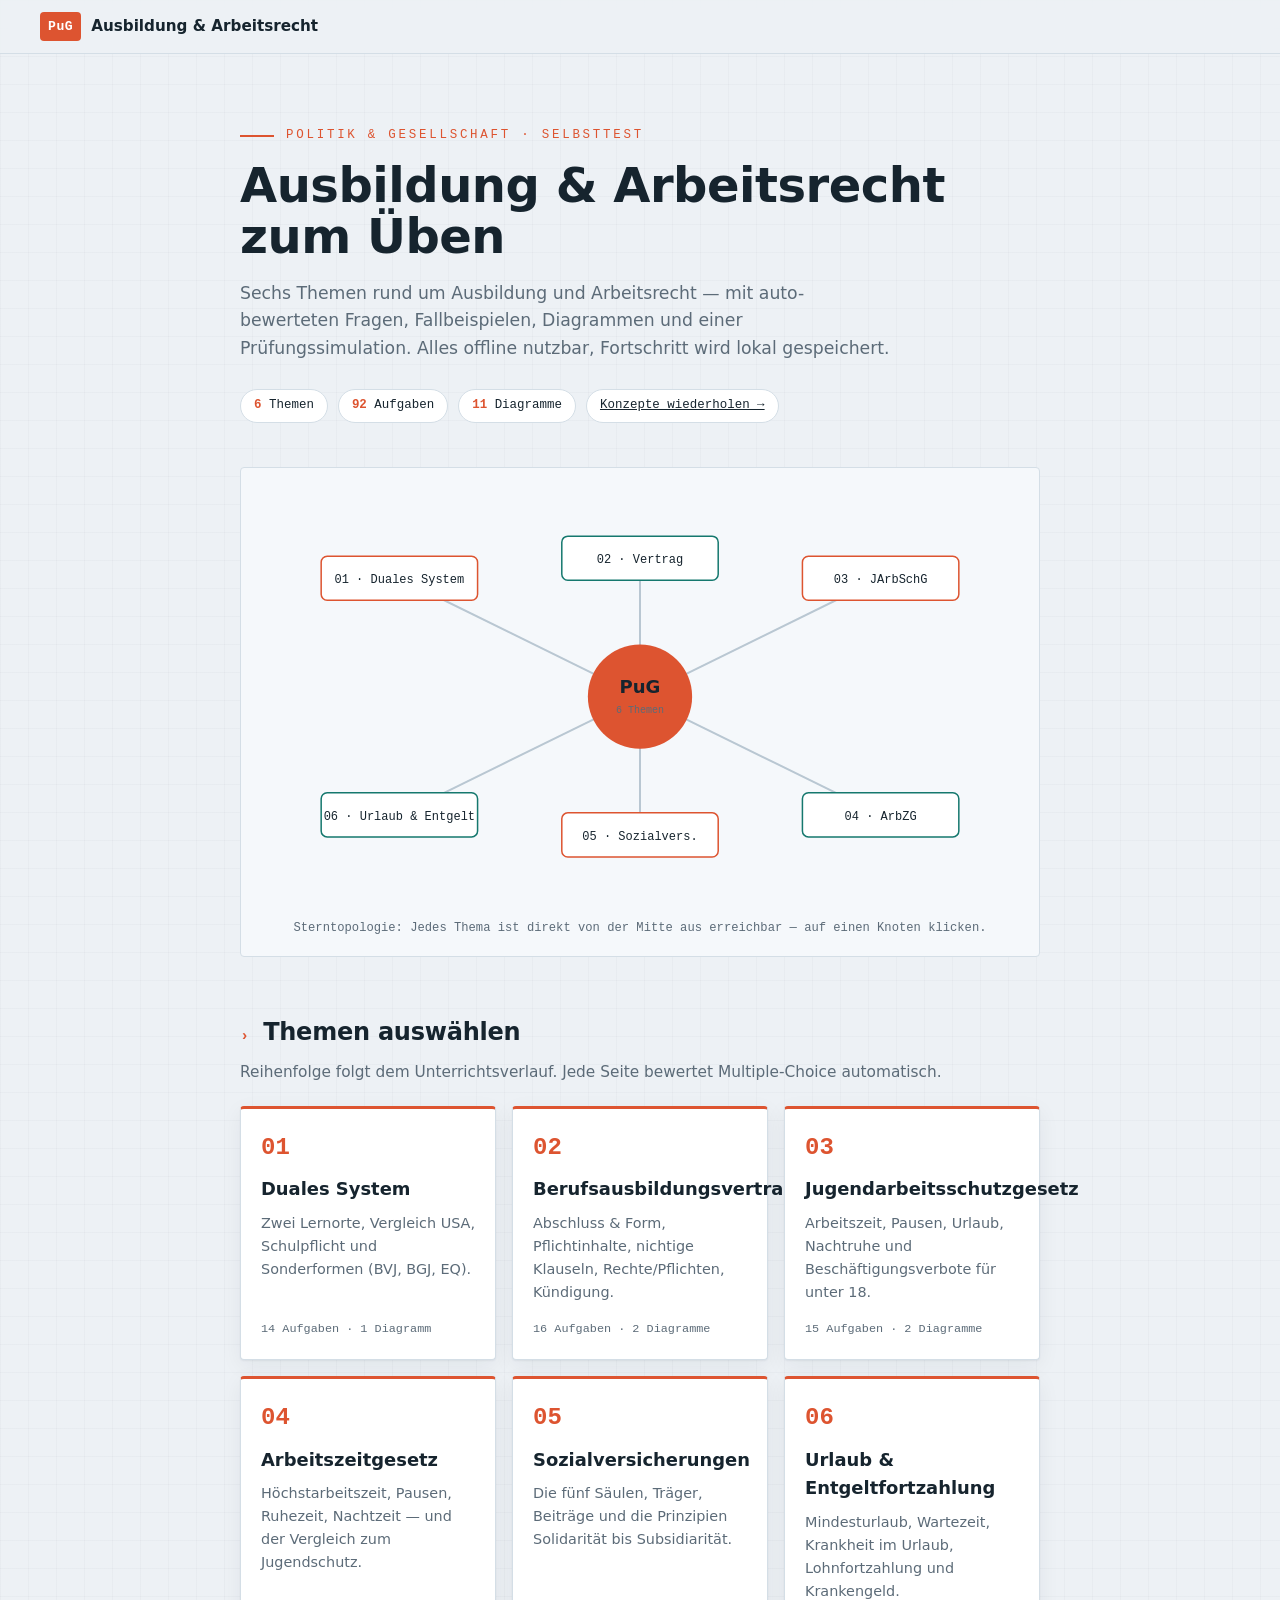
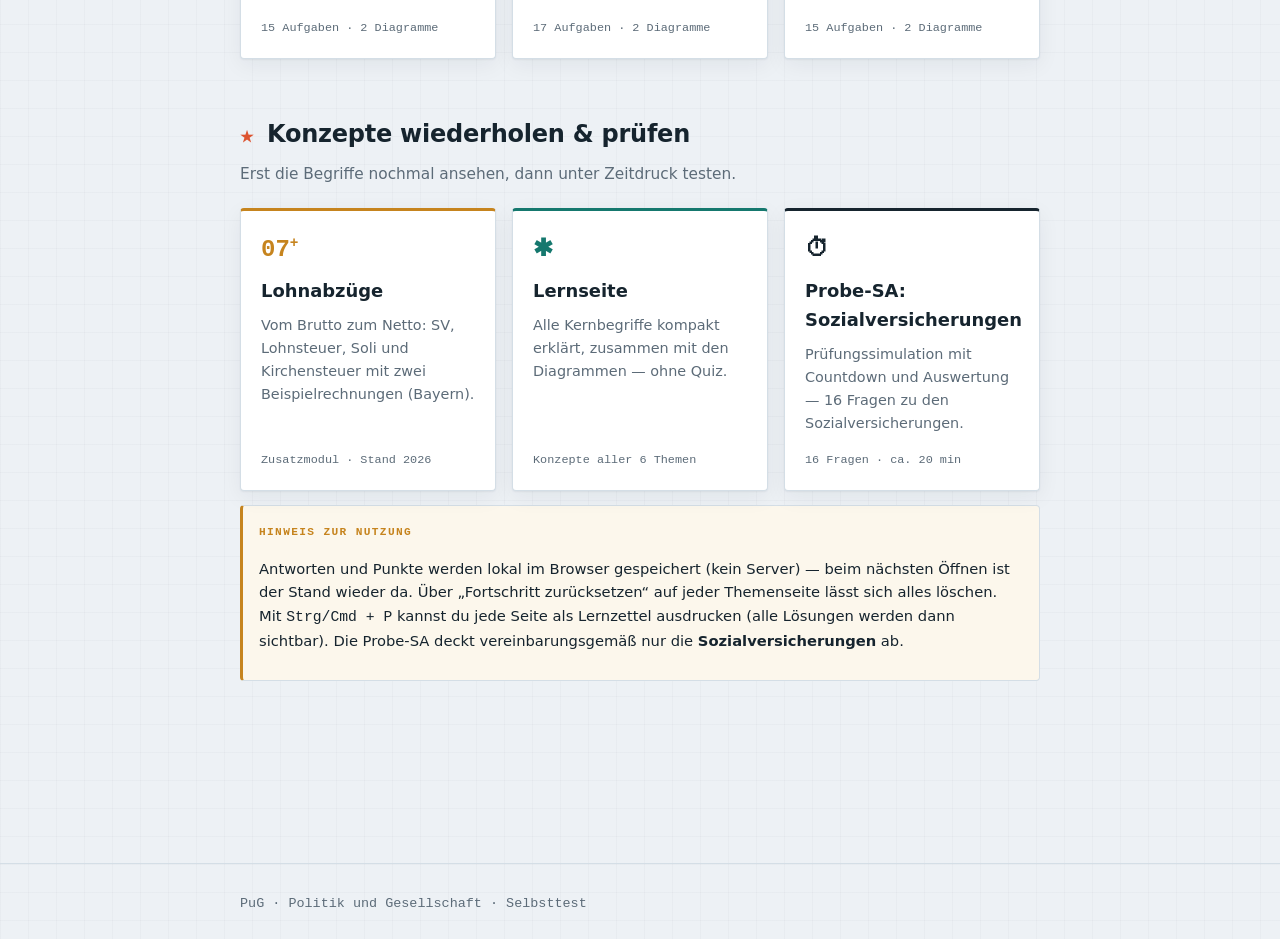
<file: index.html>
<!DOCTYPE html>
<html lang="de">
<head>
<meta charset="utf-8">
<meta name="viewport" content="width=device-width, initial-scale=1">
<title>PuG · Ausbildung &amp; Arbeitsrecht — Selbsttest</title>
<link rel="stylesheet" href="assets/style.css">
<link rel="stylesheet" href="assets/print.css">
</head>
<body>
<header class="topbar">
  <a class="brand" href="index.html"><span class="mark">PuG</span><b>Ausbildung &amp; Arbeitsrecht</b></a>
  <div class="spacer"></div>
</header>
<main><div class="wrap">
  <section class="hero">
    <p class="eyebrow">Politik &amp; Gesellschaft · Selbsttest</p>
    <h1>Ausbildung &amp; Arbeitsrecht zum Üben</h1>
    <p class="lede">Sechs Themen rund um Ausbildung und Arbeitsrecht — mit auto-bewerteten Fragen, Fallbeispielen,
      Diagrammen und einer Prüfungssimulation. Alles offline nutzbar, Fortschritt wird lokal gespeichert.</p>
    <div class="hero-meta">
      <span class="pill"><b>6</b> Themen</span>
      <span class="pill"><b>92</b> Aufgaben</span>
      <span class="pill"><b>11</b> Diagramme</span>
      <a class="pill" href="lernseite.html">Konzepte wiederholen →</a>
    </div>
  </section>

  <figure class="diagram">
    <svg viewBox="0 0 760 420" role="img" aria-label="Navigations-Sterndiagramm mit den sechs Themen rund um die zentrale PuG-Marke">
      <!-- spokes -->
      <line x1="380" y1="210" x2="140" y2="92"  stroke="#B9C7D2" stroke-width="2"/>
      <line x1="380" y1="210" x2="380" y2="72"  stroke="#B9C7D2" stroke-width="2"/>
      <line x1="380" y1="210" x2="620" y2="92"  stroke="#B9C7D2" stroke-width="2"/>
      <line x1="380" y1="210" x2="620" y2="328" stroke="#B9C7D2" stroke-width="2"/>
      <line x1="380" y1="210" x2="380" y2="348" stroke="#B9C7D2" stroke-width="2"/>
      <line x1="380" y1="210" x2="140" y2="328" stroke="#B9C7D2" stroke-width="2"/>
      <!-- hub -->
      <circle cx="380" cy="210" r="52" fill="#DD5430"/>
      <text x="380" y="206" text-anchor="middle" class="svg-title" fill="#fff" style="font-size:18px">PuG</text>
      <text x="380" y="226" text-anchor="middle" class="svg-label-sm" fill="#FBEAE3">6 Themen</text>
      <!-- node 01 -->
      <a href="01-duales-system.html">
        <rect x="62"  y="70" width="156" height="44" rx="6" fill="#FFFFFF" stroke="#DD5430" stroke-width="1.5"/>
        <text x="140" y="97" text-anchor="middle" class="svg-label">01 · Duales System</text>
      </a>
      <!-- node 02 -->
      <a href="02-ausbildungsvertrag.html">
        <rect x="302" y="50" width="156" height="44" rx="6" fill="#FFFFFF" stroke="#15786E" stroke-width="1.5"/>
        <text x="380" y="77" text-anchor="middle" class="svg-label">02 · Vertrag</text>
      </a>
      <!-- node 03 -->
      <a href="03-jugendarbeitsschutz.html">
        <rect x="542" y="70" width="156" height="44" rx="6" fill="#FFFFFF" stroke="#DD5430" stroke-width="1.5"/>
        <text x="620" y="97" text-anchor="middle" class="svg-label">03 · JArbSchG</text>
      </a>
      <!-- node 04 -->
      <a href="04-arbeitszeitgesetz.html">
        <rect x="542" y="306" width="156" height="44" rx="6" fill="#FFFFFF" stroke="#15786E" stroke-width="1.5"/>
        <text x="620" y="333" text-anchor="middle" class="svg-label">04 · ArbZG</text>
      </a>
      <!-- node 05 -->
      <a href="05-sozialversicherungen.html">
        <rect x="302" y="326" width="156" height="44" rx="6" fill="#FFFFFF" stroke="#DD5430" stroke-width="1.5"/>
        <text x="380" y="353" text-anchor="middle" class="svg-label">05 · Sozialvers.</text>
      </a>
      <!-- node 06 -->
      <a href="06-urlaub-entgelt.html">
        <rect x="62"  y="306" width="156" height="44" rx="6" fill="#FFFFFF" stroke="#15786E" stroke-width="1.5"/>
        <text x="140" y="333" text-anchor="middle" class="svg-label">06 · Urlaub &amp; Entgelt</text>
      </a>
    </svg>
    <figcaption>Sterntopologie: Jedes Thema ist direkt von der Mitte aus erreichbar — auf einen Knoten klicken.</figcaption>
  </figure>

  <div class="sec-head"><span class="ix">›</span><h2>Themen auswählen</h2></div>
  <p class="sec-sub">Reihenfolge folgt dem Unterrichtsverlauf. Jede Seite bewertet Multiple-Choice automatisch.</p>
  <div class="topic-grid">
    <a class="topic-card" href="01-duales-system.html">
      <span class="tc-num">01</span><h3>Duales System</h3>
      <p>Zwei Lernorte, Vergleich USA, Schulpflicht und Sonderformen (BVJ, BGJ, EQ).</p>
      <span class="tc-meta">14 Aufgaben · 1 Diagramm</span>
    </a>
    <a class="topic-card" href="02-ausbildungsvertrag.html">
      <span class="tc-num">02</span><h3>Berufsausbildungsvertrag</h3>
      <p>Abschluss &amp; Form, Pflichtinhalte, nichtige Klauseln, Rechte/Pflichten, Kündigung.</p>
      <span class="tc-meta">16 Aufgaben · 2 Diagramme</span>
    </a>
    <a class="topic-card" href="03-jugendarbeitsschutz.html">
      <span class="tc-num">03</span><h3>Jugendarbeitsschutzgesetz</h3>
      <p>Arbeitszeit, Pausen, Urlaub, Nachtruhe und Beschäftigungsverbote für unter 18.</p>
      <span class="tc-meta">15 Aufgaben · 2 Diagramme</span>
    </a>
    <a class="topic-card" href="04-arbeitszeitgesetz.html">
      <span class="tc-num">04</span><h3>Arbeitszeitgesetz</h3>
      <p>Höchstarbeitszeit, Pausen, Ruhezeit, Nachtzeit — und der Vergleich zum Jugendschutz.</p>
      <span class="tc-meta">15 Aufgaben · 2 Diagramme</span>
    </a>
    <a class="topic-card" href="05-sozialversicherungen.html">
      <span class="tc-num">05</span><h3>Sozialversicherungen</h3>
      <p>Die fünf Säulen, Träger, Beiträge und die Prinzipien Solidarität bis Subsidiarität.</p>
      <span class="tc-meta">17 Aufgaben · 2 Diagramme</span>
    </a>
    <a class="topic-card" href="06-urlaub-entgelt.html">
      <span class="tc-num">06</span><h3>Urlaub &amp; Entgeltfortzahlung</h3>
      <p>Mindesturlaub, Wartezeit, Krankheit im Urlaub, Lohnfortzahlung und Krankengeld.</p>
      <span class="tc-meta">15 Aufgaben · 2 Diagramme</span>
    </a>
  </div>

  <div class="sec-head"><span class="ix">★</span><h2>Konzepte wiederholen &amp; prüfen</h2></div>
  <p class="sec-sub">Erst die Begriffe nochmal ansehen, dann unter Zeitdruck testen.</p>
  <div class="topic-grid">
    <a class="topic-card" href="07-lohnabzuege.html" style="border-top-color:#C6841E">
      <span class="tc-num" style="color:#C6841E">07<sup style="font-size:.6em">+</sup></span><h3>Lohnabzüge</h3>
      <p>Vom Brutto zum Netto: SV, Lohnsteuer, Soli und Kirchensteuer mit zwei Beispielrechnungen (Bayern).</p>
      <span class="tc-meta">Zusatzmodul · Stand 2026</span>
    </a>
    <a class="topic-card" href="lernseite.html" style="border-top-color:#15786E">
      <span class="tc-num" style="color:#15786E">✱</span><h3>Lernseite</h3>
      <p>Alle Kernbegriffe kompakt erklärt, zusammen mit den Diagrammen — ohne Quiz.</p>
      <span class="tc-meta">Konzepte aller 6 Themen</span>
    </a>
    <a class="topic-card" href="pruefung.html" style="border-top-color:#16242E">
      <span class="tc-num" style="color:#16242E">⏱</span><h3>Probe-SA: Sozialversicherungen</h3>
      <p>Prüfungssimulation mit Countdown und Auswertung — 16 Fragen zu den Sozialversicherungen.</p>
      <span class="tc-meta">16 Fragen · ca. 20 min</span>
    </a>
  </div>

  <div class="note">
    <span class="lbl">Hinweis zur Nutzung</span>
    <p>Antworten und Punkte werden lokal im Browser gespeichert (kein Server) — beim nächsten Öffnen ist der Stand wieder da.
      Über „Fortschritt zurücksetzen“ auf jeder Themenseite lässt sich alles löschen. Mit <code>Strg/Cmd + P</code> kannst du jede Seite
      als Lernzettel ausdrucken (alle Lösungen werden dann sichtbar). Die Probe-SA deckt vereinbarungsgemäß nur die <strong>Sozialversicherungen</strong> ab.</p>
  </div>
</div></main>
<footer class="foot"><div class="wrap"><span class="mono">PuG · Politik und Gesellschaft · Selbsttest</span></div></footer>
</body>
</html>
</file>
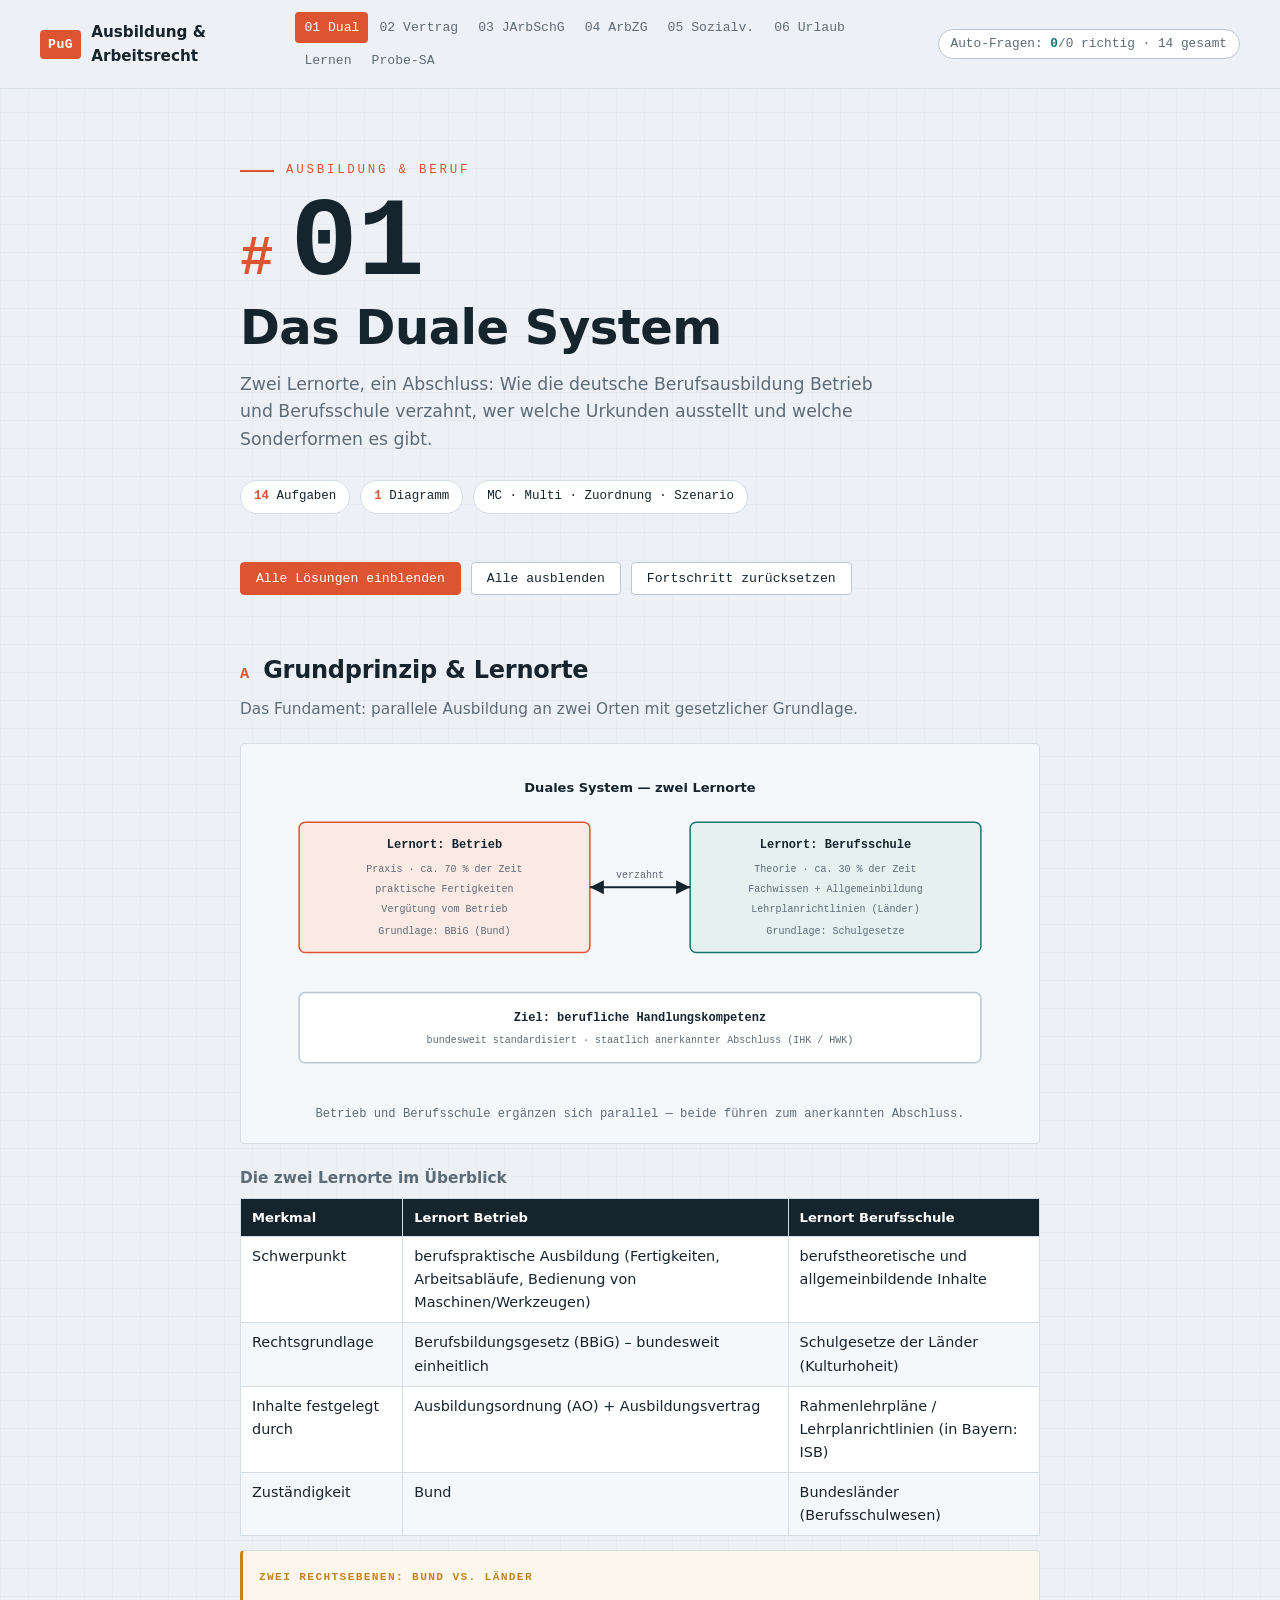
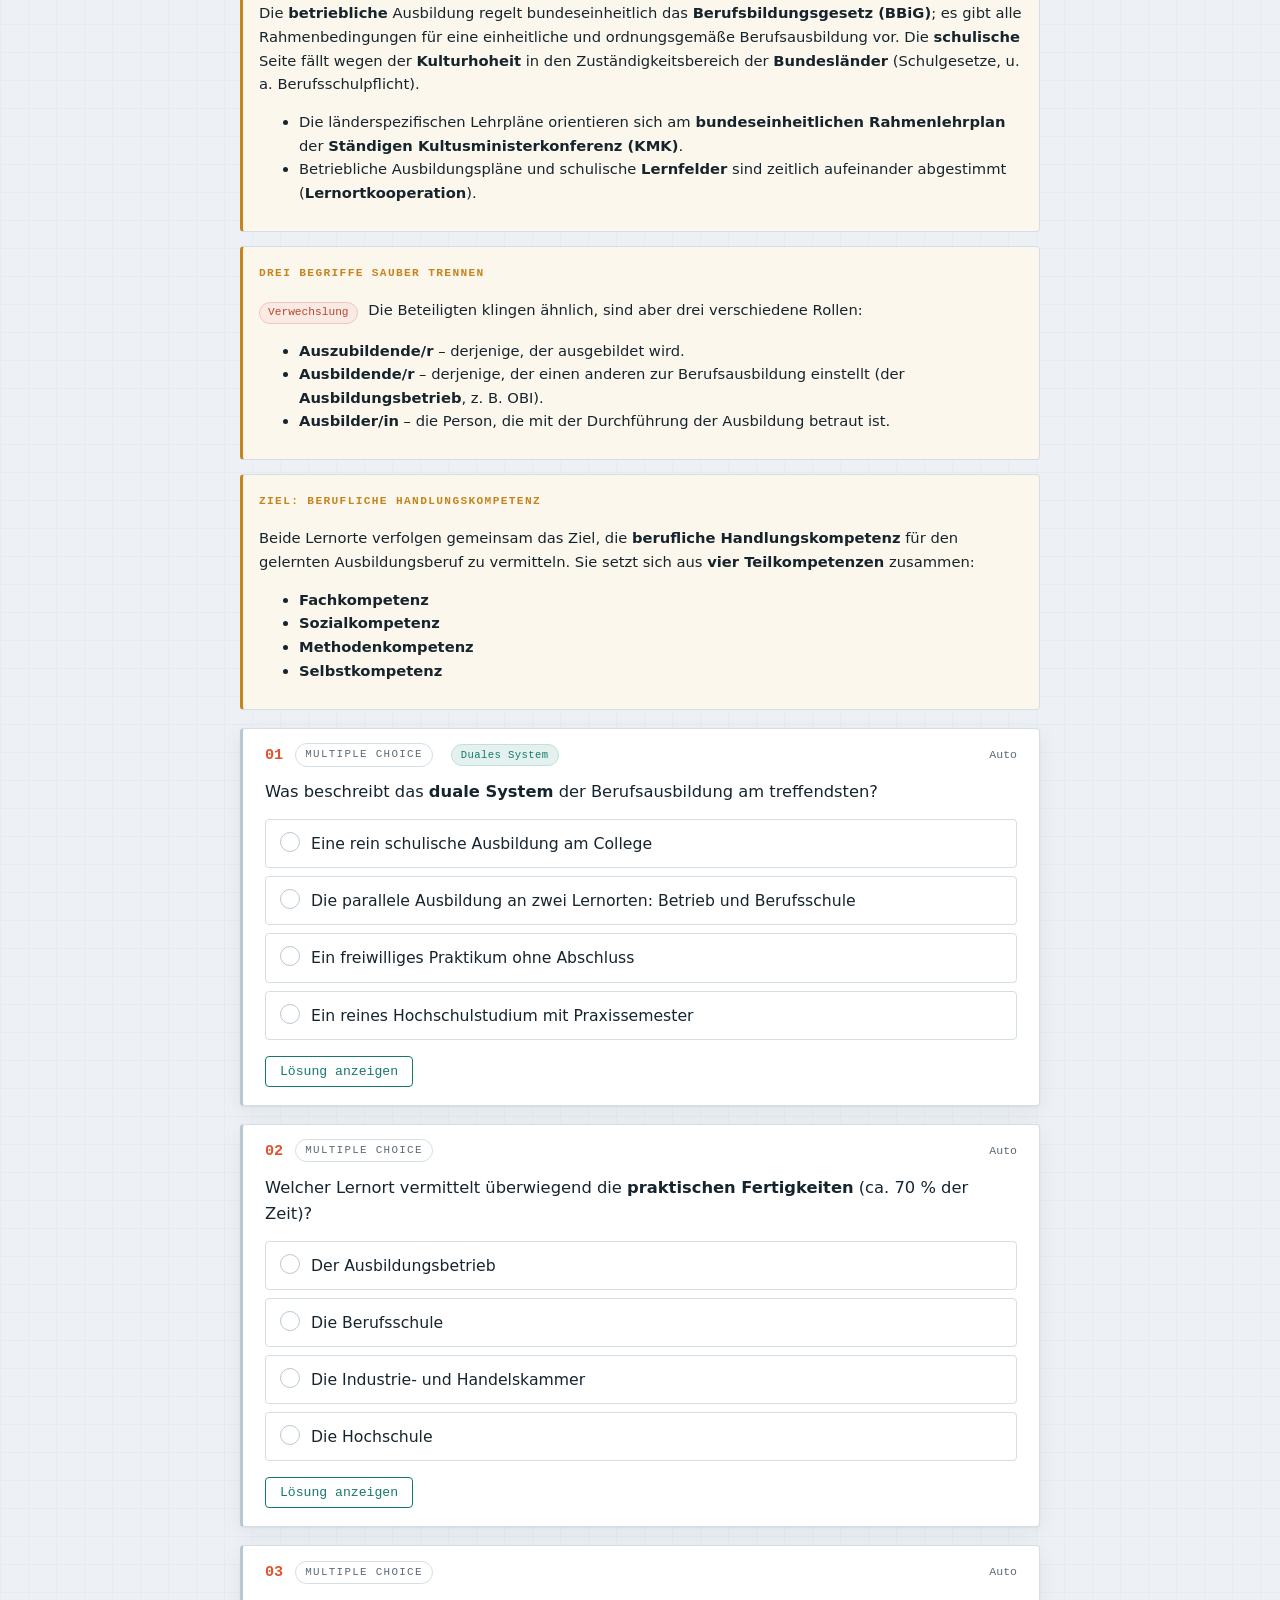
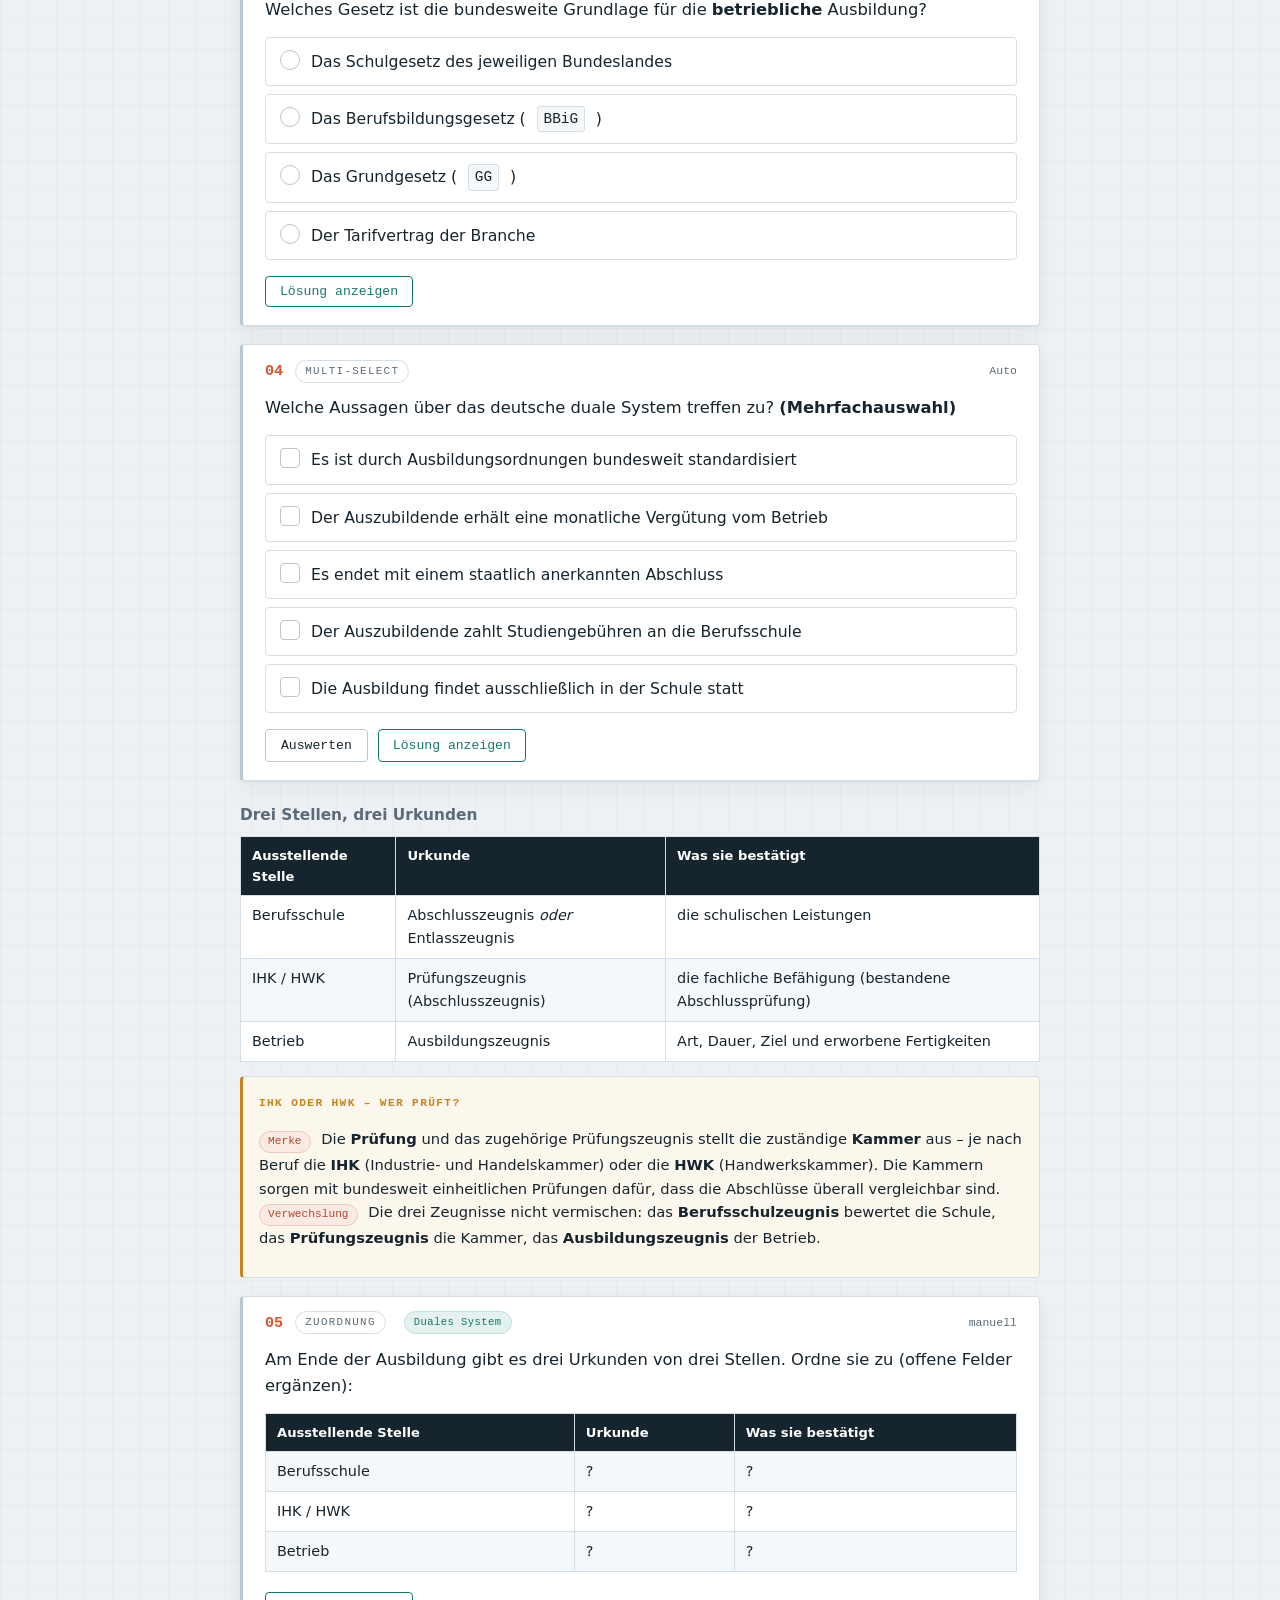
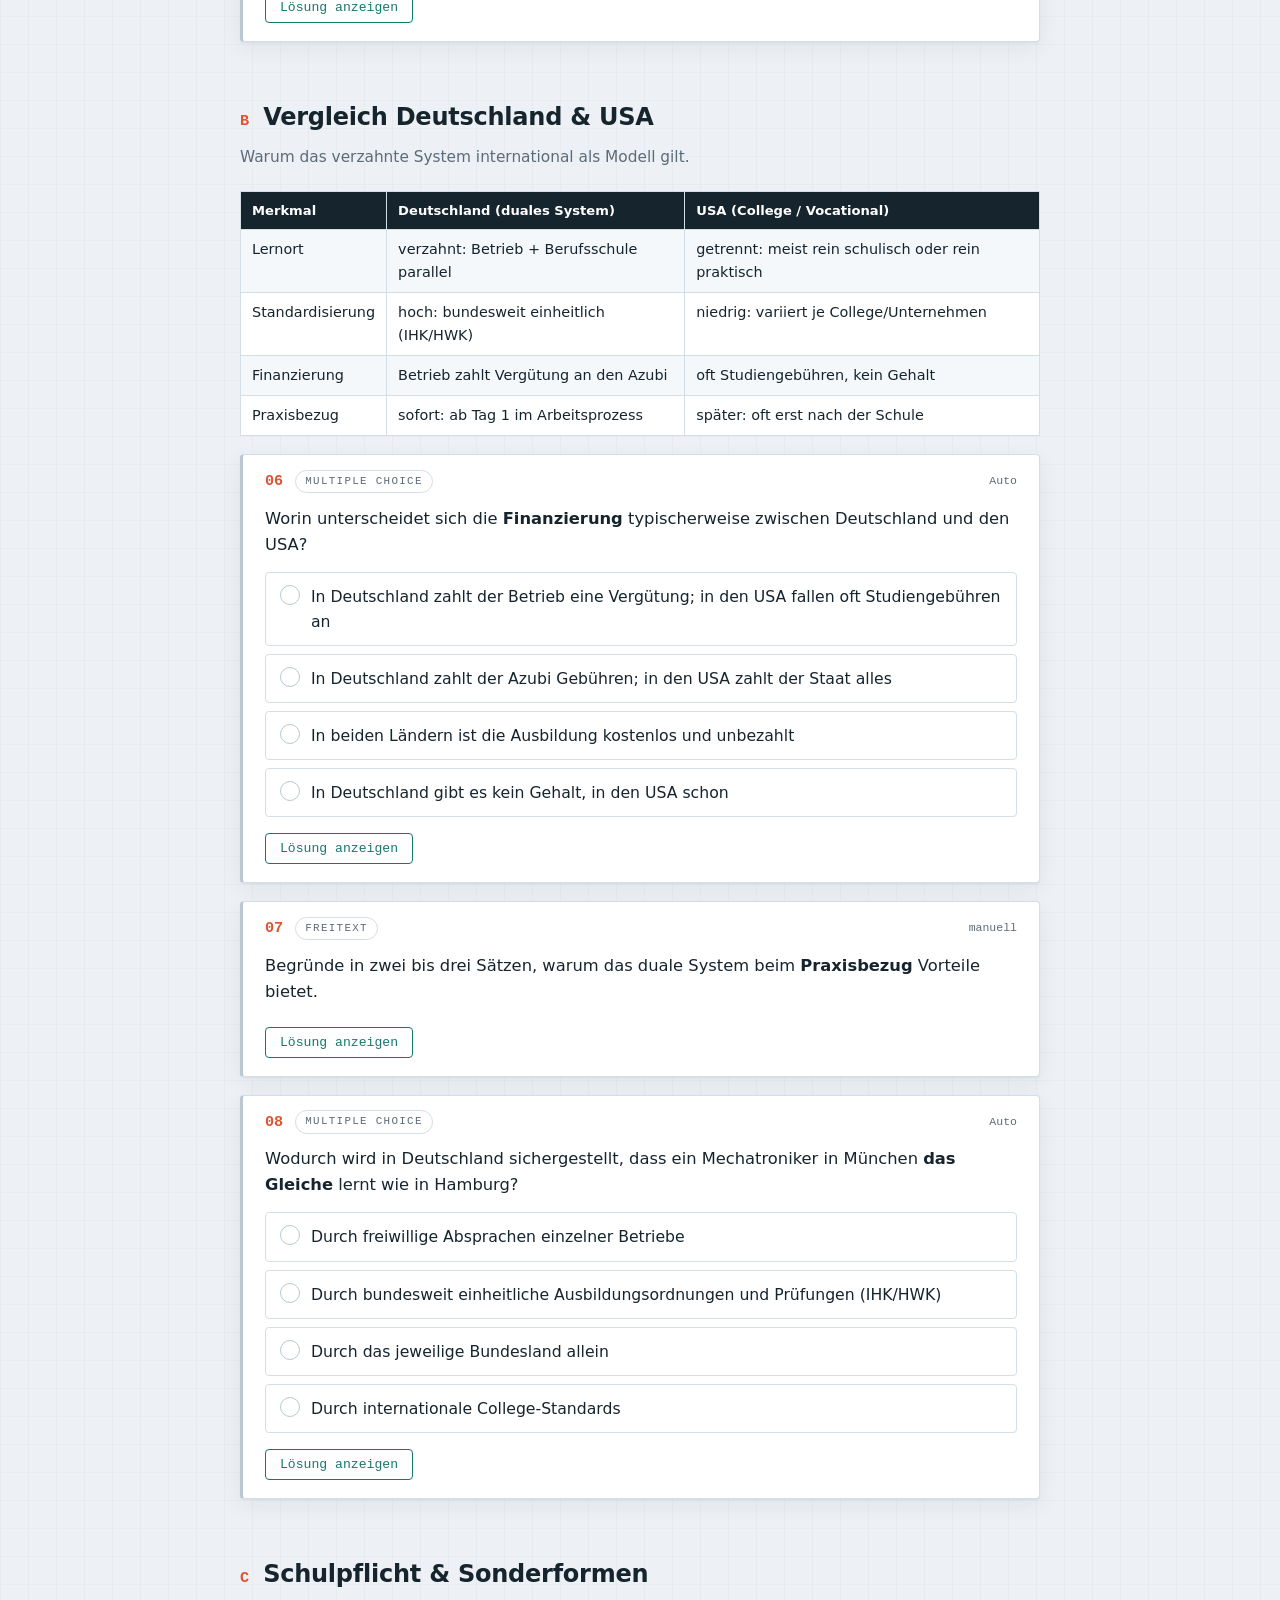
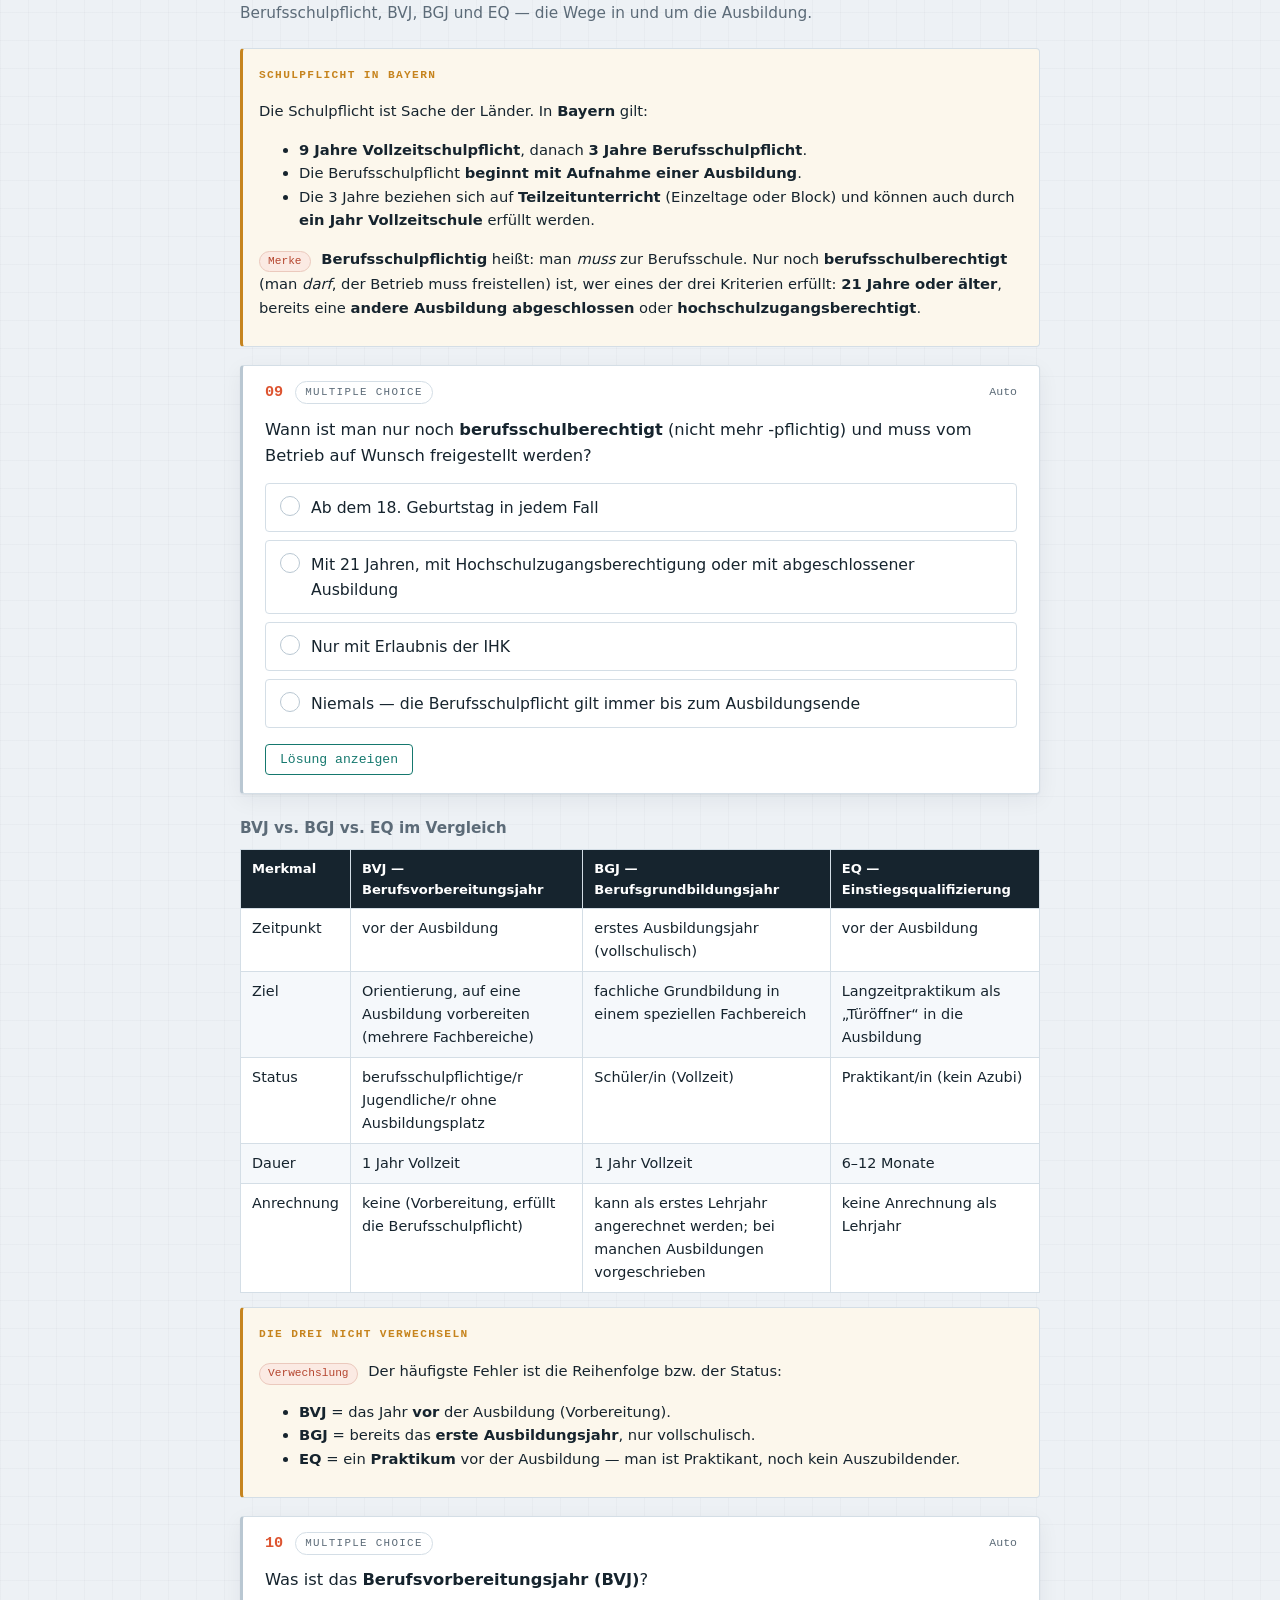
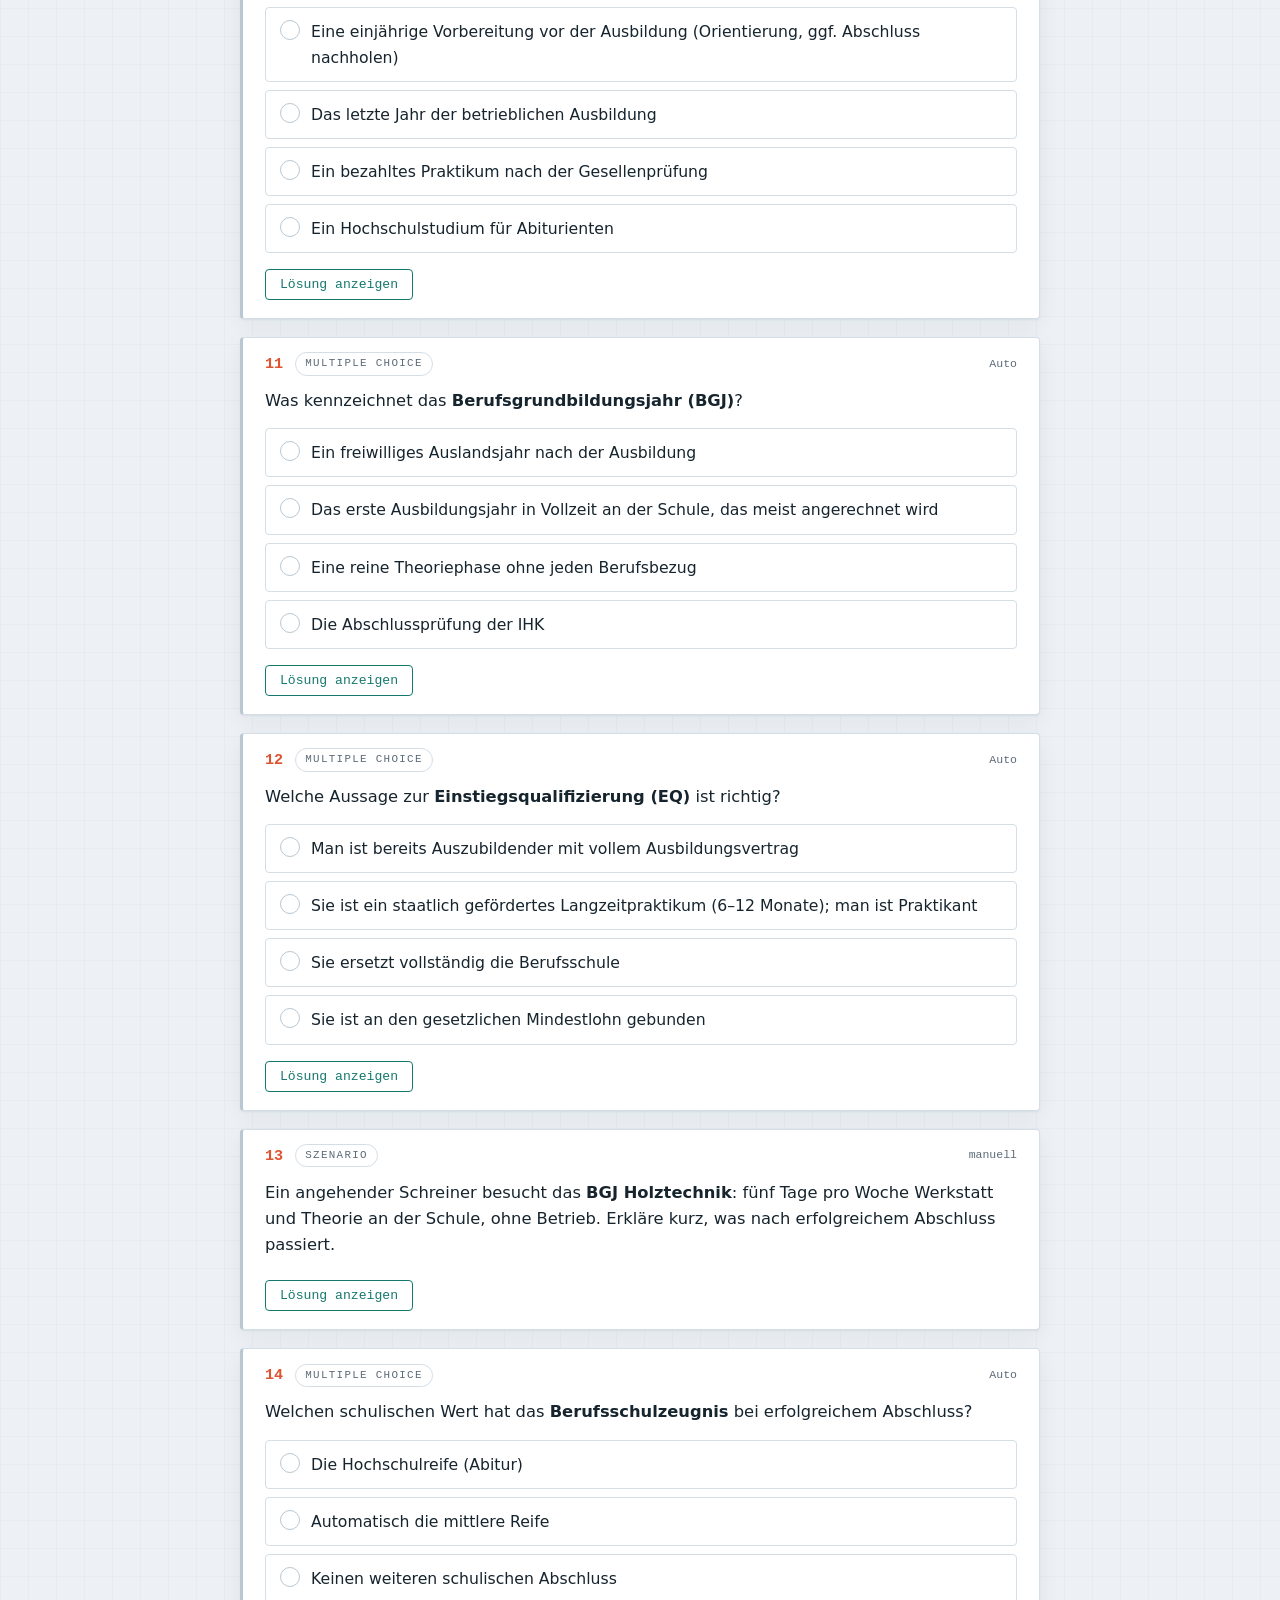
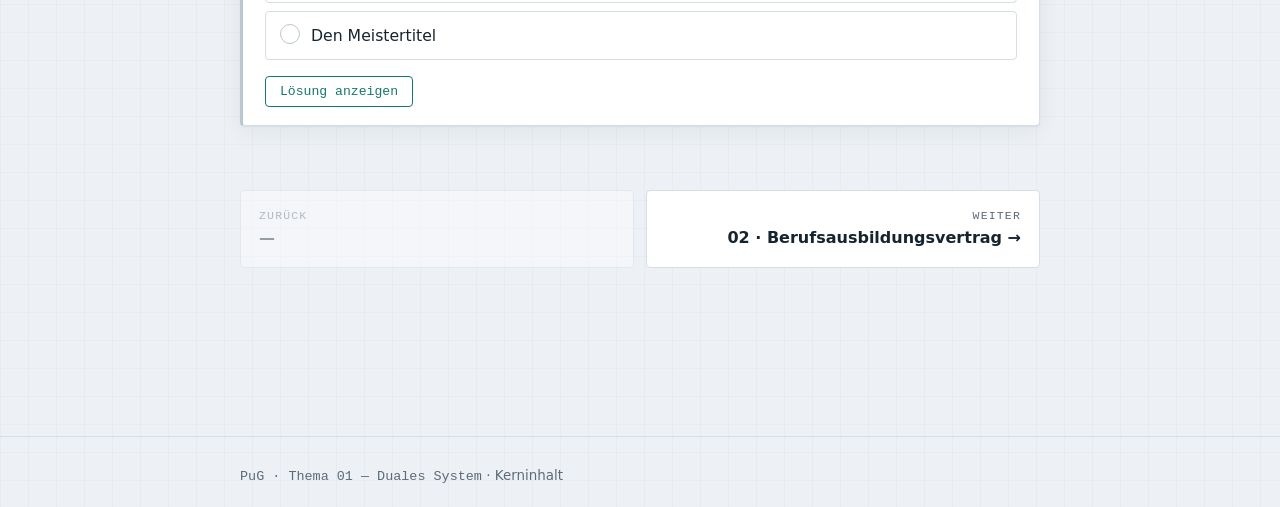
<file: 01-duales-system.html>
<!DOCTYPE html>
<html lang="de">
<head>
<meta charset="utf-8">
<meta name="viewport" content="width=device-width, initial-scale=1">
<title>01 · Duales System — PuG</title>
<link rel="stylesheet" href="assets/style.css">
<link rel="stylesheet" href="assets/print.css">
</head>
<body>
<header class="topbar">
  <a class="brand" href="index.html"><span class="mark">PuG</span><b>Ausbildung &amp; Arbeitsrecht</b></a>
  <nav class="topnav">
    <a href="01-duales-system.html" class="current">01 Dual</a>
    <a href="02-ausbildungsvertrag.html">02 Vertrag</a>
    <a href="03-jugendarbeitsschutz.html">03 JArbSchG</a>
    <a href="04-arbeitszeitgesetz.html">04 ArbZG</a>
    <a href="05-sozialversicherungen.html">05 Sozialv.</a>
    <a href="06-urlaub-entgelt.html">06 Urlaub</a>
    <a href="lernseite.html">Lernen</a>
    <a href="pruefung.html">Probe-SA</a>
  </nav>
  <div class="spacer"></div>
  <span class="scorechip" id="scorechip">Auto-Fragen: 0/0 richtig</span>
</header>
<main><div class="wrap">
  <section class="hero">
    <p class="eyebrow">Ausbildung &amp; Beruf</p>
    <div class="hero-num"><span class="hash">#</span>01</div>
    <h1>Das Duale System</h1>
    <p class="lede">Zwei Lernorte, ein Abschluss: Wie die deutsche Berufsausbildung Betrieb und
      Berufsschule verzahnt, wer welche Urkunden ausstellt und welche Sonderformen es gibt.</p>
    <div class="hero-meta">
      <span class="pill"><b>14</b> Aufgaben</span>
      <span class="pill"><b>1</b> Diagramm</span>
      <span class="pill">MC · Multi · Zuordnung · Szenario</span>
    </div>
  </section>
  <div class="controls">
    <button class="btn primary" id="show-all">Alle Lösungen einblenden</button>
    <button class="btn" id="hide-all">Alle ausblenden</button>
  </div>

  <div class="sec-head"><span class="ix">A</span><h2>Grundprinzip &amp; Lernorte</h2></div>
  <p class="sec-sub">Das Fundament: parallele Ausbildung an zwei Orten mit gesetzlicher Grundlage.</p>

  <figure class="diagram">
    <svg viewBox="0 0 760 330" role="img" aria-label="Das duale System mit den zwei Lernorten Betrieb und Berufsschule sowie der gesetzlichen Grundlage">
      <text x="380" y="30" text-anchor="middle" class="svg-title">Duales System — zwei Lernorte</text>
      <!-- Betrieb -->
      <rect x="40" y="60" width="290" height="130" rx="6" fill="#FBEAE3" stroke="#DD5430" stroke-width="1.5"/>
      <text x="185" y="86" text-anchor="middle" class="svg-label" style="font-weight:700">Lernort: Betrieb</text>
      <text x="185" y="110" text-anchor="middle" class="svg-label-sm">Praxis · ca. 70 % der Zeit</text>
      <text x="185" y="130" text-anchor="middle" class="svg-label-sm">praktische Fertigkeiten</text>
      <text x="185" y="150" text-anchor="middle" class="svg-label-sm">Vergütung vom Betrieb</text>
      <text x="185" y="172" text-anchor="middle" class="svg-label-sm">Grundlage: BBiG (Bund)</text>
      <!-- Berufsschule -->
      <rect x="430" y="60" width="290" height="130" rx="6" fill="#E4F1EF" stroke="#15786E" stroke-width="1.5"/>
      <text x="575" y="86" text-anchor="middle" class="svg-label" style="font-weight:700">Lernort: Berufsschule</text>
      <text x="575" y="110" text-anchor="middle" class="svg-label-sm">Theorie · ca. 30 % der Zeit</text>
      <text x="575" y="130" text-anchor="middle" class="svg-label-sm">Fachwissen + Allgemeinbildung</text>
      <text x="575" y="150" text-anchor="middle" class="svg-label-sm">Lehrplanrichtlinien (Länder)</text>
      <text x="575" y="172" text-anchor="middle" class="svg-label-sm">Grundlage: Schulgesetze</text>
      <!-- connecting double arrow -->
      <line x1="330" y1="125" x2="430" y2="125" stroke="#16242E" stroke-width="2"/>
      <polygon points="330,125 344,118 344,132" fill="#16242E"/>
      <polygon points="430,125 416,118 416,132" fill="#16242E"/>
      <text x="380" y="116" text-anchor="middle" class="svg-label-sm">verzahnt</text>
      <!-- Ziel bar -->
      <rect x="40" y="230" width="680" height="70" rx="6" fill="#FFFFFF" stroke="#B9C7D2" stroke-width="1.5"/>
      <text x="380" y="258" text-anchor="middle" class="svg-label" style="font-weight:700">Ziel: berufliche Handlungskompetenz</text>
      <text x="380" y="280" text-anchor="middle" class="svg-label-sm">bundesweit standardisiert · staatlich anerkannter Abschluss (IHK / HWK)</text>
    </svg>
    <figcaption>Betrieb und Berufsschule ergänzen sich parallel — beide führen zum anerkannten Abschluss.</figcaption>
  </figure>

  <p class="sec-sub" style="margin: 22px 0 8px; font-weight: 700">Die zwei Lernorte im Überblick</p>
  <div class="tbl-wrap"><table class="ref">
    <thead><tr><th>Merkmal</th><th>Lernort Betrieb</th><th>Lernort Berufsschule</th></tr></thead>
    <tbody>
      <tr><td>Schwerpunkt</td><td>berufspraktische Ausbildung (Fertigkeiten, Arbeitsabläufe, Bedienung von Maschinen/Werkzeugen)</td><td>berufstheoretische und allgemeinbildende Inhalte</td></tr>
      <tr><td>Rechtsgrundlage</td><td>Berufsbildungsgesetz (BBiG) – bundesweit einheitlich</td><td>Schulgesetze der Länder (Kulturhoheit)</td></tr>
      <tr><td>Inhalte festgelegt durch</td><td>Ausbildungsordnung (AO) + Ausbildungsvertrag</td><td>Rahmenlehrpläne / Lehrplanrichtlinien (in Bayern: ISB)</td></tr>
      <tr><td>Zuständigkeit</td><td>Bund</td><td>Bundesländer (Berufsschulwesen)</td></tr>
    </tbody>
  </table></div>

  <div class="note">
    <span class="lbl">Zwei Rechtsebenen: Bund vs. Länder</span>
    <p>Die <strong>betriebliche</strong> Ausbildung regelt bundeseinheitlich das
      <strong>Berufsbildungsgesetz (BBiG)</strong>; es gibt alle Rahmenbedingungen für eine
      einheitliche und ordnungsgemäße Berufsausbildung vor. Die <strong>schulische</strong> Seite
      fällt wegen der <strong>Kulturhoheit</strong> in den Zuständigkeitsbereich der
      <strong>Bundesländer</strong> (Schulgesetze, u. a. Berufsschulpflicht).</p>
    <ul>
      <li>Die länderspezifischen Lehrpläne orientieren sich am <strong>bundeseinheitlichen Rahmenlehrplan</strong> der <strong>Ständigen Kultusministerkonferenz (KMK)</strong>.</li>
      <li>Betriebliche Ausbildungspläne und schulische <strong>Lernfelder</strong> sind zeitlich aufeinander abgestimmt (<strong>Lernortkooperation</strong>).</li>
    </ul>
  </div>

  <div class="note">
    <span class="lbl">Drei Begriffe sauber trennen</span>
    <p><span class="tag-mistake">Verwechslung</span> Die Beteiligten klingen ähnlich, sind aber drei verschiedene Rollen:</p>
    <ul>
      <li><strong>Auszubildende/r</strong> – derjenige, der ausgebildet wird.</li>
      <li><strong>Ausbildende/r</strong> – derjenige, der einen anderen zur Berufsausbildung einstellt (der <strong>Ausbildungsbetrieb</strong>, z. B. OBI).</li>
      <li><strong>Ausbilder/in</strong> – die Person, die mit der Durchführung der Ausbildung betraut ist.</li>
    </ul>
  </div>

  <div class="note">
    <span class="lbl">Ziel: berufliche Handlungskompetenz</span>
    <p>Beide Lernorte verfolgen gemeinsam das Ziel, die <strong>berufliche Handlungskompetenz</strong>
      für den gelernten Ausbildungsberuf zu vermitteln. Sie setzt sich aus <strong>vier Teilkompetenzen</strong> zusammen:</p>
    <ul>
      <li><strong>Fachkompetenz</strong></li>
      <li><strong>Sozialkompetenz</strong></li>
      <li><strong>Methodenkompetenz</strong></li>
      <li><strong>Selbstkompetenz</strong></li>
    </ul>
  </div>

  <article class="q">
    <div class="q-head"><span class="q-num">01</span><span class="q-type">Multiple Choice</span><span class="q-src">Duales System</span><span class="q-pts">Auto</span></div>
    <div class="q-body">
      <p class="q-text">Was beschreibt das <strong>duale System</strong> der Berufsausbildung am treffendsten?</p>
      <ul class="q-options" data-multi="false">
        <li class="opt"><span class="tick"></span>Eine rein schulische Ausbildung am College</li>
        <li class="opt" data-correct="true"><span class="tick"></span>Die parallele Ausbildung an zwei Lernorten: Betrieb und Berufsschule</li>
        <li class="opt"><span class="tick"></span>Ein freiwilliges Praktikum ohne Abschluss</li>
        <li class="opt"><span class="tick"></span>Ein reines Hochschulstudium mit Praxissemester</li>
      </ul>
    </div>
    <div class="q-foot"><button class="q-reveal" aria-expanded="false">Lösung anzeigen</button></div>
    <div class="q-solution" hidden><span class="sol-label">Lösung</span><p>„Dual“ = <strong>zwei Lernorte</strong>: der <strong>Betrieb</strong> (Praxis, ca. 70 %) und die
      <strong>Berufsschule</strong> (Theorie, ca. 30 %). Beide laufen parallel und ergänzen sich.</p></div>
  </article>

  <article class="q">
    <div class="q-head"><span class="q-num">02</span><span class="q-type">Multiple Choice</span><span class="q-pts">Auto</span></div>
    <div class="q-body">
      <p class="q-text">Welcher Lernort vermittelt überwiegend die <strong>praktischen Fertigkeiten</strong> (ca. 70 % der Zeit)?</p>
      <ul class="q-options" data-multi="false">
        <li class="opt" data-correct="true"><span class="tick"></span>Der Ausbildungsbetrieb</li>
        <li class="opt"><span class="tick"></span>Die Berufsschule</li>
        <li class="opt"><span class="tick"></span>Die Industrie- und Handelskammer</li>
        <li class="opt"><span class="tick"></span>Die Hochschule</li>
      </ul>
    </div>
    <div class="q-foot"><button class="q-reveal" aria-expanded="false">Lösung anzeigen</button></div>
    <div class="q-solution" hidden><span class="sol-label">Lösung</span><p>Der <strong>Betrieb</strong> vermittelt die praktischen Fertigkeiten und Berufserfahrung
      (ca. 70 %). Die <strong>Berufsschule</strong> ergänzt das theoretische Fachwissen und die Allgemeinbildung (ca. 30 %).</p></div>
  </article>

  <article class="q">
    <div class="q-head"><span class="q-num">03</span><span class="q-type">Multiple Choice</span><span class="q-pts">Auto</span></div>
    <div class="q-body">
      <p class="q-text">Welches Gesetz ist die bundesweite Grundlage für die <strong>betriebliche</strong> Ausbildung?</p>
      <ul class="q-options" data-multi="false">
        <li class="opt"><span class="tick"></span>Das Schulgesetz des jeweiligen Bundeslandes</li>
        <li class="opt" data-correct="true"><span class="tick"></span>Das Berufsbildungsgesetz (<code>BBiG</code>)</li>
        <li class="opt"><span class="tick"></span>Das Grundgesetz (<code>GG</code>)</li>
        <li class="opt"><span class="tick"></span>Der Tarifvertrag der Branche</li>
      </ul>
    </div>
    <div class="q-foot"><button class="q-reveal" aria-expanded="false">Lösung anzeigen</button></div>
    <div class="q-solution" hidden><span class="sol-label">Lösung</span><p>Das <code>BBiG</code> regelt bundeseinheitlich die betriebliche Ausbildung. Die
      <strong>schulische</strong> Seite regeln dagegen die <strong>Schulgesetze der Länder</strong>. Konkrete Inhalte legt die
      <strong>Ausbildungsordnung (AO)</strong> bzw. der Ausbildungsrahmenplan fest.</p></div>
  </article>

  <article class="q">
    <div class="q-head"><span class="q-num">04</span><span class="q-type">Multi-Select</span><span class="q-pts">Auto</span></div>
    <div class="q-body">
      <p class="q-text">Welche Aussagen über das deutsche duale System treffen zu? <strong>(Mehrfachauswahl)</strong></p>
      <ul class="q-options" data-multi="true">
        <li class="opt" data-correct="true"><span class="tick"></span>Es ist durch Ausbildungsordnungen bundesweit standardisiert</li>
        <li class="opt" data-correct="true"><span class="tick"></span>Der Auszubildende erhält eine monatliche Vergütung vom Betrieb</li>
        <li class="opt" data-correct="true"><span class="tick"></span>Es endet mit einem staatlich anerkannten Abschluss</li>
        <li class="opt"><span class="tick"></span>Der Auszubildende zahlt Studiengebühren an die Berufsschule</li>
        <li class="opt"><span class="tick"></span>Die Ausbildung findet ausschließlich in der Schule statt</li>
      </ul>
    </div>
    <div class="q-foot"><button class="q-check btn">Auswerten</button><button class="q-reveal" aria-expanded="false">Lösung anzeigen</button></div>
    <div class="q-solution" hidden><span class="sol-label">Lösung</span><p>Richtig sind die ersten drei: <strong>Standardisierung</strong> (durch AO),
      <strong>Vergütung vom Betrieb</strong> und <strong>anerkannter Abschluss</strong>. Anders als im US-amerikanischen College-Modell
      zahlt der Azubi keine Gebühren, sondern verdient — und lernt nicht rein schulisch.</p></div>
  </article>

  <p class="sec-sub" style="margin: 22px 0 8px; font-weight: 700">Drei Stellen, drei Urkunden</p>
  <div class="tbl-wrap"><table class="ref">
    <thead><tr><th>Ausstellende Stelle</th><th>Urkunde</th><th>Was sie bestätigt</th></tr></thead>
    <tbody>
      <tr><td>Berufsschule</td><td>Abschlusszeugnis <em>oder</em> Entlasszeugnis</td><td>die schulischen Leistungen</td></tr>
      <tr><td>IHK / HWK</td><td>Prüfungszeugnis (Abschlusszeugnis)</td><td>die fachliche Befähigung (bestandene Abschlussprüfung)</td></tr>
      <tr><td>Betrieb</td><td>Ausbildungszeugnis</td><td>Art, Dauer, Ziel und erworbene Fertigkeiten</td></tr>
    </tbody>
  </table></div>

  <div class="note">
    <span class="lbl">IHK oder HWK – wer prüft?</span>
    <p><span class="tag-mistake">Merke</span> Die <strong>Prüfung</strong> und das zugehörige
      Prüfungszeugnis stellt die zuständige <strong>Kammer</strong> aus – je nach Beruf die
      <strong>IHK</strong> (Industrie- und Handelskammer) oder die <strong>HWK</strong>
      (Handwerkskammer). Die Kammern sorgen mit bundesweit einheitlichen Prüfungen dafür, dass die
      Abschlüsse überall vergleichbar sind. <span class="tag-mistake">Verwechslung</span> Die drei
      Zeugnisse nicht vermischen: das <strong>Berufsschulzeugnis</strong> bewertet die Schule, das
      <strong>Prüfungszeugnis</strong> die Kammer, das <strong>Ausbildungszeugnis</strong> der Betrieb.</p>
  </div>

  <article class="q">
    <div class="q-head"><span class="q-num">05</span><span class="q-type">Zuordnung</span><span class="q-src">Duales System</span><span class="q-pts">manuell</span></div>
    <div class="q-body">
      <p class="q-text">Am Ende der Ausbildung gibt es drei Urkunden von drei Stellen. Ordne sie zu (offene Felder ergänzen):</p>
      <div class="tbl-wrap"><table class="ref">
        <tr><th>Ausstellende Stelle</th><th>Urkunde</th><th>Was sie bestätigt</th></tr>
        <tr><td>Berufsschule</td><td>?</td><td>?</td></tr>
        <tr><td>IHK / HWK</td><td>?</td><td>?</td></tr>
        <tr><td>Betrieb</td><td>?</td><td>?</td></tr>
      </table></div>
    </div>
    <div class="q-foot"><button class="q-reveal" aria-expanded="false">Lösung anzeigen</button></div>
    <div class="q-solution" hidden><span class="sol-label">Musterlösung</span>
      <div class="tbl-wrap"><table class="ref">
        <tr><th>Stelle</th><th>Urkunde</th><th>Bestätigt</th></tr>
        <tr><td>Berufsschule</td><td>Abschlusszeugnis (bzw. Entlassungszeugnis)</td><td>die schulischen Leistungen</td></tr>
        <tr><td>IHK / HWK</td><td>IHK-/HWK-Prüfungszeugnis</td><td>die fachliche Befähigung</td></tr>
        <tr><td>Betrieb</td><td>Ausbildungszeugnis</td><td>Art, Dauer, Ziel und erworbene Fertigkeiten</td></tr>
      </table></div>
    </div>
  </article>

  <div class="sec-head"><span class="ix">B</span><h2>Vergleich Deutschland &amp; USA</h2></div>
  <p class="sec-sub">Warum das verzahnte System international als Modell gilt.</p>

  <div class="tbl-wrap"><table class="ref">
    <tr><th>Merkmal</th><th>Deutschland (duales System)</th><th>USA (College / Vocational)</th></tr>
    <tr><td>Lernort</td><td>verzahnt: Betrieb + Berufsschule parallel</td><td>getrennt: meist rein schulisch oder rein praktisch</td></tr>
    <tr><td>Standardisierung</td><td>hoch: bundesweit einheitlich (IHK/HWK)</td><td>niedrig: variiert je College/Unternehmen</td></tr>
    <tr><td>Finanzierung</td><td>Betrieb zahlt Vergütung an den Azubi</td><td>oft Studiengebühren, kein Gehalt</td></tr>
    <tr><td>Praxisbezug</td><td>sofort: ab Tag 1 im Arbeitsprozess</td><td>später: oft erst nach der Schule</td></tr>
  </table></div>

  <article class="q">
    <div class="q-head"><span class="q-num">06</span><span class="q-type">Multiple Choice</span><span class="q-pts">Auto</span></div>
    <div class="q-body">
      <p class="q-text">Worin unterscheidet sich die <strong>Finanzierung</strong> typischerweise zwischen Deutschland und den USA?</p>
      <ul class="q-options" data-multi="false">
        <li class="opt" data-correct="true"><span class="tick"></span>In Deutschland zahlt der Betrieb eine Vergütung; in den USA fallen oft Studiengebühren an</li>
        <li class="opt"><span class="tick"></span>In Deutschland zahlt der Azubi Gebühren; in den USA zahlt der Staat alles</li>
        <li class="opt"><span class="tick"></span>In beiden Ländern ist die Ausbildung kostenlos und unbezahlt</li>
        <li class="opt"><span class="tick"></span>In Deutschland gibt es kein Gehalt, in den USA schon</li>
      </ul>
    </div>
    <div class="q-foot"><button class="q-reveal" aria-expanded="false">Lösung anzeigen</button></div>
    <div class="q-solution" hidden><span class="sol-label">Lösung</span><p>Der deutsche Azubi <strong>verdient</strong> (monatliche Vergütung vom Betrieb),
      während im US-College-Modell häufig <strong>Studiengebühren</strong> anfallen und während der schulischen Phase kein Gehalt gezahlt wird.</p></div>
  </article>

  <article class="q">
    <div class="q-head"><span class="q-num">07</span><span class="q-type">Freitext</span><span class="q-pts">manuell</span></div>
    <div class="q-body">
      <p class="q-text">Begründe in zwei bis drei Sätzen, warum das duale System beim <strong>Praxisbezug</strong> Vorteile bietet.</p>
    </div>
    <div class="q-foot"><button class="q-reveal" aria-expanded="false">Lösung anzeigen</button></div>
    <div class="q-solution" hidden><span class="sol-label">Musterlösung</span><p>Auszubildende sind <strong>ab dem ersten Tag in echte Arbeitsprozesse eingebunden</strong>
      und wenden das in der Berufsschule gelernte Wissen sofort an. Dadurch sind sie nach dem Abschluss unmittelbar voll einsatzfähig,
      während im rein schulischen Modell die Praxis oft erst nach der Ausbildung beginnt.</p>
      <ul class="rubric">
        <li>Nennt die frühe/direkte Einbindung in den Betrieb</li>
        <li>Verknüpft Theorie (Schule) und Praxis (Betrieb)</li>
        <li>Folgert daraus die sofortige Einsatzfähigkeit</li>
      </ul>
    </div>
  </article>

  <article class="q">
    <div class="q-head"><span class="q-num">08</span><span class="q-type">Multiple Choice</span><span class="q-pts">Auto</span></div>
    <div class="q-body">
      <p class="q-text">Wodurch wird in Deutschland sichergestellt, dass ein Mechatroniker in München <strong>das Gleiche</strong> lernt wie in Hamburg?</p>
      <ul class="q-options" data-multi="false">
        <li class="opt"><span class="tick"></span>Durch freiwillige Absprachen einzelner Betriebe</li>
        <li class="opt" data-correct="true"><span class="tick"></span>Durch bundesweit einheitliche Ausbildungsordnungen und Prüfungen (IHK/HWK)</li>
        <li class="opt"><span class="tick"></span>Durch das jeweilige Bundesland allein</li>
        <li class="opt"><span class="tick"></span>Durch internationale College-Standards</li>
      </ul>
    </div>
    <div class="q-foot"><button class="q-reveal" aria-expanded="false">Lösung anzeigen</button></div>
    <div class="q-solution" hidden><span class="sol-label">Lösung</span><p>Die hohe <strong>Standardisierung</strong> entsteht durch bundesweit gültige
      <strong>Ausbildungsordnungen</strong> und einheitliche <strong>Prüfungen der Kammern</strong> (IHK/HWK) — daher sind Abschlüsse überall vergleichbar.</p></div>
  </article>

  <div class="sec-head"><span class="ix">C</span><h2>Schulpflicht &amp; Sonderformen</h2></div>
  <p class="sec-sub">Berufsschulpflicht, BVJ, BGJ und EQ — die Wege in und um die Ausbildung.</p>

  <div class="note">
    <span class="lbl">Schulpflicht in Bayern</span>
    <p>Die Schulpflicht ist Sache der Länder. In <strong>Bayern</strong> gilt:</p>
    <ul>
      <li><strong>9 Jahre Vollzeitschulpflicht</strong>, danach <strong>3 Jahre Berufsschulpflicht</strong>.</li>
      <li>Die Berufsschulpflicht <strong>beginnt mit Aufnahme einer Ausbildung</strong>.</li>
      <li>Die 3 Jahre beziehen sich auf <strong>Teilzeitunterricht</strong> (Einzeltage oder Block) und können auch durch <strong>ein Jahr Vollzeitschule</strong> erfüllt werden.</li>
    </ul>
    <p><span class="tag-mistake">Merke</span> <strong>Berufsschulpflichtig</strong> heißt: man <em>muss</em>
      zur Berufsschule. Nur noch <strong>berufsschulberechtigt</strong> (man <em>darf</em>, der Betrieb
      muss freistellen) ist, wer eines der drei Kriterien erfüllt: <strong>21 Jahre oder älter</strong>,
      bereits eine <strong>andere Ausbildung abgeschlossen</strong> oder <strong>hochschulzugangsberechtigt</strong>.</p>
  </div>

  <article class="q">
    <div class="q-head"><span class="q-num">09</span><span class="q-type">Multiple Choice</span><span class="q-pts">Auto</span></div>
    <div class="q-body">
      <p class="q-text">Wann ist man nur noch <strong>berufsschulberechtigt</strong> (nicht mehr -pflichtig) und muss vom Betrieb auf Wunsch freigestellt werden?</p>
      <ul class="q-options" data-multi="false">
        <li class="opt"><span class="tick"></span>Ab dem 18. Geburtstag in jedem Fall</li>
        <li class="opt" data-correct="true"><span class="tick"></span>Mit 21 Jahren, mit Hochschulzugangsberechtigung oder mit abgeschlossener Ausbildung</li>
        <li class="opt"><span class="tick"></span>Nur mit Erlaubnis der IHK</li>
        <li class="opt"><span class="tick"></span>Niemals — die Berufsschulpflicht gilt immer bis zum Ausbildungsende</li>
      </ul>
    </div>
    <div class="q-foot"><button class="q-reveal" aria-expanded="false">Lösung anzeigen</button></div>
    <div class="q-solution" hidden><span class="sol-label">Lösung</span><p>Wer <strong>21 Jahre</strong> alt ist, eine <strong>Hochschulzugangsberechtigung</strong>
      oder eine <strong>abgeschlossene Ausbildung</strong> hat, ist nur noch berufsschul<strong>berechtigt</strong>. Wünscht die Person den Schulbesuch,
      muss der Betrieb sie freistellen.</p></div>
  </article>

  <p class="sec-sub" style="margin: 22px 0 8px; font-weight: 700">BVJ vs. BGJ vs. EQ im Vergleich</p>
  <div class="tbl-wrap"><table class="ref">
    <thead><tr><th>Merkmal</th><th>BVJ — Berufsvorbereitungsjahr</th><th>BGJ — Berufsgrundbildungsjahr</th><th>EQ — Einstiegsqualifizierung</th></tr></thead>
    <tbody>
      <tr><td>Zeitpunkt</td><td>vor der Ausbildung</td><td>erstes Ausbildungsjahr (vollschulisch)</td><td>vor der Ausbildung</td></tr>
      <tr><td>Ziel</td><td>Orientierung, auf eine Ausbildung vorbereiten (mehrere Fachbereiche)</td><td>fachliche Grundbildung in einem speziellen Fachbereich</td><td>Langzeitpraktikum als „Türöffner“ in die Ausbildung</td></tr>
      <tr><td>Status</td><td>berufsschulpflichtige/r Jugendliche/r ohne Ausbildungsplatz</td><td>Schüler/in (Vollzeit)</td><td>Praktikant/in (kein Azubi)</td></tr>
      <tr><td>Dauer</td><td>1 Jahr Vollzeit</td><td>1 Jahr Vollzeit</td><td>6–12 Monate</td></tr>
      <tr><td>Anrechnung</td><td>keine (Vorbereitung, erfüllt die Berufsschulpflicht)</td><td>kann als erstes Lehrjahr angerechnet werden; bei manchen Ausbildungen vorgeschrieben</td><td>keine Anrechnung als Lehrjahr</td></tr>
    </tbody>
  </table></div>

  <div class="note">
    <span class="lbl">Die drei nicht verwechseln</span>
    <p><span class="tag-mistake">Verwechslung</span> Der häufigste Fehler ist die Reihenfolge bzw. der Status:</p>
    <ul>
      <li><strong>BVJ</strong> = das Jahr <strong>vor</strong> der Ausbildung (Vorbereitung).</li>
      <li><strong>BGJ</strong> = bereits das <strong>erste Ausbildungsjahr</strong>, nur vollschulisch.</li>
      <li><strong>EQ</strong> = ein <strong>Praktikum</strong> vor der Ausbildung — man ist Praktikant, noch kein Auszubildender.</li>
    </ul>
  </div>

  <article class="q">
    <div class="q-head"><span class="q-num">10</span><span class="q-type">Multiple Choice</span><span class="q-pts">Auto</span></div>
    <div class="q-body">
      <p class="q-text">Was ist das <strong>Berufsvorbereitungsjahr (BVJ)</strong>?</p>
      <ul class="q-options" data-multi="false">
        <li class="opt" data-correct="true"><span class="tick"></span>Eine einjährige Vorbereitung vor der Ausbildung (Orientierung, ggf. Abschluss nachholen)</li>
        <li class="opt"><span class="tick"></span>Das letzte Jahr der betrieblichen Ausbildung</li>
        <li class="opt"><span class="tick"></span>Ein bezahltes Praktikum nach der Gesellenprüfung</li>
        <li class="opt"><span class="tick"></span>Ein Hochschulstudium für Abiturienten</li>
      </ul>
    </div>
    <div class="q-foot"><button class="q-reveal" aria-expanded="false">Lösung anzeigen</button></div>
    <div class="q-solution" hidden><span class="sol-label">Lösung</span><p>Das <strong>BVJ</strong> richtet sich an Jugendliche, die die Mittelschule ohne Abschluss
      verlassen haben oder noch nicht ausbildungsreif sind. Es dauert <strong>1 Jahr</strong>, erfüllt die Berufsschulpflicht und bereitet auf eine Ausbildung vor.</p></div>
  </article>

  <article class="q">
    <div class="q-head"><span class="q-num">11</span><span class="q-type">Multiple Choice</span><span class="q-pts">Auto</span></div>
    <div class="q-body">
      <p class="q-text">Was kennzeichnet das <strong>Berufsgrundbildungsjahr (BGJ)</strong>?</p>
      <ul class="q-options" data-multi="false">
        <li class="opt"><span class="tick"></span>Ein freiwilliges Auslandsjahr nach der Ausbildung</li>
        <li class="opt" data-correct="true"><span class="tick"></span>Das erste Ausbildungsjahr in Vollzeit an der Schule, das meist angerechnet wird</li>
        <li class="opt"><span class="tick"></span>Eine reine Theoriephase ohne jeden Berufsbezug</li>
        <li class="opt"><span class="tick"></span>Die Abschlussprüfung der IHK</li>
      </ul>
    </div>
    <div class="q-foot"><button class="q-reveal" aria-expanded="false">Lösung anzeigen</button></div>
    <div class="q-solution" hidden><span class="sol-label">Lösung</span><p>Das <strong>BGJ</strong> ist das <strong>erste Ausbildungsjahr vollschulisch</strong>
      (z. B. Holztechnik für Schreiner). Es vermittelt die fachlichen Grundlagen eines Berufsfeldes und wird <strong>meist angerechnet</strong>, sodass die
      anschließende betriebliche Lehre verkürzt wird.</p></div>
  </article>

  <article class="q">
    <div class="q-head"><span class="q-num">12</span><span class="q-type">Multiple Choice</span><span class="q-pts">Auto</span></div>
    <div class="q-body">
      <p class="q-text">Welche Aussage zur <strong>Einstiegsqualifizierung (EQ)</strong> ist richtig?</p>
      <ul class="q-options" data-multi="false">
        <li class="opt"><span class="tick"></span>Man ist bereits Auszubildender mit vollem Ausbildungsvertrag</li>
        <li class="opt" data-correct="true"><span class="tick"></span>Sie ist ein staatlich gefördertes Langzeitpraktikum (6–12 Monate); man ist Praktikant</li>
        <li class="opt"><span class="tick"></span>Sie ersetzt vollständig die Berufsschule</li>
        <li class="opt"><span class="tick"></span>Sie ist an den gesetzlichen Mindestlohn gebunden</li>
      </ul>
    </div>
    <div class="q-foot"><button class="q-reveal" aria-expanded="false">Lösung anzeigen</button></div>
    <div class="q-solution" hidden><span class="sol-label">Lösung</span><p>Die <strong>EQ</strong> ist ein gefördertes Langzeitpraktikum (6–12 Monate) als „Türöffner“
      in die Ausbildung. Man ist <strong>Praktikant</strong>, noch kein Azubi, und die Vergütung (ca. 276 €) ist <strong>nicht</strong> an den Mindestlohn gebunden.
      <span class="tag-mistake">Verwechslung</span> EQ ≠ regulärer Ausbildungsvertrag.</p></div>
  </article>

  <article class="q">
    <div class="q-head"><span class="q-num">13</span><span class="q-type">Szenario</span><span class="q-pts">manuell</span></div>
    <div class="q-body">
      <p class="q-text">Ein angehender Schreiner besucht das <strong>BGJ Holztechnik</strong>: fünf Tage pro Woche
        Werkstatt und Theorie an der Schule, ohne Betrieb. Erkläre kurz, was nach erfolgreichem Abschluss passiert.</p>
    </div>
    <div class="q-foot"><button class="q-reveal" aria-expanded="false">Lösung anzeigen</button></div>
    <div class="q-solution" hidden><span class="sol-label">Musterlösung</span><p>Nach erfolgreichem Abschluss des BGJ Holztechnik wird das Jahr <strong>angerechnet</strong>:
      Der Schüler steigt <strong>direkt in das 2. Lehrjahr</strong> in einem Schreinerei-/Tischlereibetrieb ein. Das erste Ausbildungsjahr ist also bereits
      schulisch absolviert.</p></div>
  </article>

  <article class="q">
    <div class="q-head"><span class="q-num">14</span><span class="q-type">Multiple Choice</span><span class="q-pts">Auto</span></div>
    <div class="q-body">
      <p class="q-text">Welchen schulischen Wert hat das <strong>Berufsschulzeugnis</strong> bei erfolgreichem Abschluss?</p>
      <ul class="q-options" data-multi="false">
        <li class="opt"><span class="tick"></span>Die Hochschulreife (Abitur)</li>
        <li class="opt" data-correct="true"><span class="tick"></span>Automatisch die mittlere Reife</li>
        <li class="opt"><span class="tick"></span>Keinen weiteren schulischen Abschluss</li>
        <li class="opt"><span class="tick"></span>Den Meistertitel</li>
      </ul>
    </div>
    <div class="q-foot"><button class="q-reveal" aria-expanded="false">Lösung anzeigen</button></div>
    <div class="q-solution" hidden><span class="sol-label">Lösung</span><p>Mit dem erfolgreichen Berufsschulzeugnis erhält man <strong>automatisch die mittlere Reife</strong>
      — ein zusätzlicher schulischer Wert der dualen Ausbildung.</p></div>
  </article>

  <nav class="pager">
    <a class="prev" aria-disabled="true"><span>Zurück</span><b>—</b></a>
    <a class="next" href="02-ausbildungsvertrag.html"><span>Weiter</span><b>02 · Berufsausbildungsvertrag →</b></a>
  </nav>
</div></main>
<footer class="foot"><div class="wrap"><span class="mono">PuG · Thema 01 — Duales System</span> · Kerninhalt</div></footer>
<script src="assets/quiz.js"></script>
<script src="assets/store.js"></script>
</body>
</html>
</file>
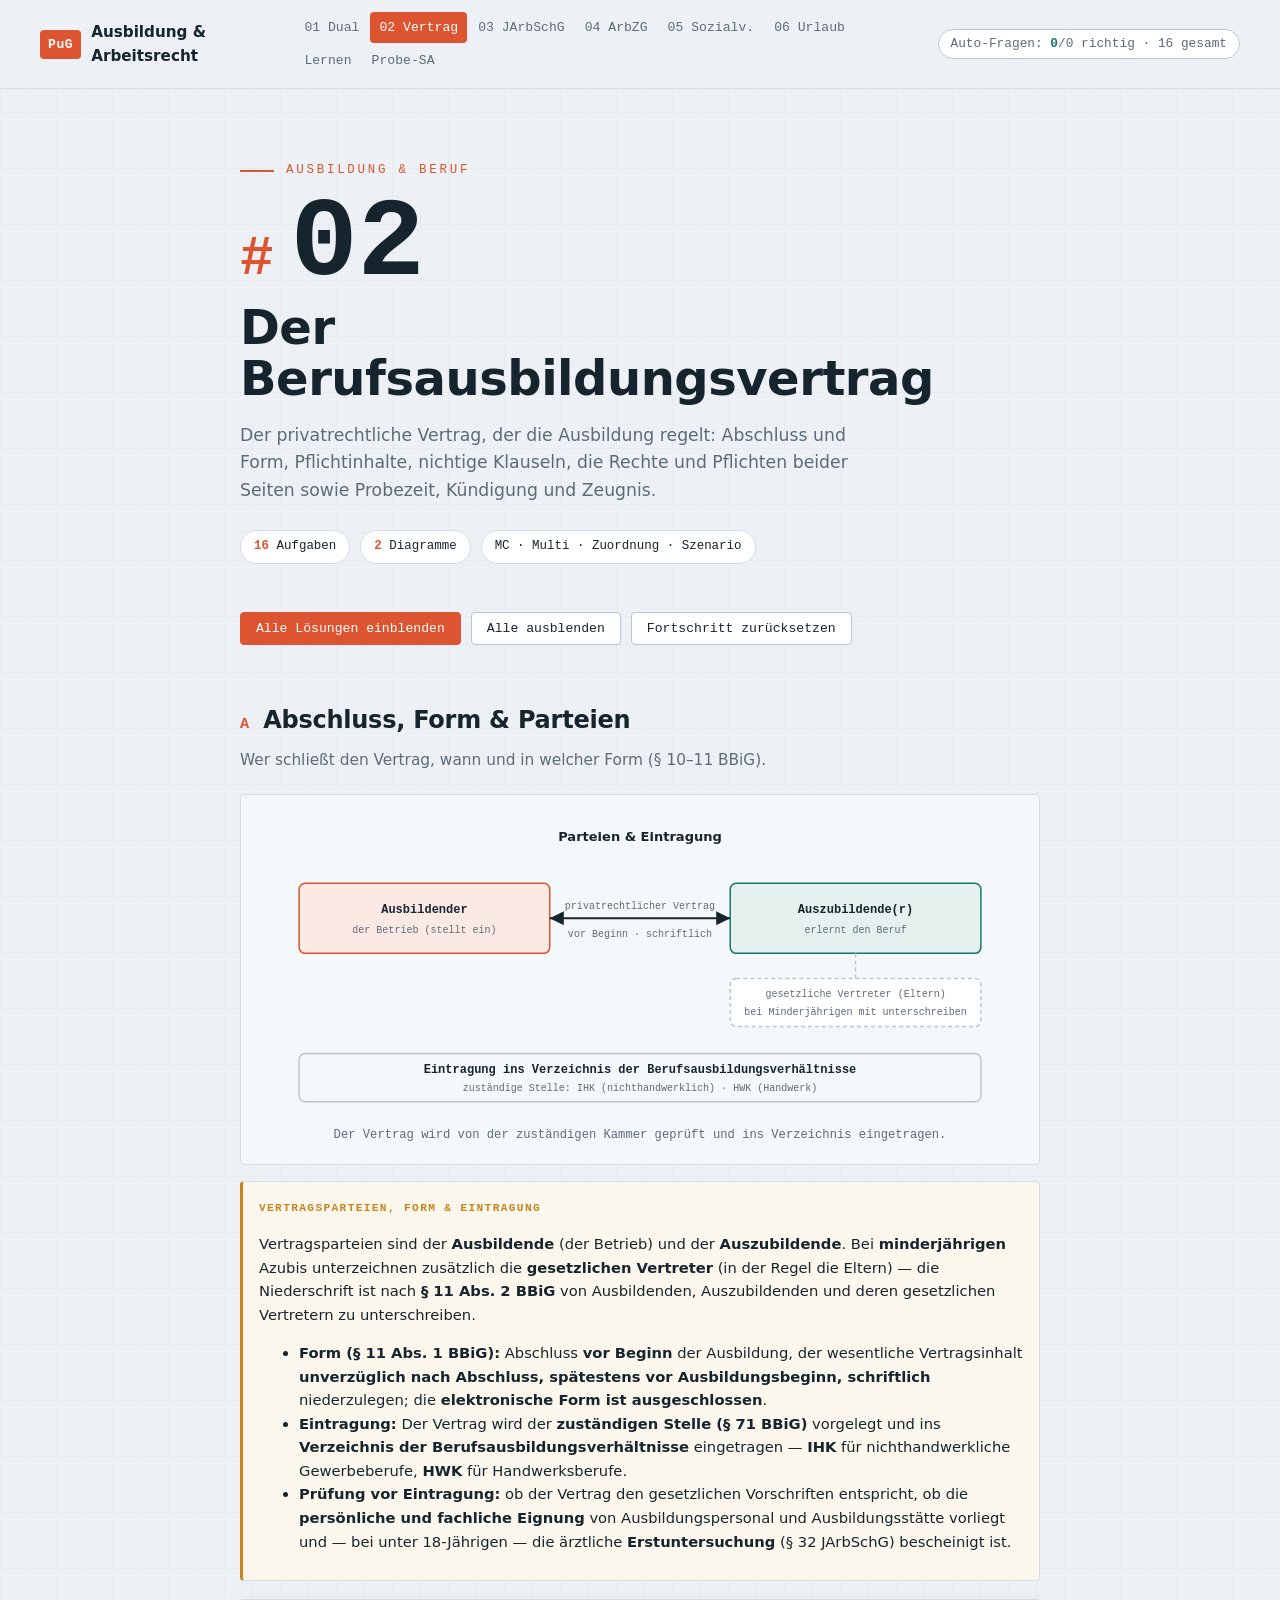
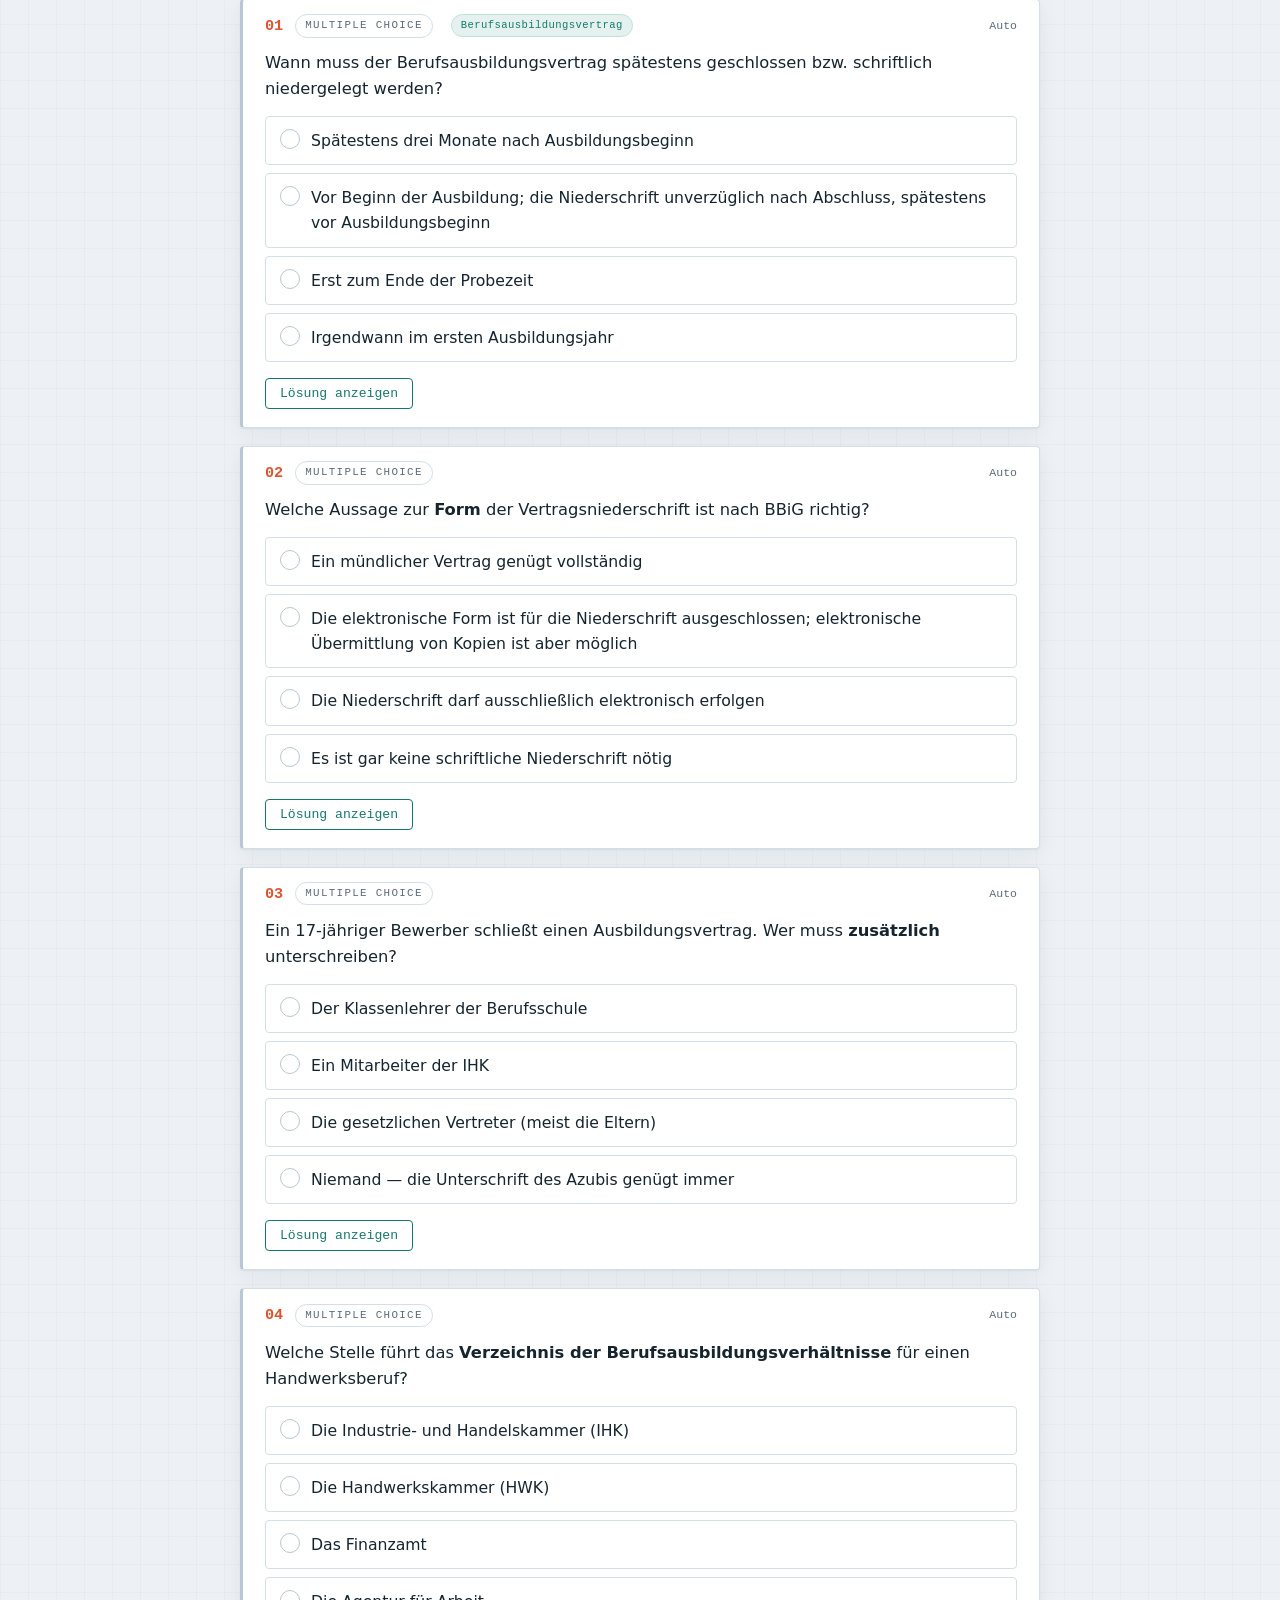
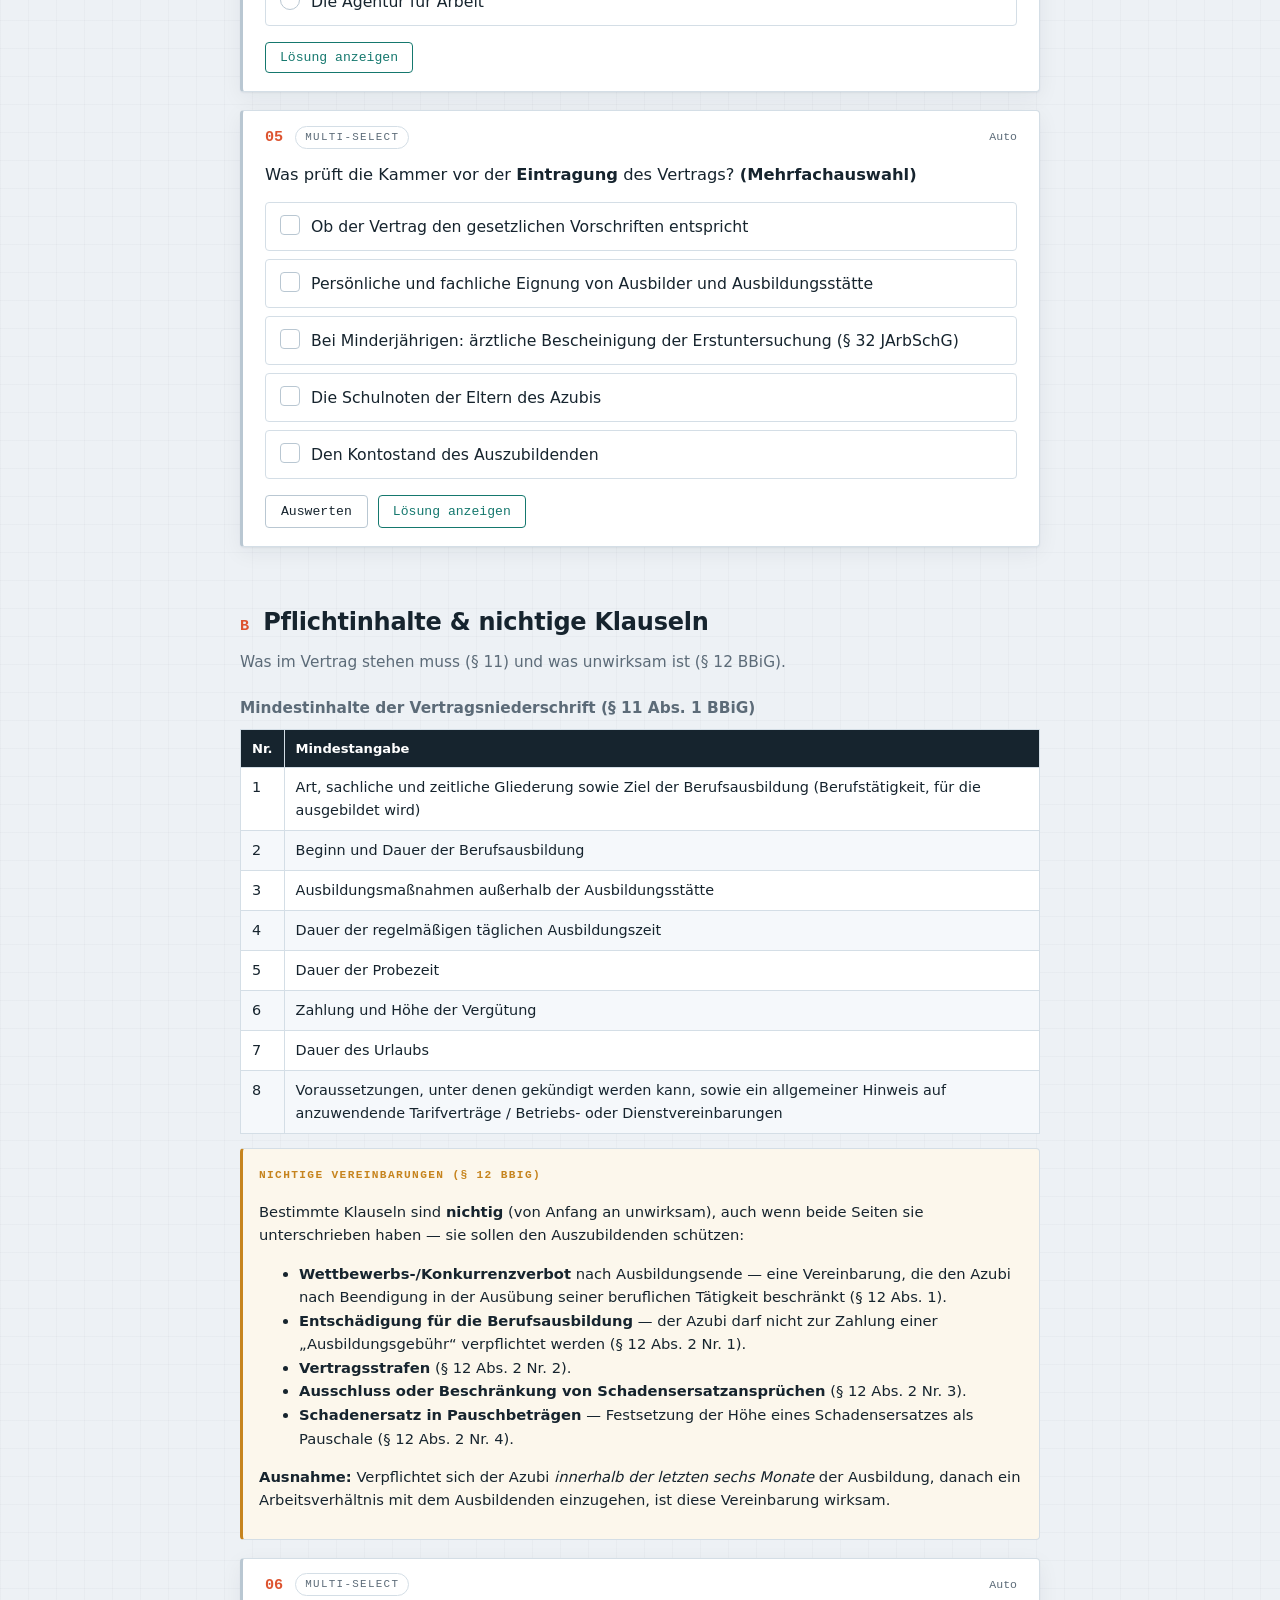
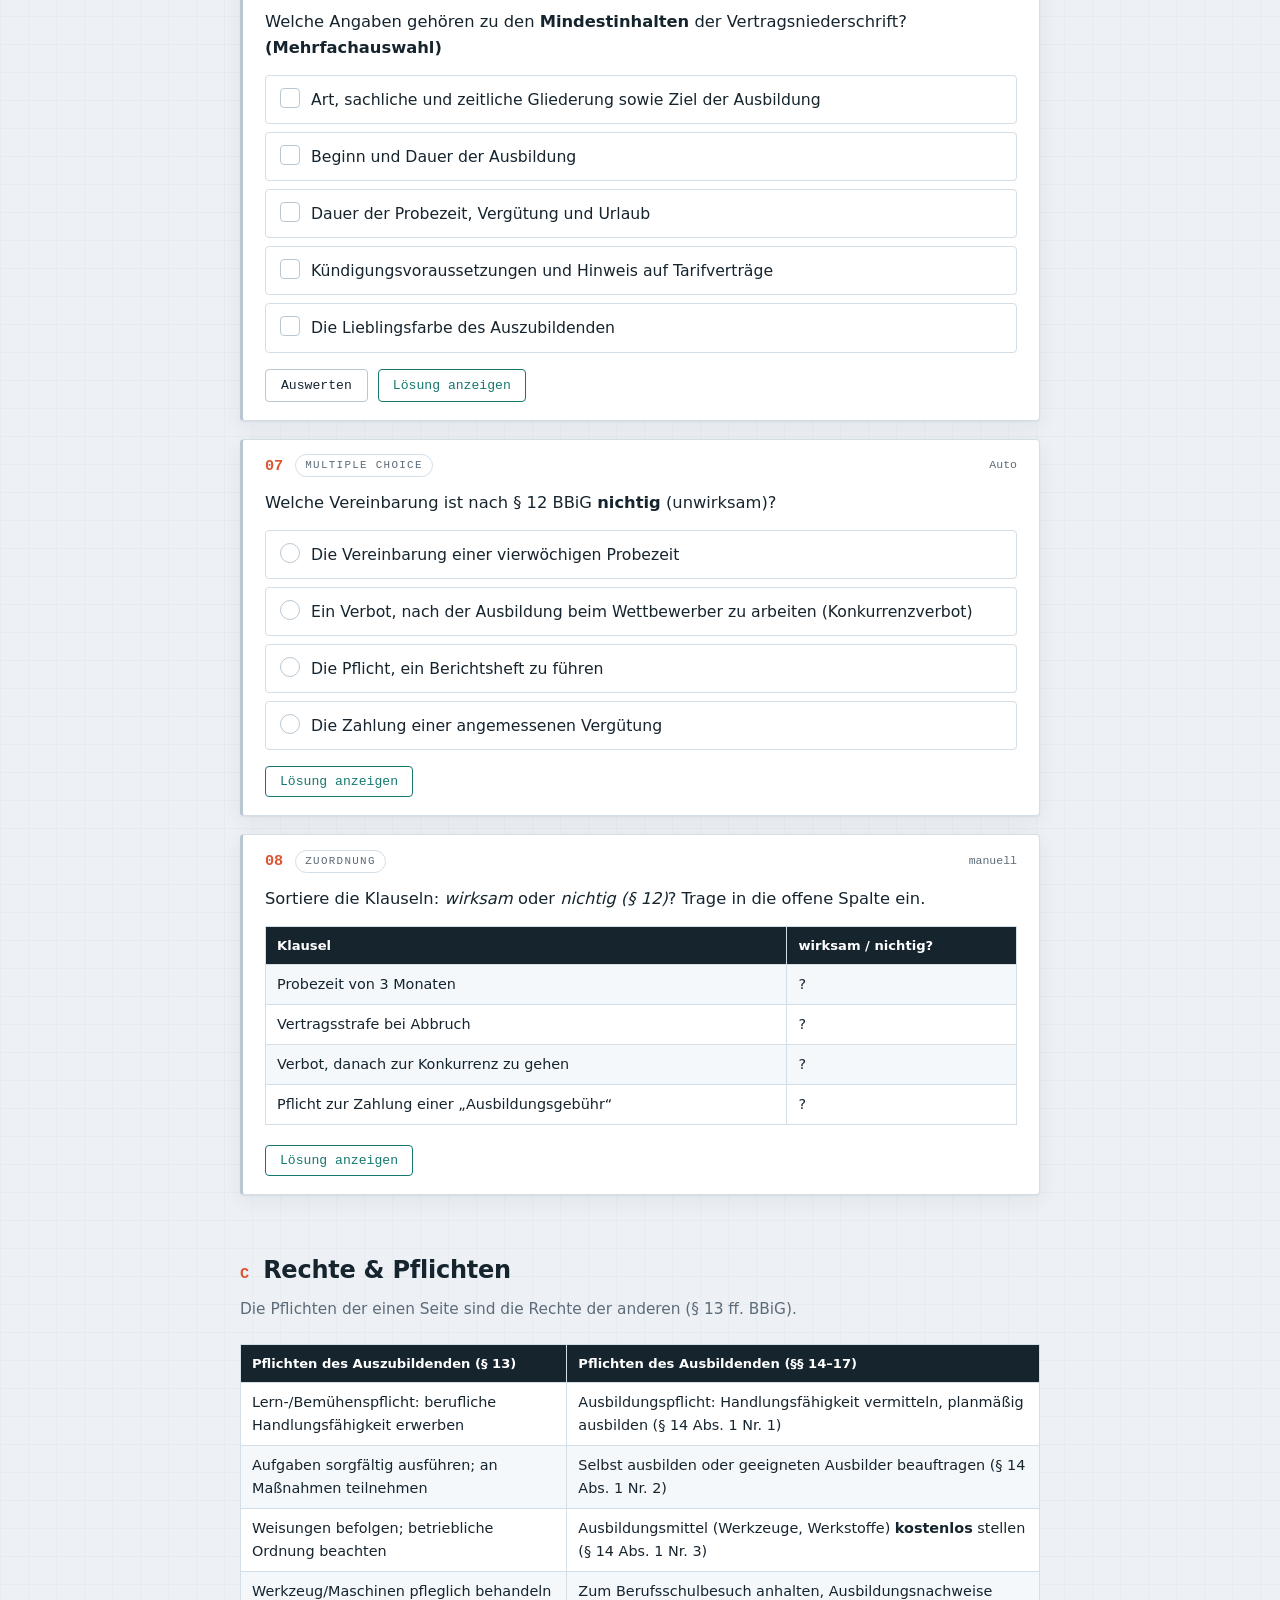
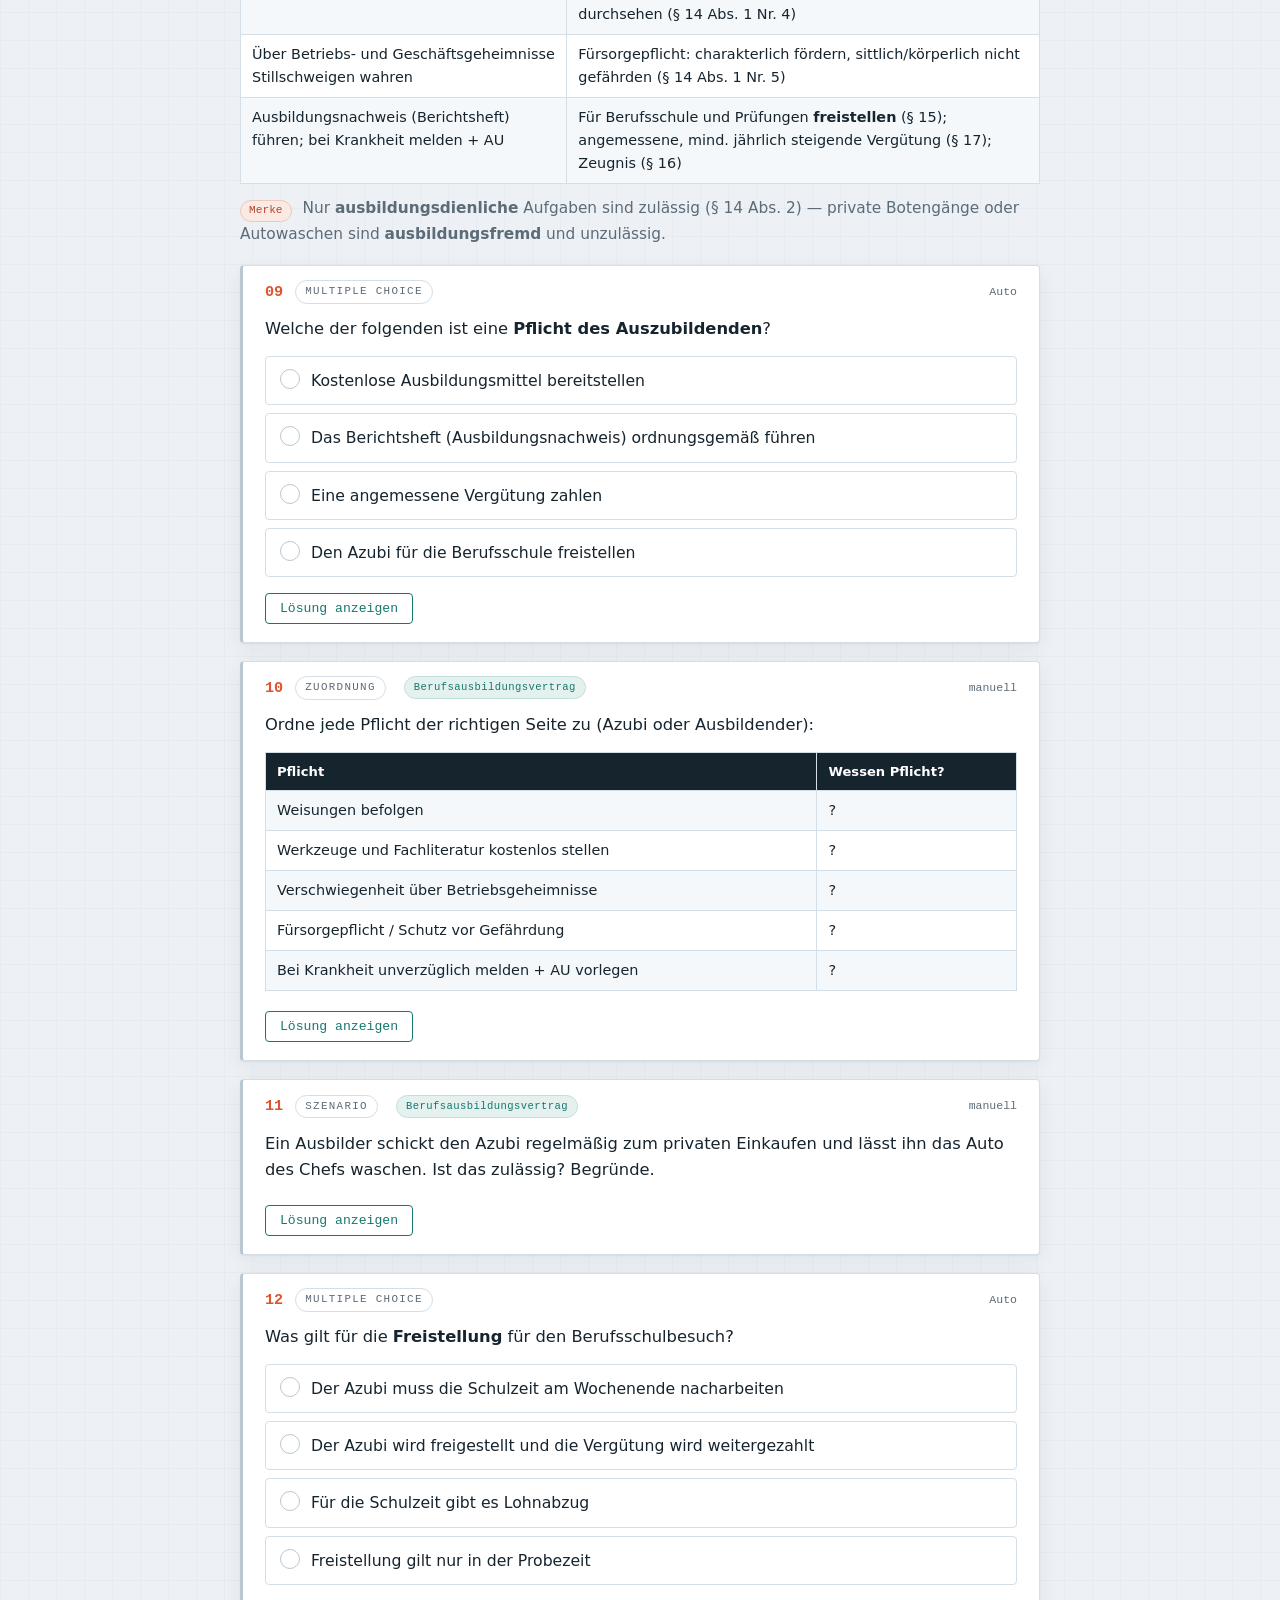
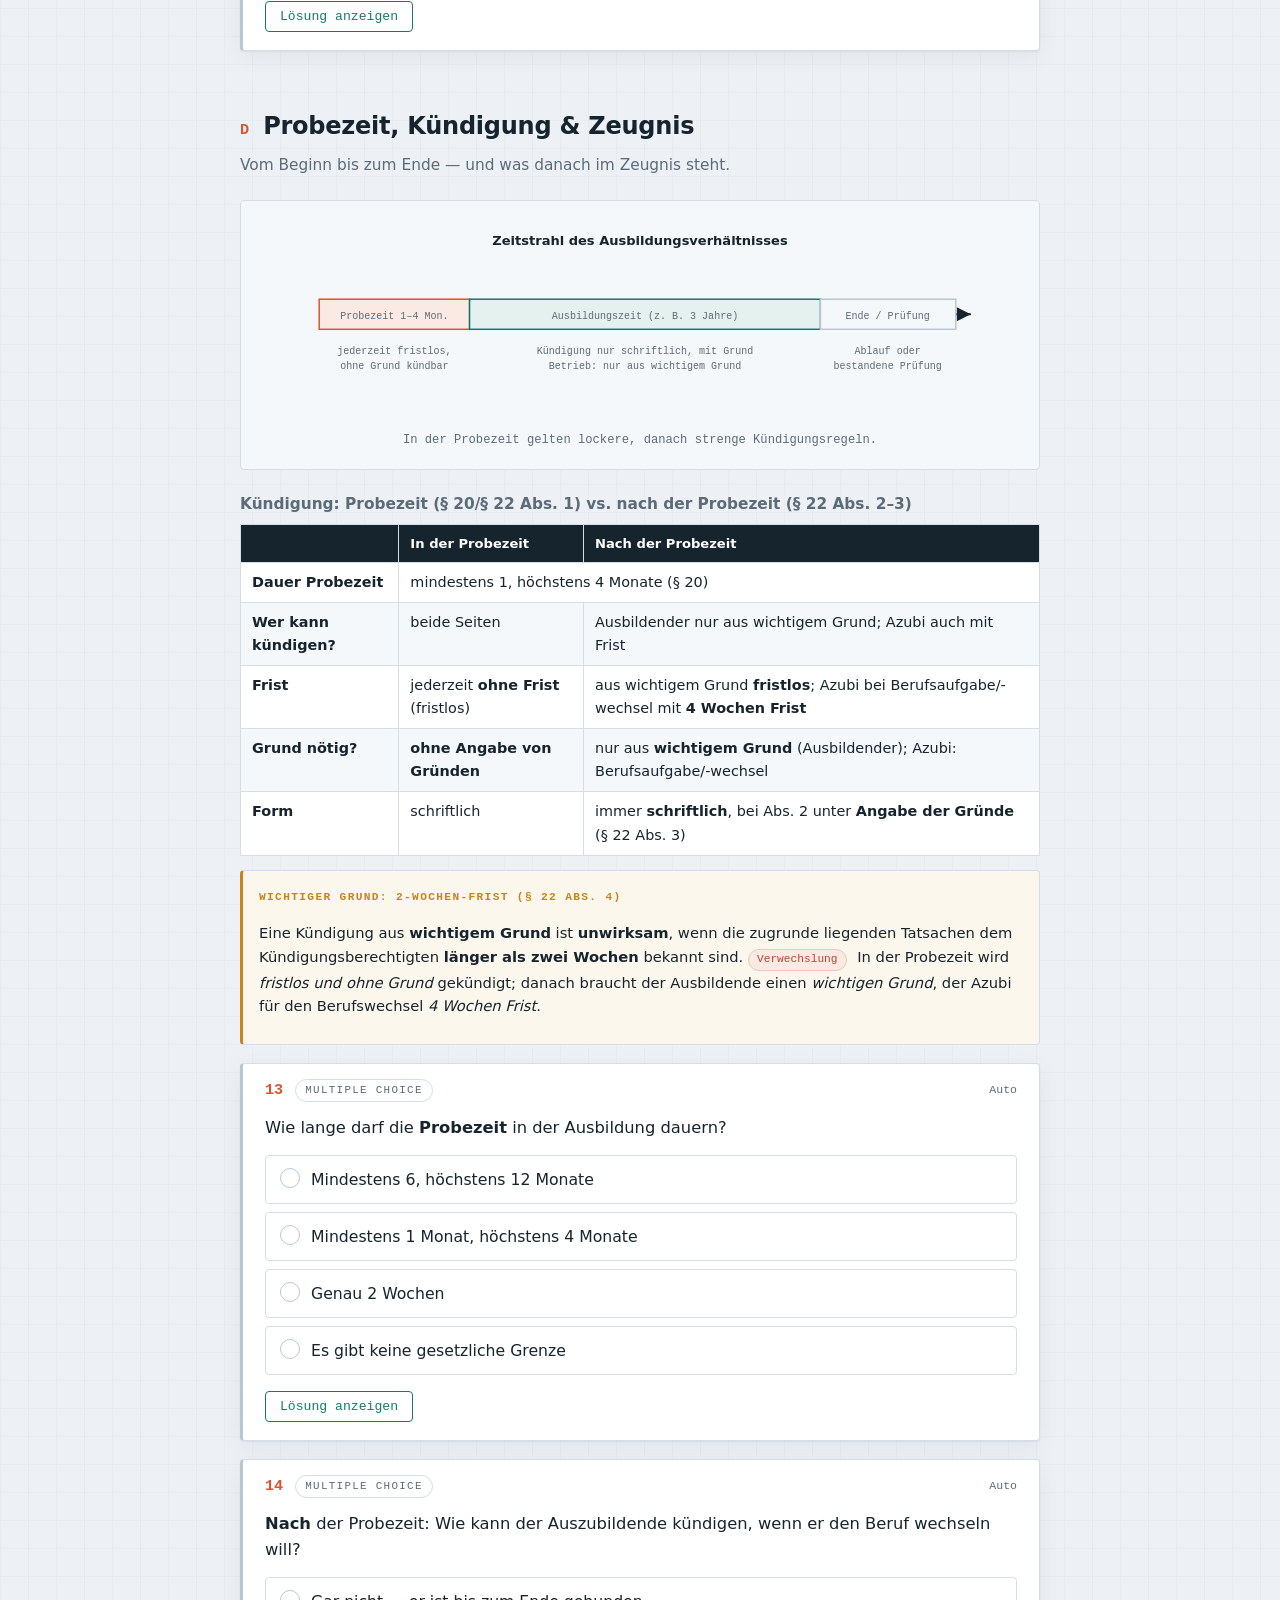
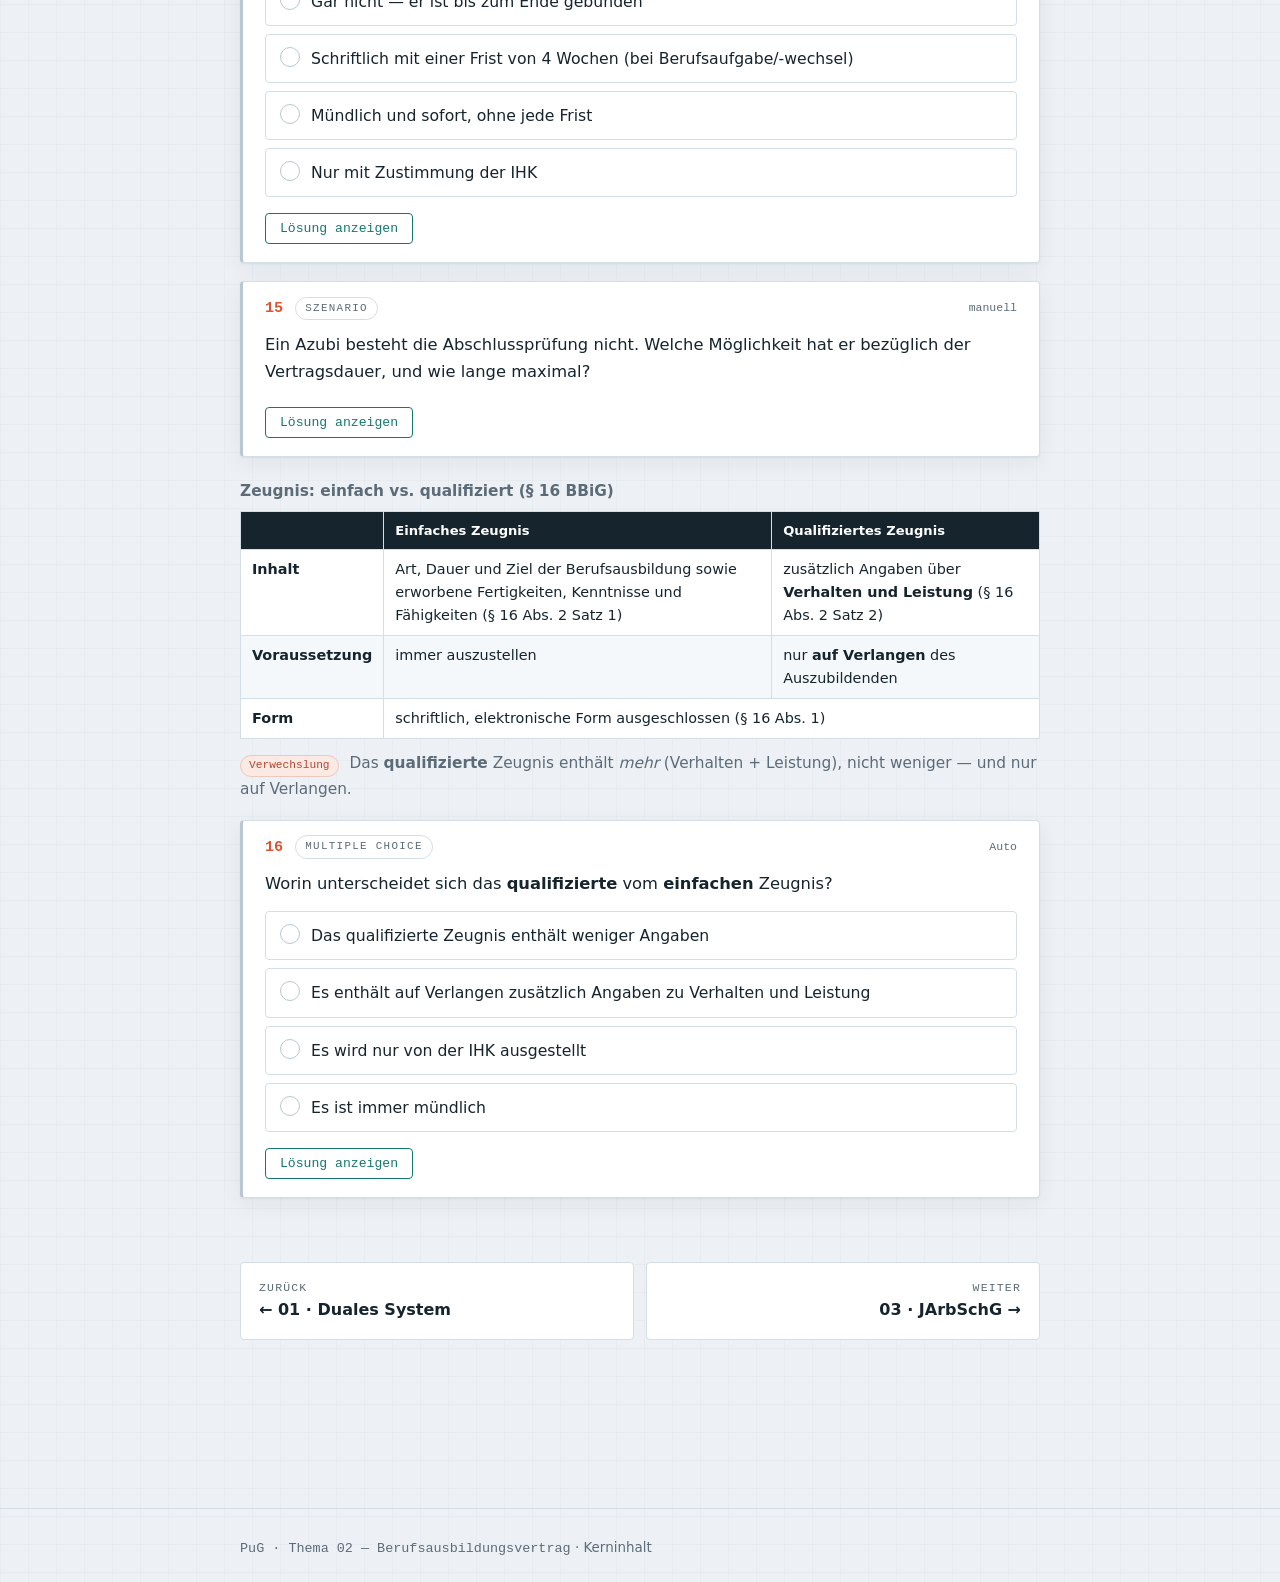
<file: 02-ausbildungsvertrag.html>
<!DOCTYPE html>
<html lang="de">
<head>
<meta charset="utf-8">
<meta name="viewport" content="width=device-width, initial-scale=1">
<title>02 · Berufsausbildungsvertrag — PuG</title>
<link rel="stylesheet" href="assets/style.css">
<link rel="stylesheet" href="assets/print.css">
</head>
<body>
<header class="topbar">
  <a class="brand" href="index.html"><span class="mark">PuG</span><b>Ausbildung &amp; Arbeitsrecht</b></a>
  <nav class="topnav">
    <a href="01-duales-system.html">01 Dual</a>
    <a href="02-ausbildungsvertrag.html" class="current">02 Vertrag</a>
    <a href="03-jugendarbeitsschutz.html">03 JArbSchG</a>
    <a href="04-arbeitszeitgesetz.html">04 ArbZG</a>
    <a href="05-sozialversicherungen.html">05 Sozialv.</a>
    <a href="06-urlaub-entgelt.html">06 Urlaub</a>
    <a href="lernseite.html">Lernen</a>
    <a href="pruefung.html">Probe-SA</a>
  </nav>
  <div class="spacer"></div>
  <span class="scorechip" id="scorechip">Auto-Fragen: 0/0 richtig</span>
</header>
<main><div class="wrap">
  <section class="hero">
    <p class="eyebrow">Ausbildung &amp; Beruf</p>
    <div class="hero-num"><span class="hash">#</span>02</div>
    <h1>Der Berufsausbildungsvertrag</h1>
    <p class="lede">Der privatrechtliche Vertrag, der die Ausbildung regelt: Abschluss und Form,
      Pflichtinhalte, nichtige Klauseln, die Rechte und Pflichten beider Seiten sowie Probezeit, Kündigung und Zeugnis.</p>
    <div class="hero-meta">
      <span class="pill"><b>16</b> Aufgaben</span>
      <span class="pill"><b>2</b> Diagramme</span>
      <span class="pill">MC · Multi · Zuordnung · Szenario</span>
    </div>
  </section>
  <div class="controls">
    <button class="btn primary" id="show-all">Alle Lösungen einblenden</button>
    <button class="btn" id="hide-all">Alle ausblenden</button>
  </div>

  <div class="sec-head"><span class="ix">A</span><h2>Abschluss, Form &amp; Parteien</h2></div>
  <p class="sec-sub">Wer schließt den Vertrag, wann und in welcher Form (§ 10–11 BBiG).</p>

  <figure class="diagram">
    <svg viewBox="0 0 760 300" role="img" aria-label="Parteien des Berufsausbildungsvertrags und Eintragung ins Verzeichnis bei IHK oder HWK">
      <text x="380" y="28" text-anchor="middle" class="svg-title">Parteien &amp; Eintragung</text>
      <rect x="40" y="70" width="250" height="70" rx="6" fill="#FBEAE3" stroke="#DD5430" stroke-width="1.5"/>
      <text x="165" y="100" text-anchor="middle" class="svg-label" style="font-weight:700">Ausbildender</text>
      <text x="165" y="120" text-anchor="middle" class="svg-label-sm">der Betrieb (stellt ein)</text>
      <rect x="470" y="70" width="250" height="70" rx="6" fill="#E4F1EF" stroke="#15786E" stroke-width="1.5"/>
      <text x="595" y="100" text-anchor="middle" class="svg-label" style="font-weight:700">Auszubildende(r)</text>
      <text x="595" y="120" text-anchor="middle" class="svg-label-sm">erlernt den Beruf</text>
      <!-- contract arrow -->
      <line x1="290" y1="105" x2="470" y2="105" stroke="#16242E" stroke-width="2"/>
      <polygon points="290,105 304,98 304,112" fill="#16242E"/>
      <polygon points="470,105 456,98 456,112" fill="#16242E"/>
      <text x="380" y="96" text-anchor="middle" class="svg-label-sm">privatrechtlicher Vertrag</text>
      <text x="380" y="124" text-anchor="middle" class="svg-label-sm">vor Beginn · schriftlich</text>
      <!-- gesetzlicher Vertreter -->
      <rect x="470" y="165" width="250" height="48" rx="6" fill="#FFFFFF" stroke="#B9C7D2" stroke-width="1.5" stroke-dasharray="4 3"/>
      <text x="595" y="184" text-anchor="middle" class="svg-label-sm">gesetzliche Vertreter (Eltern)</text>
      <text x="595" y="201" text-anchor="middle" class="svg-label-sm">bei Minderjährigen mit unterschreiben</text>
      <line x1="595" y1="140" x2="595" y2="165" stroke="#B9C7D2" stroke-width="1.5" stroke-dasharray="4 3"/>
      <!-- Eintragung -->
      <rect x="40" y="240" width="680" height="48" rx="6" fill="#F5F8FB" stroke="#B9C7D2" stroke-width="1.5"/>
      <text x="380" y="259" text-anchor="middle" class="svg-label" style="font-weight:700">Eintragung ins Verzeichnis der Berufsausbildungsverhältnisse</text>
      <text x="380" y="277" text-anchor="middle" class="svg-label-sm">zuständige Stelle: IHK (nichthandwerklich) · HWK (Handwerk)</text>
    </svg>
    <figcaption>Der Vertrag wird von der zuständigen Kammer geprüft und ins Verzeichnis eingetragen.</figcaption>
  </figure>

  <div class="note">
    <span class="lbl">Vertragsparteien, Form &amp; Eintragung</span>
    <p>Vertragsparteien sind der <strong>Ausbildende</strong> (der Betrieb) und der <strong>Auszubildende</strong>.
      Bei <strong>minderjährigen</strong> Azubis unterzeichnen zusätzlich die <strong>gesetzlichen Vertreter</strong>
      (in der Regel die Eltern) — die Niederschrift ist nach <strong>§ 11 Abs. 2 BBiG</strong> von Ausbildenden,
      Auszubildenden und deren gesetzlichen Vertretern zu unterschreiben.</p>
    <ul>
      <li><strong>Form (§ 11 Abs. 1 BBiG):</strong> Abschluss <strong>vor Beginn</strong> der Ausbildung, der wesentliche
        Vertragsinhalt <strong>unverzüglich nach Abschluss, spätestens vor Ausbildungsbeginn, schriftlich</strong>
        niederzulegen; die <strong>elektronische Form ist ausgeschlossen</strong>.</li>
      <li><strong>Eintragung:</strong> Der Vertrag wird der <strong>zuständigen Stelle (§ 71 BBiG)</strong>
        vorgelegt und ins <strong>Verzeichnis der Berufsausbildungsverhältnisse</strong> eingetragen —
        <strong>IHK</strong> für nichthandwerkliche Gewerbeberufe, <strong>HWK</strong> für Handwerksberufe.</li>
      <li><strong>Prüfung vor Eintragung:</strong> ob der Vertrag den gesetzlichen Vorschriften entspricht, ob die
        <strong>persönliche und fachliche Eignung</strong> von Ausbildungspersonal und Ausbildungsstätte vorliegt und
        — bei unter 18-Jährigen — die ärztliche <strong>Erstuntersuchung</strong> (§ 32 JArbSchG) bescheinigt ist.</li>
    </ul>
  </div>

  <article class="q">
    <div class="q-head"><span class="q-num">01</span><span class="q-type">Multiple Choice</span><span class="q-src">Berufsausbildungsvertrag</span><span class="q-pts">Auto</span></div>
    <div class="q-body">
      <p class="q-text">Wann muss der Berufsausbildungsvertrag spätestens geschlossen bzw. schriftlich niedergelegt werden?</p>
      <ul class="q-options" data-multi="false">
        <li class="opt"><span class="tick"></span>Spätestens drei Monate nach Ausbildungsbeginn</li>
        <li class="opt" data-correct="true"><span class="tick"></span>Vor Beginn der Ausbildung; die Niederschrift unverzüglich nach Abschluss, spätestens vor Ausbildungsbeginn</li>
        <li class="opt"><span class="tick"></span>Erst zum Ende der Probezeit</li>
        <li class="opt"><span class="tick"></span>Irgendwann im ersten Ausbildungsjahr</li>
      </ul>
    </div>
    <div class="q-foot"><button class="q-reveal" aria-expanded="false">Lösung anzeigen</button></div>
    <div class="q-solution" hidden><span class="sol-label">Lösung</span><p>Der Vertrag muss <strong>vor Beginn</strong> der Ausbildung geschlossen werden. Der wesentliche
      Inhalt ist <strong>unverzüglich nach Abschluss, spätestens vor Ausbildungsbeginn, schriftlich</strong> niederzulegen.</p></div>
  </article>

  <article class="q">
    <div class="q-head"><span class="q-num">02</span><span class="q-type">Multiple Choice</span><span class="q-pts">Auto</span></div>
    <div class="q-body">
      <p class="q-text">Welche Aussage zur <strong>Form</strong> der Vertragsniederschrift ist nach BBiG richtig?</p>
      <ul class="q-options" data-multi="false">
        <li class="opt"><span class="tick"></span>Ein mündlicher Vertrag genügt vollständig</li>
        <li class="opt" data-correct="true"><span class="tick"></span>Die elektronische Form ist für die Niederschrift ausgeschlossen; elektronische Übermittlung von Kopien ist aber möglich</li>
        <li class="opt"><span class="tick"></span>Die Niederschrift darf ausschließlich elektronisch erfolgen</li>
        <li class="opt"><span class="tick"></span>Es ist gar keine schriftliche Niederschrift nötig</li>
      </ul>
    </div>
    <div class="q-foot"><button class="q-reveal" aria-expanded="false">Lösung anzeigen</button></div>
    <div class="q-solution" hidden><span class="sol-label">Lösung</span><p>Die <strong>elektronische Form</strong> ist für die Vertragsniederschrift ausgeschlossen
      (Schriftform erforderlich). Kopien dürfen aber elektronisch <strong>übermittelt</strong> werden.</p></div>
  </article>

  <article class="q">
    <div class="q-head"><span class="q-num">03</span><span class="q-type">Multiple Choice</span><span class="q-pts">Auto</span></div>
    <div class="q-body">
      <p class="q-text">Ein 17-jähriger Bewerber schließt einen Ausbildungsvertrag. Wer muss <strong>zusätzlich</strong> unterschreiben?</p>
      <ul class="q-options" data-multi="false">
        <li class="opt"><span class="tick"></span>Der Klassenlehrer der Berufsschule</li>
        <li class="opt"><span class="tick"></span>Ein Mitarbeiter der IHK</li>
        <li class="opt" data-correct="true"><span class="tick"></span>Die gesetzlichen Vertreter (meist die Eltern)</li>
        <li class="opt"><span class="tick"></span>Niemand — die Unterschrift des Azubis genügt immer</li>
      </ul>
    </div>
    <div class="q-foot"><button class="q-reveal" aria-expanded="false">Lösung anzeigen</button></div>
    <div class="q-solution" hidden><span class="sol-label">Lösung</span><p>Bei <strong>minderjährigen</strong> Auszubildenden müssen die <strong>gesetzlichen Vertreter</strong>
      (in der Regel die Eltern) mitunterzeichnen.</p></div>
  </article>

  <article class="q">
    <div class="q-head"><span class="q-num">04</span><span class="q-type">Multiple Choice</span><span class="q-pts">Auto</span></div>
    <div class="q-body">
      <p class="q-text">Welche Stelle führt das <strong>Verzeichnis der Berufsausbildungsverhältnisse</strong> für einen Handwerksberuf?</p>
      <ul class="q-options" data-multi="false">
        <li class="opt"><span class="tick"></span>Die Industrie- und Handelskammer (IHK)</li>
        <li class="opt" data-correct="true"><span class="tick"></span>Die Handwerkskammer (HWK)</li>
        <li class="opt"><span class="tick"></span>Das Finanzamt</li>
        <li class="opt"><span class="tick"></span>Die Agentur für Arbeit</li>
      </ul>
    </div>
    <div class="q-foot"><button class="q-reveal" aria-expanded="false">Lösung anzeigen</button></div>
    <div class="q-solution" hidden><span class="sol-label">Lösung</span><p>Für <strong>Handwerksberufe</strong> ist die <strong>HWK</strong> zuständig, für nichthandwerkliche
      Gewerbeberufe die <strong>IHK</strong>. <span class="tag-mistake">Verwechslung</span> HWK = Handwerk, IHK = Industrie/Handel.</p></div>
  </article>

  <article class="q">
    <div class="q-head"><span class="q-num">05</span><span class="q-type">Multi-Select</span><span class="q-pts">Auto</span></div>
    <div class="q-body">
      <p class="q-text">Was prüft die Kammer vor der <strong>Eintragung</strong> des Vertrags? <strong>(Mehrfachauswahl)</strong></p>
      <ul class="q-options" data-multi="true">
        <li class="opt" data-correct="true"><span class="tick"></span>Ob der Vertrag den gesetzlichen Vorschriften entspricht</li>
        <li class="opt" data-correct="true"><span class="tick"></span>Persönliche und fachliche Eignung von Ausbilder und Ausbildungsstätte</li>
        <li class="opt" data-correct="true"><span class="tick"></span>Bei Minderjährigen: ärztliche Bescheinigung der Erstuntersuchung (§ 32 JArbSchG)</li>
        <li class="opt"><span class="tick"></span>Die Schulnoten der Eltern des Azubis</li>
        <li class="opt"><span class="tick"></span>Den Kontostand des Auszubildenden</li>
      </ul>
    </div>
    <div class="q-foot"><button class="q-check btn">Auswerten</button><button class="q-reveal" aria-expanded="false">Lösung anzeigen</button></div>
    <div class="q-solution" hidden><span class="sol-label">Lösung</span><p>Geprüft werden <strong>Rechtmäßigkeit des Vertrags</strong>, die <strong>Eignung</strong> von Ausbilder
      und Ausbildungsstätte sowie bei Minderjährigen die <strong>Erstuntersuchung</strong> (ärztliche Bescheinigung nach JArbSchG).</p></div>
  </article>

  <div class="sec-head"><span class="ix">B</span><h2>Pflichtinhalte &amp; nichtige Klauseln</h2></div>
  <p class="sec-sub">Was im Vertrag stehen muss (§ 11) und was unwirksam ist (§ 12 BBiG).</p>

  <p class="sec-sub" style="margin: 22px 0 8px; font-weight: 700">Mindestinhalte der Vertragsniederschrift (§ 11 Abs. 1 BBiG)</p>
  <div class="tbl-wrap"><table class="ref">
    <thead><tr><th>Nr.</th><th>Mindestangabe</th></tr></thead>
    <tbody>
      <tr><td>1</td><td>Art, sachliche und zeitliche Gliederung sowie Ziel der Berufsausbildung (Berufstätigkeit, für die ausgebildet wird)</td></tr>
      <tr><td>2</td><td>Beginn und Dauer der Berufsausbildung</td></tr>
      <tr><td>3</td><td>Ausbildungsmaßnahmen außerhalb der Ausbildungsstätte</td></tr>
      <tr><td>4</td><td>Dauer der regelmäßigen täglichen Ausbildungszeit</td></tr>
      <tr><td>5</td><td>Dauer der Probezeit</td></tr>
      <tr><td>6</td><td>Zahlung und Höhe der Vergütung</td></tr>
      <tr><td>7</td><td>Dauer des Urlaubs</td></tr>
      <tr><td>8</td><td>Voraussetzungen, unter denen gekündigt werden kann, sowie ein allgemeiner Hinweis auf anzuwendende Tarifverträge / Betriebs- oder Dienstvereinbarungen</td></tr>
    </tbody>
  </table></div>

  <div class="note">
    <span class="lbl">Nichtige Vereinbarungen (§ 12 BBiG)</span>
    <p>Bestimmte Klauseln sind <strong>nichtig</strong> (von Anfang an unwirksam), auch wenn beide Seiten sie
      unterschrieben haben — sie sollen den Auszubildenden schützen:</p>
    <ul>
      <li><strong>Wettbewerbs-/Konkurrenzverbot</strong> nach Ausbildungsende — eine Vereinbarung, die den Azubi
        nach Beendigung in der Ausübung seiner beruflichen Tätigkeit beschränkt (§ 12 Abs. 1).</li>
      <li><strong>Entschädigung für die Berufsausbildung</strong> — der Azubi darf nicht zur Zahlung einer
        „Ausbildungsgebühr“ verpflichtet werden (§ 12 Abs. 2 Nr. 1).</li>
      <li><strong>Vertragsstrafen</strong> (§ 12 Abs. 2 Nr. 2).</li>
      <li><strong>Ausschluss oder Beschränkung von Schadensersatzansprüchen</strong> (§ 12 Abs. 2 Nr. 3).</li>
      <li><strong>Schadenersatz in Pauschbeträgen</strong> — Festsetzung der Höhe eines Schadensersatzes als
        Pauschale (§ 12 Abs. 2 Nr. 4).</li>
    </ul>
    <p><strong>Ausnahme:</strong> Verpflichtet sich der Azubi <em>innerhalb der letzten sechs Monate</em> der
      Ausbildung, danach ein Arbeitsverhältnis mit dem Ausbildenden einzugehen, ist diese Vereinbarung wirksam.</p>
  </div>

  <article class="q">
    <div class="q-head"><span class="q-num">06</span><span class="q-type">Multi-Select</span><span class="q-pts">Auto</span></div>
    <div class="q-body">
      <p class="q-text">Welche Angaben gehören zu den <strong>Mindestinhalten</strong> der Vertragsniederschrift? <strong>(Mehrfachauswahl)</strong></p>
      <ul class="q-options" data-multi="true">
        <li class="opt" data-correct="true"><span class="tick"></span>Art, sachliche und zeitliche Gliederung sowie Ziel der Ausbildung</li>
        <li class="opt" data-correct="true"><span class="tick"></span>Beginn und Dauer der Ausbildung</li>
        <li class="opt" data-correct="true"><span class="tick"></span>Dauer der Probezeit, Vergütung und Urlaub</li>
        <li class="opt" data-correct="true"><span class="tick"></span>Kündigungsvoraussetzungen und Hinweis auf Tarifverträge</li>
        <li class="opt"><span class="tick"></span>Die Lieblingsfarbe des Auszubildenden</li>
      </ul>
    </div>
    <div class="q-foot"><button class="q-check btn">Auswerten</button><button class="q-reveal" aria-expanded="false">Lösung anzeigen</button></div>
    <div class="q-solution" hidden><span class="sol-label">Lösung</span><p>Die Niederschrift muss u. a. <strong>Art/Ziel</strong>, <strong>Beginn und Dauer</strong>,
      <strong>Probezeit</strong>, <strong>Vergütung</strong>, <strong>Urlaub</strong>, <strong>Kündigungsvoraussetzungen</strong> und einen <strong>Hinweis auf
      Tarifverträge</strong> enthalten.</p></div>
  </article>

  <article class="q">
    <div class="q-head"><span class="q-num">07</span><span class="q-type">Multiple Choice</span><span class="q-pts">Auto</span></div>
    <div class="q-body">
      <p class="q-text">Welche Vereinbarung ist nach § 12 BBiG <strong>nichtig</strong> (unwirksam)?</p>
      <ul class="q-options" data-multi="false">
        <li class="opt"><span class="tick"></span>Die Vereinbarung einer vierwöchigen Probezeit</li>
        <li class="opt" data-correct="true"><span class="tick"></span>Ein Verbot, nach der Ausbildung beim Wettbewerber zu arbeiten (Konkurrenzverbot)</li>
        <li class="opt"><span class="tick"></span>Die Pflicht, ein Berichtsheft zu führen</li>
        <li class="opt"><span class="tick"></span>Die Zahlung einer angemessenen Vergütung</li>
      </ul>
    </div>
    <div class="q-foot"><button class="q-reveal" aria-expanded="false">Lösung anzeigen</button></div>
    <div class="q-solution" hidden><span class="sol-label">Lösung</span><p>Nichtig sind: <strong>Konkurrenzverbote</strong> (Beschränkung der Berufsausübung nach der Ausbildung),
      <strong>Entschädigungen für die Ausbildung</strong> und <strong>Vertragsstrafen</strong>. Sie sollen den Azubi schützen.</p></div>
  </article>

  <article class="q">
    <div class="q-head"><span class="q-num">08</span><span class="q-type">Zuordnung</span><span class="q-pts">manuell</span></div>
    <div class="q-body">
      <p class="q-text">Sortiere die Klauseln: <em>wirksam</em> oder <em>nichtig (§ 12)</em>? Trage in die offene Spalte ein.</p>
      <div class="tbl-wrap"><table class="ref">
        <tr><th>Klausel</th><th>wirksam / nichtig?</th></tr>
        <tr><td>Probezeit von 3 Monaten</td><td>?</td></tr>
        <tr><td>Vertragsstrafe bei Abbruch</td><td>?</td></tr>
        <tr><td>Verbot, danach zur Konkurrenz zu gehen</td><td>?</td></tr>
        <tr><td>Pflicht zur Zahlung einer „Ausbildungsgebühr“</td><td>?</td></tr>
      </table></div>
    </div>
    <div class="q-foot"><button class="q-reveal" aria-expanded="false">Lösung anzeigen</button></div>
    <div class="q-solution" hidden><span class="sol-label">Musterlösung</span>
      <div class="tbl-wrap"><table class="ref">
        <tr><th>Klausel</th><th>Bewertung</th></tr>
        <tr><td>Probezeit von 3 Monaten</td><td>wirksam (liegt zwischen 1 und 4 Monaten)</td></tr>
        <tr><td>Vertragsstrafe bei Abbruch</td><td>nichtig</td></tr>
        <tr><td>Konkurrenzverbot nach der Ausbildung</td><td>nichtig</td></tr>
        <tr><td>Ausbildungsgebühr / Entschädigung</td><td>nichtig</td></tr>
      </table></div>
      <p>Drei der vier Klauseln sind nach § 12 BBiG <strong>nichtig</strong>; nur die Probezeit ist zulässig.</p>
    </div>
  </article>

  <div class="sec-head"><span class="ix">C</span><h2>Rechte &amp; Pflichten</h2></div>
  <p class="sec-sub">Die Pflichten der einen Seite sind die Rechte der anderen (§ 13 ff. BBiG).</p>

  <div class="tbl-wrap"><table class="ref">
    <thead><tr><th>Pflichten des Auszubildenden (§ 13)</th><th>Pflichten des Ausbildenden (§§ 14–17)</th></tr></thead>
    <tbody>
      <tr><td>Lern-/Bemühenspflicht: berufliche Handlungsfähigkeit erwerben</td><td>Ausbildungspflicht: Handlungsfähigkeit vermitteln, planmäßig ausbilden (§ 14 Abs. 1 Nr. 1)</td></tr>
      <tr><td>Aufgaben sorgfältig ausführen; an Maßnahmen teilnehmen</td><td>Selbst ausbilden oder geeigneten Ausbilder beauftragen (§ 14 Abs. 1 Nr. 2)</td></tr>
      <tr><td>Weisungen befolgen; betriebliche Ordnung beachten</td><td>Ausbildungsmittel (Werkzeuge, Werkstoffe) <strong>kostenlos</strong> stellen (§ 14 Abs. 1 Nr. 3)</td></tr>
      <tr><td>Werkzeug/Maschinen pfleglich behandeln</td><td>Zum Berufsschulbesuch anhalten, Ausbildungsnachweise durchsehen (§ 14 Abs. 1 Nr. 4)</td></tr>
      <tr><td>Über Betriebs- und Geschäftsgeheimnisse Stillschweigen wahren</td><td>Fürsorgepflicht: charakterlich fördern, sittlich/körperlich nicht gefährden (§ 14 Abs. 1 Nr. 5)</td></tr>
      <tr><td>Ausbildungsnachweis (Berichtsheft) führen; bei Krankheit melden + AU</td><td>Für Berufsschule und Prüfungen <strong>freistellen</strong> (§ 15); angemessene, mind. jährlich steigende Vergütung (§ 17); Zeugnis (§ 16)</td></tr>
    </tbody>
  </table></div>
  <p class="sec-sub" style="margin: 8px 0 0">
    <span class="tag-mistake">Merke</span> Nur <strong>ausbildungsdienliche</strong> Aufgaben sind zulässig
    (§ 14 Abs. 2) — private Botengänge oder Autowaschen sind <strong>ausbildungsfremd</strong> und unzulässig.
  </p>

  <article class="q">
    <div class="q-head"><span class="q-num">09</span><span class="q-type">Multiple Choice</span><span class="q-pts">Auto</span></div>
    <div class="q-body">
      <p class="q-text">Welche der folgenden ist eine <strong>Pflicht des Auszubildenden</strong>?</p>
      <ul class="q-options" data-multi="false">
        <li class="opt"><span class="tick"></span>Kostenlose Ausbildungsmittel bereitstellen</li>
        <li class="opt" data-correct="true"><span class="tick"></span>Das Berichtsheft (Ausbildungsnachweis) ordnungsgemäß führen</li>
        <li class="opt"><span class="tick"></span>Eine angemessene Vergütung zahlen</li>
        <li class="opt"><span class="tick"></span>Den Azubi für die Berufsschule freistellen</li>
      </ul>
    </div>
    <div class="q-foot"><button class="q-reveal" aria-expanded="false">Lösung anzeigen</button></div>
    <div class="q-solution" hidden><span class="sol-label">Lösung</span><p>Pflichten des <strong>Azubis</strong>: Lern-/Bemühenspflicht, Weisungsgebundenheit, Sorgfalt,
      Verschwiegenheit, <strong>Berichtsheft führen</strong> und Benachrichtigung bei Krankheit (mit AU). Die anderen drei Optionen sind Pflichten des <strong>Ausbildenden</strong>.</p></div>
  </article>

  <article class="q">
    <div class="q-head"><span class="q-num">10</span><span class="q-type">Zuordnung</span><span class="q-src">Berufsausbildungsvertrag</span><span class="q-pts">manuell</span></div>
    <div class="q-body">
      <p class="q-text">Ordne jede Pflicht der richtigen Seite zu (Azubi oder Ausbildender):</p>
      <div class="tbl-wrap"><table class="ref">
        <tr><th>Pflicht</th><th>Wessen Pflicht?</th></tr>
        <tr><td>Weisungen befolgen</td><td>?</td></tr>
        <tr><td>Werkzeuge und Fachliteratur kostenlos stellen</td><td>?</td></tr>
        <tr><td>Verschwiegenheit über Betriebsgeheimnisse</td><td>?</td></tr>
        <tr><td>Fürsorgepflicht / Schutz vor Gefährdung</td><td>?</td></tr>
        <tr><td>Bei Krankheit unverzüglich melden + AU vorlegen</td><td>?</td></tr>
      </table></div>
    </div>
    <div class="q-foot"><button class="q-reveal" aria-expanded="false">Lösung anzeigen</button></div>
    <div class="q-solution" hidden><span class="sol-label">Musterlösung</span>
      <div class="tbl-wrap"><table class="ref">
        <tr><th>Pflicht</th><th>Seite</th></tr>
        <tr><td>Weisungen befolgen</td><td>Auszubildender</td></tr>
        <tr><td>Ausbildungsmittel kostenlos stellen</td><td>Ausbildender</td></tr>
        <tr><td>Verschwiegenheit</td><td>Auszubildender</td></tr>
        <tr><td>Fürsorgepflicht</td><td>Ausbildender</td></tr>
        <tr><td>Krankmeldung + AU</td><td>Auszubildender</td></tr>
      </table></div>
    </div>
  </article>

  <article class="q">
    <div class="q-head"><span class="q-num">11</span><span class="q-type">Szenario</span><span class="q-src">Berufsausbildungsvertrag</span><span class="q-pts">manuell</span></div>
    <div class="q-body">
      <p class="q-text">Ein Ausbilder schickt den Azubi regelmäßig zum privaten Einkaufen und lässt ihn das Auto des Chefs waschen.
        Ist das zulässig? Begründe.</p>
    </div>
    <div class="q-foot"><button class="q-reveal" aria-expanded="false">Lösung anzeigen</button></div>
    <div class="q-solution" hidden><span class="sol-label">Musterlösung</span><p>Nicht zulässig. Es dürfen nur <strong>ausbildungsdienliche Tätigkeiten</strong> übertragen werden.
      Private Botengänge oder Autowaschen dienen nicht dem Ausbildungszweck und sind daher <strong>ausbildungsfremde Tätigkeiten</strong>, die der Ausbilder
      nicht verlangen darf.</p>
      <ul class="rubric">
        <li>Erkennt: Aufgaben müssen dem Ausbildungszweck dienen</li>
        <li>Benennt „ausbildungsfremde Tätigkeiten“ als unzulässig</li>
      </ul>
    </div>
  </article>

  <article class="q">
    <div class="q-head"><span class="q-num">12</span><span class="q-type">Multiple Choice</span><span class="q-pts">Auto</span></div>
    <div class="q-body">
      <p class="q-text">Was gilt für die <strong>Freistellung</strong> für den Berufsschulbesuch?</p>
      <ul class="q-options" data-multi="false">
        <li class="opt"><span class="tick"></span>Der Azubi muss die Schulzeit am Wochenende nacharbeiten</li>
        <li class="opt" data-correct="true"><span class="tick"></span>Der Azubi wird freigestellt und die Vergütung wird weitergezahlt</li>
        <li class="opt"><span class="tick"></span>Für die Schulzeit gibt es Lohnabzug</li>
        <li class="opt"><span class="tick"></span>Freistellung gilt nur in der Probezeit</li>
      </ul>
    </div>
    <div class="q-foot"><button class="q-reveal" aria-expanded="false">Lösung anzeigen</button></div>
    <div class="q-solution" hidden><span class="sol-label">Lösung</span><p>Für <strong>Berufsschule und Prüfungen</strong> wird der Azubi freigestellt; die <strong>Vergütung läuft weiter</strong>.</p></div>
  </article>

  <div class="sec-head"><span class="ix">D</span><h2>Probezeit, Kündigung &amp; Zeugnis</h2></div>
  <p class="sec-sub">Vom Beginn bis zum Ende — und was danach im Zeugnis steht.</p>

  <figure class="diagram">
    <svg viewBox="0 0 760 200" role="img" aria-label="Zeitstrahl des Ausbildungsverhältnisses von der Probezeit bis zur Beendigung">
      <text x="380" y="26" text-anchor="middle" class="svg-title">Zeitstrahl des Ausbildungsverhältnisses</text>
      <line x1="60" y1="95" x2="710" y2="95" stroke="#16242E" stroke-width="2"/>
      <polygon points="710,95 696,88 696,102" fill="#16242E"/>
      <!-- Probezeit -->
      <rect x="60" y="80" width="150" height="30" fill="#FBEAE3" stroke="#DD5430" stroke-width="1.5"/>
      <text x="135" y="100" text-anchor="middle" class="svg-label-sm">Probezeit 1–4 Mon.</text>
      <text x="135" y="135" text-anchor="middle" class="svg-label-sm">jederzeit fristlos,</text>
      <text x="135" y="150" text-anchor="middle" class="svg-label-sm">ohne Grund kündbar</text>
      <!-- Ausbildungszeit -->
      <rect x="210" y="80" width="350" height="30" fill="#E4F1EF" stroke="#15786E" stroke-width="1.5"/>
      <text x="385" y="100" text-anchor="middle" class="svg-label-sm">Ausbildungszeit (z. B. 3 Jahre)</text>
      <text x="385" y="135" text-anchor="middle" class="svg-label-sm">Kündigung nur schriftlich, mit Grund</text>
      <text x="385" y="150" text-anchor="middle" class="svg-label-sm">Betrieb: nur aus wichtigem Grund</text>
      <!-- Ende -->
      <rect x="560" y="80" width="135" height="30" fill="#F5F8FB" stroke="#B9C7D2" stroke-width="1.5"/>
      <text x="627" y="100" text-anchor="middle" class="svg-label-sm">Ende / Prüfung</text>
      <text x="627" y="135" text-anchor="middle" class="svg-label-sm">Ablauf oder</text>
      <text x="627" y="150" text-anchor="middle" class="svg-label-sm">bestandene Prüfung</text>
    </svg>
    <figcaption>In der Probezeit gelten lockere, danach strenge Kündigungsregeln.</figcaption>
  </figure>

  <p class="sec-sub" style="margin: 22px 0 8px; font-weight: 700">Kündigung: Probezeit (§ 20/§ 22 Abs. 1) vs. nach der Probezeit (§ 22 Abs. 2–3)</p>
  <div class="tbl-wrap"><table class="ref">
    <thead><tr><th></th><th>In der Probezeit</th><th>Nach der Probezeit</th></tr></thead>
    <tbody>
      <tr><td><strong>Dauer Probezeit</strong></td><td colspan="2">mindestens 1, höchstens 4 Monate (§ 20)</td></tr>
      <tr><td><strong>Wer kann kündigen?</strong></td><td>beide Seiten</td><td>Ausbildender nur aus wichtigem Grund; Azubi auch mit Frist</td></tr>
      <tr><td><strong>Frist</strong></td><td>jederzeit <strong>ohne Frist</strong> (fristlos)</td><td>aus wichtigem Grund <strong>fristlos</strong>; Azubi bei Berufsaufgabe/-wechsel mit <strong>4 Wochen Frist</strong></td></tr>
      <tr><td><strong>Grund nötig?</strong></td><td><strong>ohne Angabe von Gründen</strong></td><td>nur aus <strong>wichtigem Grund</strong> (Ausbildender); Azubi: Berufsaufgabe/-wechsel</td></tr>
      <tr><td><strong>Form</strong></td><td>schriftlich</td><td>immer <strong>schriftlich</strong>, bei Abs. 2 unter <strong>Angabe der Gründe</strong> (§ 22 Abs. 3)</td></tr>
    </tbody>
  </table></div>
  <div class="note">
    <span class="lbl">Wichtiger Grund: 2-Wochen-Frist (§ 22 Abs. 4)</span>
    <p>Eine Kündigung aus <strong>wichtigem Grund</strong> ist <strong>unwirksam</strong>, wenn die zugrunde liegenden
      Tatsachen dem Kündigungsberechtigten <strong>länger als zwei Wochen</strong> bekannt sind.
      <span class="tag-mistake">Verwechslung</span> In der Probezeit wird <em>fristlos und ohne Grund</em> gekündigt;
      danach braucht der Ausbildende einen <em>wichtigen Grund</em>, der Azubi für den Berufswechsel <em>4 Wochen Frist</em>.</p>
  </div>

  <article class="q">
    <div class="q-head"><span class="q-num">13</span><span class="q-type">Multiple Choice</span><span class="q-pts">Auto</span></div>
    <div class="q-body">
      <p class="q-text">Wie lange darf die <strong>Probezeit</strong> in der Ausbildung dauern?</p>
      <ul class="q-options" data-multi="false">
        <li class="opt"><span class="tick"></span>Mindestens 6, höchstens 12 Monate</li>
        <li class="opt" data-correct="true"><span class="tick"></span>Mindestens 1 Monat, höchstens 4 Monate</li>
        <li class="opt"><span class="tick"></span>Genau 2 Wochen</li>
        <li class="opt"><span class="tick"></span>Es gibt keine gesetzliche Grenze</li>
      </ul>
    </div>
    <div class="q-foot"><button class="q-reveal" aria-expanded="false">Lösung anzeigen</button></div>
    <div class="q-solution" hidden><span class="sol-label">Lösung</span><p>Die Probezeit beträgt <strong>mindestens 1, höchstens 4 Monate</strong>. In dieser Zeit kann
      <strong>jederzeit fristlos und ohne Angabe von Gründen</strong> gekündigt werden.</p></div>
  </article>

  <article class="q">
    <div class="q-head"><span class="q-num">14</span><span class="q-type">Multiple Choice</span><span class="q-pts">Auto</span></div>
    <div class="q-body">
      <p class="q-text"><strong>Nach</strong> der Probezeit: Wie kann der Auszubildende kündigen, wenn er den Beruf wechseln will?</p>
      <ul class="q-options" data-multi="false">
        <li class="opt"><span class="tick"></span>Gar nicht — er ist bis zum Ende gebunden</li>
        <li class="opt" data-correct="true"><span class="tick"></span>Schriftlich mit einer Frist von 4 Wochen (bei Berufsaufgabe/-wechsel)</li>
        <li class="opt"><span class="tick"></span>Mündlich und sofort, ohne jede Frist</li>
        <li class="opt"><span class="tick"></span>Nur mit Zustimmung der IHK</li>
      </ul>
    </div>
    <div class="q-foot"><button class="q-reveal" aria-expanded="false">Lösung anzeigen</button></div>
    <div class="q-solution" hidden><span class="sol-label">Lösung</span><p>Der Azubi kann nach der Probezeit <strong>fristlos aus wichtigem Grund</strong> oder mit
      <strong>4 Wochen Frist</strong> kündigen, wenn er die Ausbildung aufgibt oder den Beruf wechselt. Kündigungen müssen <strong>schriftlich und mit Gründen</strong>
      erfolgen.</p></div>
  </article>

  <article class="q">
    <div class="q-head"><span class="q-num">15</span><span class="q-type">Szenario</span><span class="q-pts">manuell</span></div>
    <div class="q-body">
      <p class="q-text">Ein Azubi besteht die Abschlussprüfung nicht. Welche Möglichkeit hat er bezüglich der Vertragsdauer,
        und wie lange maximal?</p>
    </div>
    <div class="q-foot"><button class="q-reveal" aria-expanded="false">Lösung anzeigen</button></div>
    <div class="q-solution" hidden><span class="sol-label">Musterlösung</span><p>Auf <strong>Verlangen des Azubis</strong> verlängert sich das Ausbildungsverhältnis bis zur
      nächsten <strong>Wiederholungsprüfung</strong>, höchstens jedoch um <strong>ein Jahr</strong>. Bei bestandener Prüfung endet die Ausbildung dagegen schon mit
      Bekanntgabe des Ergebnisses (auch vor Fristablauf).</p></div>
  </article>

  <p class="sec-sub" style="margin: 22px 0 8px; font-weight: 700">Zeugnis: einfach vs. qualifiziert (§ 16 BBiG)</p>
  <div class="tbl-wrap"><table class="ref">
    <thead><tr><th></th><th>Einfaches Zeugnis</th><th>Qualifiziertes Zeugnis</th></tr></thead>
    <tbody>
      <tr><td><strong>Inhalt</strong></td><td>Art, Dauer und Ziel der Berufsausbildung sowie erworbene Fertigkeiten, Kenntnisse und Fähigkeiten (§ 16 Abs. 2 Satz 1)</td><td>zusätzlich Angaben über <strong>Verhalten und Leistung</strong> (§ 16 Abs. 2 Satz 2)</td></tr>
      <tr><td><strong>Voraussetzung</strong></td><td>immer auszustellen</td><td>nur <strong>auf Verlangen</strong> des Auszubildenden</td></tr>
      <tr><td><strong>Form</strong></td><td colspan="2">schriftlich, elektronische Form ausgeschlossen (§ 16 Abs. 1)</td></tr>
    </tbody>
  </table></div>
  <p class="sec-sub" style="margin: 8px 0 0">
    <span class="tag-mistake">Verwechslung</span> Das <strong>qualifizierte</strong> Zeugnis enthält <em>mehr</em>
    (Verhalten + Leistung), nicht weniger — und nur auf Verlangen.
  </p>

  <article class="q">
    <div class="q-head"><span class="q-num">16</span><span class="q-type">Multiple Choice</span><span class="q-pts">Auto</span></div>
    <div class="q-body">
      <p class="q-text">Worin unterscheidet sich das <strong>qualifizierte</strong> vom <strong>einfachen</strong> Zeugnis?</p>
      <ul class="q-options" data-multi="false">
        <li class="opt"><span class="tick"></span>Das qualifizierte Zeugnis enthält weniger Angaben</li>
        <li class="opt" data-correct="true"><span class="tick"></span>Es enthält auf Verlangen zusätzlich Angaben zu Verhalten und Leistung</li>
        <li class="opt"><span class="tick"></span>Es wird nur von der IHK ausgestellt</li>
        <li class="opt"><span class="tick"></span>Es ist immer mündlich</li>
      </ul>
    </div>
    <div class="q-foot"><button class="q-reveal" aria-expanded="false">Lösung anzeigen</button></div>
    <div class="q-solution" hidden><span class="sol-label">Lösung</span><p>Das <strong>einfache</strong> Zeugnis nennt Art, Dauer, Ziel und erworbene Fertigkeiten. Das
      <strong>qualifizierte</strong> enthält auf Verlangen zusätzlich Angaben zu <strong>Verhalten und Leistung</strong>.</p></div>
  </article>

  <nav class="pager">
    <a class="prev" href="01-duales-system.html"><span>Zurück</span><b>← 01 · Duales System</b></a>
    <a class="next" href="03-jugendarbeitsschutz.html"><span>Weiter</span><b>03 · JArbSchG →</b></a>
  </nav>
</div></main>
<footer class="foot"><div class="wrap"><span class="mono">PuG · Thema 02 — Berufsausbildungsvertrag</span> · Kerninhalt</div></footer>
<script src="assets/quiz.js"></script>
<script src="assets/store.js"></script>
</body>
</html>
</file>
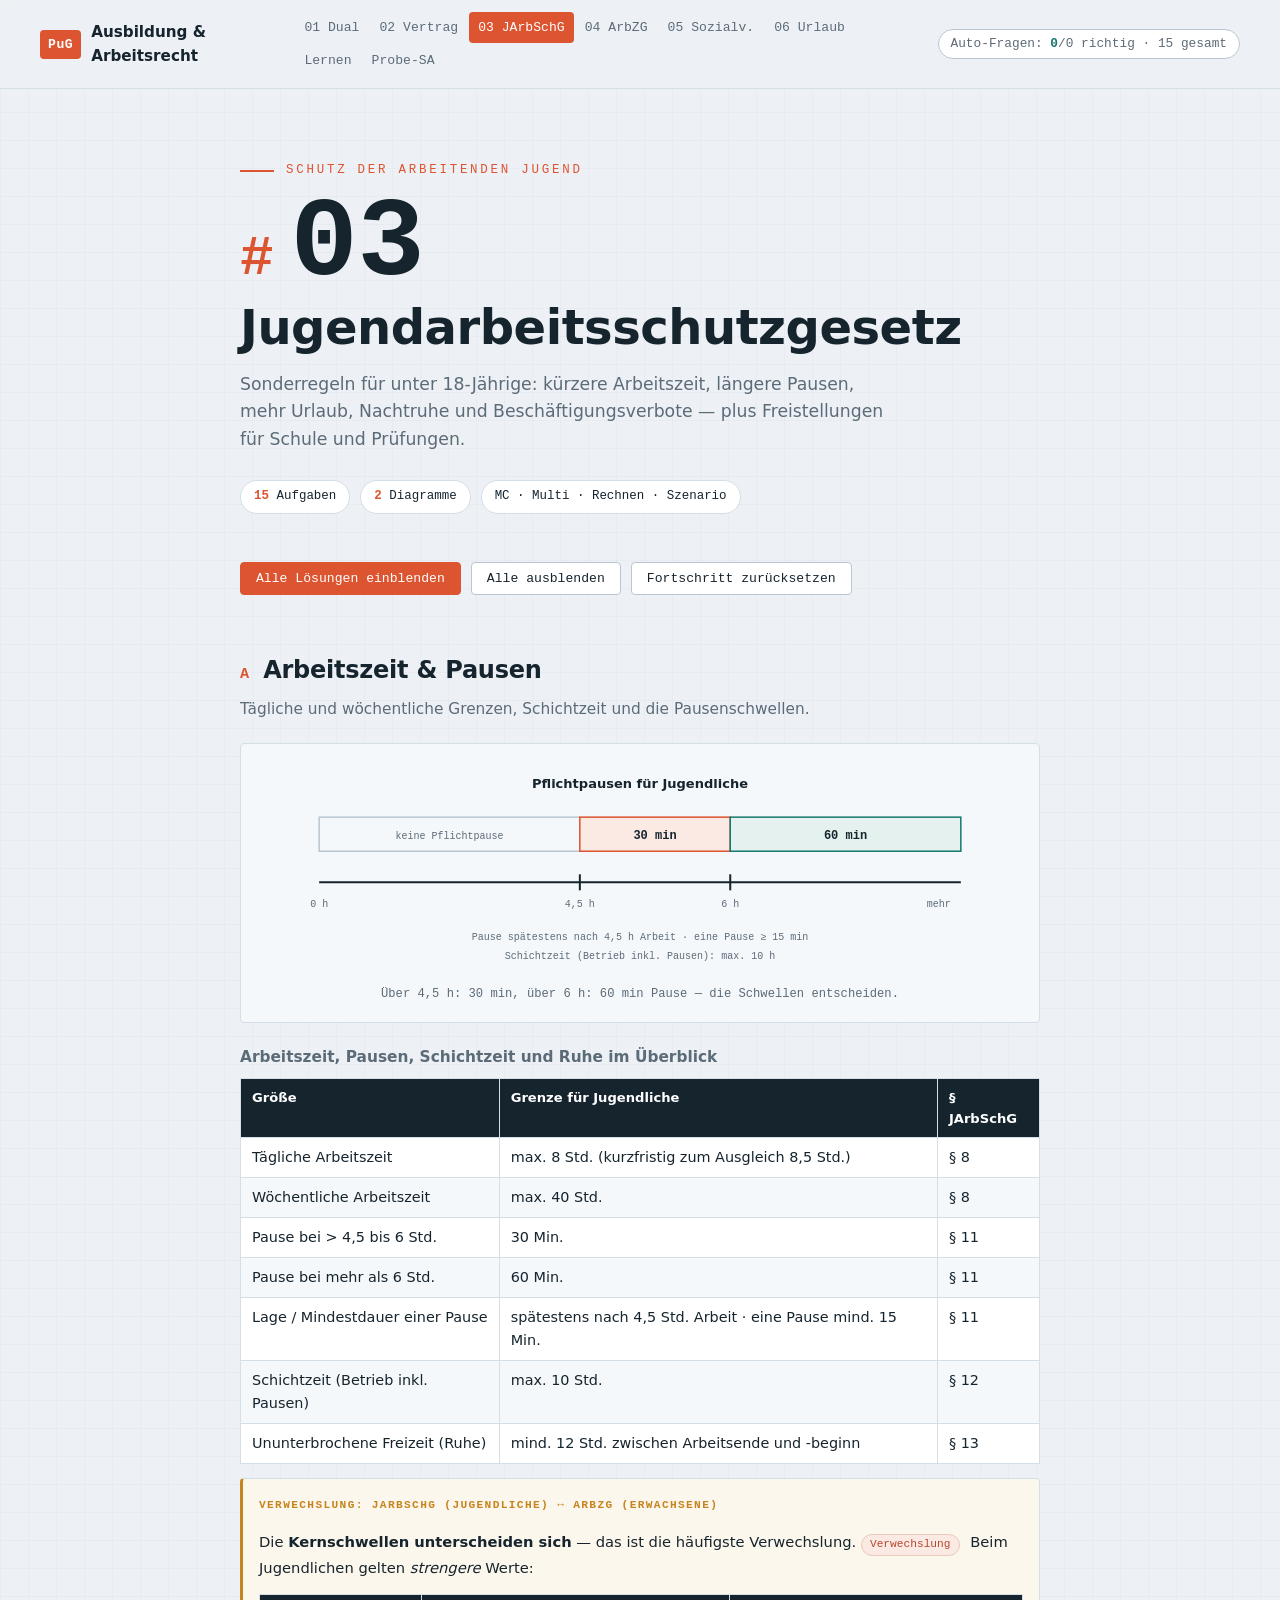
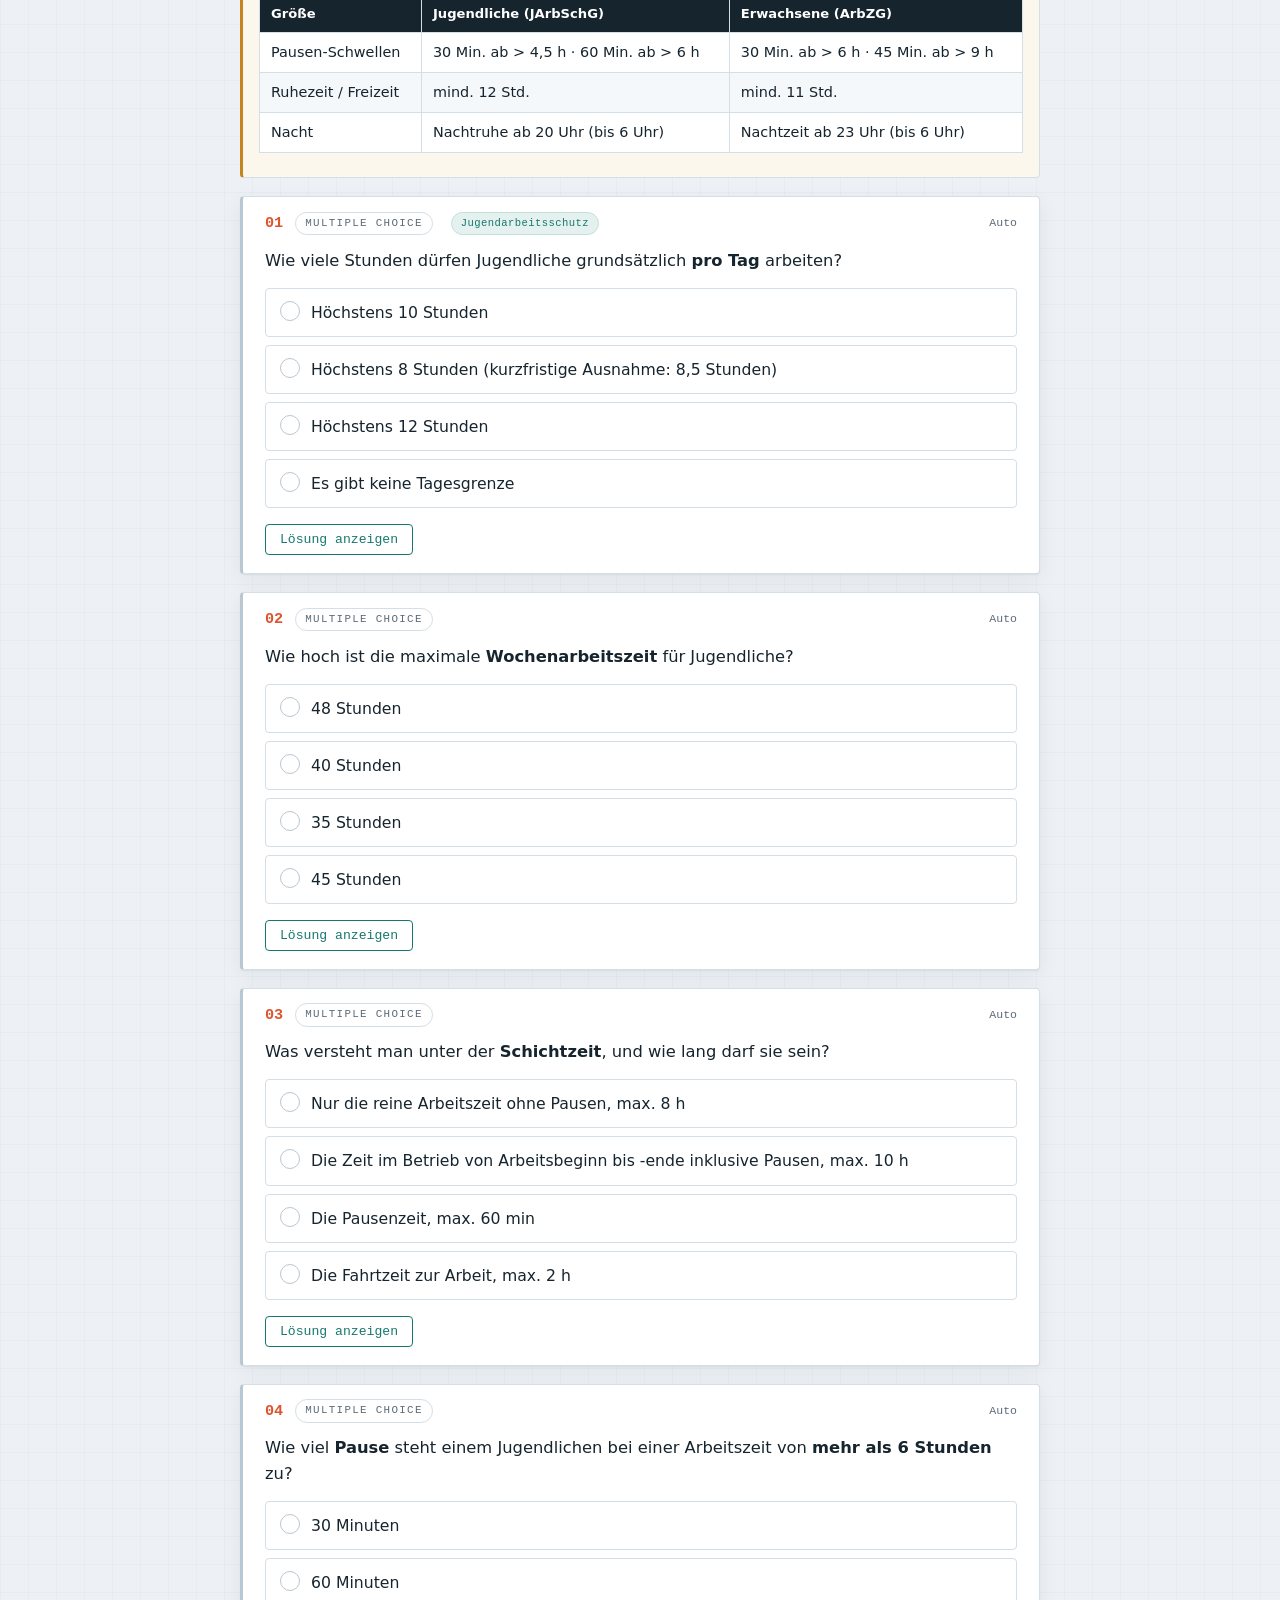
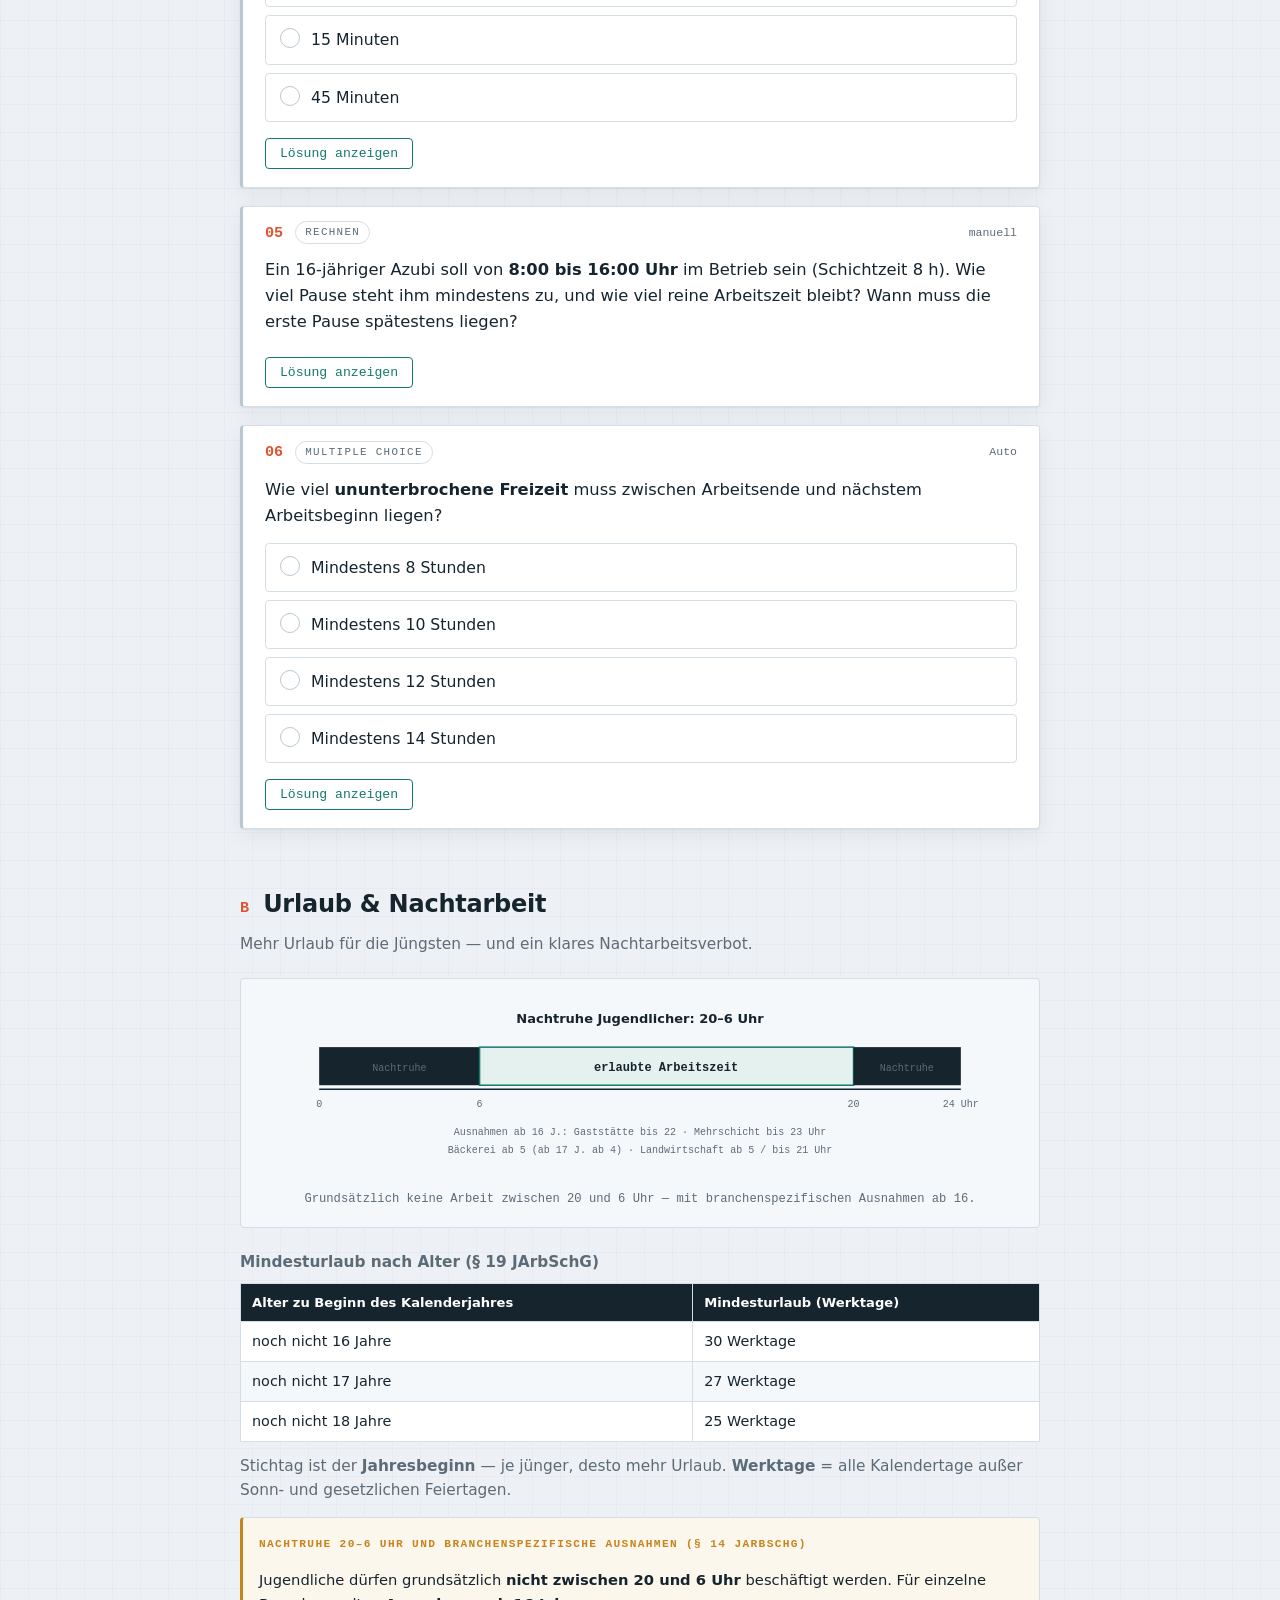
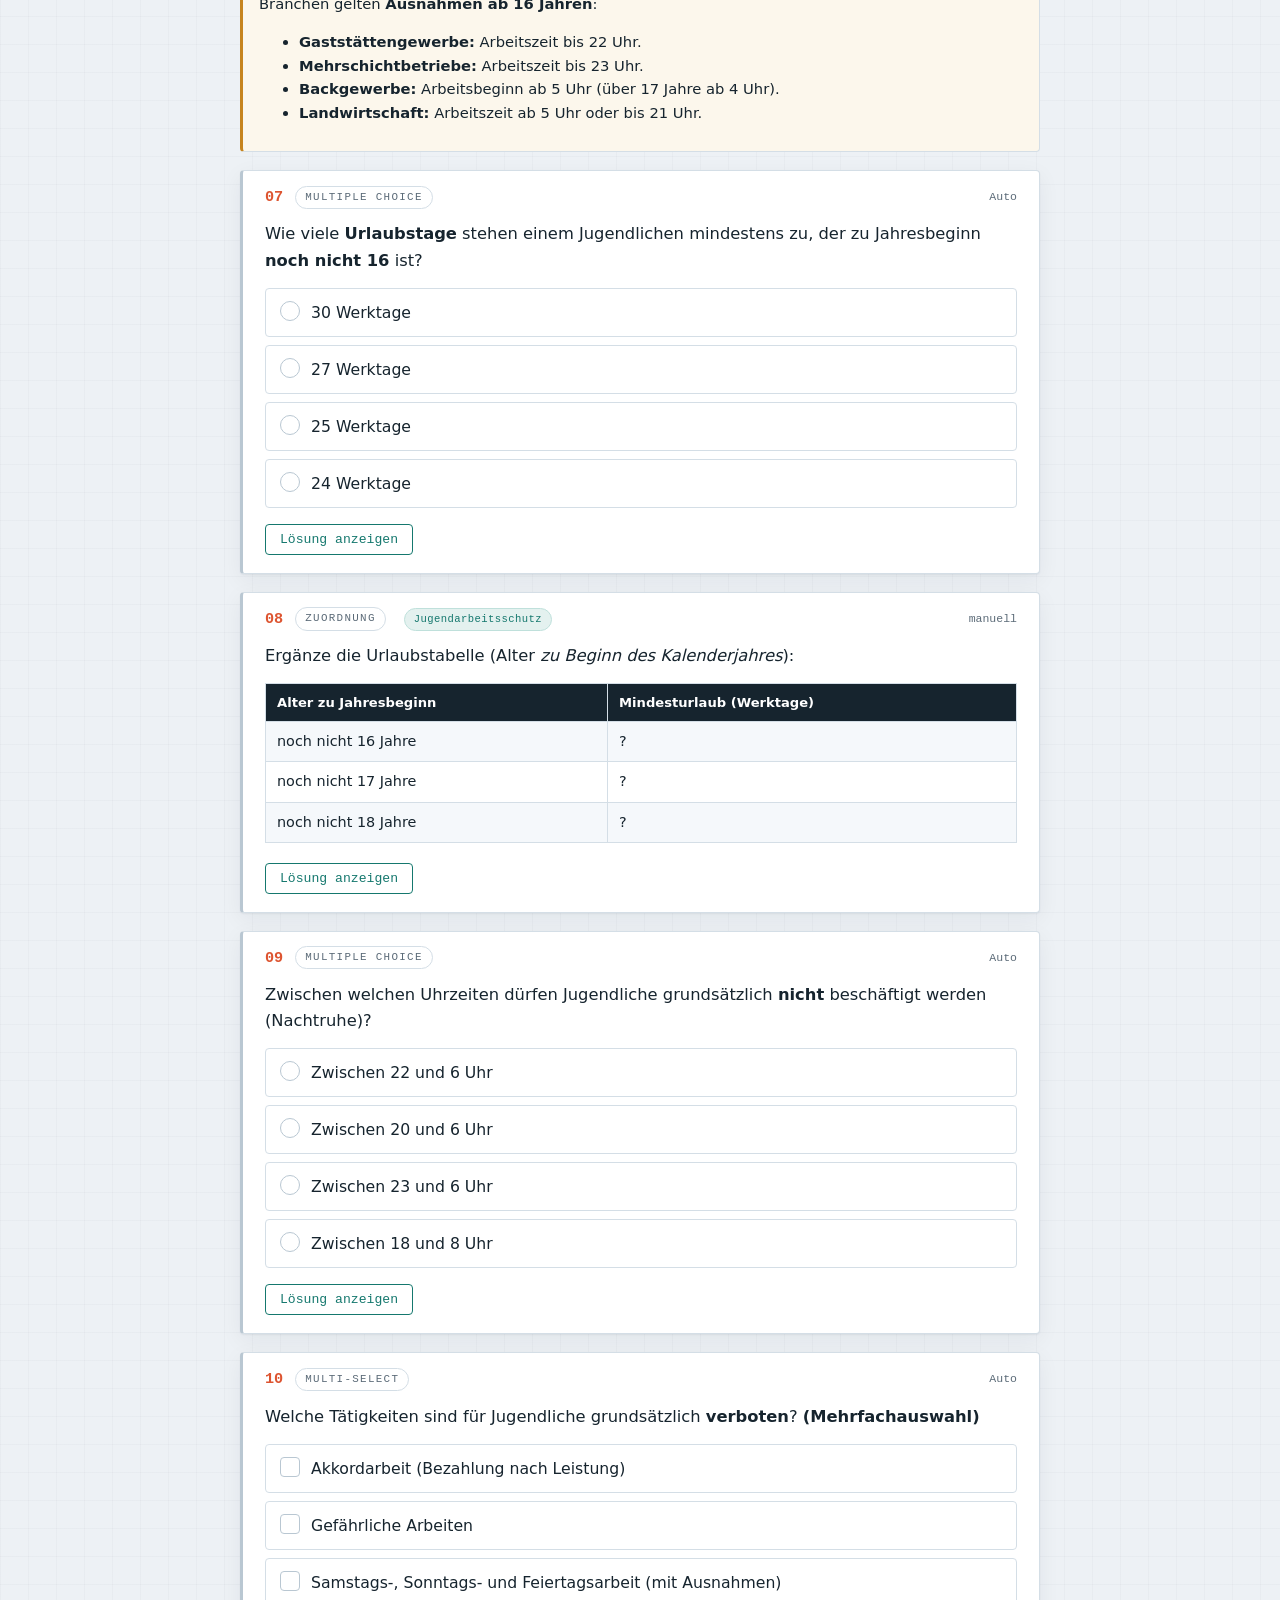
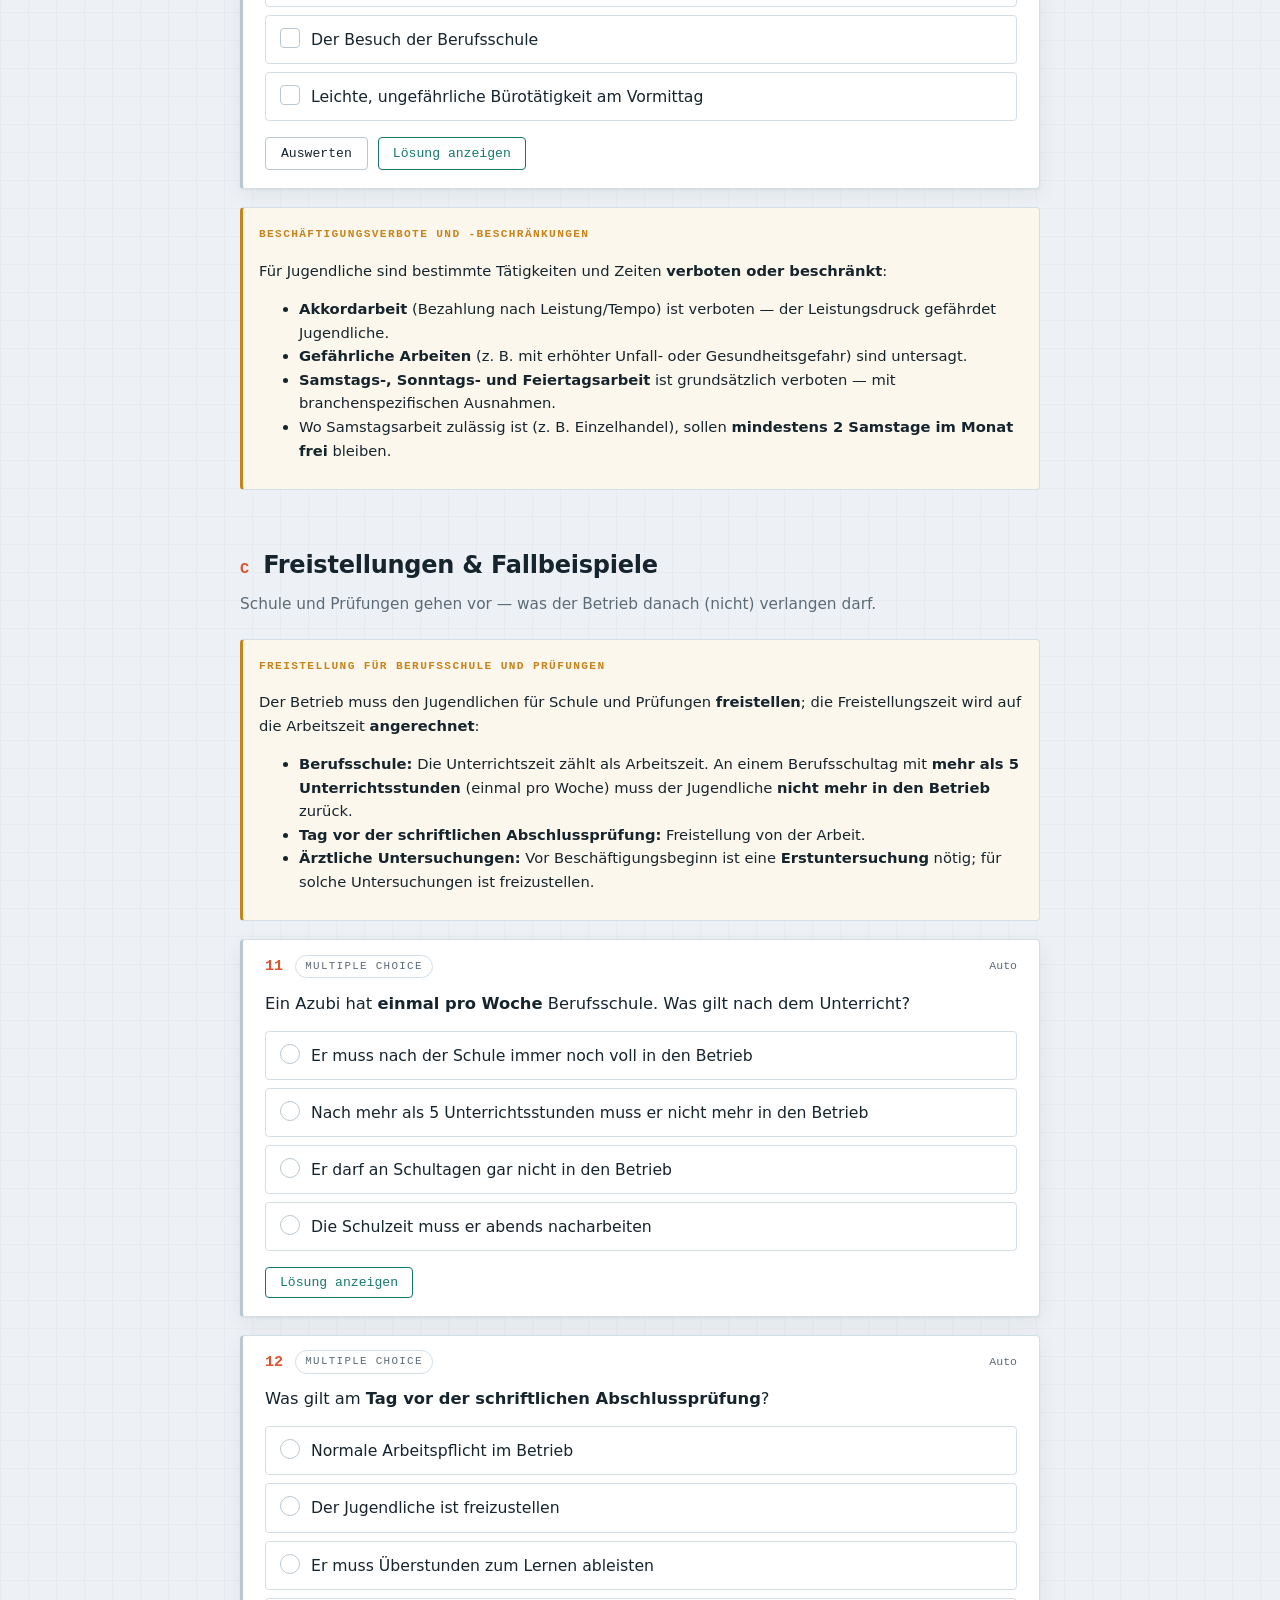
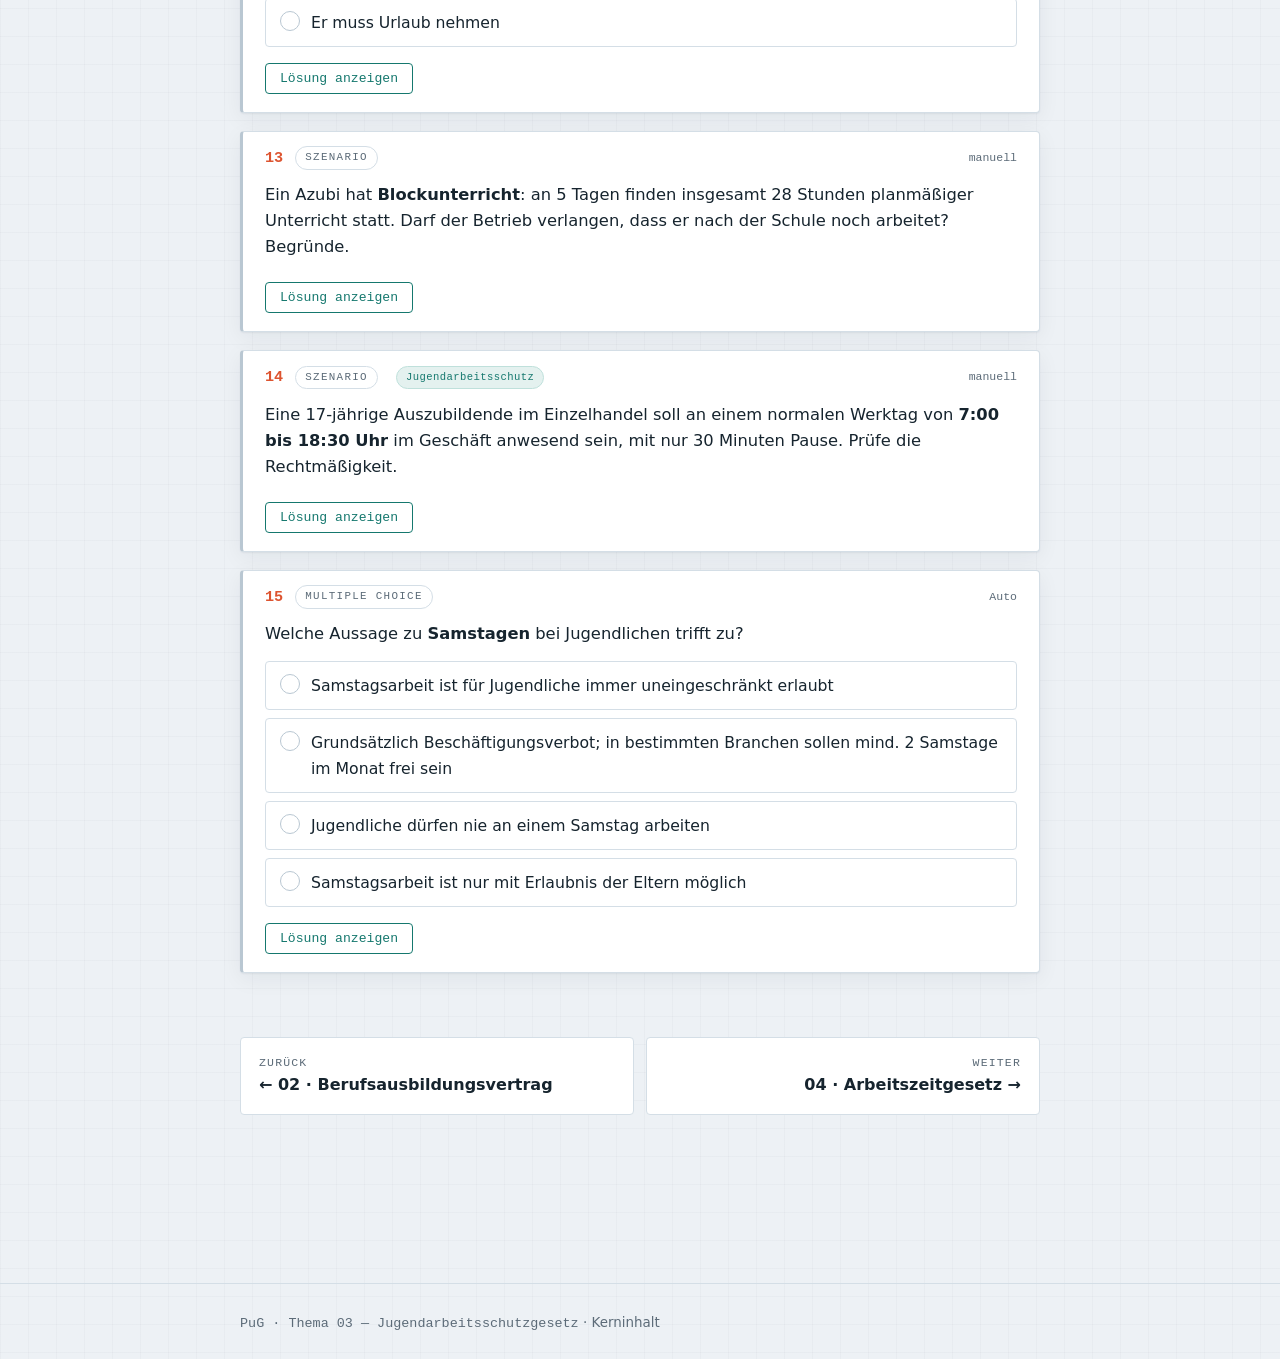
<file: 03-jugendarbeitsschutz.html>
<!DOCTYPE html>
<html lang="de">
<head>
<meta charset="utf-8">
<meta name="viewport" content="width=device-width, initial-scale=1">
<title>03 · Jugendarbeitsschutzgesetz — PuG</title>
<link rel="stylesheet" href="assets/style.css">
<link rel="stylesheet" href="assets/print.css">
</head>
<body>
<header class="topbar">
  <a class="brand" href="index.html"><span class="mark">PuG</span><b>Ausbildung &amp; Arbeitsrecht</b></a>
  <nav class="topnav">
    <a href="01-duales-system.html">01 Dual</a>
    <a href="02-ausbildungsvertrag.html">02 Vertrag</a>
    <a href="03-jugendarbeitsschutz.html" class="current">03 JArbSchG</a>
    <a href="04-arbeitszeitgesetz.html">04 ArbZG</a>
    <a href="05-sozialversicherungen.html">05 Sozialv.</a>
    <a href="06-urlaub-entgelt.html">06 Urlaub</a>
    <a href="lernseite.html">Lernen</a>
    <a href="pruefung.html">Probe-SA</a>
  </nav>
  <div class="spacer"></div>
  <span class="scorechip" id="scorechip">Auto-Fragen: 0/0 richtig</span>
</header>
<main><div class="wrap">
  <section class="hero">
    <p class="eyebrow">Schutz der arbeitenden Jugend</p>
    <div class="hero-num"><span class="hash">#</span>03</div>
    <h1>Jugendarbeitsschutzgesetz</h1>
    <p class="lede">Sonderregeln für unter 18-Jährige: kürzere Arbeitszeit, längere Pausen, mehr Urlaub,
      Nachtruhe und Beschäftigungsverbote — plus Freistellungen für Schule und Prüfungen.</p>
    <div class="hero-meta">
      <span class="pill"><b>15</b> Aufgaben</span>
      <span class="pill"><b>2</b> Diagramme</span>
      <span class="pill">MC · Multi · Rechnen · Szenario</span>
    </div>
  </section>
  <div class="controls">
    <button class="btn primary" id="show-all">Alle Lösungen einblenden</button>
    <button class="btn" id="hide-all">Alle ausblenden</button>
  </div>

  <div class="sec-head"><span class="ix">A</span><h2>Arbeitszeit &amp; Pausen</h2></div>
  <p class="sec-sub">Tägliche und wöchentliche Grenzen, Schichtzeit und die Pausenschwellen.</p>

  <figure class="diagram">
    <svg viewBox="0 0 760 210" role="img" aria-label="Pflichtpausen für Jugendliche je nach Arbeitszeit mit Schwellen bei 4,5 und 6 Stunden">
      <text x="380" y="26" text-anchor="middle" class="svg-title">Pflichtpausen für Jugendliche</text>
      <rect x="60" y="55" width="260" height="34" fill="#F5F8FB" stroke="#B9C7D2" stroke-width="1.5"/>
      <text x="190" y="77" text-anchor="middle" class="svg-label-sm">keine Pflichtpause</text>
      <rect x="320" y="55" width="150" height="34" fill="#FBEAE3" stroke="#DD5430" stroke-width="1.5"/>
      <text x="395" y="77" text-anchor="middle" class="svg-label" style="font-weight:700">30 min</text>
      <rect x="470" y="55" width="230" height="34" fill="#E4F1EF" stroke="#15786E" stroke-width="1.5"/>
      <text x="585" y="77" text-anchor="middle" class="svg-label" style="font-weight:700">60 min</text>
      <!-- axis -->
      <line x1="60" y1="120" x2="700" y2="120" stroke="#16242E" stroke-width="2"/>
      <line x1="320" y1="112" x2="320" y2="128" stroke="#16242E" stroke-width="2"/>
      <line x1="470" y1="112" x2="470" y2="128" stroke="#16242E" stroke-width="2"/>
      <text x="60"  y="145" text-anchor="middle" class="svg-label-sm">0 h</text>
      <text x="320" y="145" text-anchor="middle" class="svg-label-sm">4,5 h</text>
      <text x="470" y="145" text-anchor="middle" class="svg-label-sm">6 h</text>
      <text x="690" y="145" text-anchor="end" class="svg-label-sm">mehr</text>
      <text x="380" y="178" text-anchor="middle" class="svg-label-sm">Pause spätestens nach 4,5 h Arbeit · eine Pause ≥ 15 min</text>
      <text x="380" y="196" text-anchor="middle" class="svg-label-sm">Schichtzeit (Betrieb inkl. Pausen): max. 10 h</text>
    </svg>
    <figcaption>Über 4,5 h: 30 min, über 6 h: 60 min Pause — die Schwellen entscheiden.</figcaption>
  </figure>

  <p class="sec-sub" style="margin: 22px 0 8px; font-weight: 700">Arbeitszeit, Pausen, Schichtzeit und Ruhe im Überblick</p>
  <div class="tbl-wrap"><table class="ref">
    <thead><tr><th>Größe</th><th>Grenze für Jugendliche</th><th>§ JArbSchG</th></tr></thead>
    <tbody>
      <tr><td>Tägliche Arbeitszeit</td><td>max. 8 Std. (kurzfristig zum Ausgleich 8,5 Std.)</td><td>§ 8</td></tr>
      <tr><td>Wöchentliche Arbeitszeit</td><td>max. 40 Std.</td><td>§ 8</td></tr>
      <tr><td>Pause bei &gt; 4,5 bis 6 Std.</td><td>30 Min.</td><td>§ 11</td></tr>
      <tr><td>Pause bei mehr als 6 Std.</td><td>60 Min.</td><td>§ 11</td></tr>
      <tr><td>Lage / Mindestdauer einer Pause</td><td>spätestens nach 4,5 Std. Arbeit · eine Pause mind. 15 Min.</td><td>§ 11</td></tr>
      <tr><td>Schichtzeit (Betrieb inkl. Pausen)</td><td>max. 10 Std.</td><td>§ 12</td></tr>
      <tr><td>Ununterbrochene Freizeit (Ruhe)</td><td>mind. 12 Std. zwischen Arbeitsende und -beginn</td><td>§ 13</td></tr>
    </tbody>
  </table></div>

  <div class="note">
    <span class="lbl">Verwechslung: JArbSchG (Jugendliche) ↔ ArbZG (Erwachsene)</span>
    <p>Die <strong>Kernschwellen unterscheiden sich</strong> — das ist die häufigste Verwechslung.
      <span class="tag-mistake">Verwechslung</span> Beim Jugendlichen gelten <em>strengere</em> Werte:</p>
    <div class="tbl-wrap"><table class="ref">
      <thead><tr><th>Größe</th><th>Jugendliche (JArbSchG)</th><th>Erwachsene (ArbZG)</th></tr></thead>
      <tbody>
        <tr><td>Pausen-Schwellen</td><td>30 Min. ab &gt; 4,5 h · 60 Min. ab &gt; 6 h</td><td>30 Min. ab &gt; 6 h · 45 Min. ab &gt; 9 h</td></tr>
        <tr><td>Ruhezeit / Freizeit</td><td>mind. 12 Std.</td><td>mind. 11 Std.</td></tr>
        <tr><td>Nacht</td><td>Nachtruhe ab 20 Uhr (bis 6 Uhr)</td><td>Nachtzeit ab 23 Uhr (bis 6 Uhr)</td></tr>
      </tbody>
    </table></div>
  </div>

  <article class="q">
    <div class="q-head"><span class="q-num">01</span><span class="q-type">Multiple Choice</span><span class="q-src">Jugendarbeitsschutz</span><span class="q-pts">Auto</span></div>
    <div class="q-body">
      <p class="q-text">Wie viele Stunden dürfen Jugendliche grundsätzlich <strong>pro Tag</strong> arbeiten?</p>
      <ul class="q-options" data-multi="false">
        <li class="opt"><span class="tick"></span>Höchstens 10 Stunden</li>
        <li class="opt" data-correct="true"><span class="tick"></span>Höchstens 8 Stunden (kurzfristige Ausnahme: 8,5 Stunden)</li>
        <li class="opt"><span class="tick"></span>Höchstens 12 Stunden</li>
        <li class="opt"><span class="tick"></span>Es gibt keine Tagesgrenze</li>
      </ul>
    </div>
    <div class="q-foot"><button class="q-reveal" aria-expanded="false">Lösung anzeigen</button></div>
    <div class="q-solution" hidden><span class="sol-label">Lösung</span><p>Maximal <strong>8 Stunden täglich</strong>; nur für einen kurzen Zeitraum sind <strong>8,5 Stunden</strong>
      möglich (zum Ausgleich an anderen Tagen).</p></div>
  </article>

  <article class="q">
    <div class="q-head"><span class="q-num">02</span><span class="q-type">Multiple Choice</span><span class="q-pts">Auto</span></div>
    <div class="q-body">
      <p class="q-text">Wie hoch ist die maximale <strong>Wochenarbeitszeit</strong> für Jugendliche?</p>
      <ul class="q-options" data-multi="false">
        <li class="opt"><span class="tick"></span>48 Stunden</li>
        <li class="opt" data-correct="true"><span class="tick"></span>40 Stunden</li>
        <li class="opt"><span class="tick"></span>35 Stunden</li>
        <li class="opt"><span class="tick"></span>45 Stunden</li>
      </ul>
    </div>
    <div class="q-foot"><button class="q-reveal" aria-expanded="false">Lösung anzeigen</button></div>
    <div class="q-solution" hidden><span class="sol-label">Lösung</span><p>Höchstens <strong>40 Stunden pro Woche</strong>.</p></div>
  </article>

  <article class="q">
    <div class="q-head"><span class="q-num">03</span><span class="q-type">Multiple Choice</span><span class="q-pts">Auto</span></div>
    <div class="q-body">
      <p class="q-text">Was versteht man unter der <strong>Schichtzeit</strong>, und wie lang darf sie sein?</p>
      <ul class="q-options" data-multi="false">
        <li class="opt"><span class="tick"></span>Nur die reine Arbeitszeit ohne Pausen, max. 8 h</li>
        <li class="opt" data-correct="true"><span class="tick"></span>Die Zeit im Betrieb von Arbeitsbeginn bis -ende inklusive Pausen, max. 10 h</li>
        <li class="opt"><span class="tick"></span>Die Pausenzeit, max. 60 min</li>
        <li class="opt"><span class="tick"></span>Die Fahrtzeit zur Arbeit, max. 2 h</li>
      </ul>
    </div>
    <div class="q-foot"><button class="q-reveal" aria-expanded="false">Lösung anzeigen</button></div>
    <div class="q-solution" hidden><span class="sol-label">Lösung</span><p>Die <strong>Schichtzeit</strong> ist die gesamte Zeit im Betrieb (Beginn bis Ende) <strong>inklusive Pausen</strong>
      und darf <strong>10 Stunden</strong> nicht überschreiten.</p></div>
  </article>

  <article class="q">
    <div class="q-head"><span class="q-num">04</span><span class="q-type">Multiple Choice</span><span class="q-pts">Auto</span></div>
    <div class="q-body">
      <p class="q-text">Wie viel <strong>Pause</strong> steht einem Jugendlichen bei einer Arbeitszeit von <strong>mehr als 6 Stunden</strong> zu?</p>
      <ul class="q-options" data-multi="false">
        <li class="opt"><span class="tick"></span>30 Minuten</li>
        <li class="opt" data-correct="true"><span class="tick"></span>60 Minuten</li>
        <li class="opt"><span class="tick"></span>15 Minuten</li>
        <li class="opt"><span class="tick"></span>45 Minuten</li>
      </ul>
    </div>
    <div class="q-foot"><button class="q-reveal" aria-expanded="false">Lösung anzeigen</button></div>
    <div class="q-solution" hidden><span class="sol-label">Lösung</span><p>Über 6 h Arbeitszeit: <strong>60 Minuten</strong>. Bei mehr als 4,5 bis 6 h: <strong>30 Minuten</strong>.
      Achtung: Beim <em>Erwachsenen</em> nach ArbZG sind es schon ab >6 h nur 30 min — die Jugendregel ist großzügiger.</p></div>
  </article>

  <article class="q">
    <div class="q-head"><span class="q-num">05</span><span class="q-type">Rechnen</span><span class="q-pts">manuell</span></div>
    <div class="q-body">
      <p class="q-text">Ein 16-jähriger Azubi soll von <strong>8:00 bis 16:00 Uhr</strong> im Betrieb sein (Schichtzeit 8 h).
        Wie viel Pause steht ihm mindestens zu, und wie viel reine Arbeitszeit bleibt? Wann muss die erste Pause spätestens liegen?</p>
    </div>
    <div class="q-foot"><button class="q-reveal" aria-expanded="false">Lösung anzeigen</button></div>
    <div class="q-solution" hidden><span class="sol-label">Musterlösung</span>
      <div class="step">Reine Arbeitszeit = Schichtzeit − Pause
8 h Anwesenheit, Arbeitszeit > 6 h ⇒ 60 min Pause Pflicht
reine Arbeitszeit = 8 h − 1 h = 7 h ✓ (≤ 8 h erlaubt)
erste Pause spätestens nach 4,5 h ⇒ um 12:30 Uhr</div>
      <p>Er muss <strong>60 Minuten</strong> Pause erhalten; es bleiben <strong>7 Stunden</strong> reine Arbeitszeit. Die Pause muss <strong>spätestens nach 4,5 h</strong>
      (also bis 12:30 Uhr) beginnen. Schichtzeit 8 h ≤ 10 h ist zulässig.</p>
    </div>
  </article>

  <article class="q">
    <div class="q-head"><span class="q-num">06</span><span class="q-type">Multiple Choice</span><span class="q-pts">Auto</span></div>
    <div class="q-body">
      <p class="q-text">Wie viel <strong>ununterbrochene Freizeit</strong> muss zwischen Arbeitsende und nächstem Arbeitsbeginn liegen?</p>
      <ul class="q-options" data-multi="false">
        <li class="opt"><span class="tick"></span>Mindestens 8 Stunden</li>
        <li class="opt"><span class="tick"></span>Mindestens 10 Stunden</li>
        <li class="opt" data-correct="true"><span class="tick"></span>Mindestens 12 Stunden</li>
        <li class="opt"><span class="tick"></span>Mindestens 14 Stunden</li>
      </ul>
    </div>
    <div class="q-foot"><button class="q-reveal" aria-expanded="false">Lösung anzeigen</button></div>
    <div class="q-solution" hidden><span class="sol-label">Lösung</span><p>Jugendliche brauchen <strong>mindestens 12 Stunden</strong> zusammenhängende Freizeit. Beim
      Erwachsenen (ArbZG) sind es nur <strong>11 Stunden</strong> Ruhezeit.</p></div>
  </article>

  <div class="sec-head"><span class="ix">B</span><h2>Urlaub &amp; Nachtarbeit</h2></div>
  <p class="sec-sub">Mehr Urlaub für die Jüngsten — und ein klares Nachtarbeitsverbot.</p>

  <figure class="diagram">
    <svg viewBox="0 0 760 180" role="img" aria-label="Tagesachse mit Nachtruhe von 20 bis 6 Uhr und erlaubter Arbeitszeit von 6 bis 20 Uhr">
      <text x="380" y="26" text-anchor="middle" class="svg-title">Nachtruhe Jugendlicher: 20–6 Uhr</text>
      <rect x="60"  y="50" width="160" height="38" fill="#16242E"/>
      <rect x="220" y="50" width="373" height="38" fill="#E4F1EF" stroke="#15786E" stroke-width="1.5"/>
      <rect x="593" y="50" width="107" height="38" fill="#16242E"/>
      <text x="140" y="74" text-anchor="middle" class="svg-label-sm" fill="#fff">Nachtruhe</text>
      <text x="406" y="74" text-anchor="middle" class="svg-label" style="font-weight:700">erlaubte Arbeitszeit</text>
      <text x="646" y="74" text-anchor="middle" class="svg-label-sm" fill="#fff">Nachtruhe</text>
      <line x1="60" y1="92" x2="700" y2="92" stroke="#16242E" stroke-width="1.5"/>
      <text x="60"  y="110" text-anchor="middle" class="svg-label-sm">0</text>
      <text x="220" y="110" text-anchor="middle" class="svg-label-sm">6</text>
      <text x="593" y="110" text-anchor="middle" class="svg-label-sm">20</text>
      <text x="700" y="110" text-anchor="middle" class="svg-label-sm">24 Uhr</text>
      <text x="380" y="138" text-anchor="middle" class="svg-label-sm">Ausnahmen ab 16 J.: Gaststätte bis 22 · Mehrschicht bis 23 Uhr</text>
      <text x="380" y="156" text-anchor="middle" class="svg-label-sm">Bäckerei ab 5 (ab 17 J. ab 4) · Landwirtschaft ab 5 / bis 21 Uhr</text>
    </svg>
    <figcaption>Grundsätzlich keine Arbeit zwischen 20 und 6 Uhr — mit branchenspezifischen Ausnahmen ab 16.</figcaption>
  </figure>

  <p class="sec-sub" style="margin: 22px 0 8px; font-weight: 700">Mindesturlaub nach Alter (§ 19 JArbSchG)</p>
  <div class="tbl-wrap"><table class="ref">
    <thead><tr><th>Alter zu Beginn des Kalenderjahres</th><th>Mindesturlaub (Werktage)</th></tr></thead>
    <tbody>
      <tr><td>noch nicht 16 Jahre</td><td>30 Werktage</td></tr>
      <tr><td>noch nicht 17 Jahre</td><td>27 Werktage</td></tr>
      <tr><td>noch nicht 18 Jahre</td><td>25 Werktage</td></tr>
    </tbody>
  </table></div>
  <p class="sec-sub" style="margin: 6px 0 0">Stichtag ist der <strong>Jahresbeginn</strong> — je jünger, desto mehr Urlaub. <strong>Werktage</strong> = alle Kalendertage außer Sonn- und gesetzlichen Feiertagen.</p>

  <div class="note">
    <span class="lbl">Nachtruhe 20–6 Uhr und branchenspezifische Ausnahmen (§ 14 JArbSchG)</span>
    <p>Jugendliche dürfen grundsätzlich <strong>nicht zwischen 20 und 6 Uhr</strong> beschäftigt werden.
      Für einzelne Branchen gelten <strong>Ausnahmen ab 16 Jahren</strong>:</p>
    <ul>
      <li><strong>Gaststättengewerbe:</strong> Arbeitszeit bis 22 Uhr.</li>
      <li><strong>Mehrschichtbetriebe:</strong> Arbeitszeit bis 23 Uhr.</li>
      <li><strong>Backgewerbe:</strong> Arbeitsbeginn ab 5 Uhr (über 17 Jahre ab 4 Uhr).</li>
      <li><strong>Landwirtschaft:</strong> Arbeitszeit ab 5 Uhr oder bis 21 Uhr.</li>
    </ul>
  </div>

  <article class="q">
    <div class="q-head"><span class="q-num">07</span><span class="q-type">Multiple Choice</span><span class="q-pts">Auto</span></div>
    <div class="q-body">
      <p class="q-text">Wie viele <strong>Urlaubstage</strong> stehen einem Jugendlichen mindestens zu, der zu Jahresbeginn <strong>noch nicht 16</strong> ist?</p>
      <ul class="q-options" data-multi="false">
        <li class="opt" data-correct="true"><span class="tick"></span>30 Werktage</li>
        <li class="opt"><span class="tick"></span>27 Werktage</li>
        <li class="opt"><span class="tick"></span>25 Werktage</li>
        <li class="opt"><span class="tick"></span>24 Werktage</li>
      </ul>
    </div>
    <div class="q-foot"><button class="q-reveal" aria-expanded="false">Lösung anzeigen</button></div>
    <div class="q-solution" hidden><span class="sol-label">Lösung</span><p>Maßgeblich ist das Alter <strong>zu Beginn des Kalenderjahres</strong>: noch nicht 16 → <strong>30 Werktage</strong>,
      noch nicht 17 → 27, noch nicht 18 → 25. Je jünger, desto mehr Urlaub.</p></div>
  </article>

  <article class="q">
    <div class="q-head"><span class="q-num">08</span><span class="q-type">Zuordnung</span><span class="q-src">Jugendarbeitsschutz</span><span class="q-pts">manuell</span></div>
    <div class="q-body">
      <p class="q-text">Ergänze die Urlaubstabelle (Alter <em>zu Beginn des Kalenderjahres</em>):</p>
      <div class="tbl-wrap"><table class="ref">
        <tr><th>Alter zu Jahresbeginn</th><th>Mindesturlaub (Werktage)</th></tr>
        <tr><td>noch nicht 16 Jahre</td><td>?</td></tr>
        <tr><td>noch nicht 17 Jahre</td><td>?</td></tr>
        <tr><td>noch nicht 18 Jahre</td><td>?</td></tr>
      </table></div>
    </div>
    <div class="q-foot"><button class="q-reveal" aria-expanded="false">Lösung anzeigen</button></div>
    <div class="q-solution" hidden><span class="sol-label">Musterlösung</span>
      <div class="tbl-wrap"><table class="ref">
        <tr><th>Alter zu Jahresbeginn</th><th>Mindesturlaub</th></tr>
        <tr><td>noch nicht 16 Jahre</td><td>30 Werktage</td></tr>
        <tr><td>noch nicht 17 Jahre</td><td>27 Werktage</td></tr>
        <tr><td>noch nicht 18 Jahre</td><td>25 Werktage</td></tr>
      </table></div>
      <p><strong>Werktage</strong> = alle Kalendertage außer Sonn- und gesetzlichen Feiertagen.</p>
    </div>
  </article>

  <article class="q">
    <div class="q-head"><span class="q-num">09</span><span class="q-type">Multiple Choice</span><span class="q-pts">Auto</span></div>
    <div class="q-body">
      <p class="q-text">Zwischen welchen Uhrzeiten dürfen Jugendliche grundsätzlich <strong>nicht</strong> beschäftigt werden (Nachtruhe)?</p>
      <ul class="q-options" data-multi="false">
        <li class="opt"><span class="tick"></span>Zwischen 22 und 6 Uhr</li>
        <li class="opt" data-correct="true"><span class="tick"></span>Zwischen 20 und 6 Uhr</li>
        <li class="opt"><span class="tick"></span>Zwischen 23 und 6 Uhr</li>
        <li class="opt"><span class="tick"></span>Zwischen 18 und 8 Uhr</li>
      </ul>
    </div>
    <div class="q-foot"><button class="q-reveal" aria-expanded="false">Lösung anzeigen</button></div>
    <div class="q-solution" hidden><span class="sol-label">Lösung</span><p>Nachtruhe der Jugendlichen: keine Beschäftigung zwischen <strong>20 und 6 Uhr</strong>. (Beim Erwachsenen
      definiert das ArbZG die <em>Nachtzeit</em> erst von 23 bis 6 Uhr.)</p></div>
  </article>

  <article class="q">
    <div class="q-head"><span class="q-num">10</span><span class="q-type">Multi-Select</span><span class="q-pts">Auto</span></div>
    <div class="q-body">
      <p class="q-text">Welche Tätigkeiten sind für Jugendliche grundsätzlich <strong>verboten</strong>? <strong>(Mehrfachauswahl)</strong></p>
      <ul class="q-options" data-multi="true">
        <li class="opt" data-correct="true"><span class="tick"></span>Akkordarbeit (Bezahlung nach Leistung)</li>
        <li class="opt" data-correct="true"><span class="tick"></span>Gefährliche Arbeiten</li>
        <li class="opt" data-correct="true"><span class="tick"></span>Samstags-, Sonntags- und Feiertagsarbeit (mit Ausnahmen)</li>
        <li class="opt"><span class="tick"></span>Der Besuch der Berufsschule</li>
        <li class="opt"><span class="tick"></span>Leichte, ungefährliche Bürotätigkeit am Vormittag</li>
      </ul>
    </div>
    <div class="q-foot"><button class="q-check btn">Auswerten</button><button class="q-reveal" aria-expanded="false">Lösung anzeigen</button></div>
    <div class="q-solution" hidden><span class="sol-label">Lösung</span><p>Verboten sind u. a. <strong>Akkordarbeit</strong>, <strong>gefährliche Arbeiten</strong> und grundsätzlich
      <strong>Samstags-/Sonntags-/Feiertagsarbeit</strong> (mit branchenspezifischen Ausnahmen wie Messen oder medizinischem Dienst).</p></div>
  </article>

  <div class="note">
    <span class="lbl">Beschäftigungsverbote und -beschränkungen</span>
    <p>Für Jugendliche sind bestimmte Tätigkeiten und Zeiten <strong>verboten oder beschränkt</strong>:</p>
    <ul>
      <li><strong>Akkordarbeit</strong> (Bezahlung nach Leistung/Tempo) ist verboten — der Leistungsdruck gefährdet Jugendliche.</li>
      <li><strong>Gefährliche Arbeiten</strong> (z. B. mit erhöhter Unfall- oder Gesundheitsgefahr) sind untersagt.</li>
      <li><strong>Samstags-, Sonntags- und Feiertagsarbeit</strong> ist grundsätzlich verboten — mit branchenspezifischen Ausnahmen.</li>
      <li>Wo Samstagsarbeit zulässig ist (z. B. Einzelhandel), sollen <strong>mindestens 2 Samstage im Monat frei</strong> bleiben.</li>
    </ul>
  </div>

  <div class="sec-head"><span class="ix">C</span><h2>Freistellungen &amp; Fallbeispiele</h2></div>
  <p class="sec-sub">Schule und Prüfungen gehen vor — was der Betrieb danach (nicht) verlangen darf.</p>

  <div class="note">
    <span class="lbl">Freistellung für Berufsschule und Prüfungen</span>
    <p>Der Betrieb muss den Jugendlichen für Schule und Prüfungen <strong>freistellen</strong>; die Freistellungszeit wird auf die Arbeitszeit <strong>angerechnet</strong>:</p>
    <ul>
      <li><strong>Berufsschule:</strong> Die Unterrichtszeit zählt als Arbeitszeit. An einem Berufsschultag mit <strong>mehr als 5 Unterrichtsstunden</strong> (einmal pro Woche) muss der Jugendliche <strong>nicht mehr in den Betrieb</strong> zurück.</li>
      <li><strong>Tag vor der schriftlichen Abschlussprüfung:</strong> Freistellung von der Arbeit.</li>
      <li><strong>Ärztliche Untersuchungen:</strong> Vor Beschäftigungsbeginn ist eine <strong>Erstuntersuchung</strong> nötig; für solche Untersuchungen ist freizustellen.</li>
    </ul>
  </div>

  <article class="q">
    <div class="q-head"><span class="q-num">11</span><span class="q-type">Multiple Choice</span><span class="q-pts">Auto</span></div>
    <div class="q-body">
      <p class="q-text">Ein Azubi hat <strong>einmal pro Woche</strong> Berufsschule. Was gilt nach dem Unterricht?</p>
      <ul class="q-options" data-multi="false">
        <li class="opt"><span class="tick"></span>Er muss nach der Schule immer noch voll in den Betrieb</li>
        <li class="opt" data-correct="true"><span class="tick"></span>Nach mehr als 5 Unterrichtsstunden muss er nicht mehr in den Betrieb</li>
        <li class="opt"><span class="tick"></span>Er darf an Schultagen gar nicht in den Betrieb</li>
        <li class="opt"><span class="tick"></span>Die Schulzeit muss er abends nacharbeiten</li>
      </ul>
    </div>
    <div class="q-foot"><button class="q-reveal" aria-expanded="false">Lösung anzeigen</button></div>
    <div class="q-solution" hidden><span class="sol-label">Lösung</span><p>Bei einem Berufsschultag mit <strong>mehr als 5 Unterrichtsstunden</strong> (je 45 min) muss der Jugendliche
      <strong>nicht mehr in den Betrieb</strong> zurück.</p></div>
  </article>

  <article class="q">
    <div class="q-head"><span class="q-num">12</span><span class="q-type">Multiple Choice</span><span class="q-pts">Auto</span></div>
    <div class="q-body">
      <p class="q-text">Was gilt am <strong>Tag vor der schriftlichen Abschlussprüfung</strong>?</p>
      <ul class="q-options" data-multi="false">
        <li class="opt"><span class="tick"></span>Normale Arbeitspflicht im Betrieb</li>
        <li class="opt" data-correct="true"><span class="tick"></span>Der Jugendliche ist freizustellen</li>
        <li class="opt"><span class="tick"></span>Er muss Überstunden zum Lernen ableisten</li>
        <li class="opt"><span class="tick"></span>Er muss Urlaub nehmen</li>
      </ul>
    </div>
    <div class="q-foot"><button class="q-reveal" aria-expanded="false">Lösung anzeigen</button></div>
    <div class="q-solution" hidden><span class="sol-label">Lösung</span><p>Am <strong>Tag vor der schriftlichen Abschlussprüfung</strong> ist der Jugendliche von der Arbeit
      <strong>freizustellen</strong>.</p></div>
  </article>

  <article class="q">
    <div class="q-head"><span class="q-num">13</span><span class="q-type">Szenario</span><span class="q-pts">manuell</span></div>
    <div class="q-body">
      <p class="q-text">Ein Azubi hat <strong>Blockunterricht</strong>: an 5 Tagen finden insgesamt 28 Stunden planmäßiger Unterricht statt.
        Darf der Betrieb verlangen, dass er nach der Schule noch arbeitet? Begründe.</p>
    </div>
    <div class="q-foot"><button class="q-reveal" aria-expanded="false">Lösung anzeigen</button></div>
    <div class="q-solution" hidden><span class="sol-label">Musterlösung</span><p>Nein. Bei <strong>Blockunterricht mit mindestens 25 Wochenstunden an mindestens 5 Tagen</strong> entfällt die
      Beschäftigung im Betrieb. Mit 28 Stunden ist die Schwelle überschritten — der Betrieb darf <strong>keine zusätzliche Arbeit</strong> verlangen.</p></div>
  </article>

  <article class="q">
    <div class="q-head"><span class="q-num">14</span><span class="q-type">Szenario</span><span class="q-src">Jugendarbeitsschutz</span><span class="q-pts">manuell</span></div>
    <div class="q-body">
      <p class="q-text">Eine 17-jährige Auszubildende im Einzelhandel soll an einem normalen Werktag von
        <strong>7:00 bis 18:30 Uhr</strong> im Geschäft anwesend sein, mit nur 30 Minuten Pause. Prüfe die Rechtmäßigkeit.</p>
    </div>
    <div class="q-foot"><button class="q-reveal" aria-expanded="false">Lösung anzeigen</button></div>
    <div class="q-solution" hidden><span class="sol-label">Musterlösung</span>
      <div class="step">Schichtzeit 7:00–18:30 = 11,5 h  →  über 10 h ✗ (unzulässig)
Pause: Arbeitszeit > 6 h ⇒ 60 min Pflicht, nur 30 min gewährt ✗
reine Arbeitszeit = 11,5 h − 0,5 h = 11 h  →  über 8 h ✗</div>
      <p>Gleich <strong>drei Verstöße</strong>: Die <strong>Schichtzeit (11,5 h)</strong> übersteigt die zulässigen 10 h, die <strong>Pause (30 min)</strong> ist
      zu kurz (nötig: 60 min) und die <strong>Arbeitszeit (11 h)</strong> überschreitet die 8-Stunden-Grenze. Der Einsatz ist <strong>nicht rechtmäßig</strong>.</p>
      <ul class="rubric">
        <li>Prüft Schichtzeit gegen 10-h-Grenze</li>
        <li>Prüft Pausenlänge gegen 60-min-Pflicht</li>
        <li>Prüft reine Arbeitszeit gegen 8-h-Grenze</li>
      </ul>
    </div>
  </article>

  <article class="q">
    <div class="q-head"><span class="q-num">15</span><span class="q-type">Multiple Choice</span><span class="q-pts">Auto</span></div>
    <div class="q-body">
      <p class="q-text">Welche Aussage zu <strong>Samstagen</strong> bei Jugendlichen trifft zu?</p>
      <ul class="q-options" data-multi="false">
        <li class="opt"><span class="tick"></span>Samstagsarbeit ist für Jugendliche immer uneingeschränkt erlaubt</li>
        <li class="opt" data-correct="true"><span class="tick"></span>Grundsätzlich Beschäftigungsverbot; in bestimmten Branchen sollen mind. 2 Samstage im Monat frei sein</li>
        <li class="opt"><span class="tick"></span>Jugendliche dürfen nie an einem Samstag arbeiten</li>
        <li class="opt"><span class="tick"></span>Samstagsarbeit ist nur mit Erlaubnis der Eltern möglich</li>
      </ul>
    </div>
    <div class="q-foot"><button class="q-reveal" aria-expanded="false">Lösung anzeigen</button></div>
    <div class="q-solution" hidden><span class="sol-label">Lösung</span><p>Grundsätzlich gilt am Samstag ein <strong>Beschäftigungsverbot</strong>; wo Samstagsarbeit zulässig ist
      (z. B. Einzelhandel), sollen <strong>mindestens 2 Samstage im Monat frei</strong> bleiben.</p></div>
  </article>

  <nav class="pager">
    <a class="prev" href="02-ausbildungsvertrag.html"><span>Zurück</span><b>← 02 · Berufsausbildungsvertrag</b></a>
    <a class="next" href="04-arbeitszeitgesetz.html"><span>Weiter</span><b>04 · Arbeitszeitgesetz →</b></a>
  </nav>
</div></main>
<footer class="foot"><div class="wrap"><span class="mono">PuG · Thema 03 — Jugendarbeitsschutzgesetz</span> · Kerninhalt</div></footer>
<script src="assets/quiz.js"></script>
<script src="assets/store.js"></script>
</body>
</html>
</file>
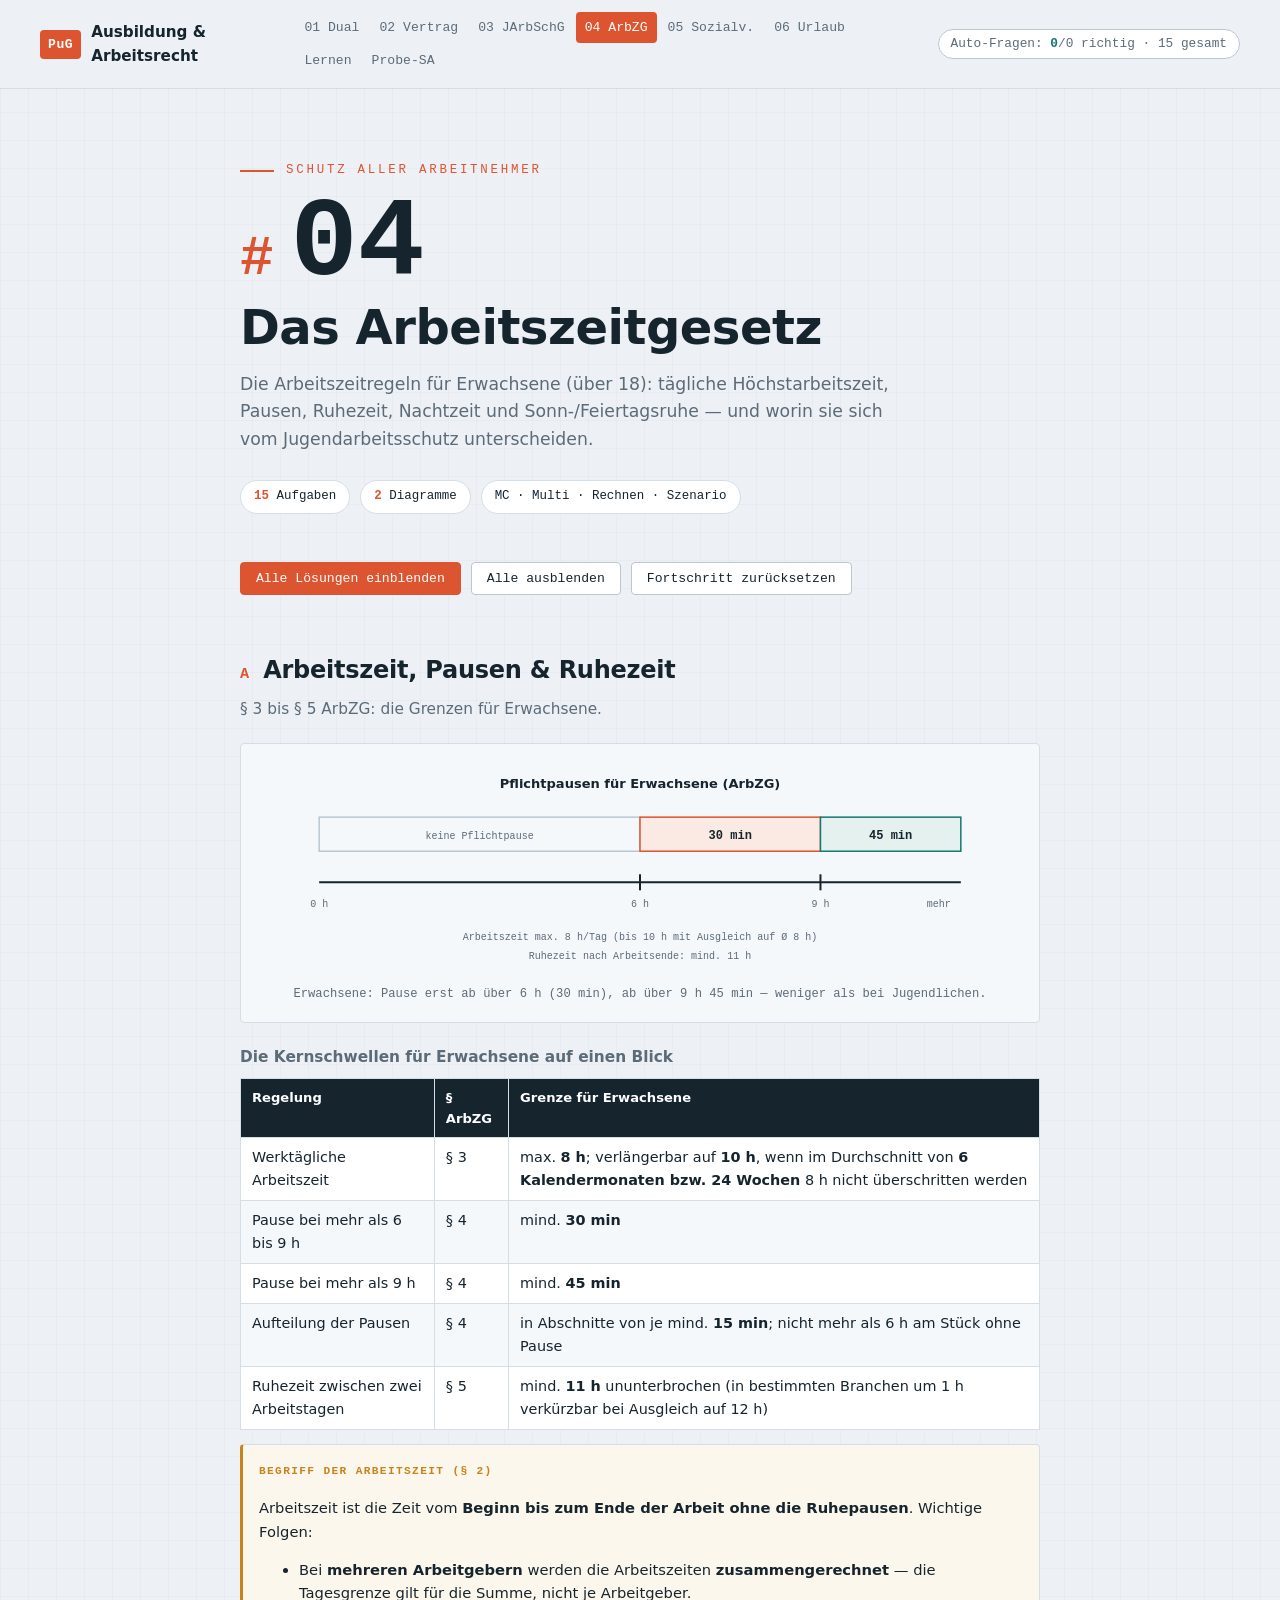
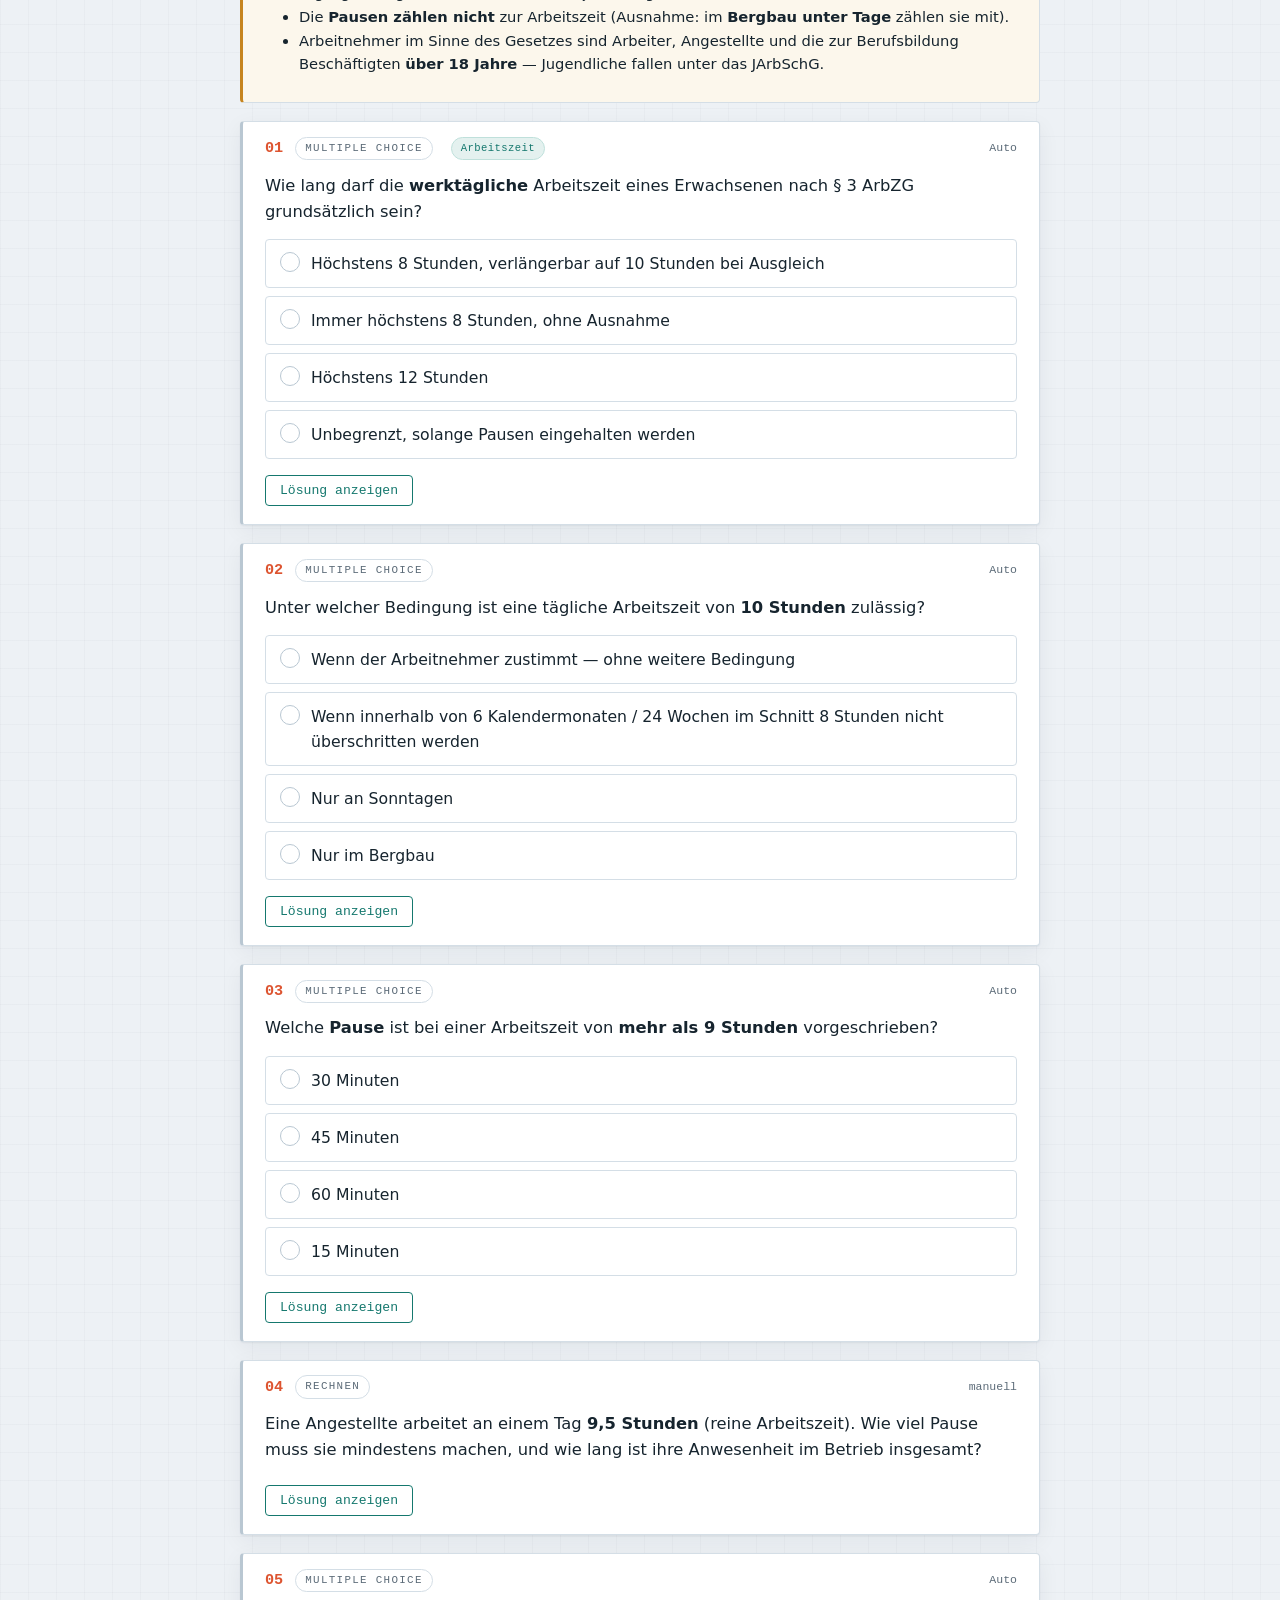
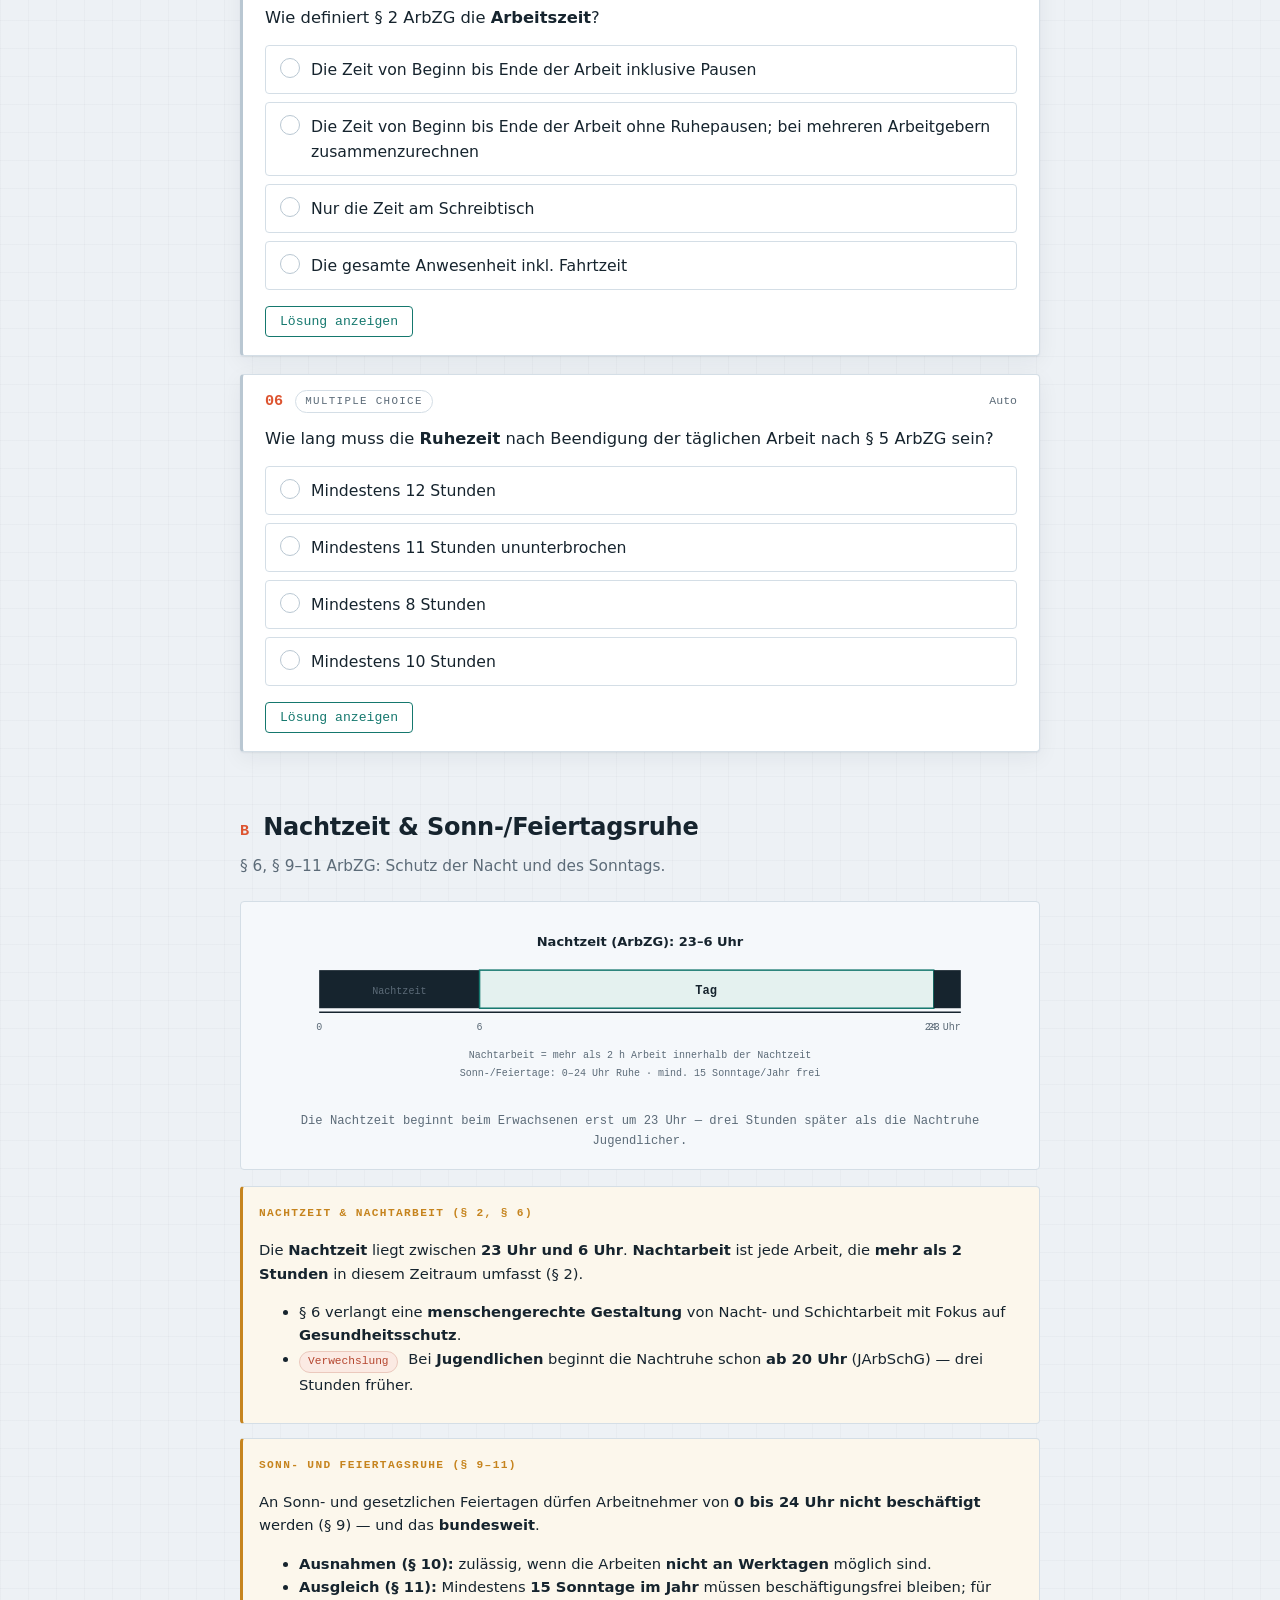
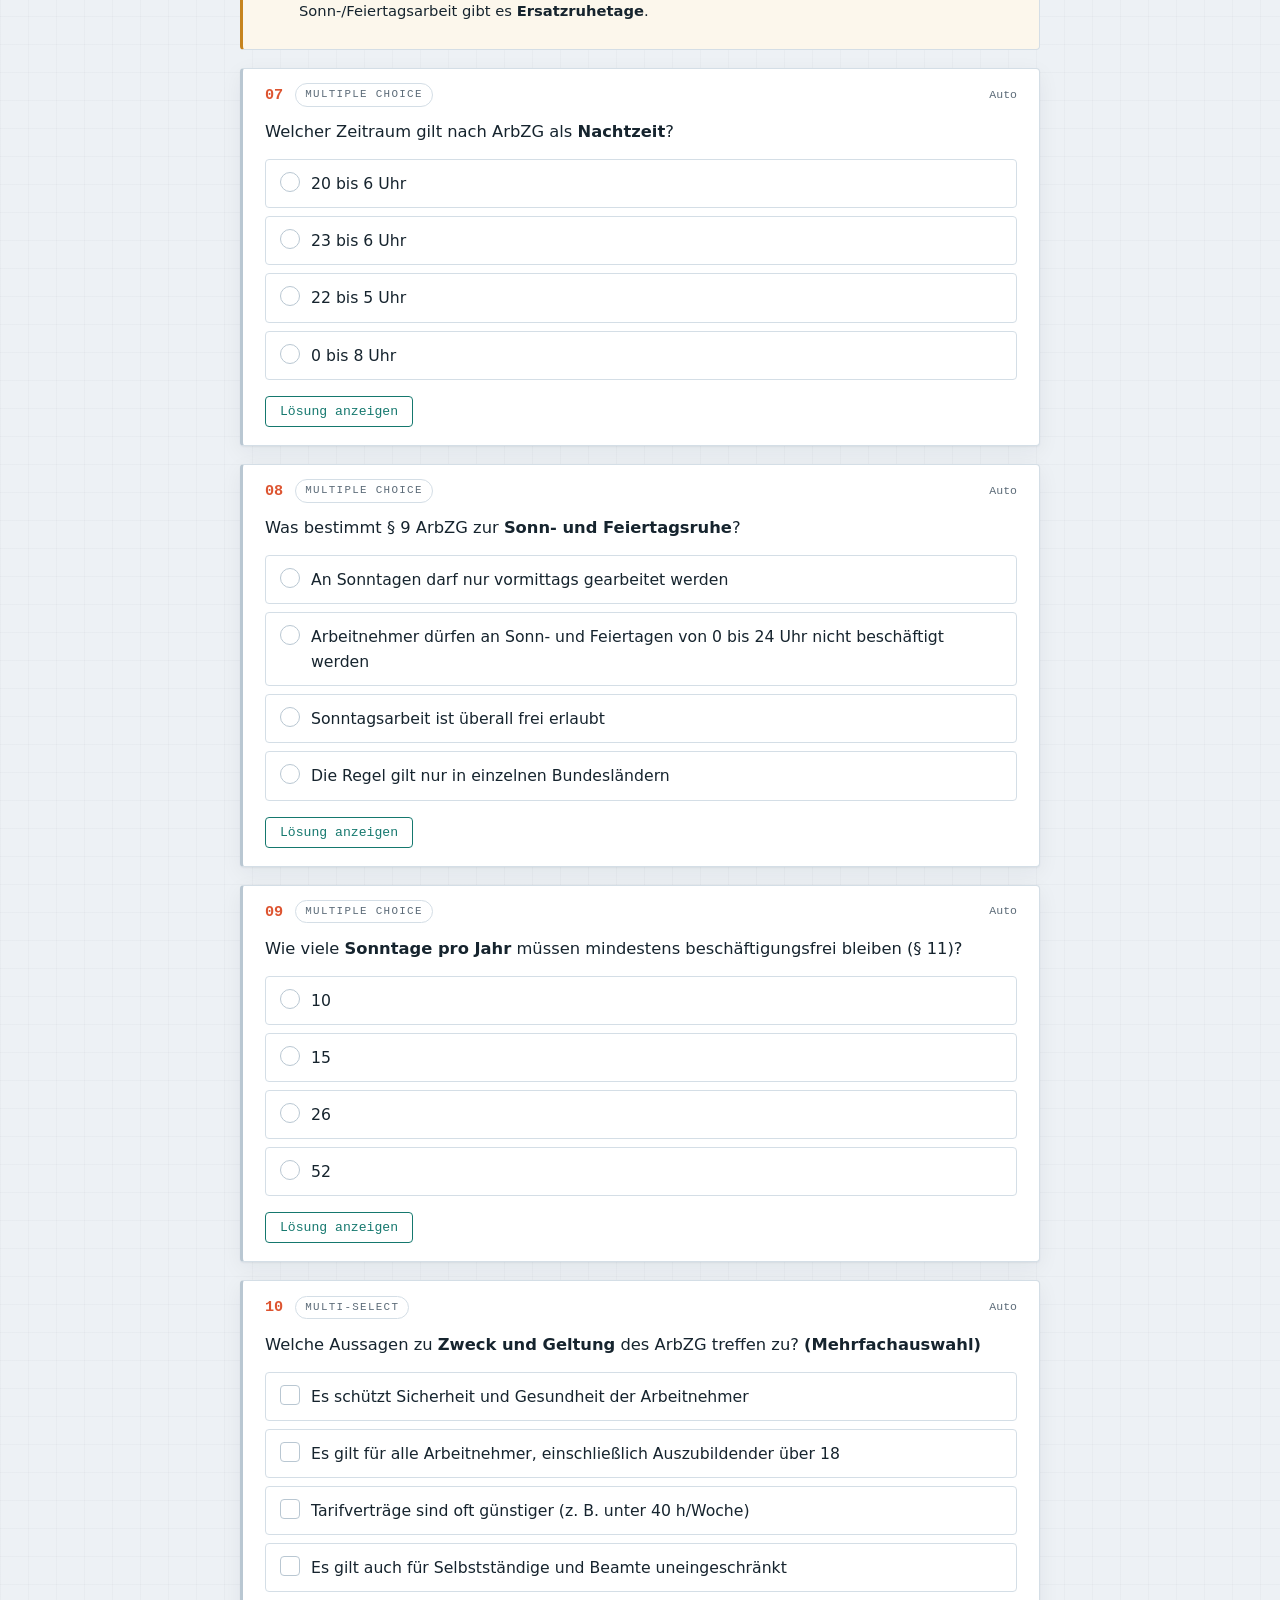
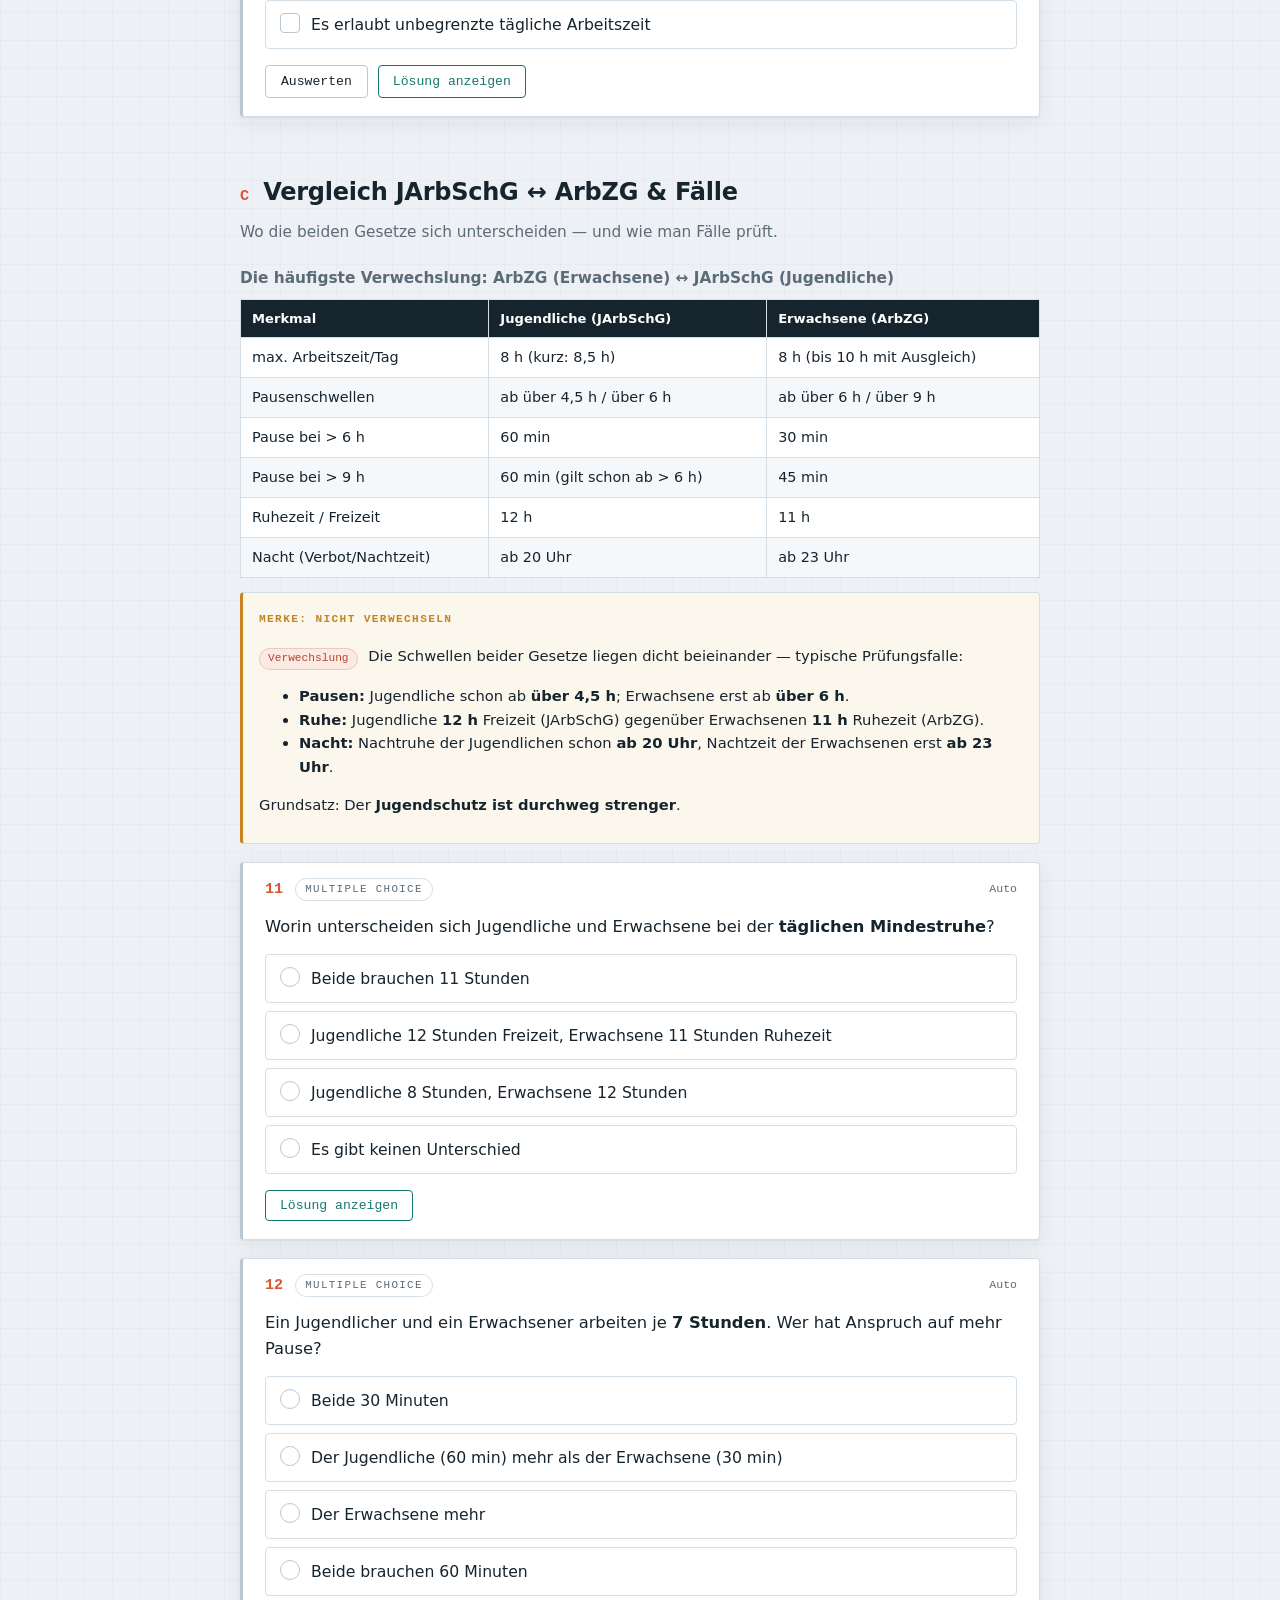
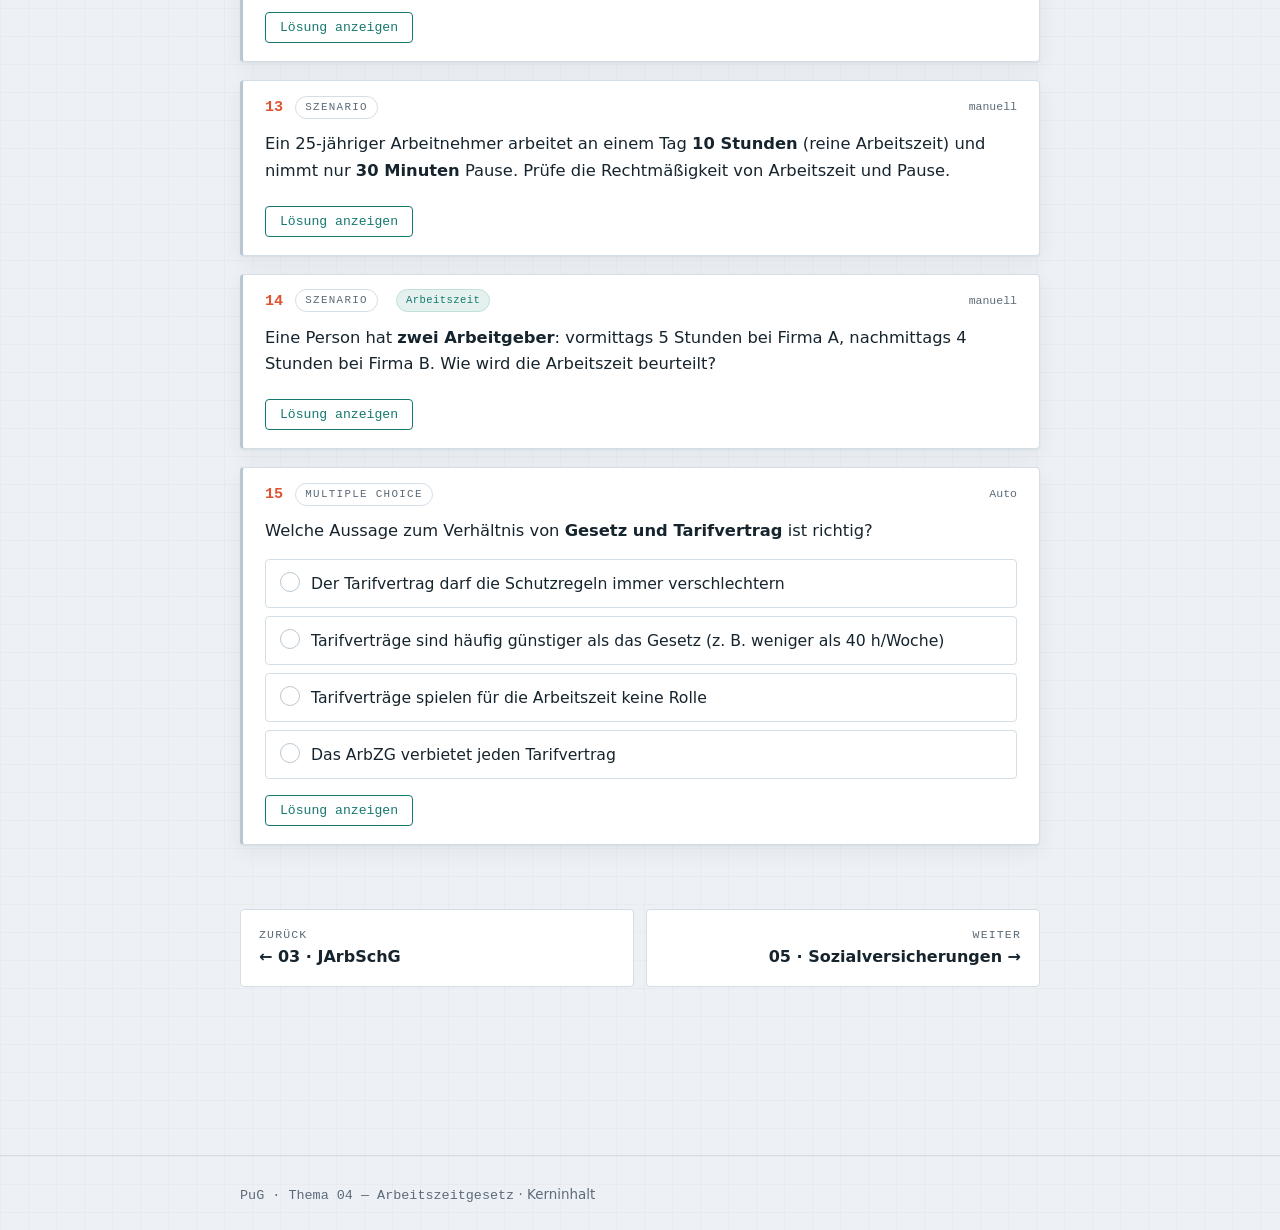
<file: 04-arbeitszeitgesetz.html>
<!DOCTYPE html>
<html lang="de">
<head>
<meta charset="utf-8">
<meta name="viewport" content="width=device-width, initial-scale=1">
<title>04 · Arbeitszeitgesetz — PuG</title>
<link rel="stylesheet" href="assets/style.css">
<link rel="stylesheet" href="assets/print.css">
</head>
<body>
<header class="topbar">
  <a class="brand" href="index.html"><span class="mark">PuG</span><b>Ausbildung &amp; Arbeitsrecht</b></a>
  <nav class="topnav">
    <a href="01-duales-system.html">01 Dual</a>
    <a href="02-ausbildungsvertrag.html">02 Vertrag</a>
    <a href="03-jugendarbeitsschutz.html">03 JArbSchG</a>
    <a href="04-arbeitszeitgesetz.html" class="current">04 ArbZG</a>
    <a href="05-sozialversicherungen.html">05 Sozialv.</a>
    <a href="06-urlaub-entgelt.html">06 Urlaub</a>
    <a href="lernseite.html">Lernen</a>
    <a href="pruefung.html">Probe-SA</a>
  </nav>
  <div class="spacer"></div>
  <span class="scorechip" id="scorechip">Auto-Fragen: 0/0 richtig</span>
</header>
<main><div class="wrap">
  <section class="hero">
    <p class="eyebrow">Schutz aller Arbeitnehmer</p>
    <div class="hero-num"><span class="hash">#</span>04</div>
    <h1>Das Arbeitszeitgesetz</h1>
    <p class="lede">Die Arbeitszeitregeln für Erwachsene (über 18): tägliche Höchstarbeitszeit, Pausen,
      Ruhezeit, Nachtzeit und Sonn-/Feiertagsruhe — und worin sie sich vom Jugendarbeitsschutz unterscheiden.</p>
    <div class="hero-meta">
      <span class="pill"><b>15</b> Aufgaben</span>
      <span class="pill"><b>2</b> Diagramme</span>
      <span class="pill">MC · Multi · Rechnen · Szenario</span>
    </div>
  </section>
  <div class="controls">
    <button class="btn primary" id="show-all">Alle Lösungen einblenden</button>
    <button class="btn" id="hide-all">Alle ausblenden</button>
  </div>

  <div class="sec-head"><span class="ix">A</span><h2>Arbeitszeit, Pausen &amp; Ruhezeit</h2></div>
  <p class="sec-sub">§ 3 bis § 5 ArbZG: die Grenzen für Erwachsene.</p>

  <figure class="diagram">
    <svg viewBox="0 0 760 210" role="img" aria-label="Pflichtpausen für Erwachsene mit Schwellen bei 6 und 9 Stunden Arbeitszeit">
      <text x="380" y="26" text-anchor="middle" class="svg-title">Pflichtpausen für Erwachsene (ArbZG)</text>
      <rect x="60" y="55" width="320" height="34" fill="#F5F8FB" stroke="#B9C7D2" stroke-width="1.5"/>
      <text x="220" y="77" text-anchor="middle" class="svg-label-sm">keine Pflichtpause</text>
      <rect x="380" y="55" width="180" height="34" fill="#FBEAE3" stroke="#DD5430" stroke-width="1.5"/>
      <text x="470" y="77" text-anchor="middle" class="svg-label" style="font-weight:700">30 min</text>
      <rect x="560" y="55" width="140" height="34" fill="#E4F1EF" stroke="#15786E" stroke-width="1.5"/>
      <text x="630" y="77" text-anchor="middle" class="svg-label" style="font-weight:700">45 min</text>
      <line x1="60" y1="120" x2="700" y2="120" stroke="#16242E" stroke-width="2"/>
      <line x1="380" y1="112" x2="380" y2="128" stroke="#16242E" stroke-width="2"/>
      <line x1="560" y1="112" x2="560" y2="128" stroke="#16242E" stroke-width="2"/>
      <text x="60"  y="145" text-anchor="middle" class="svg-label-sm">0 h</text>
      <text x="380" y="145" text-anchor="middle" class="svg-label-sm">6 h</text>
      <text x="560" y="145" text-anchor="middle" class="svg-label-sm">9 h</text>
      <text x="690" y="145" text-anchor="end" class="svg-label-sm">mehr</text>
      <text x="380" y="178" text-anchor="middle" class="svg-label-sm">Arbeitszeit max. 8 h/Tag (bis 10 h mit Ausgleich auf Ø 8 h)</text>
      <text x="380" y="196" text-anchor="middle" class="svg-label-sm">Ruhezeit nach Arbeitsende: mind. 11 h</text>
    </svg>
    <figcaption>Erwachsene: Pause erst ab über 6 h (30 min), ab über 9 h 45 min — weniger als bei Jugendlichen.</figcaption>
  </figure>

  <p class="sec-sub" style="margin: 22px 0 8px; font-weight: 700">Die Kernschwellen für Erwachsene auf einen Blick</p>
  <div class="tbl-wrap"><table class="ref">
    <thead><tr><th>Regelung</th><th>§ ArbZG</th><th>Grenze für Erwachsene</th></tr></thead>
    <tbody>
      <tr><td>Werktägliche Arbeitszeit</td><td>§ 3</td><td>max. <strong>8 h</strong>; verlängerbar auf <strong>10 h</strong>, wenn im Durchschnitt von <strong>6 Kalendermonaten bzw. 24 Wochen</strong> 8 h nicht überschritten werden</td></tr>
      <tr><td>Pause bei mehr als 6 bis 9 h</td><td>§ 4</td><td>mind. <strong>30 min</strong></td></tr>
      <tr><td>Pause bei mehr als 9 h</td><td>§ 4</td><td>mind. <strong>45 min</strong></td></tr>
      <tr><td>Aufteilung der Pausen</td><td>§ 4</td><td>in Abschnitte von je mind. <strong>15 min</strong>; nicht mehr als 6 h am Stück ohne Pause</td></tr>
      <tr><td>Ruhezeit zwischen zwei Arbeitstagen</td><td>§ 5</td><td>mind. <strong>11 h</strong> ununterbrochen (in bestimmten Branchen um 1 h verkürzbar bei Ausgleich auf 12 h)</td></tr>
    </tbody>
  </table></div>

  <div class="note">
    <span class="lbl">Begriff der Arbeitszeit (§ 2)</span>
    <p>Arbeitszeit ist die Zeit vom <strong>Beginn bis zum Ende der Arbeit ohne die Ruhepausen</strong>. Wichtige Folgen:</p>
    <ul>
      <li>Bei <strong>mehreren Arbeitgebern</strong> werden die Arbeitszeiten <strong>zusammengerechnet</strong> — die Tagesgrenze gilt für die Summe, nicht je Arbeitgeber.</li>
      <li>Die <strong>Pausen zählen nicht</strong> zur Arbeitszeit (Ausnahme: im <strong>Bergbau unter Tage</strong> zählen sie mit).</li>
      <li>Arbeitnehmer im Sinne des Gesetzes sind Arbeiter, Angestellte und die zur Berufsbildung Beschäftigten <strong>über 18 Jahre</strong> — Jugendliche fallen unter das JArbSchG.</li>
    </ul>
  </div>

  <article class="q">
    <div class="q-head"><span class="q-num">01</span><span class="q-type">Multiple Choice</span><span class="q-src">Arbeitszeit</span><span class="q-pts">Auto</span></div>
    <div class="q-body">
      <p class="q-text">Wie lang darf die <strong>werktägliche</strong> Arbeitszeit eines Erwachsenen nach § 3 ArbZG grundsätzlich sein?</p>
      <ul class="q-options" data-multi="false">
        <li class="opt" data-correct="true"><span class="tick"></span>Höchstens 8 Stunden, verlängerbar auf 10 Stunden bei Ausgleich</li>
        <li class="opt"><span class="tick"></span>Immer höchstens 8 Stunden, ohne Ausnahme</li>
        <li class="opt"><span class="tick"></span>Höchstens 12 Stunden</li>
        <li class="opt"><span class="tick"></span>Unbegrenzt, solange Pausen eingehalten werden</li>
      </ul>
    </div>
    <div class="q-foot"><button class="q-reveal" aria-expanded="false">Lösung anzeigen</button></div>
    <div class="q-solution" hidden><span class="sol-label">Lösung</span><p>Grundsatz: <strong>8 Stunden</strong> werktäglich. Sie kann auf <strong>10 Stunden</strong> verlängert werden,
      wenn im Schnitt von 6 Kalendermonaten bzw. 24 Wochen 8 Stunden nicht überschritten werden.</p></div>
  </article>

  <article class="q">
    <div class="q-head"><span class="q-num">02</span><span class="q-type">Multiple Choice</span><span class="q-pts">Auto</span></div>
    <div class="q-body">
      <p class="q-text">Unter welcher Bedingung ist eine tägliche Arbeitszeit von <strong>10 Stunden</strong> zulässig?</p>
      <ul class="q-options" data-multi="false">
        <li class="opt"><span class="tick"></span>Wenn der Arbeitnehmer zustimmt — ohne weitere Bedingung</li>
        <li class="opt" data-correct="true"><span class="tick"></span>Wenn innerhalb von 6 Kalendermonaten / 24 Wochen im Schnitt 8 Stunden nicht überschritten werden</li>
        <li class="opt"><span class="tick"></span>Nur an Sonntagen</li>
        <li class="opt"><span class="tick"></span>Nur im Bergbau</li>
      </ul>
    </div>
    <div class="q-foot"><button class="q-reveal" aria-expanded="false">Lösung anzeigen</button></div>
    <div class="q-solution" hidden><span class="sol-label">Lösung</span><p>Die 10 Stunden müssen durch kürzere Tage <strong>ausgeglichen</strong> werden, sodass der Durchschnitt
      über <strong>6 Kalendermonate bzw. 24 Wochen</strong> bei 8 Stunden bleibt.</p></div>
  </article>

  <article class="q">
    <div class="q-head"><span class="q-num">03</span><span class="q-type">Multiple Choice</span><span class="q-pts">Auto</span></div>
    <div class="q-body">
      <p class="q-text">Welche <strong>Pause</strong> ist bei einer Arbeitszeit von <strong>mehr als 9 Stunden</strong> vorgeschrieben?</p>
      <ul class="q-options" data-multi="false">
        <li class="opt"><span class="tick"></span>30 Minuten</li>
        <li class="opt" data-correct="true"><span class="tick"></span>45 Minuten</li>
        <li class="opt"><span class="tick"></span>60 Minuten</li>
        <li class="opt"><span class="tick"></span>15 Minuten</li>
      </ul>
    </div>
    <div class="q-foot"><button class="q-reveal" aria-expanded="false">Lösung anzeigen</button></div>
    <div class="q-solution" hidden><span class="sol-label">Lösung</span><p>Über 6 h → mind. <strong>30 min</strong>; über 9 h → mind. <strong>45 min</strong>. Die Pausen dürfen in
      Abschnitte von je mindestens 15 Minuten aufgeteilt werden.</p></div>
  </article>

  <article class="q">
    <div class="q-head"><span class="q-num">04</span><span class="q-type">Rechnen</span><span class="q-pts">manuell</span></div>
    <div class="q-body">
      <p class="q-text">Eine Angestellte arbeitet an einem Tag <strong>9,5 Stunden</strong> (reine Arbeitszeit). Wie viel Pause muss sie
        mindestens machen, und wie lang ist ihre Anwesenheit im Betrieb insgesamt?</p>
    </div>
    <div class="q-foot"><button class="q-reveal" aria-expanded="false">Lösung anzeigen</button></div>
    <div class="q-solution" hidden><span class="sol-label">Musterlösung</span>
      <div class="step">Arbeitszeit 9,5 h  →  über 9 h  ⇒  45 min Pause Pflicht
Anwesenheit = Arbeitszeit + Pause = 9,5 h + 0,75 h = 10,25 h</div>
      <p>Mindestens <strong>45 Minuten</strong> Pause; die Anwesenheit beträgt rund <strong>10 Stunden 15 Minuten</strong>. (Die reine Arbeitszeit von 9,5 h ist nur
      bei entsprechendem Ausgleich auf Ø 8 h zulässig.)</p>
    </div>
  </article>

  <article class="q">
    <div class="q-head"><span class="q-num">05</span><span class="q-type">Multiple Choice</span><span class="q-pts">Auto</span></div>
    <div class="q-body">
      <p class="q-text">Wie definiert § 2 ArbZG die <strong>Arbeitszeit</strong>?</p>
      <ul class="q-options" data-multi="false">
        <li class="opt"><span class="tick"></span>Die Zeit von Beginn bis Ende der Arbeit inklusive Pausen</li>
        <li class="opt" data-correct="true"><span class="tick"></span>Die Zeit von Beginn bis Ende der Arbeit ohne Ruhepausen; bei mehreren Arbeitgebern zusammenzurechnen</li>
        <li class="opt"><span class="tick"></span>Nur die Zeit am Schreibtisch</li>
        <li class="opt"><span class="tick"></span>Die gesamte Anwesenheit inkl. Fahrtzeit</li>
      </ul>
    </div>
    <div class="q-foot"><button class="q-reveal" aria-expanded="false">Lösung anzeigen</button></div>
    <div class="q-solution" hidden><span class="sol-label">Lösung</span><p>Arbeitszeit = <strong>Beginn bis Ende ohne Ruhepausen</strong>. Tätigkeiten bei <strong>mehreren Arbeitgebern</strong>
      werden zusammengerechnet. Sonderfall: im <strong>Bergbau unter Tage</strong> zählen die Pausen mit zur Arbeitszeit.</p></div>
  </article>

  <article class="q">
    <div class="q-head"><span class="q-num">06</span><span class="q-type">Multiple Choice</span><span class="q-pts">Auto</span></div>
    <div class="q-body">
      <p class="q-text">Wie lang muss die <strong>Ruhezeit</strong> nach Beendigung der täglichen Arbeit nach § 5 ArbZG sein?</p>
      <ul class="q-options" data-multi="false">
        <li class="opt"><span class="tick"></span>Mindestens 12 Stunden</li>
        <li class="opt" data-correct="true"><span class="tick"></span>Mindestens 11 Stunden ununterbrochen</li>
        <li class="opt"><span class="tick"></span>Mindestens 8 Stunden</li>
        <li class="opt"><span class="tick"></span>Mindestens 10 Stunden</li>
      </ul>
    </div>
    <div class="q-foot"><button class="q-reveal" aria-expanded="false">Lösung anzeigen</button></div>
    <div class="q-solution" hidden><span class="sol-label">Lösung</span><p>Erwachsene brauchen <strong>11 Stunden</strong> ununterbrochene Ruhezeit (in bestimmten Branchen um 1 h
      verkürzbar bei Ausgleich). Jugendliche dagegen: <strong>12 Stunden</strong> Freizeit.</p></div>
  </article>

  <div class="sec-head"><span class="ix">B</span><h2>Nachtzeit &amp; Sonn-/Feiertagsruhe</h2></div>
  <p class="sec-sub">§ 6, § 9–11 ArbZG: Schutz der Nacht und des Sonntags.</p>

  <figure class="diagram">
    <svg viewBox="0 0 760 180" role="img" aria-label="Tagesachse mit der Nachtzeit von 23 bis 6 Uhr nach dem Arbeitszeitgesetz">
      <text x="380" y="26" text-anchor="middle" class="svg-title">Nachtzeit (ArbZG): 23–6 Uhr</text>
      <rect x="60"  y="50" width="160" height="38" fill="#16242E"/>
      <rect x="220" y="50" width="453" height="38" fill="#E4F1EF" stroke="#15786E" stroke-width="1.5"/>
      <rect x="673" y="50" width="27"  height="38" fill="#16242E"/>
      <text x="140" y="74" text-anchor="middle" class="svg-label-sm" fill="#fff">Nachtzeit</text>
      <text x="446" y="74" text-anchor="middle" class="svg-label" style="font-weight:700">Tag</text>
      <line x1="60" y1="92" x2="700" y2="92" stroke="#16242E" stroke-width="1.5"/>
      <text x="60"  y="110" text-anchor="middle" class="svg-label-sm">0</text>
      <text x="220" y="110" text-anchor="middle" class="svg-label-sm">6</text>
      <text x="673" y="110" text-anchor="middle" class="svg-label-sm">23</text>
      <text x="700" y="110" text-anchor="end" class="svg-label-sm">24 Uhr</text>
      <text x="380" y="138" text-anchor="middle" class="svg-label-sm">Nachtarbeit = mehr als 2 h Arbeit innerhalb der Nachtzeit</text>
      <text x="380" y="156" text-anchor="middle" class="svg-label-sm">Sonn-/Feiertage: 0–24 Uhr Ruhe · mind. 15 Sonntage/Jahr frei</text>
    </svg>
    <figcaption>Die Nachtzeit beginnt beim Erwachsenen erst um 23 Uhr — drei Stunden später als die Nachtruhe Jugendlicher.</figcaption>
  </figure>

  <div class="note">
    <span class="lbl">Nachtzeit &amp; Nachtarbeit (§ 2, § 6)</span>
    <p>Die <strong>Nachtzeit</strong> liegt zwischen <strong>23 Uhr und 6 Uhr</strong>. <strong>Nachtarbeit</strong> ist jede Arbeit, die <strong>mehr als 2 Stunden</strong> in diesem Zeitraum umfasst (§ 2).</p>
    <ul>
      <li>§ 6 verlangt eine <strong>menschengerechte Gestaltung</strong> von Nacht- und Schichtarbeit mit Fokus auf <strong>Gesundheitsschutz</strong>.</li>
      <li><span class="tag-mistake">Verwechslung</span> Bei <strong>Jugendlichen</strong> beginnt die Nachtruhe schon <strong>ab 20 Uhr</strong> (JArbSchG) — drei Stunden früher.</li>
    </ul>
  </div>

  <div class="note">
    <span class="lbl">Sonn- und Feiertagsruhe (§ 9–11)</span>
    <p>An Sonn- und gesetzlichen Feiertagen dürfen Arbeitnehmer von <strong>0 bis 24 Uhr nicht beschäftigt</strong> werden (§ 9) — und das <strong>bundesweit</strong>.</p>
    <ul>
      <li><strong>Ausnahmen (§ 10):</strong> zulässig, wenn die Arbeiten <strong>nicht an Werktagen</strong> möglich sind.</li>
      <li><strong>Ausgleich (§ 11):</strong> Mindestens <strong>15 Sonntage im Jahr</strong> müssen beschäftigungsfrei bleiben; für Sonn-/Feiertagsarbeit gibt es <strong>Ersatzruhetage</strong>.</li>
    </ul>
  </div>

  <article class="q">
    <div class="q-head"><span class="q-num">07</span><span class="q-type">Multiple Choice</span><span class="q-pts">Auto</span></div>
    <div class="q-body">
      <p class="q-text">Welcher Zeitraum gilt nach ArbZG als <strong>Nachtzeit</strong>?</p>
      <ul class="q-options" data-multi="false">
        <li class="opt"><span class="tick"></span>20 bis 6 Uhr</li>
        <li class="opt" data-correct="true"><span class="tick"></span>23 bis 6 Uhr</li>
        <li class="opt"><span class="tick"></span>22 bis 5 Uhr</li>
        <li class="opt"><span class="tick"></span>0 bis 8 Uhr</li>
      </ul>
    </div>
    <div class="q-foot"><button class="q-reveal" aria-expanded="false">Lösung anzeigen</button></div>
    <div class="q-solution" hidden><span class="sol-label">Lösung</span><p>Die Nachtzeit liegt zwischen <strong>23 und 6 Uhr</strong>. <strong>Nachtarbeit</strong> ist gegeben, wenn
      mehr als 2 Stunden in diesem Zeitraum gearbeitet wird. <span class="tag-mistake">Verwechslung</span> Jugendliche: Nachtruhe schon ab 20 Uhr.</p></div>
  </article>

  <article class="q">
    <div class="q-head"><span class="q-num">08</span><span class="q-type">Multiple Choice</span><span class="q-pts">Auto</span></div>
    <div class="q-body">
      <p class="q-text">Was bestimmt § 9 ArbZG zur <strong>Sonn- und Feiertagsruhe</strong>?</p>
      <ul class="q-options" data-multi="false">
        <li class="opt"><span class="tick"></span>An Sonntagen darf nur vormittags gearbeitet werden</li>
        <li class="opt" data-correct="true"><span class="tick"></span>Arbeitnehmer dürfen an Sonn- und Feiertagen von 0 bis 24 Uhr nicht beschäftigt werden</li>
        <li class="opt"><span class="tick"></span>Sonntagsarbeit ist überall frei erlaubt</li>
        <li class="opt"><span class="tick"></span>Die Regel gilt nur in einzelnen Bundesländern</li>
      </ul>
    </div>
    <div class="q-foot"><button class="q-reveal" aria-expanded="false">Lösung anzeigen</button></div>
    <div class="q-solution" hidden><span class="sol-label">Lösung</span><p>Grundsatz: <strong>0 bis 24 Uhr keine Beschäftigung</strong> an Sonn- und Feiertagen — und das
      <strong>bundesweit</strong>. § 10 lässt Ausnahmen zu, wenn Arbeiten nicht an Werktagen möglich sind.</p></div>
  </article>

  <article class="q">
    <div class="q-head"><span class="q-num">09</span><span class="q-type">Multiple Choice</span><span class="q-pts">Auto</span></div>
    <div class="q-body">
      <p class="q-text">Wie viele <strong>Sonntage pro Jahr</strong> müssen mindestens beschäftigungsfrei bleiben (§ 11)?</p>
      <ul class="q-options" data-multi="false">
        <li class="opt"><span class="tick"></span>10</li>
        <li class="opt" data-correct="true"><span class="tick"></span>15</li>
        <li class="opt"><span class="tick"></span>26</li>
        <li class="opt"><span class="tick"></span>52</li>
      </ul>
    </div>
    <div class="q-foot"><button class="q-reveal" aria-expanded="false">Lösung anzeigen</button></div>
    <div class="q-solution" hidden><span class="sol-label">Lösung</span><p>Mindestens <strong>15 Sonntage im Jahr</strong> müssen beschäftigungsfrei bleiben — als Ausgleich für
      zulässige Sonntagsarbeit.</p></div>
  </article>

  <article class="q">
    <div class="q-head"><span class="q-num">10</span><span class="q-type">Multi-Select</span><span class="q-pts">Auto</span></div>
    <div class="q-body">
      <p class="q-text">Welche Aussagen zu <strong>Zweck und Geltung</strong> des ArbZG treffen zu? <strong>(Mehrfachauswahl)</strong></p>
      <ul class="q-options" data-multi="true">
        <li class="opt" data-correct="true"><span class="tick"></span>Es schützt Sicherheit und Gesundheit der Arbeitnehmer</li>
        <li class="opt" data-correct="true"><span class="tick"></span>Es gilt für alle Arbeitnehmer, einschließlich Auszubildender über 18</li>
        <li class="opt" data-correct="true"><span class="tick"></span>Tarifverträge sind oft günstiger (z. B. unter 40 h/Woche)</li>
        <li class="opt"><span class="tick"></span>Es gilt auch für Selbstständige und Beamte uneingeschränkt</li>
        <li class="opt"><span class="tick"></span>Es erlaubt unbegrenzte tägliche Arbeitszeit</li>
      </ul>
    </div>
    <div class="q-foot"><button class="q-check btn">Auswerten</button><button class="q-reveal" aria-expanded="false">Lösung anzeigen</button></div>
    <div class="q-solution" hidden><span class="sol-label">Lösung</span><p>Das ArbZG schützt <strong>Sicherheit und Gesundheit</strong>, gilt für <strong>alle Arbeitnehmer</strong>
      (inkl. Azubis über 18) und wird durch <strong>Tarifverträge</strong> oft verbessert. Es erlaubt keine unbegrenzte Arbeitszeit.</p></div>
  </article>

  <div class="sec-head"><span class="ix">C</span><h2>Vergleich JArbSchG ↔ ArbZG &amp; Fälle</h2></div>
  <p class="sec-sub">Wo die beiden Gesetze sich unterscheiden — und wie man Fälle prüft.</p>

  <p class="sec-sub" style="margin: 22px 0 8px; font-weight: 700">Die häufigste Verwechslung: ArbZG (Erwachsene) ↔ JArbSchG (Jugendliche)</p>
  <div class="tbl-wrap"><table class="ref">
    <thead><tr><th>Merkmal</th><th>Jugendliche (JArbSchG)</th><th>Erwachsene (ArbZG)</th></tr></thead>
    <tbody>
    <tr><td>max. Arbeitszeit/Tag</td><td>8 h (kurz: 8,5 h)</td><td>8 h (bis 10 h mit Ausgleich)</td></tr>
    <tr><td>Pausenschwellen</td><td>ab über 4,5 h / über 6 h</td><td>ab über 6 h / über 9 h</td></tr>
    <tr><td>Pause bei &gt; 6 h</td><td>60 min</td><td>30 min</td></tr>
    <tr><td>Pause bei &gt; 9 h</td><td>60 min (gilt schon ab &gt; 6 h)</td><td>45 min</td></tr>
    <tr><td>Ruhezeit / Freizeit</td><td>12 h</td><td>11 h</td></tr>
    <tr><td>Nacht (Verbot/Nachtzeit)</td><td>ab 20 Uhr</td><td>ab 23 Uhr</td></tr>
    </tbody>
  </table></div>

  <div class="note">
    <span class="lbl">Merke: nicht verwechseln</span>
    <p><span class="tag-mistake">Verwechslung</span> Die Schwellen beider Gesetze liegen dicht beieinander — typische Prüfungsfalle:</p>
    <ul>
      <li><strong>Pausen:</strong> Jugendliche schon ab <strong>über 4,5 h</strong>; Erwachsene erst ab <strong>über 6 h</strong>.</li>
      <li><strong>Ruhe:</strong> Jugendliche <strong>12 h</strong> Freizeit (JArbSchG) gegenüber Erwachsenen <strong>11 h</strong> Ruhezeit (ArbZG).</li>
      <li><strong>Nacht:</strong> Nachtruhe der Jugendlichen schon <strong>ab 20 Uhr</strong>, Nachtzeit der Erwachsenen erst <strong>ab 23 Uhr</strong>.</li>
    </ul>
    <p>Grundsatz: Der <strong>Jugendschutz ist durchweg strenger</strong>.</p>
  </div>

  <article class="q">
    <div class="q-head"><span class="q-num">11</span><span class="q-type">Multiple Choice</span><span class="q-pts">Auto</span></div>
    <div class="q-body">
      <p class="q-text">Worin unterscheiden sich Jugendliche und Erwachsene bei der <strong>täglichen Mindestruhe</strong>?</p>
      <ul class="q-options" data-multi="false">
        <li class="opt"><span class="tick"></span>Beide brauchen 11 Stunden</li>
        <li class="opt" data-correct="true"><span class="tick"></span>Jugendliche 12 Stunden Freizeit, Erwachsene 11 Stunden Ruhezeit</li>
        <li class="opt"><span class="tick"></span>Jugendliche 8 Stunden, Erwachsene 12 Stunden</li>
        <li class="opt"><span class="tick"></span>Es gibt keinen Unterschied</li>
      </ul>
    </div>
    <div class="q-foot"><button class="q-reveal" aria-expanded="false">Lösung anzeigen</button></div>
    <div class="q-solution" hidden><span class="sol-label">Lösung</span><p>Jugendliche: <strong>12 h</strong> Freizeit (JArbSchG); Erwachsene: <strong>11 h</strong> Ruhezeit (ArbZG).
      Der Jugendschutz ist strenger.</p></div>
  </article>

  <article class="q">
    <div class="q-head"><span class="q-num">12</span><span class="q-type">Multiple Choice</span><span class="q-pts">Auto</span></div>
    <div class="q-body">
      <p class="q-text">Ein Jugendlicher und ein Erwachsener arbeiten je <strong>7 Stunden</strong>. Wer hat Anspruch auf mehr Pause?</p>
      <ul class="q-options" data-multi="false">
        <li class="opt"><span class="tick"></span>Beide 30 Minuten</li>
        <li class="opt" data-correct="true"><span class="tick"></span>Der Jugendliche (60 min) mehr als der Erwachsene (30 min)</li>
        <li class="opt"><span class="tick"></span>Der Erwachsene mehr</li>
        <li class="opt"><span class="tick"></span>Beide brauchen 60 Minuten</li>
      </ul>
    </div>
    <div class="q-foot"><button class="q-reveal" aria-expanded="false">Lösung anzeigen</button></div>
    <div class="q-solution" hidden><span class="sol-label">Lösung</span><p>Bei 7 h (also über 6 h): Jugendlicher <strong>60 min</strong>, Erwachsener nur <strong>30 min</strong>.</p></div>
  </article>

  <article class="q">
    <div class="q-head"><span class="q-num">13</span><span class="q-type">Szenario</span><span class="q-pts">manuell</span></div>
    <div class="q-body">
      <p class="q-text">Ein 25-jähriger Arbeitnehmer arbeitet an einem Tag <strong>10 Stunden</strong> (reine Arbeitszeit) und nimmt nur
        <strong>30 Minuten</strong> Pause. Prüfe die Rechtmäßigkeit von Arbeitszeit und Pause.</p>
    </div>
    <div class="q-foot"><button class="q-reveal" aria-expanded="false">Lösung anzeigen</button></div>
    <div class="q-solution" hidden><span class="sol-label">Musterlösung</span>
      <div class="step">Arbeitszeit 10 h  →  zulässig NUR mit Ausgleich auf Ø 8 h (6 Mon./24 Wo.)
Pause: 10 h > 9 h  ⇒  45 min Pflicht, nur 30 min gewährt ✗</div>
      <p>Die <strong>10 Stunden</strong> sind nur bei entsprechendem <strong>Ausgleich</strong> erlaubt. Die <strong>Pause ist zu kurz</strong>: Über 9 h sind
      <strong>45 Minuten</strong> nötig, nicht 30. Damit ist der Tag in Bezug auf die Pause <strong>nicht rechtmäßig</strong>.</p>
      <ul class="rubric">
        <li>Erkennt die 10-h-Grenze nur mit Ausgleich</li>
        <li>Prüft Pausenlänge gegen 45-min-Pflicht (&gt; 9 h)</li>
      </ul>
    </div>
  </article>

  <article class="q">
    <div class="q-head"><span class="q-num">14</span><span class="q-type">Szenario</span><span class="q-src">Arbeitszeit</span><span class="q-pts">manuell</span></div>
    <div class="q-body">
      <p class="q-text">Eine Person hat <strong>zwei Arbeitgeber</strong>: vormittags 5 Stunden bei Firma A, nachmittags 4 Stunden bei Firma B.
        Wie wird die Arbeitszeit beurteilt?</p>
    </div>
    <div class="q-foot"><button class="q-reveal" aria-expanded="false">Lösung anzeigen</button></div>
    <div class="q-solution" hidden><span class="sol-label">Musterlösung</span>
      <div class="step">Arbeitszeiten bei mehreren Arbeitgebern werden zusammengerechnet:
5 h + 4 h = 9 h  →  über 8 h, nur mit Ausgleich zulässig
Pause: > 6 h ⇒ mind. 30 min</div>
      <p>Die Zeiten werden nach § 2 <strong>zusammengerechnet</strong> (9 h gesamt). Damit gilt die Tagesgrenze für die <strong>Summe</strong>, nicht je Arbeitgeber —
      9 h sind nur bei Ausgleich auf Ø 8 h zulässig, und es ist mind. eine <strong>30-min-Pause</strong> nötig.</p></div>
  </article>

  <article class="q">
    <div class="q-head"><span class="q-num">15</span><span class="q-type">Multiple Choice</span><span class="q-pts">Auto</span></div>
    <div class="q-body">
      <p class="q-text">Welche Aussage zum Verhältnis von <strong>Gesetz und Tarifvertrag</strong> ist richtig?</p>
      <ul class="q-options" data-multi="false">
        <li class="opt"><span class="tick"></span>Der Tarifvertrag darf die Schutzregeln immer verschlechtern</li>
        <li class="opt" data-correct="true"><span class="tick"></span>Tarifverträge sind häufig günstiger als das Gesetz (z. B. weniger als 40 h/Woche)</li>
        <li class="opt"><span class="tick"></span>Tarifverträge spielen für die Arbeitszeit keine Rolle</li>
        <li class="opt"><span class="tick"></span>Das ArbZG verbietet jeden Tarifvertrag</li>
      </ul>
    </div>
    <div class="q-foot"><button class="q-reveal" aria-expanded="false">Lösung anzeigen</button></div>
    <div class="q-solution" hidden><span class="sol-label">Lösung</span><p>Das ArbZG ist eine <strong>Mindestschutz-Grundlage</strong>. <strong>Tarifverträge</strong> sind oft
      <strong>günstiger</strong> (z. B. kürzere Wochenarbeitszeit unter 40 h).</p></div>
  </article>

  <nav class="pager">
    <a class="prev" href="03-jugendarbeitsschutz.html"><span>Zurück</span><b>← 03 · JArbSchG</b></a>
    <a class="next" href="05-sozialversicherungen.html"><span>Weiter</span><b>05 · Sozialversicherungen →</b></a>
  </nav>
</div></main>
<footer class="foot"><div class="wrap"><span class="mono">PuG · Thema 04 — Arbeitszeitgesetz</span> · Kerninhalt</div></footer>
<script src="assets/quiz.js"></script>
<script src="assets/store.js"></script>
</body>
</html>
</file>
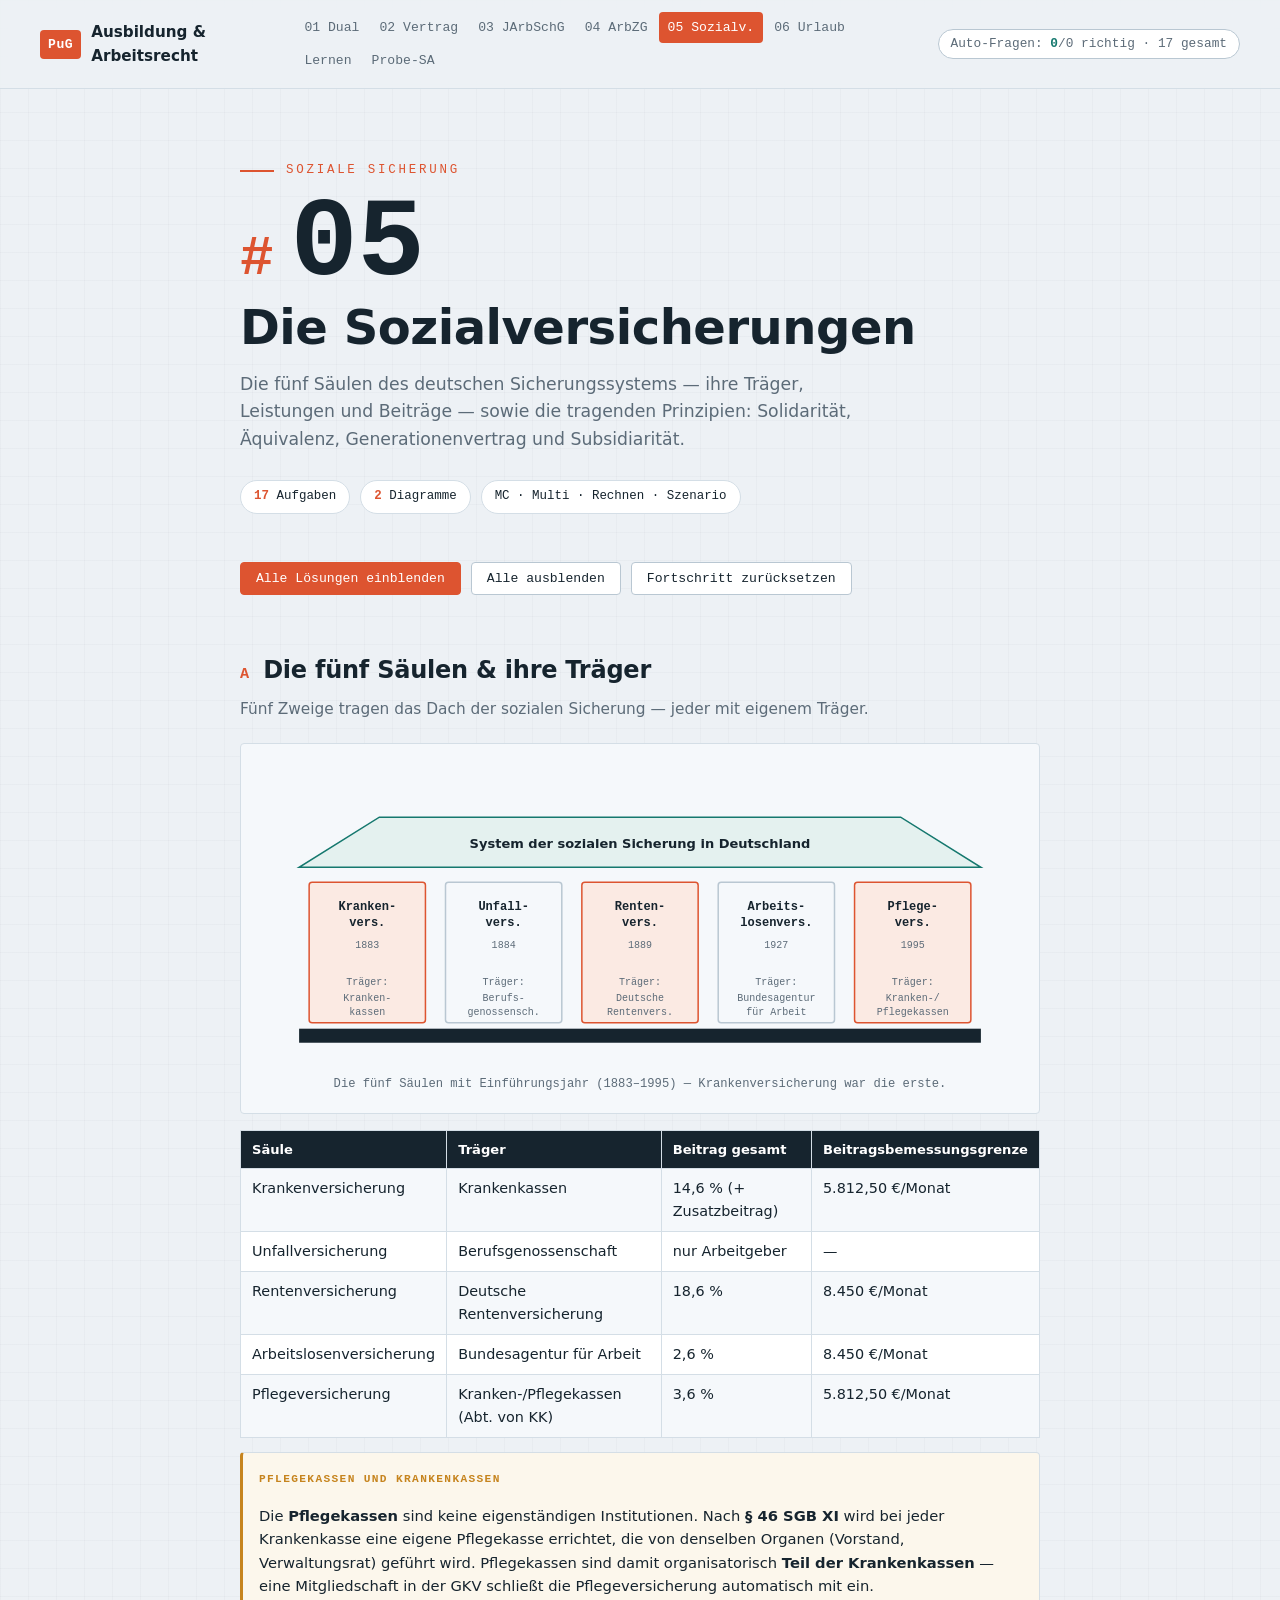
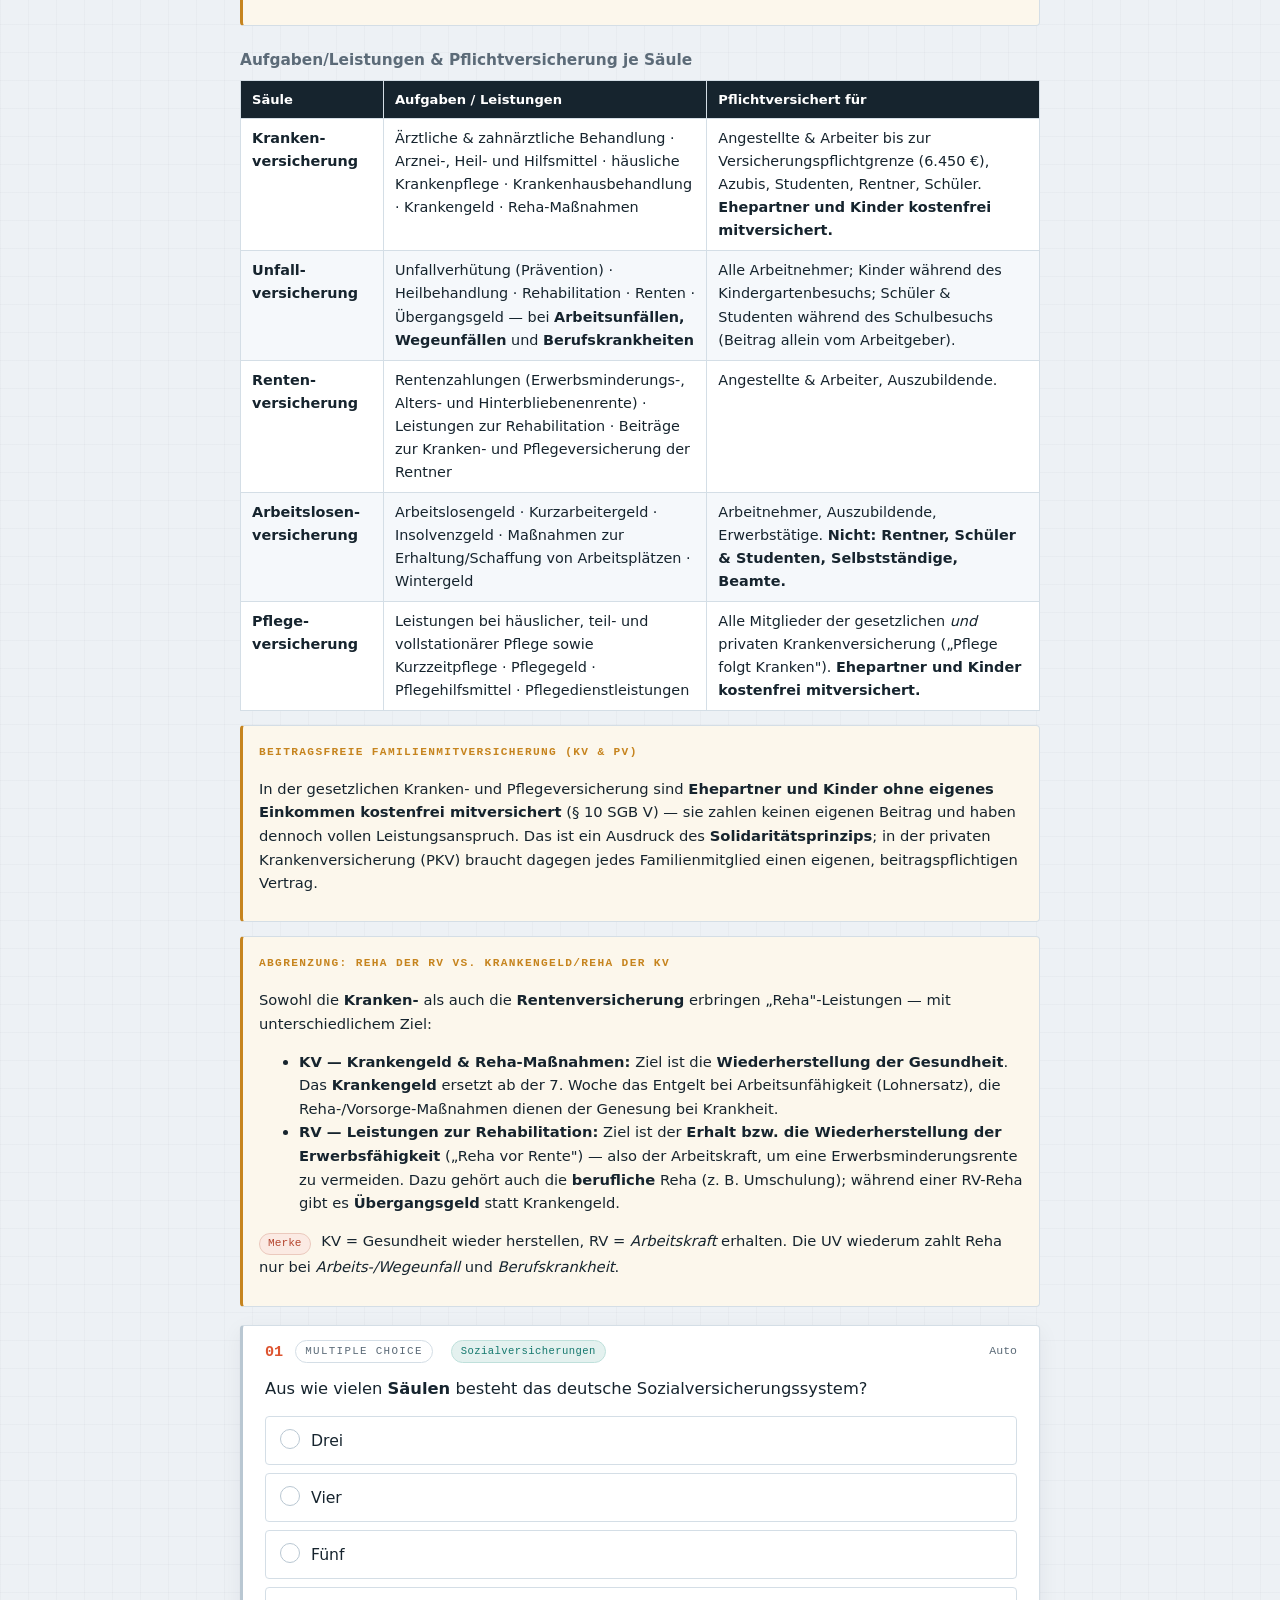
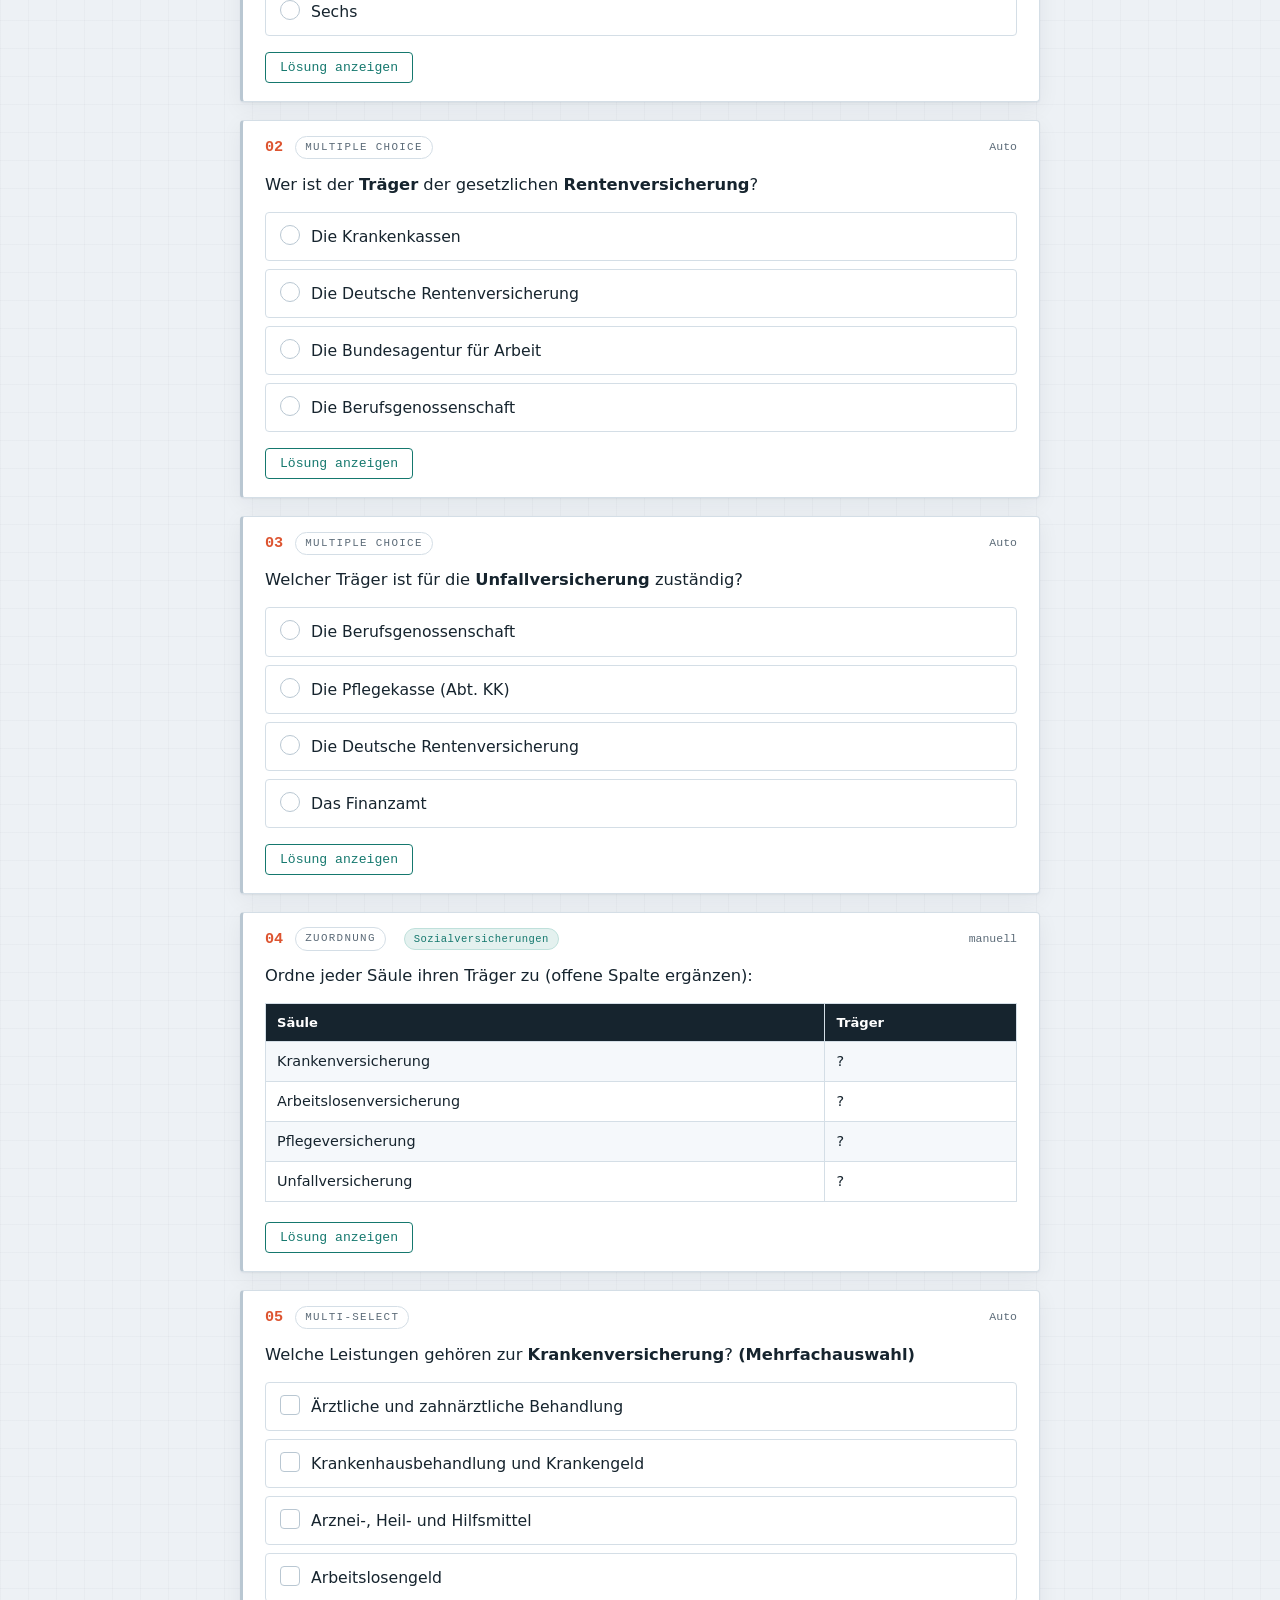
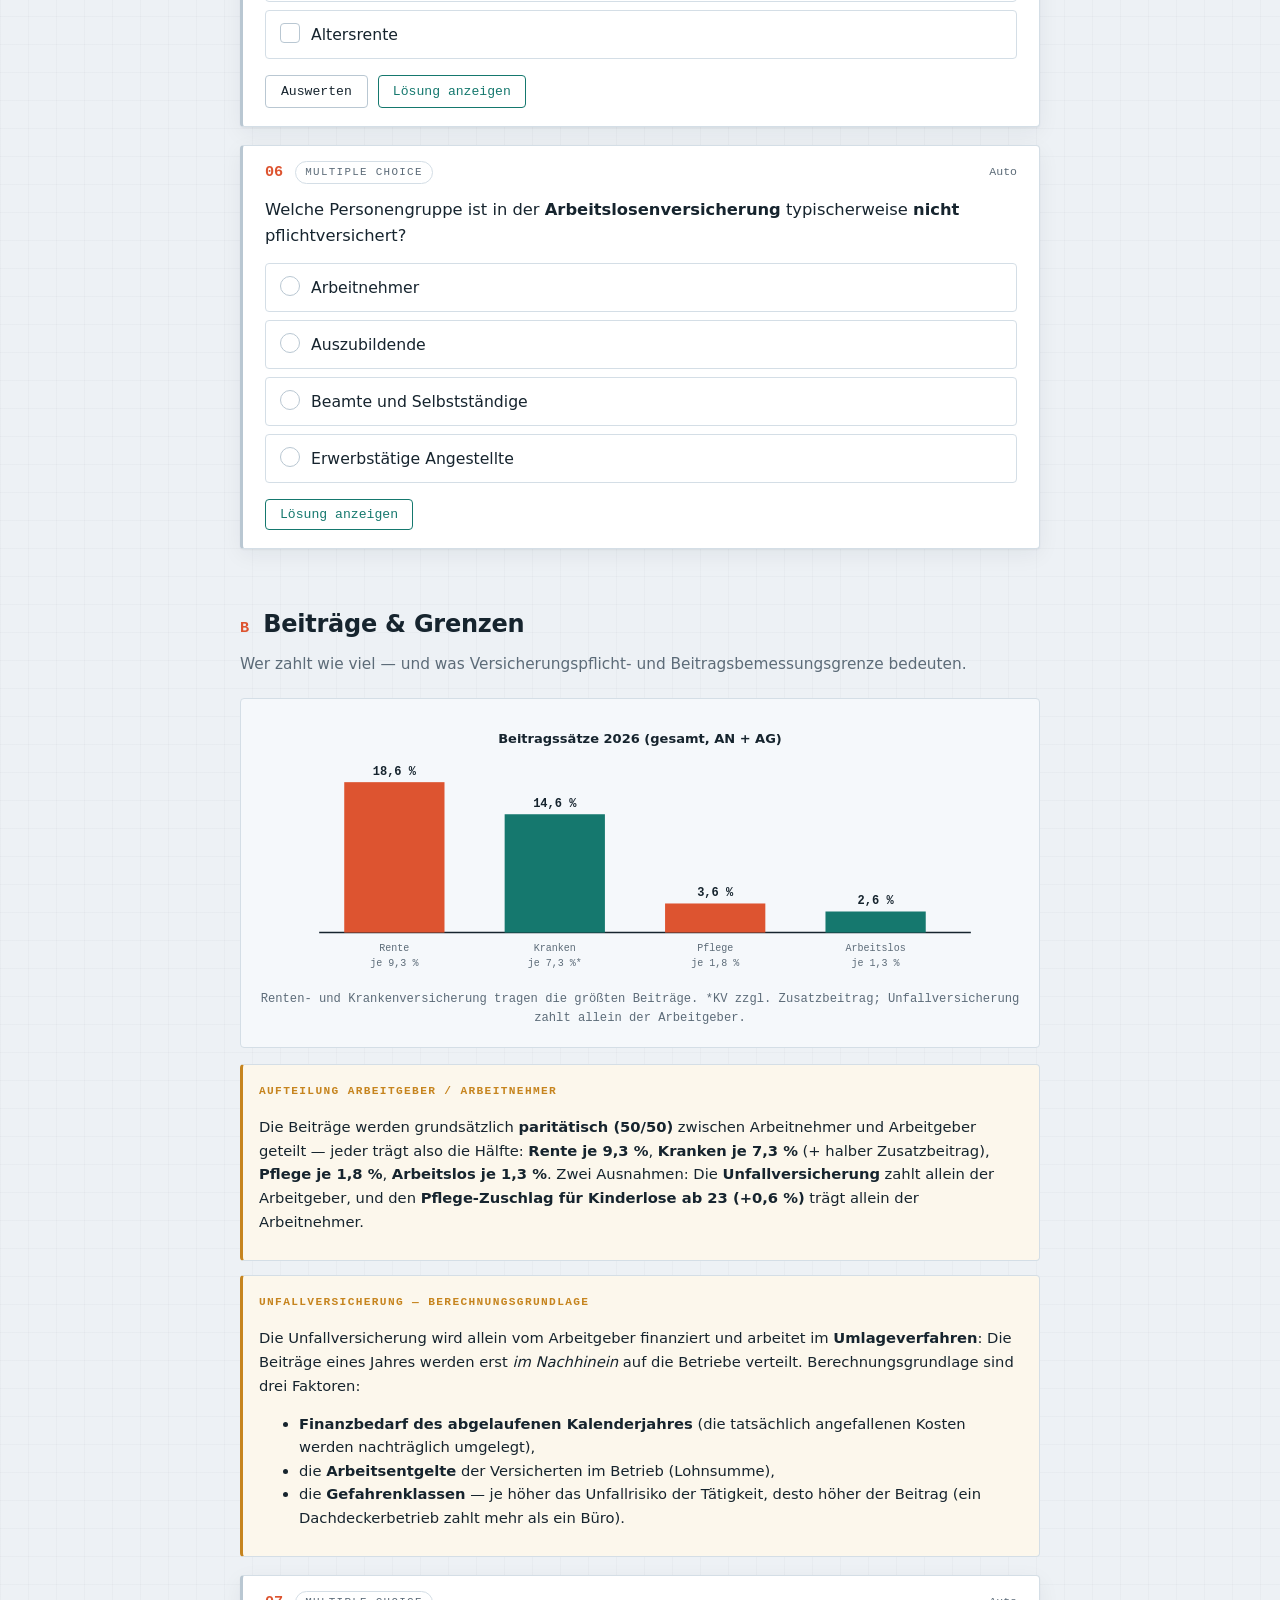
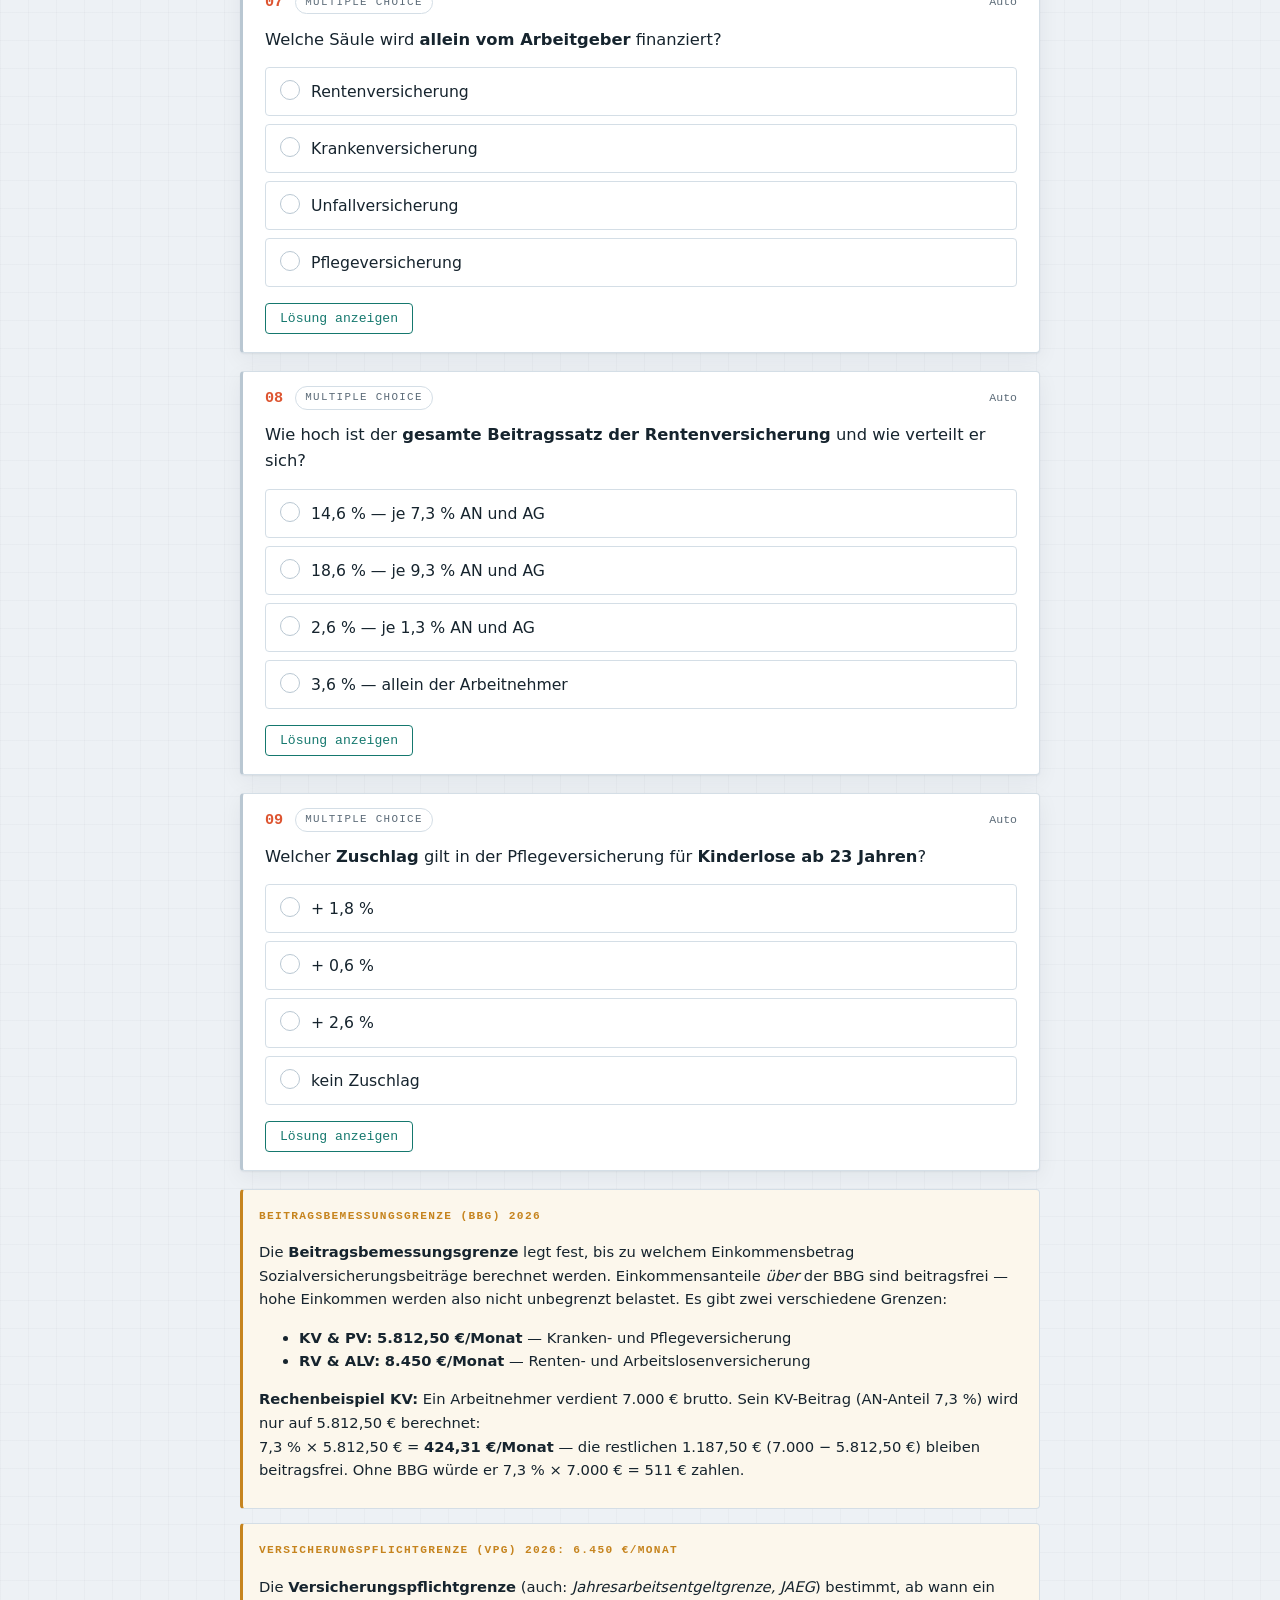
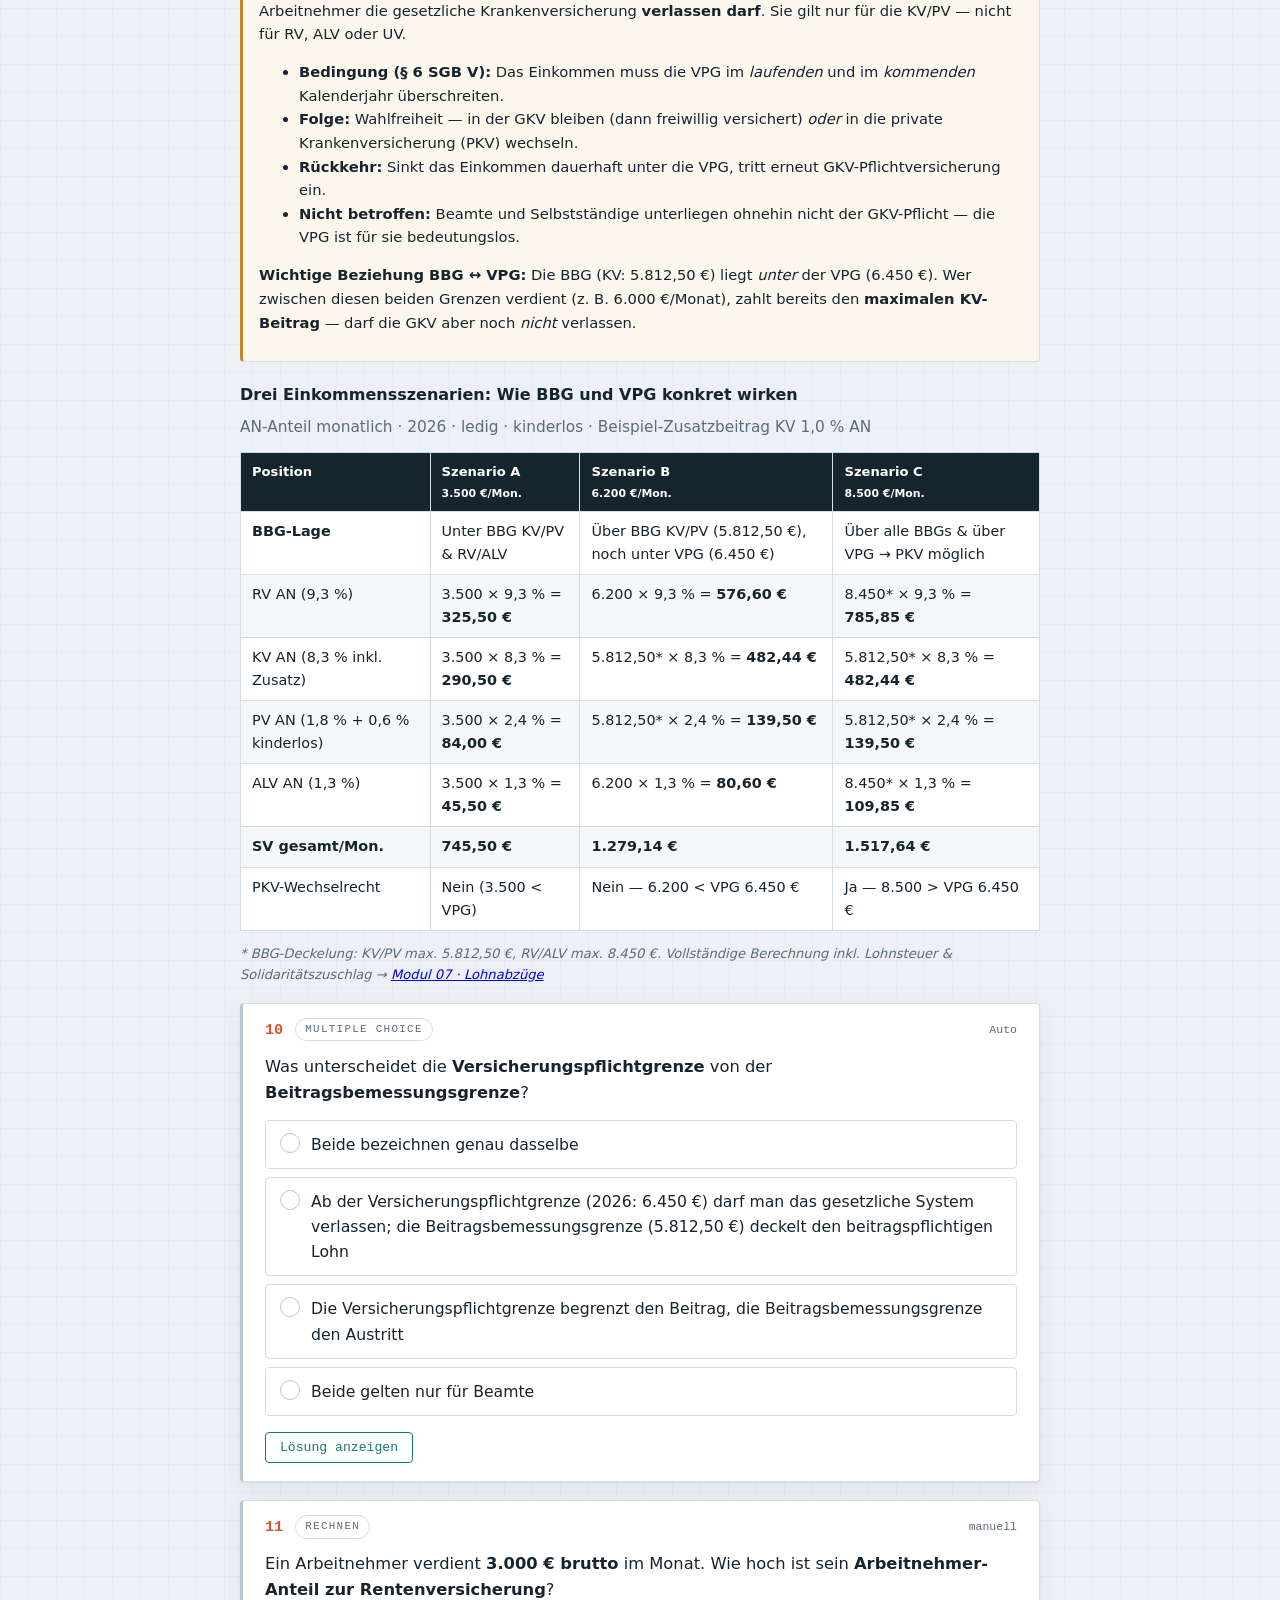
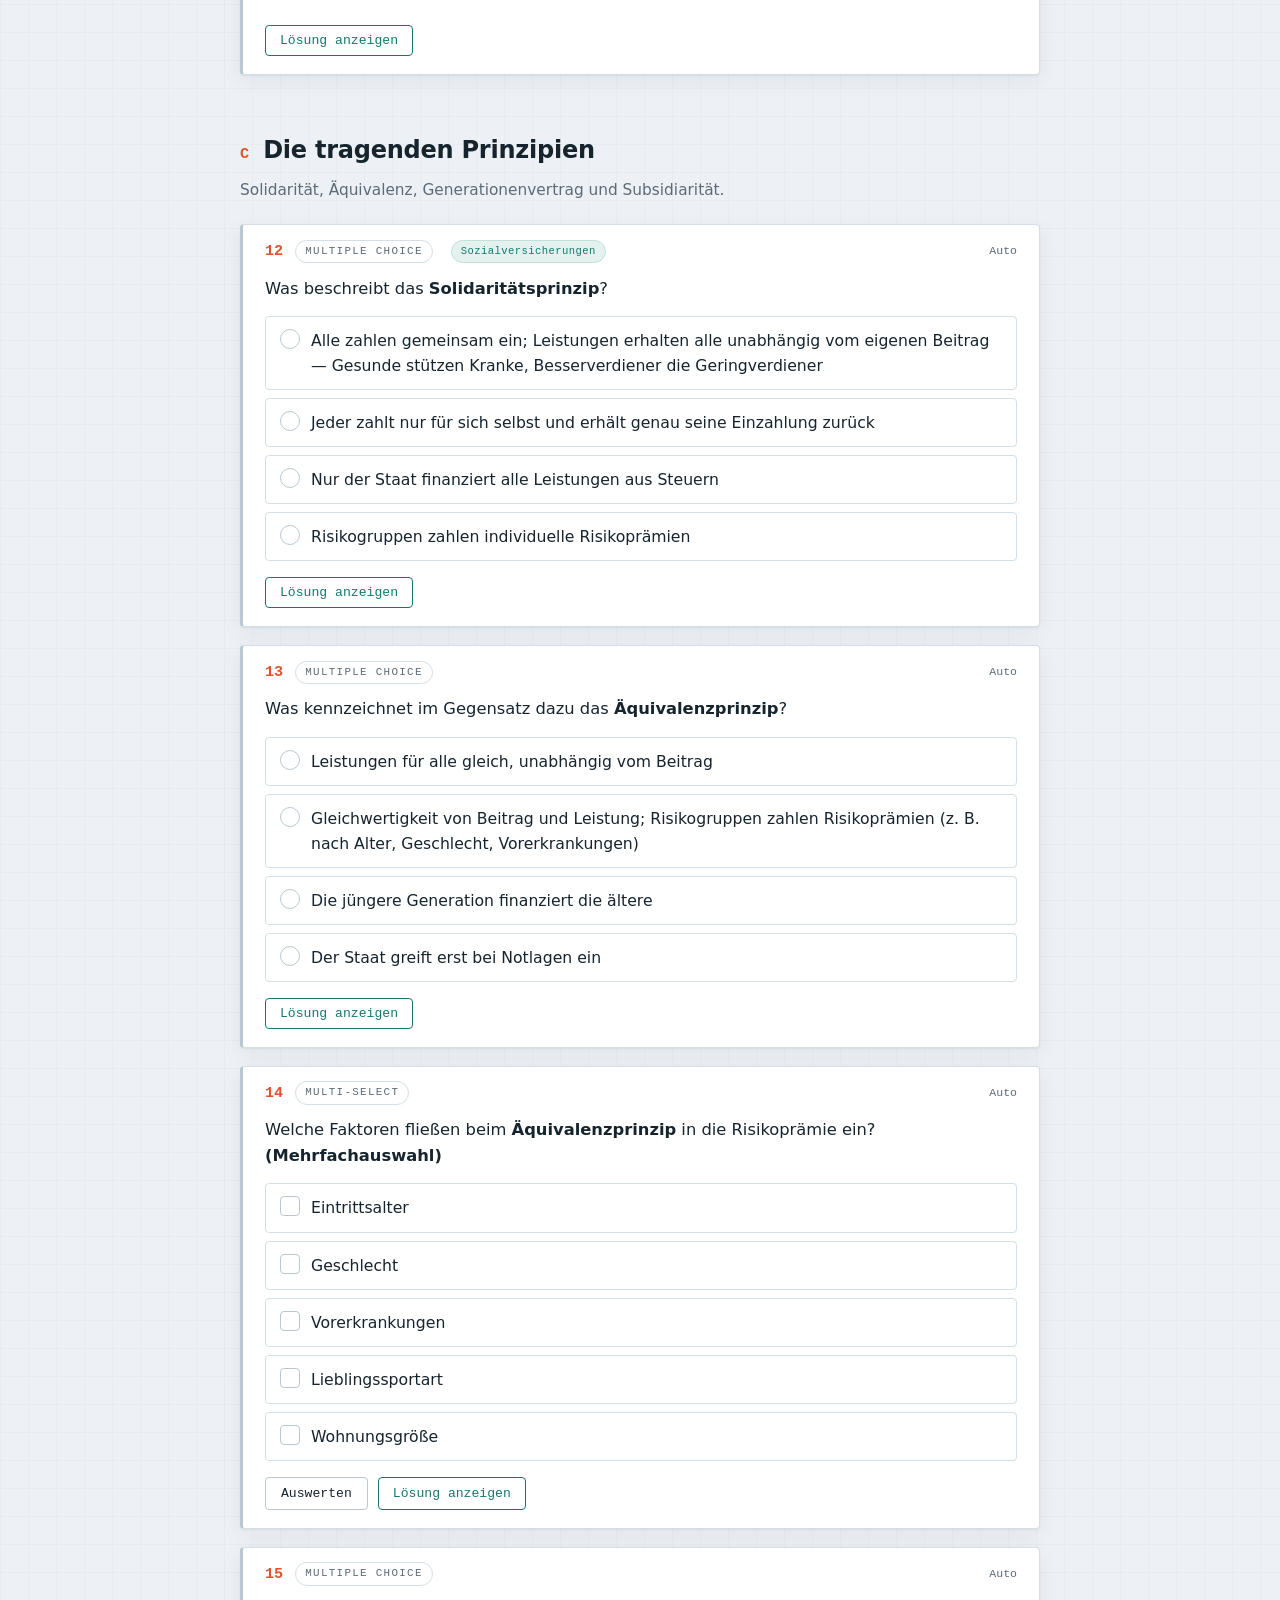
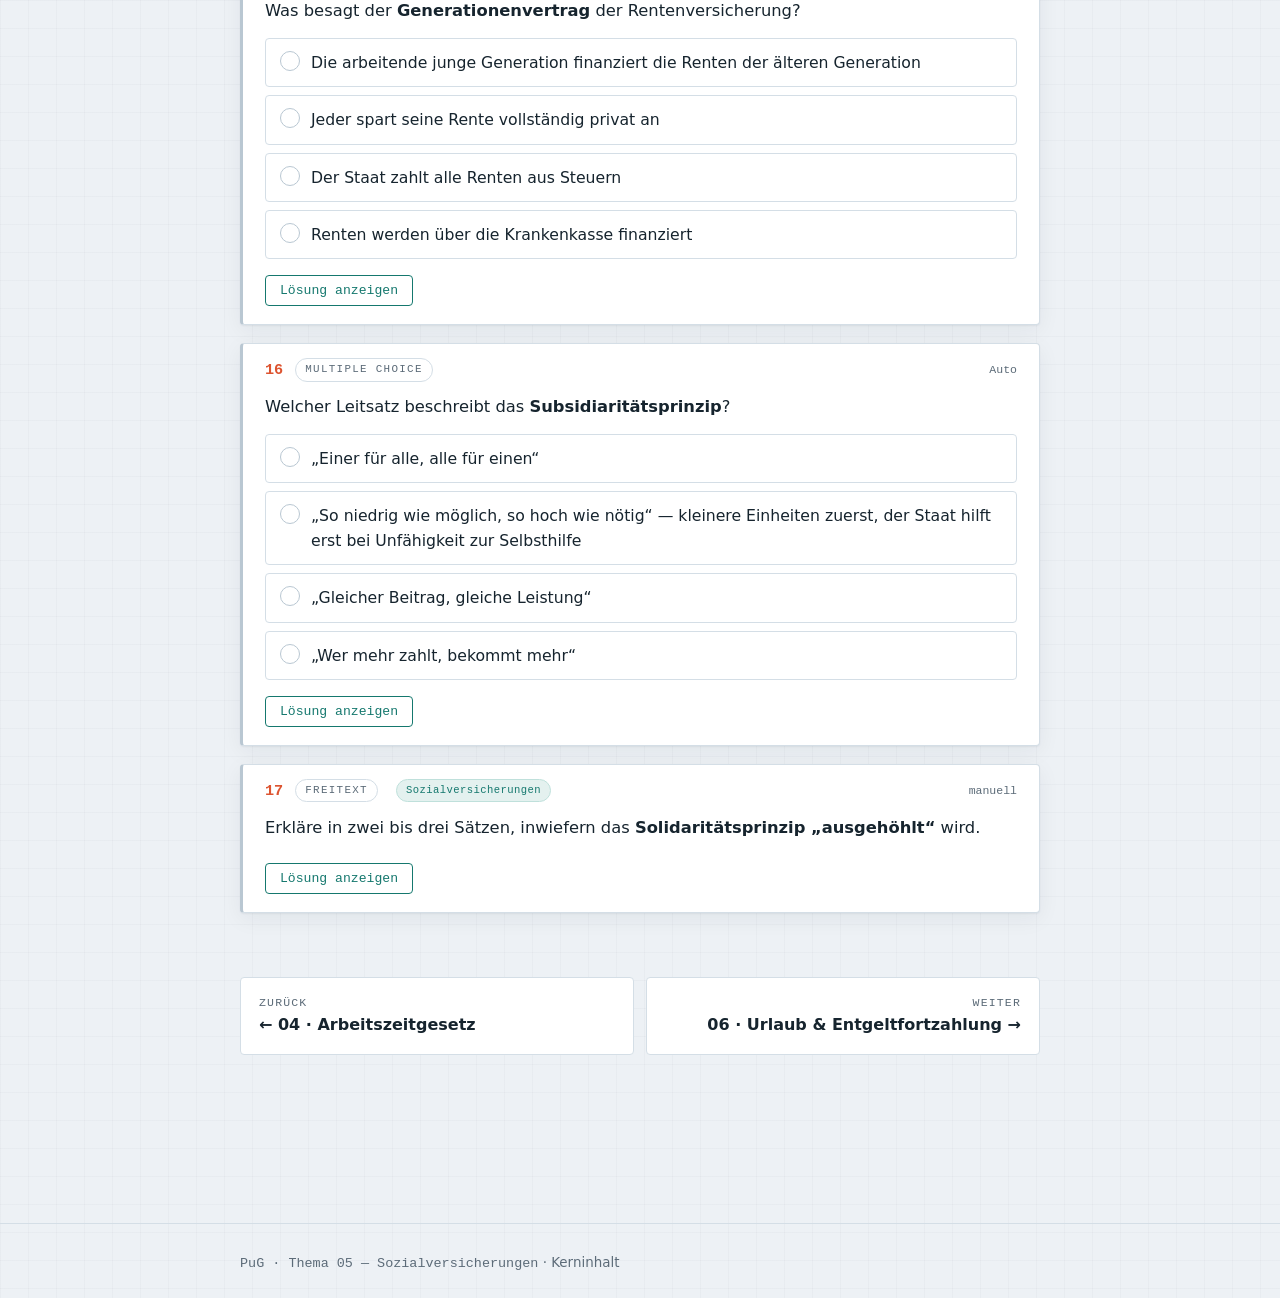
<file: 05-sozialversicherungen.html>
<!doctype html>
<html lang="de">
  <head>
    <meta charset="utf-8" />
    <meta name="viewport" content="width=device-width, initial-scale=1" />
    <title>05 · Sozialversicherungen — PuG</title>
    <link rel="stylesheet" href="assets/style.css" />
    <link rel="stylesheet" href="assets/print.css" />
  </head>
  <body>
    <header class="topbar">
      <a class="brand" href="index.html"
        ><span class="mark">PuG</span><b>Ausbildung &amp; Arbeitsrecht</b></a
      >
      <nav class="topnav">
        <a href="01-duales-system.html">01 Dual</a>
        <a href="02-ausbildungsvertrag.html">02 Vertrag</a>
        <a href="03-jugendarbeitsschutz.html">03 JArbSchG</a>
        <a href="04-arbeitszeitgesetz.html">04 ArbZG</a>
        <a href="05-sozialversicherungen.html" class="current">05 Sozialv.</a>
        <a href="06-urlaub-entgelt.html">06 Urlaub</a>
        <a href="lernseite.html">Lernen</a>
        <a href="pruefung.html">Probe-SA</a>
      </nav>
      <div class="spacer"></div>
      <span class="scorechip" id="scorechip">Auto-Fragen: 0/0 richtig</span>
    </header>
    <main>
      <div class="wrap">
        <section class="hero">
          <p class="eyebrow">Soziale Sicherung</p>
          <div class="hero-num"><span class="hash">#</span>05</div>
          <h1>Die Sozialversicherungen</h1>
          <p class="lede">
            Die fünf Säulen des deutschen Sicherungssystems — ihre Träger,
            Leistungen und Beiträge — sowie die tragenden Prinzipien:
            Solidarität, Äquivalenz, Generationenvertrag und Subsidiarität.
          </p>
          <div class="hero-meta">
            <span class="pill"><b>17</b> Aufgaben</span>
            <span class="pill"><b>2</b> Diagramme</span>
            <span class="pill">MC · Multi · Rechnen · Szenario</span>
          </div>
        </section>
        <div class="controls">
          <button class="btn primary" id="show-all">
            Alle Lösungen einblenden
          </button>
          <button class="btn" id="hide-all">Alle ausblenden</button>
        </div>

        <div class="sec-head">
          <span class="ix">A</span>
          <h2>Die fünf Säulen &amp; ihre Träger</h2>
        </div>
        <p class="sec-sub">
          Fünf Zweige tragen das Dach der sozialen Sicherung — jeder mit eigenem
          Träger.
        </p>

        <figure class="diagram">
          <svg
            viewBox="0 0 760 300"
            role="img"
            aria-label="Tempeldiagramm der fünf Säulen der Sozialversicherung mit Einführungsjahr und Träger"
          >
            <polygon
              points="120,55 640,55 720,105 40,105"
              fill="#E4F1EF"
              stroke="#15786E"
              stroke-width="1.5"
            />
            <text x="380" y="86" text-anchor="middle" class="svg-title">
              System der sozialen Sicherung in Deutschland
            </text>
            <!-- pillar 1 Kranken -->
            <rect
              x="50"
              y="120"
              width="116"
              height="140"
              rx="3"
              fill="#FBEAE3"
              stroke="#DD5430"
              stroke-width="1.5"
            />
            <text
              x="108"
              y="148"
              text-anchor="middle"
              class="svg-label"
              style="font-weight: 700"
            >
              Kranken-
            </text>
            <text
              x="108"
              y="164"
              text-anchor="middle"
              class="svg-label"
              style="font-weight: 700"
            >
              vers.
            </text>
            <text x="108" y="186" text-anchor="middle" class="svg-label-sm">
              1883
            </text>
            <text x="108" y="222" text-anchor="middle" class="svg-label-sm">
              Träger:
            </text>
            <text x="108" y="238" text-anchor="middle" class="svg-label-sm">
              Kranken-
            </text>
            <text x="108" y="252" text-anchor="middle" class="svg-label-sm">
              kassen
            </text>
            <!-- pillar 2 Unfall -->
            <rect
              x="186"
              y="120"
              width="116"
              height="140"
              rx="3"
              fill="#F5F8FB"
              stroke="#B9C7D2"
              stroke-width="1.5"
            />
            <text
              x="244"
              y="148"
              text-anchor="middle"
              class="svg-label"
              style="font-weight: 700"
            >
              Unfall-
            </text>
            <text
              x="244"
              y="164"
              text-anchor="middle"
              class="svg-label"
              style="font-weight: 700"
            >
              vers.
            </text>
            <text x="244" y="186" text-anchor="middle" class="svg-label-sm">
              1884
            </text>
            <text x="244" y="222" text-anchor="middle" class="svg-label-sm">
              Träger:
            </text>
            <text x="244" y="238" text-anchor="middle" class="svg-label-sm">
              Berufs-
            </text>
            <text x="244" y="252" text-anchor="middle" class="svg-label-sm">
              genossensch.
            </text>
            <!-- pillar 3 Renten -->
            <rect
              x="322"
              y="120"
              width="116"
              height="140"
              rx="3"
              fill="#FBEAE3"
              stroke="#DD5430"
              stroke-width="1.5"
            />
            <text
              x="380"
              y="148"
              text-anchor="middle"
              class="svg-label"
              style="font-weight: 700"
            >
              Renten-
            </text>
            <text
              x="380"
              y="164"
              text-anchor="middle"
              class="svg-label"
              style="font-weight: 700"
            >
              vers.
            </text>
            <text x="380" y="186" text-anchor="middle" class="svg-label-sm">
              1889
            </text>
            <text x="380" y="222" text-anchor="middle" class="svg-label-sm">
              Träger:
            </text>
            <text x="380" y="238" text-anchor="middle" class="svg-label-sm">
              Deutsche
            </text>
            <text x="380" y="252" text-anchor="middle" class="svg-label-sm">
              Rentenvers.
            </text>
            <!-- pillar 4 Arbeitslosen -->
            <rect
              x="458"
              y="120"
              width="116"
              height="140"
              rx="3"
              fill="#F5F8FB"
              stroke="#B9C7D2"
              stroke-width="1.5"
            />
            <text
              x="516"
              y="148"
              text-anchor="middle"
              class="svg-label"
              style="font-weight: 700"
            >
              Arbeits-
            </text>
            <text
              x="516"
              y="164"
              text-anchor="middle"
              class="svg-label"
              style="font-weight: 700"
            >
              losenvers.
            </text>
            <text x="516" y="186" text-anchor="middle" class="svg-label-sm">
              1927
            </text>
            <text x="516" y="222" text-anchor="middle" class="svg-label-sm">
              Träger:
            </text>
            <text x="516" y="238" text-anchor="middle" class="svg-label-sm">
              Bundesagentur
            </text>
            <text x="516" y="252" text-anchor="middle" class="svg-label-sm">
              für Arbeit
            </text>
            <!-- pillar 5 Pflege -->
            <rect
              x="594"
              y="120"
              width="116"
              height="140"
              rx="3"
              fill="#FBEAE3"
              stroke="#DD5430"
              stroke-width="1.5"
            />
            <text
              x="652"
              y="148"
              text-anchor="middle"
              class="svg-label"
              style="font-weight: 700"
            >
              Pflege-
            </text>
            <text
              x="652"
              y="164"
              text-anchor="middle"
              class="svg-label"
              style="font-weight: 700"
            >
              vers.
            </text>
            <text x="652" y="186" text-anchor="middle" class="svg-label-sm">
              1995
            </text>
            <text x="652" y="222" text-anchor="middle" class="svg-label-sm">
              Träger:
            </text>
            <text x="652" y="238" text-anchor="middle" class="svg-label-sm">
              Kranken-/
            </text>
            <text x="652" y="252" text-anchor="middle" class="svg-label-sm">
              Pflegekassen
            </text>
            <rect x="40" y="266" width="680" height="14" fill="#16242E" />
          </svg>
          <figcaption>
            Die fünf Säulen mit Einführungsjahr (1883–1995) —
            Krankenversicherung war die erste.
          </figcaption>
        </figure>

        <div class="tbl-wrap">
          <table class="ref">
            <tr>
              <th>Säule</th>
              <th>Träger</th>
              <th>Beitrag gesamt</th>
              <th>Beitragsbemessungsgrenze</th>
            </tr>
            <tr>
              <td>Krankenversicherung</td>
              <td>Krankenkassen</td>
              <td>14,6 % (+ Zusatzbeitrag)</td>
              <td>5.812,50 €/Monat</td>
            </tr>
            <tr>
              <td>Unfallversicherung</td>
              <td>Berufsgenossenschaft</td>
              <td>nur Arbeitgeber</td>
              <td>—</td>
            </tr>
            <tr>
              <td>Rentenversicherung</td>
              <td>Deutsche Rentenversicherung</td>
              <td>18,6 %</td>
              <td>8.450 €/Monat</td>
            </tr>
            <tr>
              <td>Arbeitslosenversicherung</td>
              <td>Bundesagentur für Arbeit</td>
              <td>2,6 %</td>
              <td>8.450 €/Monat</td>
            </tr>
            <tr>
              <td>Pflegeversicherung</td>
              <td>Kranken-/Pflegekassen (Abt. von KK)</td>
              <td>3,6 %</td>
              <td>5.812,50 €/Monat</td>
            </tr>
          </table>
        </div>

        <div class="note">
          <span class="lbl">Pflegekassen und Krankenkassen</span>
          <p>
            Die <strong>Pflegekassen</strong> sind keine eigenständigen
            Institutionen. Nach <strong>§ 46 SGB XI</strong> wird bei jeder
            Krankenkasse eine eigene Pflegekasse errichtet, die von denselben
            Organen (Vorstand, Verwaltungsrat) geführt wird. Pflegekassen sind
            damit organisatorisch <strong>Teil der Krankenkassen</strong> — eine
            Mitgliedschaft in der GKV schließt die Pflegeversicherung
            automatisch mit ein.
          </p>
        </div>

        <p class="sec-sub" style="margin: 22px 0 8px; font-weight: 700">
          Aufgaben/Leistungen &amp; Pflichtversicherung je Säule
        </p>
        <div class="tbl-wrap">
          <table class="ref">
            <thead>
              <tr>
                <th>Säule</th>
                <th>Aufgaben / Leistungen</th>
                <th>Pflichtversichert für</th>
              </tr>
            </thead>
            <tbody>
              <tr>
                <td><strong>Kranken­versicherung</strong></td>
                <td>
                  Ärztliche &amp; zahnärztliche Behandlung · Arznei-, Heil- und
                  Hilfsmittel · häusliche Krankenpflege · Krankenhausbehandlung ·
                  Krankengeld · Reha-Maßnahmen
                </td>
                <td>
                  Angestellte &amp; Arbeiter bis zur Versicherungspflichtgrenze
                  (6.450 €), Azubis, Studenten, Rentner, Schüler.
                  <strong>Ehepartner und Kinder kostenfrei mitversichert.</strong>
                </td>
              </tr>
              <tr>
                <td><strong>Unfall­versicherung</strong></td>
                <td>
                  Unfallverhütung (Prävention) · Heilbehandlung ·
                  Rehabilitation · Renten · Übergangsgeld — bei
                  <strong>Arbeitsunfällen, Wegeunfällen</strong> und
                  <strong>Berufskrankheiten</strong>
                </td>
                <td>
                  Alle Arbeitnehmer; Kinder während des Kindergartenbesuchs;
                  Schüler &amp; Studenten während des Schulbesuchs (Beitrag
                  allein vom Arbeitgeber).
                </td>
              </tr>
              <tr>
                <td><strong>Renten­versicherung</strong></td>
                <td>
                  Rentenzahlungen (Erwerbsminderungs-, Alters- und
                  Hinterbliebenenrente) · Leistungen zur Rehabilitation ·
                  Beiträge zur Kranken- und Pflegeversicherung der Rentner
                </td>
                <td>Angestellte &amp; Arbeiter, Auszubildende.</td>
              </tr>
              <tr>
                <td><strong>Arbeitslosen­versicherung</strong></td>
                <td>
                  Arbeitslosengeld · Kurzarbeitergeld · Insolvenzgeld ·
                  Maßnahmen zur Erhaltung/Schaffung von Arbeitsplätzen ·
                  Wintergeld
                </td>
                <td>
                  Arbeitnehmer, Auszubildende, Erwerbstätige.
                  <strong
                    >Nicht: Rentner, Schüler &amp; Studenten, Selbstständige,
                    Beamte.</strong
                  >
                </td>
              </tr>
              <tr>
                <td><strong>Pflege­versicherung</strong></td>
                <td>
                  Leistungen bei häuslicher, teil- und vollstationärer Pflege
                  sowie Kurzzeitpflege · Pflegegeld · Pflegehilfsmittel ·
                  Pflegedienstleistungen
                </td>
                <td>
                  Alle Mitglieder der gesetzlichen <em>und</em> privaten
                  Krankenversicherung („Pflege folgt Kranken").
                  <strong>Ehepartner und Kinder kostenfrei mitversichert.</strong>
                </td>
              </tr>
            </tbody>
          </table>
        </div>

        <div class="note">
          <span class="lbl">Beitragsfreie Familienmitversicherung (KV &amp; PV)</span>
          <p>
            In der gesetzlichen Kranken- und Pflegeversicherung sind
            <strong>Ehepartner und Kinder ohne eigenes Einkommen kostenfrei
            mitversichert</strong> (§ 10 SGB V) — sie zahlen keinen eigenen
            Beitrag und haben dennoch vollen Leistungsanspruch. Das ist ein
            Ausdruck des <strong>Solidaritätsprinzips</strong>; in der privaten
            Krankenversicherung (PKV) braucht dagegen jedes Familienmitglied
            einen eigenen, beitragspflichtigen Vertrag.
          </p>
        </div>

        <div class="note">
          <span class="lbl">Abgrenzung: Reha der RV vs. Krankengeld/Reha der KV</span>
          <p>
            Sowohl die <strong>Kranken-</strong> als auch die
            <strong>Rentenversicherung</strong> erbringen
            „Reha"-Leistungen — mit unterschiedlichem Ziel:
          </p>
          <ul>
            <li>
              <strong>KV — Krankengeld &amp; Reha-Maßnahmen:</strong> Ziel ist
              die <strong>Wiederherstellung der Gesundheit</strong>. Das
              <strong>Krankengeld</strong> ersetzt ab der 7. Woche das Entgelt
              bei Arbeitsunfähigkeit (Lohnersatz), die Reha-/Vorsorge-Maßnahmen
              dienen der Genesung bei Krankheit.
            </li>
            <li>
              <strong>RV — Leistungen zur Rehabilitation:</strong> Ziel ist der
              <strong>Erhalt bzw. die Wiederherstellung der Erwerbsfähigkeit</strong>
              („Reha vor Rente") — also der Arbeitskraft, um eine
              Erwerbsminderungsrente zu vermeiden. Dazu gehört auch die
              <strong>berufliche</strong> Reha (z. B. Umschulung); während einer
              RV-Reha gibt es <strong>Übergangsgeld</strong> statt Krankengeld.
            </li>
          </ul>
          <p>
            <span class="tag-mistake">Merke</span> KV = Gesundheit wieder
            herstellen, RV = <em>Arbeitskraft</em> erhalten. Die UV wiederum
            zahlt Reha nur bei <em>Arbeits-/Wegeunfall</em> und
            <em>Berufskrankheit</em>.
          </p>
        </div>

        <article class="q">
          <div class="q-head">
            <span class="q-num">01</span
            ><span class="q-type">Multiple Choice</span
            ><span class="q-src">Sozialversicherungen</span
            ><span class="q-pts">Auto</span>
          </div>
          <div class="q-body">
            <p class="q-text">
              Aus wie vielen <strong>Säulen</strong> besteht das deutsche
              Sozialversicherungssystem?
            </p>
            <ul class="q-options" data-multi="false">
              <li class="opt"><span class="tick"></span>Drei</li>
              <li class="opt"><span class="tick"></span>Vier</li>
              <li class="opt" data-correct="true">
                <span class="tick"></span>Fünf
              </li>
              <li class="opt"><span class="tick"></span>Sechs</li>
            </ul>
          </div>
          <div class="q-foot">
            <button class="q-reveal" aria-expanded="false">
              Lösung anzeigen
            </button>
          </div>
          <div class="q-solution" hidden>
            <span class="sol-label">Lösung</span>
            <p>
              Fünf Säulen:
              <strong
                >Kranken-, Unfall-, Renten-, Arbeitslosen- und
                Pflegeversicherung</strong
              >.
            </p>
          </div>
        </article>

        <article class="q">
          <div class="q-head">
            <span class="q-num">02</span
            ><span class="q-type">Multiple Choice</span
            ><span class="q-pts">Auto</span>
          </div>
          <div class="q-body">
            <p class="q-text">
              Wer ist der <strong>Träger</strong> der gesetzlichen
              <strong>Rentenversicherung</strong>?
            </p>
            <ul class="q-options" data-multi="false">
              <li class="opt"><span class="tick"></span>Die Krankenkassen</li>
              <li class="opt" data-correct="true">
                <span class="tick"></span>Die Deutsche Rentenversicherung
              </li>
              <li class="opt">
                <span class="tick"></span>Die Bundesagentur für Arbeit
              </li>
              <li class="opt">
                <span class="tick"></span>Die Berufsgenossenschaft
              </li>
            </ul>
          </div>
          <div class="q-foot">
            <button class="q-reveal" aria-expanded="false">
              Lösung anzeigen
            </button>
          </div>
          <div class="q-solution" hidden>
            <span class="sol-label">Lösung</span>
            <p>Träger ist die <strong>Deutsche Rentenversicherung</strong>.</p>
          </div>
        </article>

        <article class="q">
          <div class="q-head">
            <span class="q-num">03</span
            ><span class="q-type">Multiple Choice</span
            ><span class="q-pts">Auto</span>
          </div>
          <div class="q-body">
            <p class="q-text">
              Welcher Träger ist für die
              <strong>Unfallversicherung</strong> zuständig?
            </p>
            <ul class="q-options" data-multi="false">
              <li class="opt" data-correct="true">
                <span class="tick"></span>Die Berufsgenossenschaft
              </li>
              <li class="opt">
                <span class="tick"></span>Die Pflegekasse (Abt. KK)
              </li>
              <li class="opt">
                <span class="tick"></span>Die Deutsche Rentenversicherung
              </li>
              <li class="opt"><span class="tick"></span>Das Finanzamt</li>
            </ul>
          </div>
          <div class="q-foot">
            <button class="q-reveal" aria-expanded="false">
              Lösung anzeigen
            </button>
          </div>
          <div class="q-solution" hidden>
            <span class="sol-label">Lösung</span>
            <p>
              Die <strong>Berufsgenossenschaft</strong> trägt die
              Unfallversicherung. Sie deckt Arbeitsunfälle,
              <strong>Wegeunfälle</strong> und
              <strong>Berufskrankheiten</strong> ab.
            </p>
          </div>
        </article>

        <article class="q">
          <div class="q-head">
            <span class="q-num">04</span><span class="q-type">Zuordnung</span
            ><span class="q-src">Sozialversicherungen</span
            ><span class="q-pts">manuell</span>
          </div>
          <div class="q-body">
            <p class="q-text">
              Ordne jeder Säule ihren Träger zu (offene Spalte ergänzen):
            </p>
            <div class="tbl-wrap">
              <table class="ref">
                <tr>
                  <th>Säule</th>
                  <th>Träger</th>
                </tr>
                <tr>
                  <td>Krankenversicherung</td>
                  <td>?</td>
                </tr>
                <tr>
                  <td>Arbeitslosenversicherung</td>
                  <td>?</td>
                </tr>
                <tr>
                  <td>Pflegeversicherung</td>
                  <td>?</td>
                </tr>
                <tr>
                  <td>Unfallversicherung</td>
                  <td>?</td>
                </tr>
              </table>
            </div>
          </div>
          <div class="q-foot">
            <button class="q-reveal" aria-expanded="false">
              Lösung anzeigen
            </button>
          </div>
          <div class="q-solution" hidden>
            <span class="sol-label">Musterlösung</span>
            <div class="tbl-wrap">
              <table class="ref">
                <tr>
                  <th>Säule</th>
                  <th>Träger</th>
                </tr>
                <tr>
                  <td>Krankenversicherung</td>
                  <td>Krankenkassen</td>
                </tr>
                <tr>
                  <td>Arbeitslosenversicherung</td>
                  <td>Bundesagentur für Arbeit</td>
                </tr>
                <tr>
                  <td>Pflegeversicherung</td>
                  <td>Pflegekassen (Abt. von Krankenkassen)</td>
                </tr>
                <tr>
                  <td>Unfallversicherung</td>
                  <td>Berufsgenossenschaft</td>
                </tr>
              </table>
            </div>
          </div>
        </article>

        <article class="q">
          <div class="q-head">
            <span class="q-num">05</span><span class="q-type">Multi-Select</span
            ><span class="q-pts">Auto</span>
          </div>
          <div class="q-body">
            <p class="q-text">
              Welche Leistungen gehören zur
              <strong>Krankenversicherung</strong>?
              <strong>(Mehrfachauswahl)</strong>
            </p>
            <ul class="q-options" data-multi="true">
              <li class="opt" data-correct="true">
                <span class="tick"></span>Ärztliche und zahnärztliche Behandlung
              </li>
              <li class="opt" data-correct="true">
                <span class="tick"></span>Krankenhausbehandlung und Krankengeld
              </li>
              <li class="opt" data-correct="true">
                <span class="tick"></span>Arznei-, Heil- und Hilfsmittel
              </li>
              <li class="opt"><span class="tick"></span>Arbeitslosengeld</li>
              <li class="opt"><span class="tick"></span>Altersrente</li>
            </ul>
          </div>
          <div class="q-foot">
            <button class="q-check btn">Auswerten</button
            ><button class="q-reveal" aria-expanded="false">
              Lösung anzeigen
            </button>
          </div>
          <div class="q-solution" hidden>
            <span class="sol-label">Lösung</span>
            <p>
              Zur KV gehören u. a.
              <strong>ärztliche/zahnärztliche Behandlung</strong>,
              <strong>Arznei-/Heil-/Hilfsmittel</strong>,
              <strong>Krankenhausbehandlung</strong>,
              <strong>Krankengeld</strong> und Reha. Arbeitslosengeld (ALV) und
              Altersrente (RV) gehören zu anderen Säulen.
            </p>
          </div>
        </article>

        <article class="q">
          <div class="q-head">
            <span class="q-num">06</span
            ><span class="q-type">Multiple Choice</span
            ><span class="q-pts">Auto</span>
          </div>
          <div class="q-body">
            <p class="q-text">
              Welche Personengruppe ist in der
              <strong>Arbeitslosenversicherung</strong> typischerweise
              <strong>nicht</strong> pflichtversichert?
            </p>
            <ul class="q-options" data-multi="false">
              <li class="opt"><span class="tick"></span>Arbeitnehmer</li>
              <li class="opt"><span class="tick"></span>Auszubildende</li>
              <li class="opt" data-correct="true">
                <span class="tick"></span>Beamte und Selbstständige
              </li>
              <li class="opt">
                <span class="tick"></span>Erwerbstätige Angestellte
              </li>
            </ul>
          </div>
          <div class="q-foot">
            <button class="q-reveal" aria-expanded="false">
              Lösung anzeigen
            </button>
          </div>
          <div class="q-solution" hidden>
            <span class="sol-label">Lösung</span>
            <p>
              Pflichtversichert sind v. a. Arbeitnehmer, Azubis und
              Erwerbstätige.
              <strong
                >Rentner, Schüler, Studenten, Selbstständige und Beamte</strong
              >
              gehören in der Regel <strong>nicht</strong> dazu.
            </p>
          </div>
        </article>

        <div class="sec-head">
          <span class="ix">B</span>
          <h2>Beiträge &amp; Grenzen</h2>
        </div>
        <p class="sec-sub">
          Wer zahlt wie viel — und was Versicherungspflicht- und
          Beitragsbemessungsgrenze bedeuten.
        </p>

        <figure class="diagram">
          <svg
            viewBox="0 0 760 260"
            role="img"
            aria-label="Säulendiagramm der Beitragssätze 2026 für Renten-, Kranken-, Pflege- und Arbeitslosenversicherung"
          >
            <text x="380" y="26" text-anchor="middle" class="svg-title">
              Beitragssätze 2026 (gesamt, AN + AG)
            </text>
            <line
              x1="60"
              y1="215"
              x2="710"
              y2="215"
              stroke="#16242E"
              stroke-width="1.5"
            />
            <!-- RV 18,6 -> 150 -->
            <rect x="85" y="65" width="100" height="150" fill="#DD5430" />
            <text
              x="135"
              y="58"
              text-anchor="middle"
              class="svg-label"
              style="font-weight: 700"
            >
              18,6 %
            </text>
            <text x="135" y="233" text-anchor="middle" class="svg-label-sm">
              Rente
            </text>
            <text x="135" y="248" text-anchor="middle" class="svg-label-sm">
              je 9,3 %
            </text>
            <!-- KV 14,6 -> 118 -->
            <rect x="245" y="97" width="100" height="118" fill="#15786E" />
            <text
              x="295"
              y="90"
              text-anchor="middle"
              class="svg-label"
              style="font-weight: 700"
            >
              14,6 %
            </text>
            <text x="295" y="233" text-anchor="middle" class="svg-label-sm">
              Kranken
            </text>
            <text x="295" y="248" text-anchor="middle" class="svg-label-sm">
              je 7,3 %*
            </text>
            <!-- PV 3,6 -> 29 -->
            <rect x="405" y="186" width="100" height="29" fill="#DD5430" />
            <text
              x="455"
              y="179"
              text-anchor="middle"
              class="svg-label"
              style="font-weight: 700"
            >
              3,6 %
            </text>
            <text x="455" y="233" text-anchor="middle" class="svg-label-sm">
              Pflege
            </text>
            <text x="455" y="248" text-anchor="middle" class="svg-label-sm">
              je 1,8 %
            </text>
            <!-- ALV 2,6 -> 21 -->
            <rect x="565" y="194" width="100" height="21" fill="#15786E" />
            <text
              x="615"
              y="187"
              text-anchor="middle"
              class="svg-label"
              style="font-weight: 700"
            >
              2,6 %
            </text>
            <text x="615" y="233" text-anchor="middle" class="svg-label-sm">
              Arbeitslos
            </text>
            <text x="615" y="248" text-anchor="middle" class="svg-label-sm">
              je 1,3 %
            </text>
          </svg>
          <figcaption>
            Renten- und Krankenversicherung tragen die größten Beiträge. *KV
            zzgl. Zusatzbeitrag; Unfallversicherung zahlt allein der
            Arbeitgeber.
          </figcaption>
        </figure>

        <div class="note">
          <span class="lbl">Aufteilung Arbeitgeber / Arbeitnehmer</span>
          <p>
            Die Beiträge werden grundsätzlich
            <strong>paritätisch (50/50)</strong> zwischen Arbeitnehmer und
            Arbeitgeber geteilt — jeder trägt also die Hälfte:
            <strong>Rente je 9,3 %</strong>,
            <strong>Kranken je 7,3 %</strong> (+ halber Zusatzbeitrag),
            <strong>Pflege je 1,8 %</strong>,
            <strong>Arbeitslos je 1,3 %</strong>. Zwei Ausnahmen: Die
            <strong>Unfallversicherung</strong> zahlt allein der Arbeitgeber,
            und den
            <strong>Pflege-Zuschlag für Kinderlose ab 23 (+0,6 %)</strong> trägt
            allein der Arbeitnehmer.
          </p>
        </div>

        <div class="note">
          <span class="lbl">Unfallversicherung — Berechnungsgrundlage</span>
          <p>
            Die Unfallversicherung wird allein vom Arbeitgeber finanziert und
            arbeitet im <strong>Umlageverfahren</strong>: Die Beiträge eines
            Jahres werden erst <em>im Nachhinein</em> auf die Betriebe verteilt.
            Berechnungsgrundlage sind drei Faktoren:
          </p>
          <ul>
            <li>
              <strong>Finanzbedarf des abgelaufenen Kalenderjahres</strong> (die
              tatsächlich angefallenen Kosten werden nachträglich umgelegt),
            </li>
            <li>
              die <strong>Arbeitsentgelte</strong> der Versicherten im Betrieb
              (Lohnsumme),
            </li>
            <li>
              die <strong>Gefahrenklassen</strong> — je höher das
              Unfallrisiko der Tätigkeit, desto höher der Beitrag (ein
              Dachdeckerbetrieb zahlt mehr als ein Büro).
            </li>
          </ul>
        </div>

        <article class="q">
          <div class="q-head">
            <span class="q-num">07</span
            ><span class="q-type">Multiple Choice</span
            ><span class="q-pts">Auto</span>
          </div>
          <div class="q-body">
            <p class="q-text">
              Welche Säule wird
              <strong>allein vom Arbeitgeber</strong> finanziert?
            </p>
            <ul class="q-options" data-multi="false">
              <li class="opt"><span class="tick"></span>Rentenversicherung</li>
              <li class="opt"><span class="tick"></span>Krankenversicherung</li>
              <li class="opt" data-correct="true">
                <span class="tick"></span>Unfallversicherung
              </li>
              <li class="opt"><span class="tick"></span>Pflegeversicherung</li>
            </ul>
          </div>
          <div class="q-foot">
            <button class="q-reveal" aria-expanded="false">
              Lösung anzeigen
            </button>
          </div>
          <div class="q-solution" hidden>
            <span class="sol-label">Lösung</span>
            <p>
              Die <strong>Unfallversicherung</strong> trägt allein der
              Arbeitgeber. Berechnungsgrundlage sind u. a. die Arbeitsentgelte
              und die <strong>Gefahrenklassen</strong> des Betriebs.
            </p>
          </div>
        </article>

        <article class="q">
          <div class="q-head">
            <span class="q-num">08</span
            ><span class="q-type">Multiple Choice</span
            ><span class="q-pts">Auto</span>
          </div>
          <div class="q-body">
            <p class="q-text">
              Wie hoch ist der
              <strong>gesamte Beitragssatz der Rentenversicherung</strong> und
              wie verteilt er sich?
            </p>
            <ul class="q-options" data-multi="false">
              <li class="opt">
                <span class="tick"></span>14,6 % — je 7,3 % AN und AG
              </li>
              <li class="opt" data-correct="true">
                <span class="tick"></span>18,6 % — je 9,3 % AN und AG
              </li>
              <li class="opt">
                <span class="tick"></span>2,6 % — je 1,3 % AN und AG
              </li>
              <li class="opt">
                <span class="tick"></span>3,6 % — allein der Arbeitnehmer
              </li>
            </ul>
          </div>
          <div class="q-foot">
            <button class="q-reveal" aria-expanded="false">
              Lösung anzeigen
            </button>
          </div>
          <div class="q-solution" hidden>
            <span class="sol-label">Lösung</span>
            <p>
              Rentenversicherung: <strong>18,6 % gesamt</strong>, je zur Hälfte
              (<strong>9,3 %</strong>) von Arbeitnehmer und Arbeitgeber.
            </p>
          </div>
        </article>

        <article class="q">
          <div class="q-head">
            <span class="q-num">09</span
            ><span class="q-type">Multiple Choice</span
            ><span class="q-pts">Auto</span>
          </div>
          <div class="q-body">
            <p class="q-text">
              Welcher <strong>Zuschlag</strong> gilt in der Pflegeversicherung
              für <strong>Kinderlose ab 23 Jahren</strong>?
            </p>
            <ul class="q-options" data-multi="false">
              <li class="opt"><span class="tick"></span>+ 1,8 %</li>
              <li class="opt" data-correct="true">
                <span class="tick"></span>+ 0,6 %
              </li>
              <li class="opt"><span class="tick"></span>+ 2,6 %</li>
              <li class="opt"><span class="tick"></span>kein Zuschlag</li>
            </ul>
          </div>
          <div class="q-foot">
            <button class="q-reveal" aria-expanded="false">
              Lösung anzeigen
            </button>
          </div>
          <div class="q-solution" hidden>
            <span class="sol-label">Lösung</span>
            <p>
              Kinderlose ab 23 Jahren zahlen einen Zuschlag von
              <strong>0,6 %</strong> auf ihren Arbeitnehmer-Anteil (regulär 1,8
              %).
            </p>
          </div>
        </article>

        <div class="note">
          <span class="lbl">Beitragsbemessungsgrenze (BBG) 2026</span>
          <p>
            Die <strong>Beitragsbemessungsgrenze</strong> legt fest, bis zu
            welchem Einkommensbetrag Sozialversicherungsbeiträge berechnet
            werden. Einkommensanteile <em>über</em> der BBG sind beitragsfrei —
            hohe Einkommen werden also nicht unbegrenzt belastet. Es gibt zwei
            verschiedene Grenzen:
          </p>
          <ul>
            <li>
              <strong>KV &amp; PV:</strong> <strong>5.812,50 €/Monat</strong> —
              Kranken- und Pflegeversicherung
            </li>
            <li>
              <strong>RV &amp; ALV:</strong> <strong>8.450 €/Monat</strong> —
              Renten- und Arbeitslosenversicherung
            </li>
          </ul>
          <p>
            <strong>Rechenbeispiel KV:</strong> Ein Arbeitnehmer verdient 7.000
            € brutto. Sein KV-Beitrag (AN-Anteil 7,3 %) wird nur auf 5.812,50 €
            berechnet:<br />
            7,3 % × 5.812,50 € = <strong>424,31 €/Monat</strong> — die
            restlichen 1.187,50 € (7.000 − 5.812,50 €) bleiben beitragsfrei.
            Ohne BBG würde er 7,3 % × 7.000 € = 511 € zahlen.
          </p>
        </div>

        <div class="note">
          <span class="lbl"
            >Versicherungspflichtgrenze (VPG) 2026: 6.450 €/Monat</span
          >
          <p>
            Die <strong>Versicherungspflichtgrenze</strong> (auch:
            <em>Jahresarbeitsentgeltgrenze, JAEG</em>) bestimmt, ab wann ein
            Arbeitnehmer die gesetzliche Krankenversicherung
            <strong>verlassen darf</strong>. Sie gilt nur für die KV/PV — nicht
            für RV, ALV oder UV.
          </p>
          <ul>
            <li>
              <strong>Bedingung (§ 6 SGB V):</strong> Das Einkommen muss die VPG
              im <em>laufenden</em> und im <em>kommenden</em> Kalenderjahr
              überschreiten.
            </li>
            <li>
              <strong>Folge:</strong> Wahlfreiheit — in der GKV bleiben (dann
              freiwillig versichert) <em>oder</em> in die private
              Krankenversicherung (PKV) wechseln.
            </li>
            <li>
              <strong>Rückkehr:</strong> Sinkt das Einkommen dauerhaft unter die
              VPG, tritt erneut GKV-Pflichtversicherung ein.
            </li>
            <li>
              <strong>Nicht betroffen:</strong> Beamte und Selbstständige
              unterliegen ohnehin nicht der GKV-Pflicht — die VPG ist für sie
              bedeutungslos.
            </li>
          </ul>
          <p>
            <strong>Wichtige Beziehung BBG ↔ VPG:</strong> Die BBG (KV:
            5.812,50 €) liegt <em>unter</em> der VPG (6.450 €). Wer zwischen
            diesen beiden Grenzen verdient (z. B. 6.000 €/Monat), zahlt bereits
            den <strong>maximalen KV-Beitrag</strong> — darf die GKV aber noch
            <em>nicht</em> verlassen.
          </p>
        </div>

        <!-- Drei-Szenarien SV-Vergleich -->
        <p style="font-weight: 700; margin: 20px 0 8px">
          Drei Einkommensszenarien: Wie BBG und VPG konkret wirken
        </p>
        <p class="sec-sub" style="margin: 0 0 12px">
          AN-Anteil monatlich · 2026 · ledig · kinderlos ·
          Beispiel-Zusatzbeitrag KV 1,0 % AN
        </p>
        <div class="tbl-wrap">
          <table class="ref">
            <thead>
              <tr>
                <th>Position</th>
                <th>Szenario A<br /><small>3.500 €/Mon.</small></th>
                <th>Szenario B<br /><small>6.200 €/Mon.</small></th>
                <th>Szenario C<br /><small>8.500 €/Mon.</small></th>
              </tr>
            </thead>
            <tbody>
              <tr>
                <td><strong>BBG-Lage</strong></td>
                <td>Unter BBG KV/PV &amp; RV/ALV</td>
                <td>Über BBG KV/PV (5.812,50 €), noch unter VPG (6.450 €)</td>
                <td>Über alle BBGs &amp; über VPG → PKV möglich</td>
              </tr>
              <tr>
                <td>RV AN (9,3 %)</td>
                <td>3.500 × 9,3 % = <strong>325,50 €</strong></td>
                <td>6.200 × 9,3 % = <strong>576,60 €</strong></td>
                <td>8.450* × 9,3 % = <strong>785,85 €</strong></td>
              </tr>
              <tr>
                <td>KV AN (8,3 % inkl. Zusatz)</td>
                <td>3.500 × 8,3 % = <strong>290,50 €</strong></td>
                <td>5.812,50* × 8,3 % = <strong>482,44 €</strong></td>
                <td>5.812,50* × 8,3 % = <strong>482,44 €</strong></td>
              </tr>
              <tr>
                <td>PV AN (1,8 % + 0,6 % kinderlos)</td>
                <td>3.500 × 2,4 % = <strong>84,00 €</strong></td>
                <td>5.812,50* × 2,4 % = <strong>139,50 €</strong></td>
                <td>5.812,50* × 2,4 % = <strong>139,50 €</strong></td>
              </tr>
              <tr>
                <td>ALV AN (1,3 %)</td>
                <td>3.500 × 1,3 % = <strong>45,50 €</strong></td>
                <td>6.200 × 1,3 % = <strong>80,60 €</strong></td>
                <td>8.450* × 1,3 % = <strong>109,85 €</strong></td>
              </tr>
              <tr>
                <td><strong>SV gesamt/Mon.</strong></td>
                <td><strong>745,50 €</strong></td>
                <td><strong>1.279,14 €</strong></td>
                <td><strong>1.517,64 €</strong></td>
              </tr>
              <tr>
                <td>PKV-Wechselrecht</td>
                <td>Nein (3.500 &lt; VPG)</td>
                <td>Nein — 6.200 &lt; VPG 6.450 €</td>
                <td>Ja — 8.500 &gt; VPG 6.450 €</td>
              </tr>
            </tbody>
          </table>
        </div>
        <p
          style="
            font-size: 0.82rem;
            color: var(--muted);
            font-style: italic;
            margin-top: 6px;
          "
        >
          * BBG-Deckelung: KV/PV max. 5.812,50 €, RV/ALV max. 8.450 €.
          Vollständige Berechnung inkl. Lohnsteuer &amp; Solidaritätszuschlag →
          <a href="07-lohnabzuege.html#soli">Modul 07 · Lohnabzüge</a>
        </p>

        <article class="q">
          <div class="q-head">
            <span class="q-num">10</span
            ><span class="q-type">Multiple Choice</span
            ><span class="q-pts">Auto</span>
          </div>
          <div class="q-body">
            <p class="q-text">
              Was unterscheidet die
              <strong>Versicherungspflichtgrenze</strong> von der
              <strong>Beitragsbemessungsgrenze</strong>?
            </p>
            <ul class="q-options" data-multi="false">
              <li class="opt">
                <span class="tick"></span>Beide bezeichnen genau dasselbe
              </li>
              <li class="opt" data-correct="true">
                <span class="tick"></span>Ab der Versicherungspflichtgrenze
                (2026: 6.450 €) darf man das gesetzliche System verlassen; die
                Beitragsbemessungsgrenze (5.812,50 €) deckelt den
                beitragspflichtigen Lohn
              </li>
              <li class="opt">
                <span class="tick"></span>Die Versicherungspflichtgrenze
                begrenzt den Beitrag, die Beitragsbemessungsgrenze den Austritt
              </li>
              <li class="opt">
                <span class="tick"></span>Beide gelten nur für Beamte
              </li>
            </ul>
          </div>
          <div class="q-foot">
            <button class="q-reveal" aria-expanded="false">
              Lösung anzeigen
            </button>
          </div>
          <div class="q-solution" hidden>
            <span class="sol-label">Lösung</span>
            <p>
              <strong>Versicherungspflichtgrenze</strong> (2026: 6.450 €/Monat):
              ab diesem Einkommen ist ein Austritt aus der gesetzlichen
              Kranken-/Pflegeversicherung möglich.
              <strong>Beitragsbemessungsgrenze (BBG)</strong>: bis zu diesem
              Betrag wird der Lohn für die Beiträge herangezogen, darüber
              liegendes Einkommen ist beitragsfrei — 2026: KV/PV
              <strong>5.812,50 €/Monat</strong>, RV/ALV
              <strong>8.450 €/Monat</strong>.
              <span class="tag-mistake">Verwechslung</span> Austritt ≠
              Deckelung.
            </p>
          </div>
        </article>

        <article class="q">
          <div class="q-head">
            <span class="q-num">11</span><span class="q-type">Rechnen</span
            ><span class="q-pts">manuell</span>
          </div>
          <div class="q-body">
            <p class="q-text">
              Ein Arbeitnehmer verdient <strong>3.000 € brutto</strong> im
              Monat. Wie hoch ist sein
              <strong>Arbeitnehmer-Anteil zur Rentenversicherung</strong>?
            </p>
          </div>
          <div class="q-foot">
            <button class="q-reveal" aria-expanded="false">
              Lösung anzeigen
            </button>
          </div>
          <div class="q-solution" hidden>
            <span class="sol-label">Musterlösung</span>
            <div class="step">
              RV-Beitrag gesamt 18,6 %, AN-Anteil = 9,3 % 3.000 € × 9,3 % =
              3.000 € × 0,093 = 279 €
            </div>
            <p>
              Der Arbeitnehmer zahlt <strong>279 €</strong> zur
              Rentenversicherung; der Arbeitgeber legt denselben Betrag (9,3 %)
              obendrauf. (3.000 € liegen unter der BBG von 8.450 €, daher voll
              beitragspflichtig.)
            </p>
          </div>
        </article>

        <div class="sec-head">
          <span class="ix">C</span>
          <h2>Die tragenden Prinzipien</h2>
        </div>
        <p class="sec-sub">
          Solidarität, Äquivalenz, Generationenvertrag und Subsidiarität.
        </p>

        <article class="q">
          <div class="q-head">
            <span class="q-num">12</span
            ><span class="q-type">Multiple Choice</span
            ><span class="q-src">Sozialversicherungen</span
            ><span class="q-pts">Auto</span>
          </div>
          <div class="q-body">
            <p class="q-text">
              Was beschreibt das <strong>Solidaritätsprinzip</strong>?
            </p>
            <ul class="q-options" data-multi="false">
              <li class="opt" data-correct="true">
                <span class="tick"></span>Alle zahlen gemeinsam ein; Leistungen
                erhalten alle unabhängig vom eigenen Beitrag — Gesunde stützen
                Kranke, Besserverdiener die Geringverdiener
              </li>
              <li class="opt">
                <span class="tick"></span>Jeder zahlt nur für sich selbst und
                erhält genau seine Einzahlung zurück
              </li>
              <li class="opt">
                <span class="tick"></span>Nur der Staat finanziert alle
                Leistungen aus Steuern
              </li>
              <li class="opt">
                <span class="tick"></span>Risikogruppen zahlen individuelle
                Risikoprämien
              </li>
            </ul>
          </div>
          <div class="q-foot">
            <button class="q-reveal" aria-expanded="false">
              Lösung anzeigen
            </button>
          </div>
          <div class="q-solution" hidden>
            <span class="sol-label">Lösung</span>
            <p>
              Beim <strong>Solidaritätsprinzip</strong> unterstützen sich die
              Mitglieder gegenseitig: gemeinsame Einzahlung, Leistungen für alle
              unabhängig vom individuellen Beitrag. Anwendung:
              <strong>Kranken- und Pflegeversicherung</strong>.
            </p>
          </div>
        </article>

        <article class="q">
          <div class="q-head">
            <span class="q-num">13</span
            ><span class="q-type">Multiple Choice</span
            ><span class="q-pts">Auto</span>
          </div>
          <div class="q-body">
            <p class="q-text">
              Was kennzeichnet im Gegensatz dazu das
              <strong>Äquivalenzprinzip</strong>?
            </p>
            <ul class="q-options" data-multi="false">
              <li class="opt">
                <span class="tick"></span>Leistungen für alle gleich, unabhängig
                vom Beitrag
              </li>
              <li class="opt" data-correct="true">
                <span class="tick"></span>Gleichwertigkeit von Beitrag und
                Leistung; Risikogruppen zahlen Risikoprämien (z. B. nach Alter,
                Geschlecht, Vorerkrankungen)
              </li>
              <li class="opt">
                <span class="tick"></span>Die jüngere Generation finanziert die
                ältere
              </li>
              <li class="opt">
                <span class="tick"></span>Der Staat greift erst bei Notlagen ein
              </li>
            </ul>
          </div>
          <div class="q-foot">
            <button class="q-reveal" aria-expanded="false">
              Lösung anzeigen
            </button>
          </div>
          <div class="q-solution" hidden>
            <span class="sol-label">Lösung</span>
            <p>
              Beim <strong>Äquivalenzprinzip</strong> richtet sich der Beitrag
              nach dem individuellen Risiko (<strong>Risikoprämie</strong>) —
              typisch für <strong>private</strong> Versicherungen. Es ist der
              Gegensatz zum Solidaritätsprinzip.
            </p>
          </div>
        </article>

        <article class="q">
          <div class="q-head">
            <span class="q-num">14</span><span class="q-type">Multi-Select</span
            ><span class="q-pts">Auto</span>
          </div>
          <div class="q-body">
            <p class="q-text">
              Welche Faktoren fließen beim <strong>Äquivalenzprinzip</strong> in
              die Risikoprämie ein? <strong>(Mehrfachauswahl)</strong>
            </p>
            <ul class="q-options" data-multi="true">
              <li class="opt" data-correct="true">
                <span class="tick"></span>Eintrittsalter
              </li>
              <li class="opt" data-correct="true">
                <span class="tick"></span>Geschlecht
              </li>
              <li class="opt" data-correct="true">
                <span class="tick"></span>Vorerkrankungen
              </li>
              <li class="opt"><span class="tick"></span>Lieblingssportart</li>
              <li class="opt"><span class="tick"></span>Wohnungsgröße</li>
            </ul>
          </div>
          <div class="q-foot">
            <button class="q-check btn">Auswerten</button
            ><button class="q-reveal" aria-expanded="false">
              Lösung anzeigen
            </button>
          </div>
          <div class="q-solution" hidden>
            <span class="sol-label">Lösung</span>
            <p>
              Berücksichtigt werden u. a.
              <strong>Eintrittsalter, Geschlecht und Vorerkrankungen</strong> —
              Faktoren, die das individuelle Risiko abbilden.
            </p>
          </div>
        </article>

        <article class="q">
          <div class="q-head">
            <span class="q-num">15</span
            ><span class="q-type">Multiple Choice</span
            ><span class="q-pts">Auto</span>
          </div>
          <div class="q-body">
            <p class="q-text">
              Was besagt der <strong>Generationenvertrag</strong> der
              Rentenversicherung?
            </p>
            <ul class="q-options" data-multi="false">
              <li class="opt" data-correct="true">
                <span class="tick"></span>Die arbeitende junge Generation
                finanziert die Renten der älteren Generation
              </li>
              <li class="opt">
                <span class="tick"></span>Jeder spart seine Rente vollständig
                privat an
              </li>
              <li class="opt">
                <span class="tick"></span>Der Staat zahlt alle Renten aus
                Steuern
              </li>
              <li class="opt">
                <span class="tick"></span>Renten werden über die Krankenkasse
                finanziert
              </li>
            </ul>
          </div>
          <div class="q-foot">
            <button class="q-reveal" aria-expanded="false">
              Lösung anzeigen
            </button>
          </div>
          <div class="q-solution" hidden>
            <span class="sol-label">Lösung</span>
            <p>
              Die <strong>jüngere, arbeitende</strong> Generation finanziert mit
              ihren Beiträgen die Renten der <strong>älteren</strong>. Probleme:
              <strong>demografischer Wandel</strong> und
              <strong>steigende Lebenserwartung</strong>.
            </p>
          </div>
        </article>

        <article class="q">
          <div class="q-head">
            <span class="q-num">16</span
            ><span class="q-type">Multiple Choice</span
            ><span class="q-pts">Auto</span>
          </div>
          <div class="q-body">
            <p class="q-text">
              Welcher Leitsatz beschreibt das
              <strong>Subsidiaritätsprinzip</strong>?
            </p>
            <ul class="q-options" data-multi="false">
              <li class="opt">
                <span class="tick"></span>„Einer für alle, alle für einen“
              </li>
              <li class="opt" data-correct="true">
                <span class="tick"></span>„So niedrig wie möglich, so hoch wie
                nötig“ — kleinere Einheiten zuerst, der Staat hilft erst bei
                Unfähigkeit zur Selbsthilfe
              </li>
              <li class="opt">
                <span class="tick"></span>„Gleicher Beitrag, gleiche Leistung“
              </li>
              <li class="opt">
                <span class="tick"></span>„Wer mehr zahlt, bekommt mehr“
              </li>
            </ul>
          </div>
          <div class="q-foot">
            <button class="q-reveal" aria-expanded="false">
              Lösung anzeigen
            </button>
          </div>
          <div class="q-solution" hidden>
            <span class="sol-label">Lösung</span>
            <p>
              Beim <strong>Subsidiaritätsprinzip</strong> haben kleinere
              Einheiten (Familie, Kommune) Vorrang; höhere Ebenen greifen nur
              <strong>unterstützend</strong> ein. Grundsatz: erst
              Eigenverantwortung, der Staat hilft erst, wenn Selbsthilfe nicht
              mehr möglich ist.
            </p>
          </div>
        </article>

        <article class="q">
          <div class="q-head">
            <span class="q-num">17</span><span class="q-type">Freitext</span
            ><span class="q-src">Sozialversicherungen</span
            ><span class="q-pts">manuell</span>
          </div>
          <div class="q-body">
            <p class="q-text">
              Erkläre in zwei bis drei Sätzen, inwiefern das
              <strong>Solidaritätsprinzip „ausgehöhlt“</strong> wird.
            </p>
          </div>
          <div class="q-foot">
            <button class="q-reveal" aria-expanded="false">
              Lösung anzeigen
            </button>
          </div>
          <div class="q-solution" hidden>
            <span class="sol-label">Musterlösung</span>
            <p>
              Durch <strong>private Absicherung</strong> von Gutverdienern,
              Beamten und Selbstständigen fließen weniger Beiträge ins
              gesetzliche System, während Risiko und Kosten auf weniger
              Schultern verteilt werden. Auch
              <strong>Schwarzarbeit und Steuervermeidung</strong> senken die
              Beiträge. Zudem erlaubt die
              <strong>Versicherungspflichtgrenze</strong> (2026: 6.450 €)
              Gutverdienern den Austritt aus dem gesetzlichen System.
            </p>
            <ul class="rubric">
              <li>
                Nennt die private Absicherung von
                Besserverdienern/Beamten/Selbstständigen
              </li>
              <li>Erwähnt Schwarzarbeit oder Steuervermeidung</li>
              <li>
                Verweist auf die Versicherungspflichtgrenze / Lastverteilung auf
                weniger Schultern
              </li>
            </ul>
          </div>
        </article>

        <nav class="pager">
          <a class="prev" href="04-arbeitszeitgesetz.html"
            ><span>Zurück</span><b>← 04 · Arbeitszeitgesetz</b></a
          >
          <a class="next" href="06-urlaub-entgelt.html"
            ><span>Weiter</span><b>06 · Urlaub &amp; Entgeltfortzahlung →</b></a
          >
        </nav>
      </div>
    </main>
    <footer class="foot">
      <div class="wrap">
        <span class="mono">PuG · Thema 05 — Sozialversicherungen</span> ·
        Kerninhalt
      </div>
    </footer>
    <script src="assets/quiz.js"></script>
    <script src="assets/store.js"></script>
  </body>
</html>
</file>
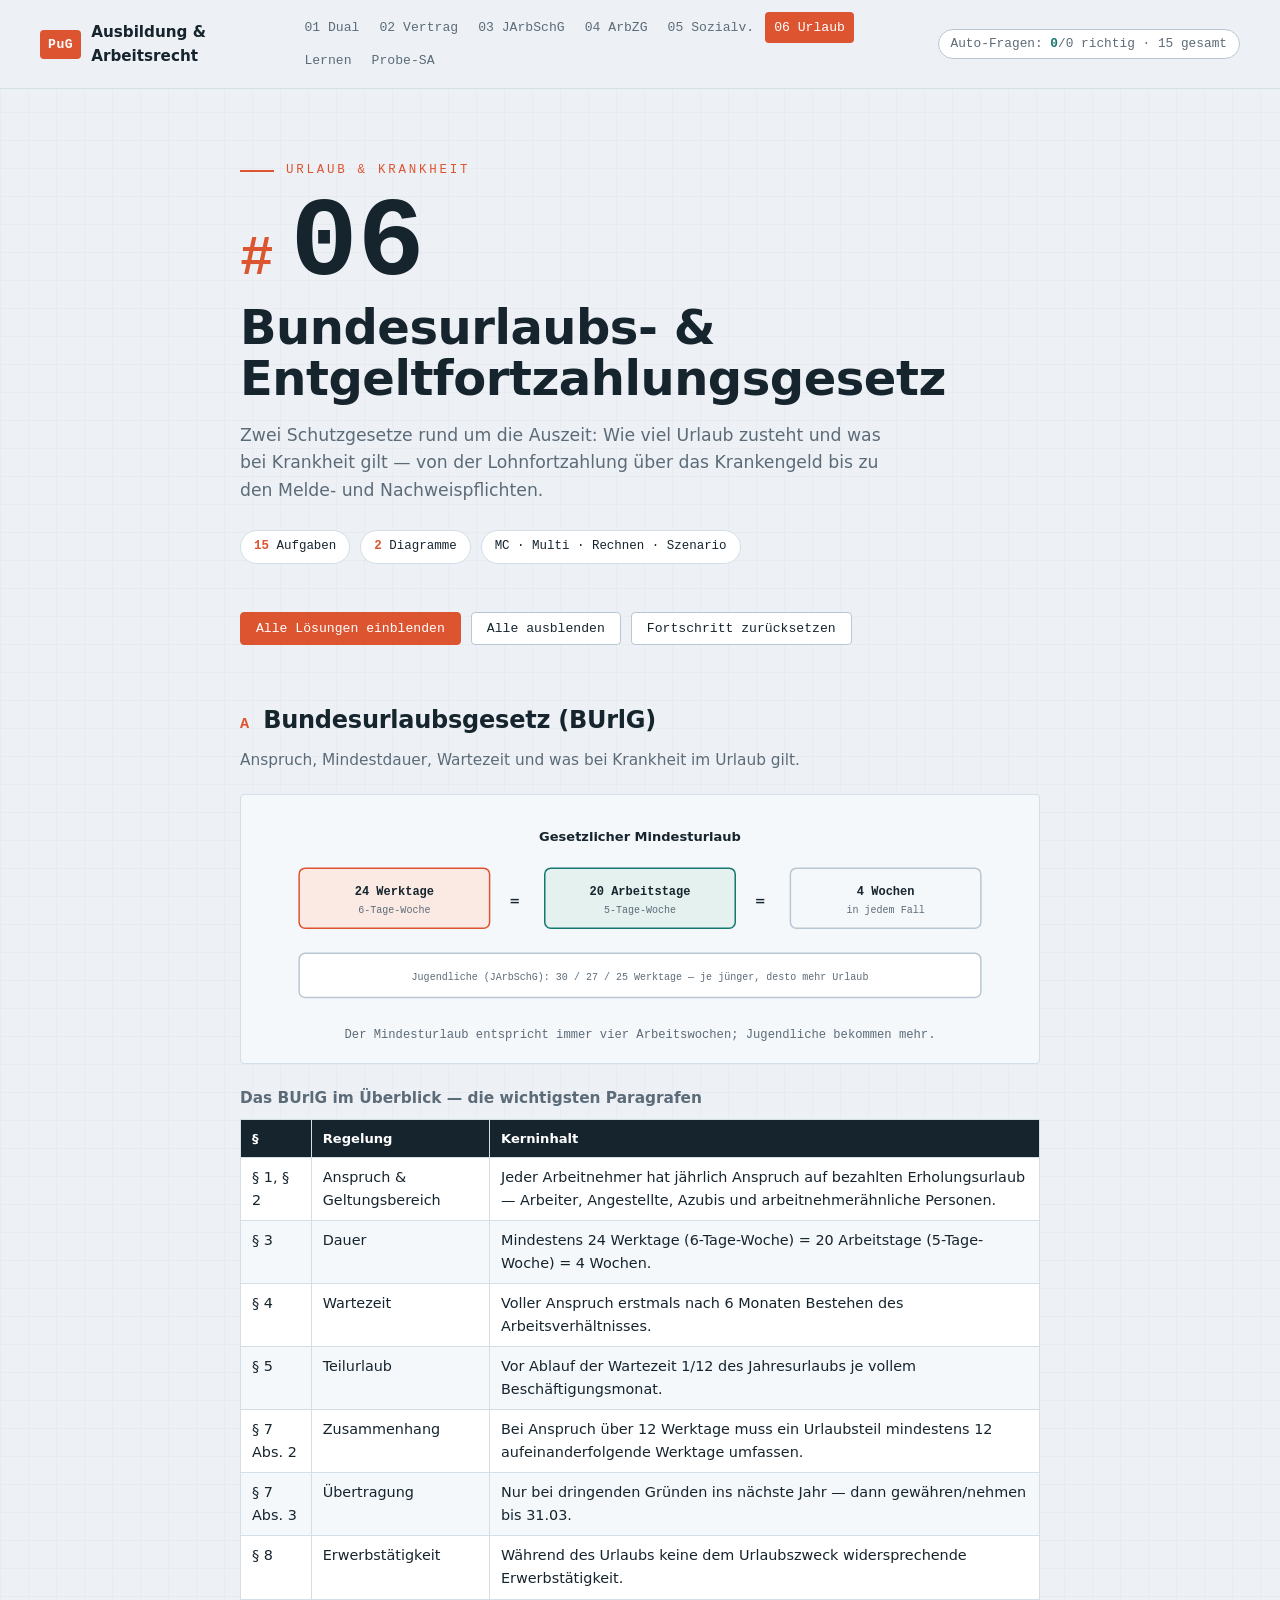
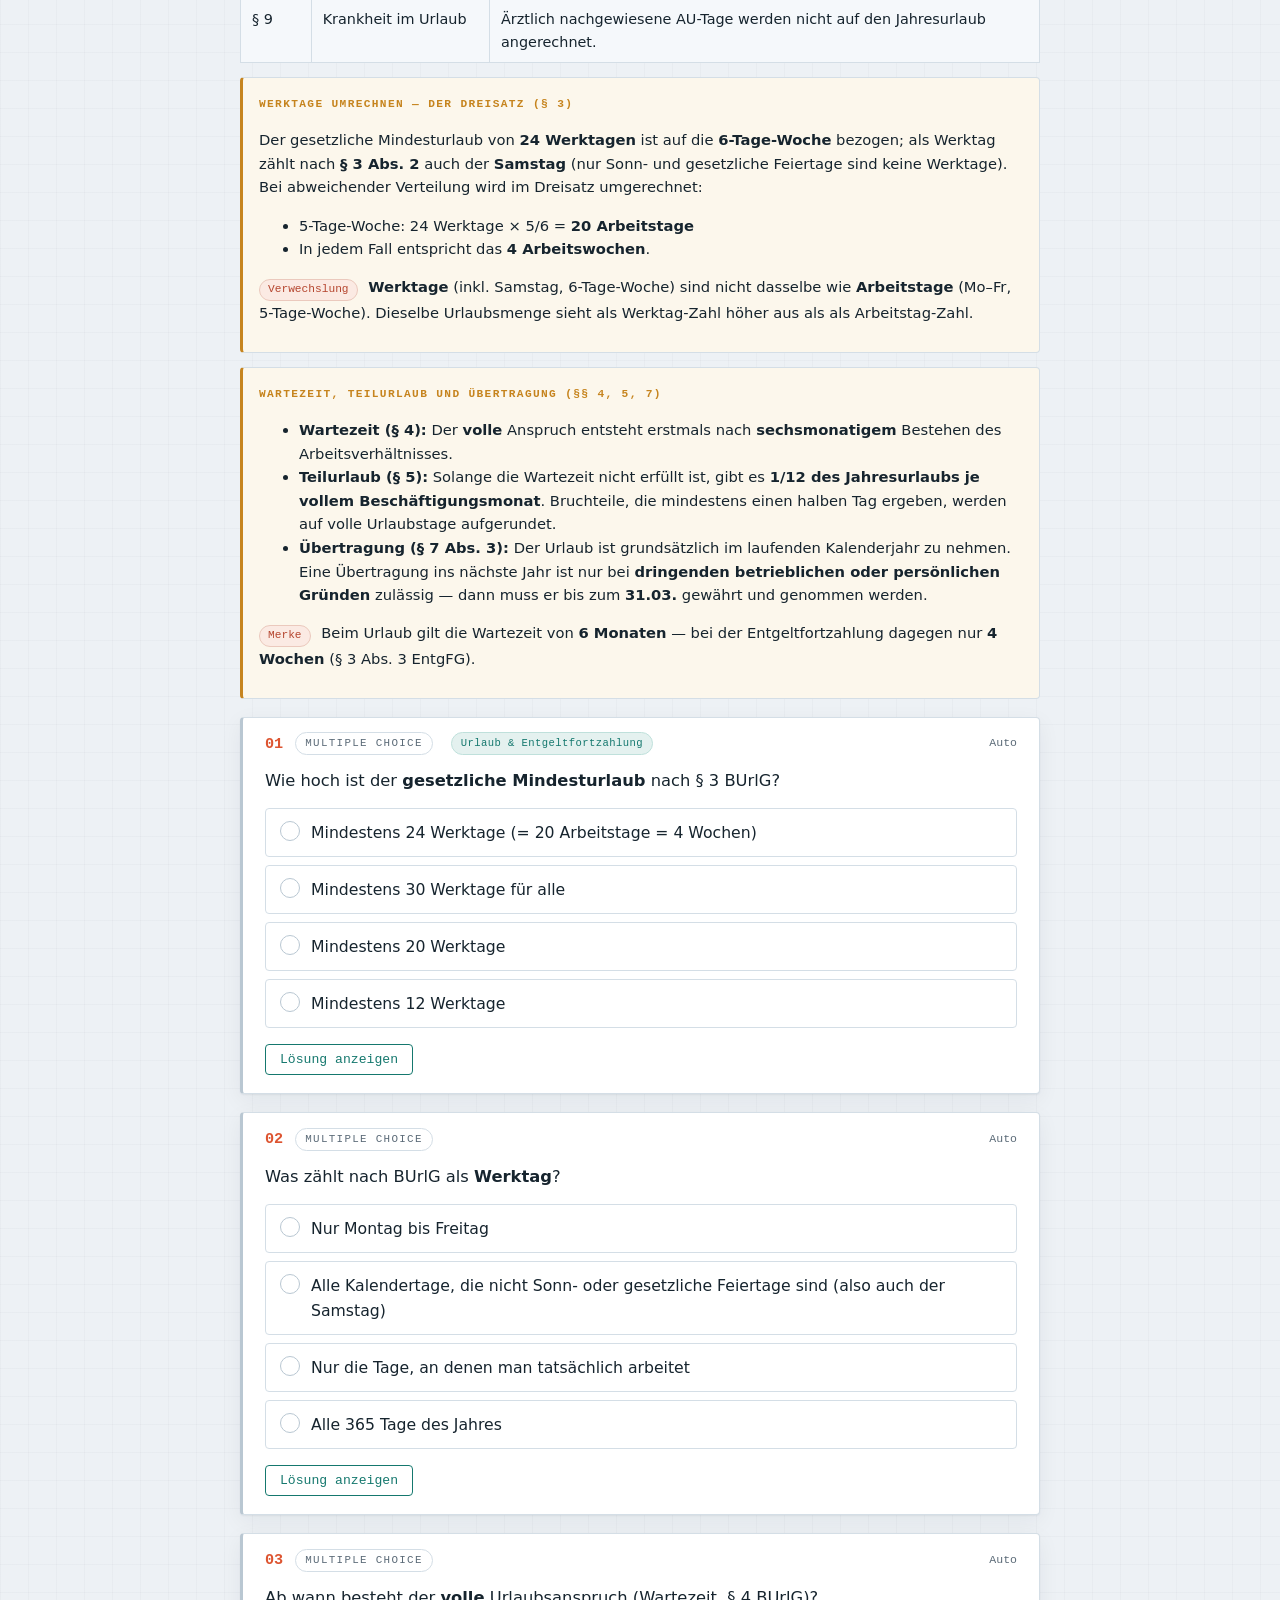
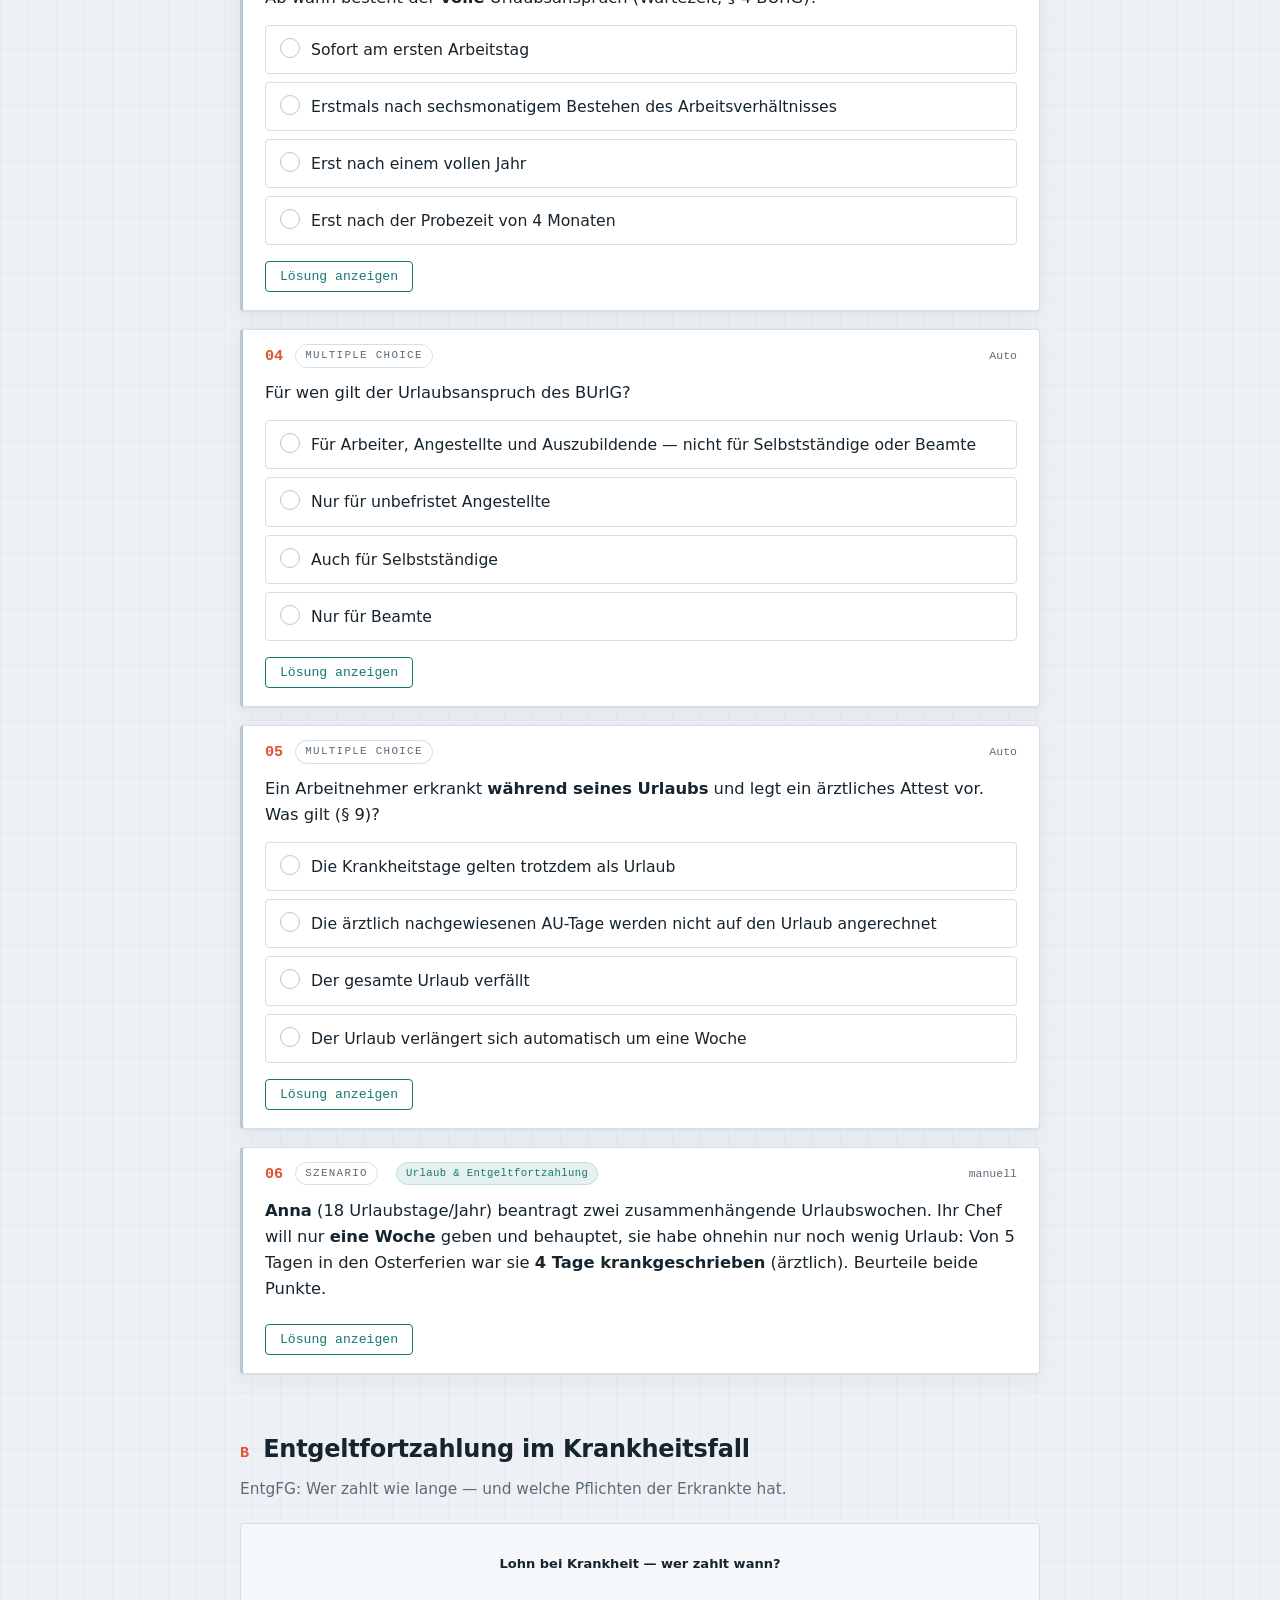
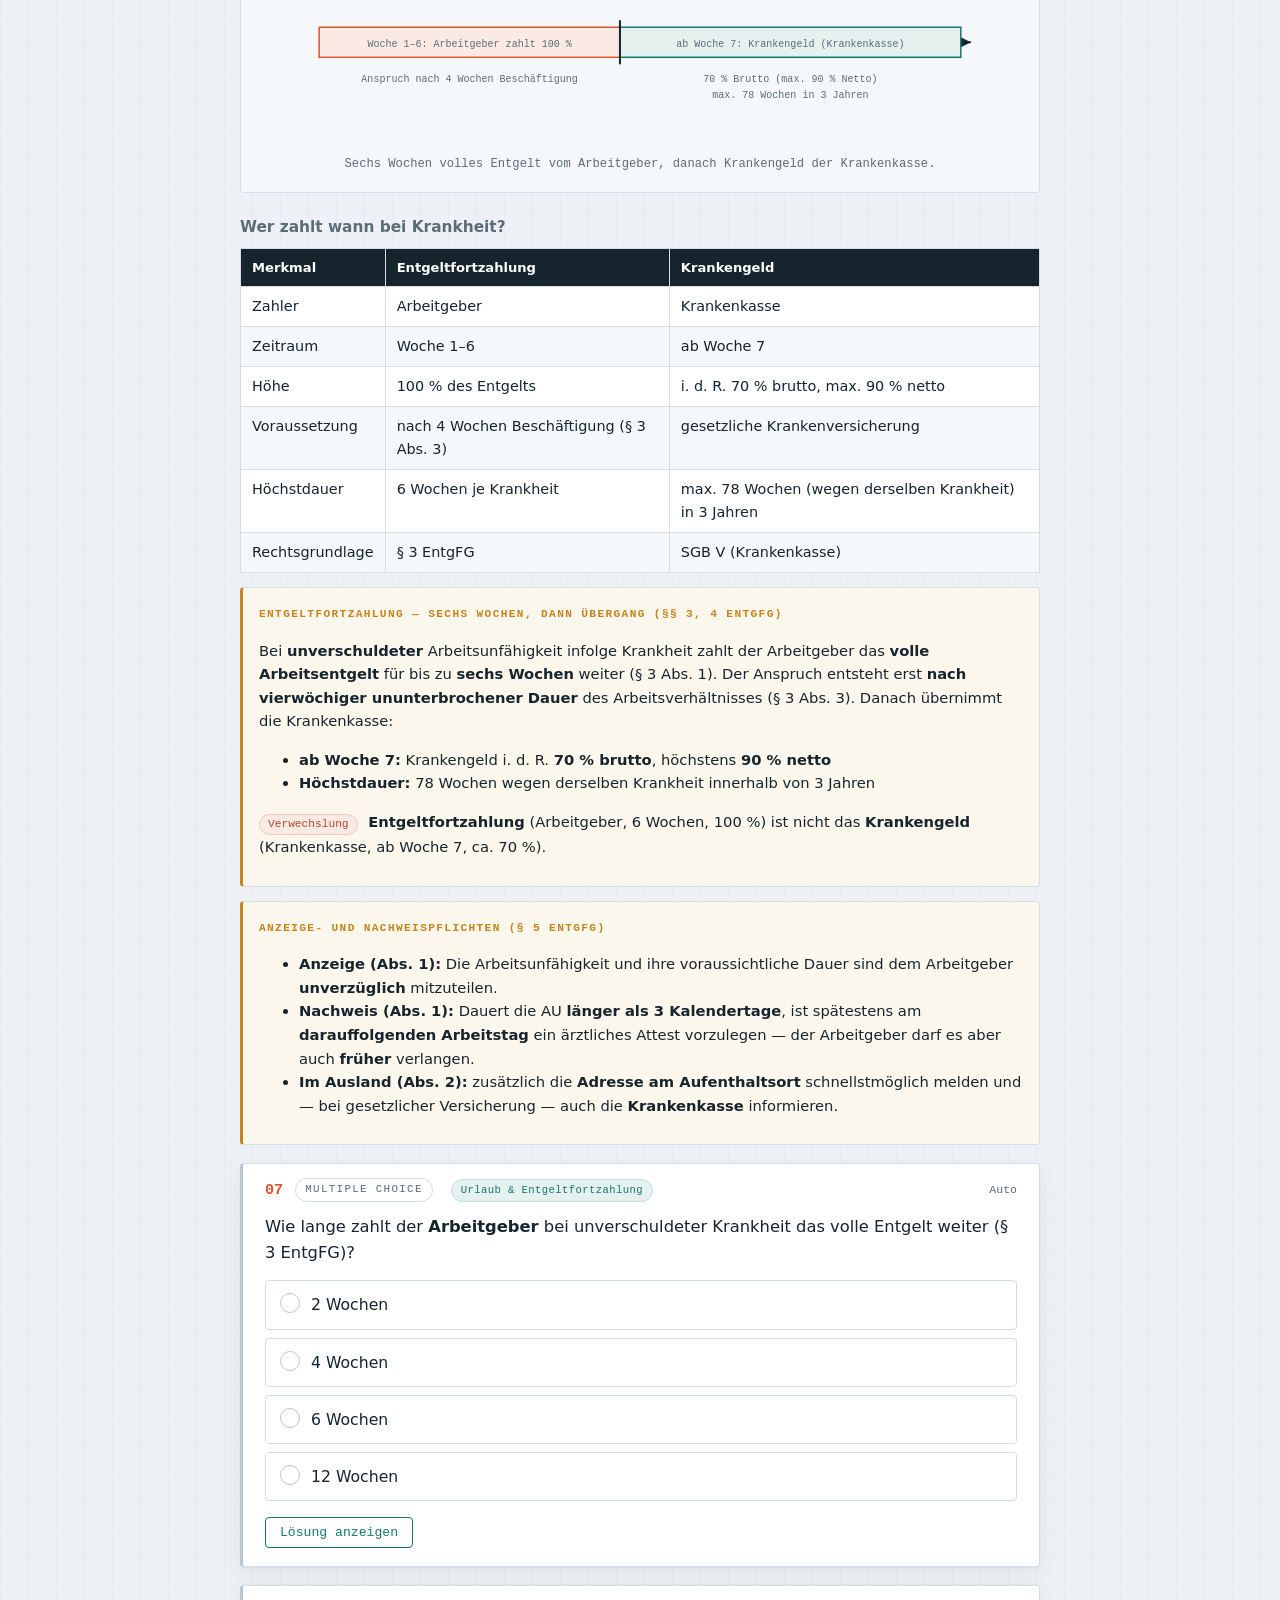
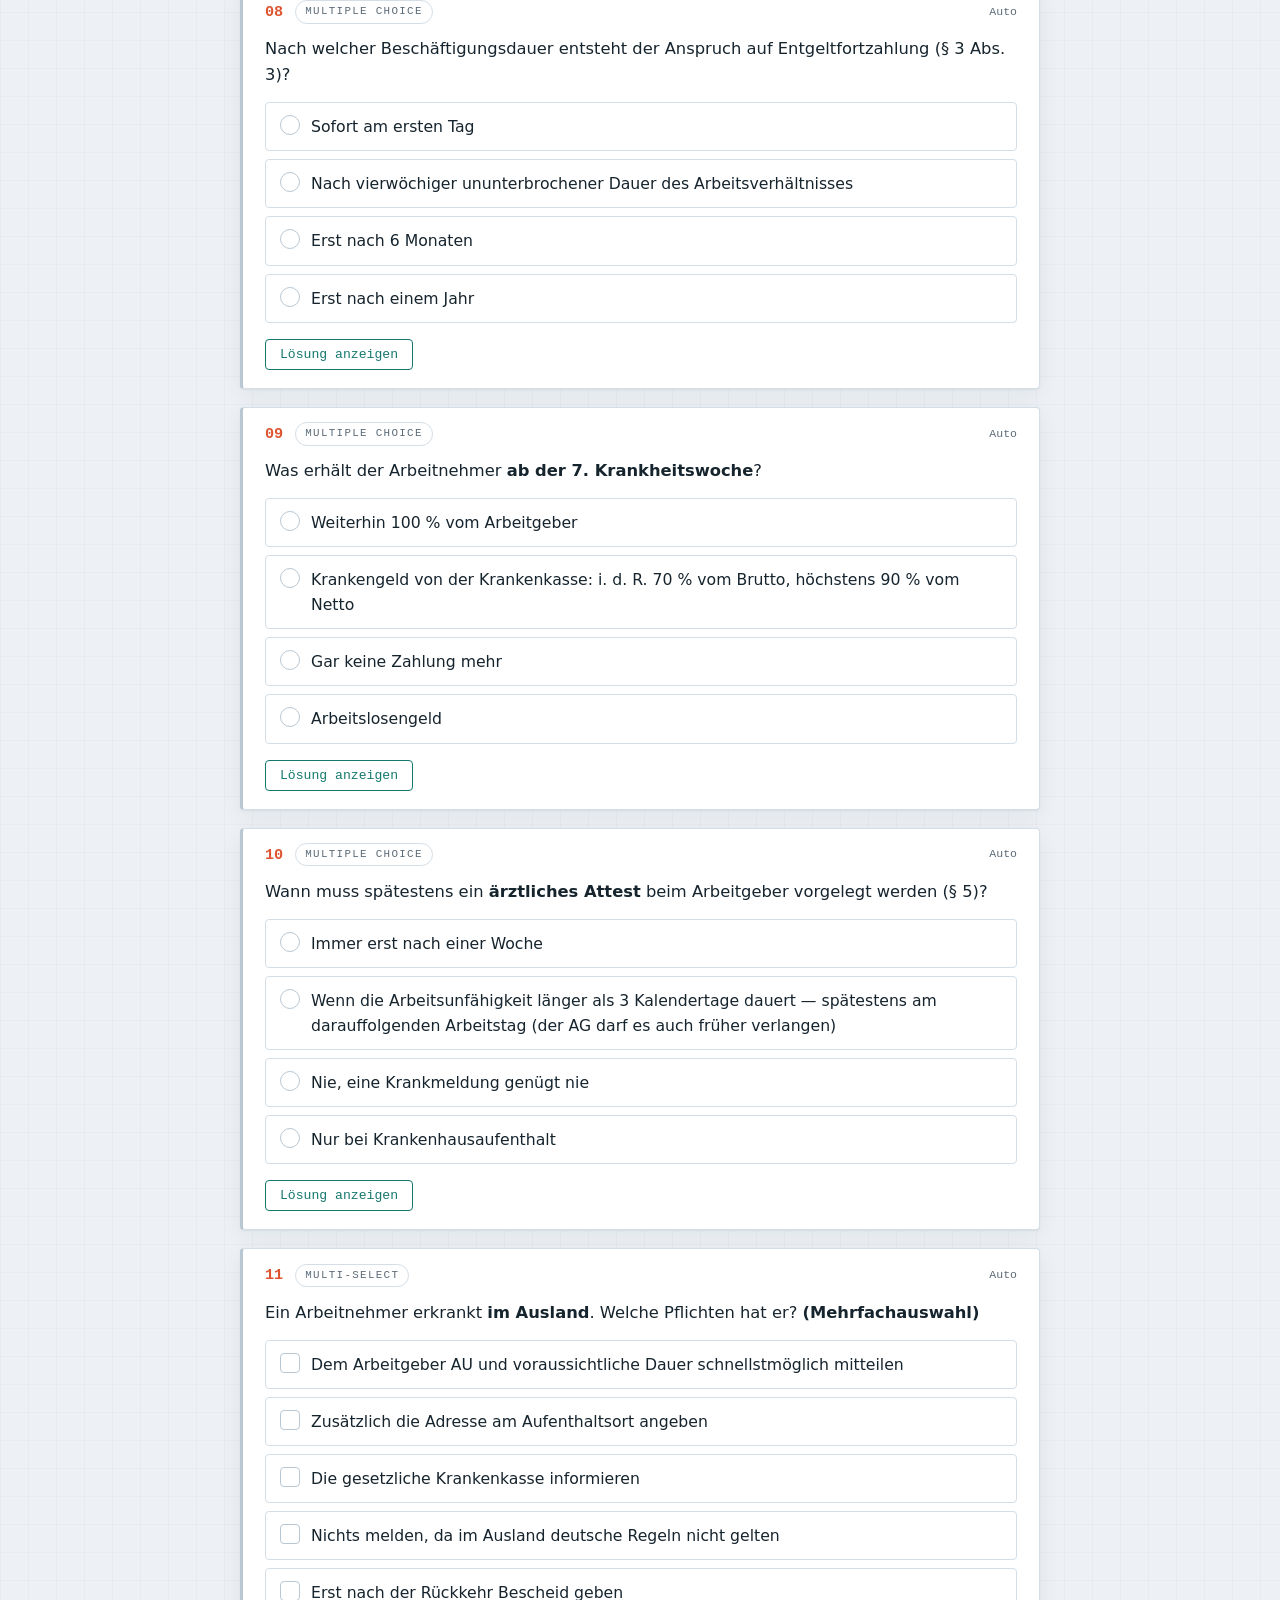
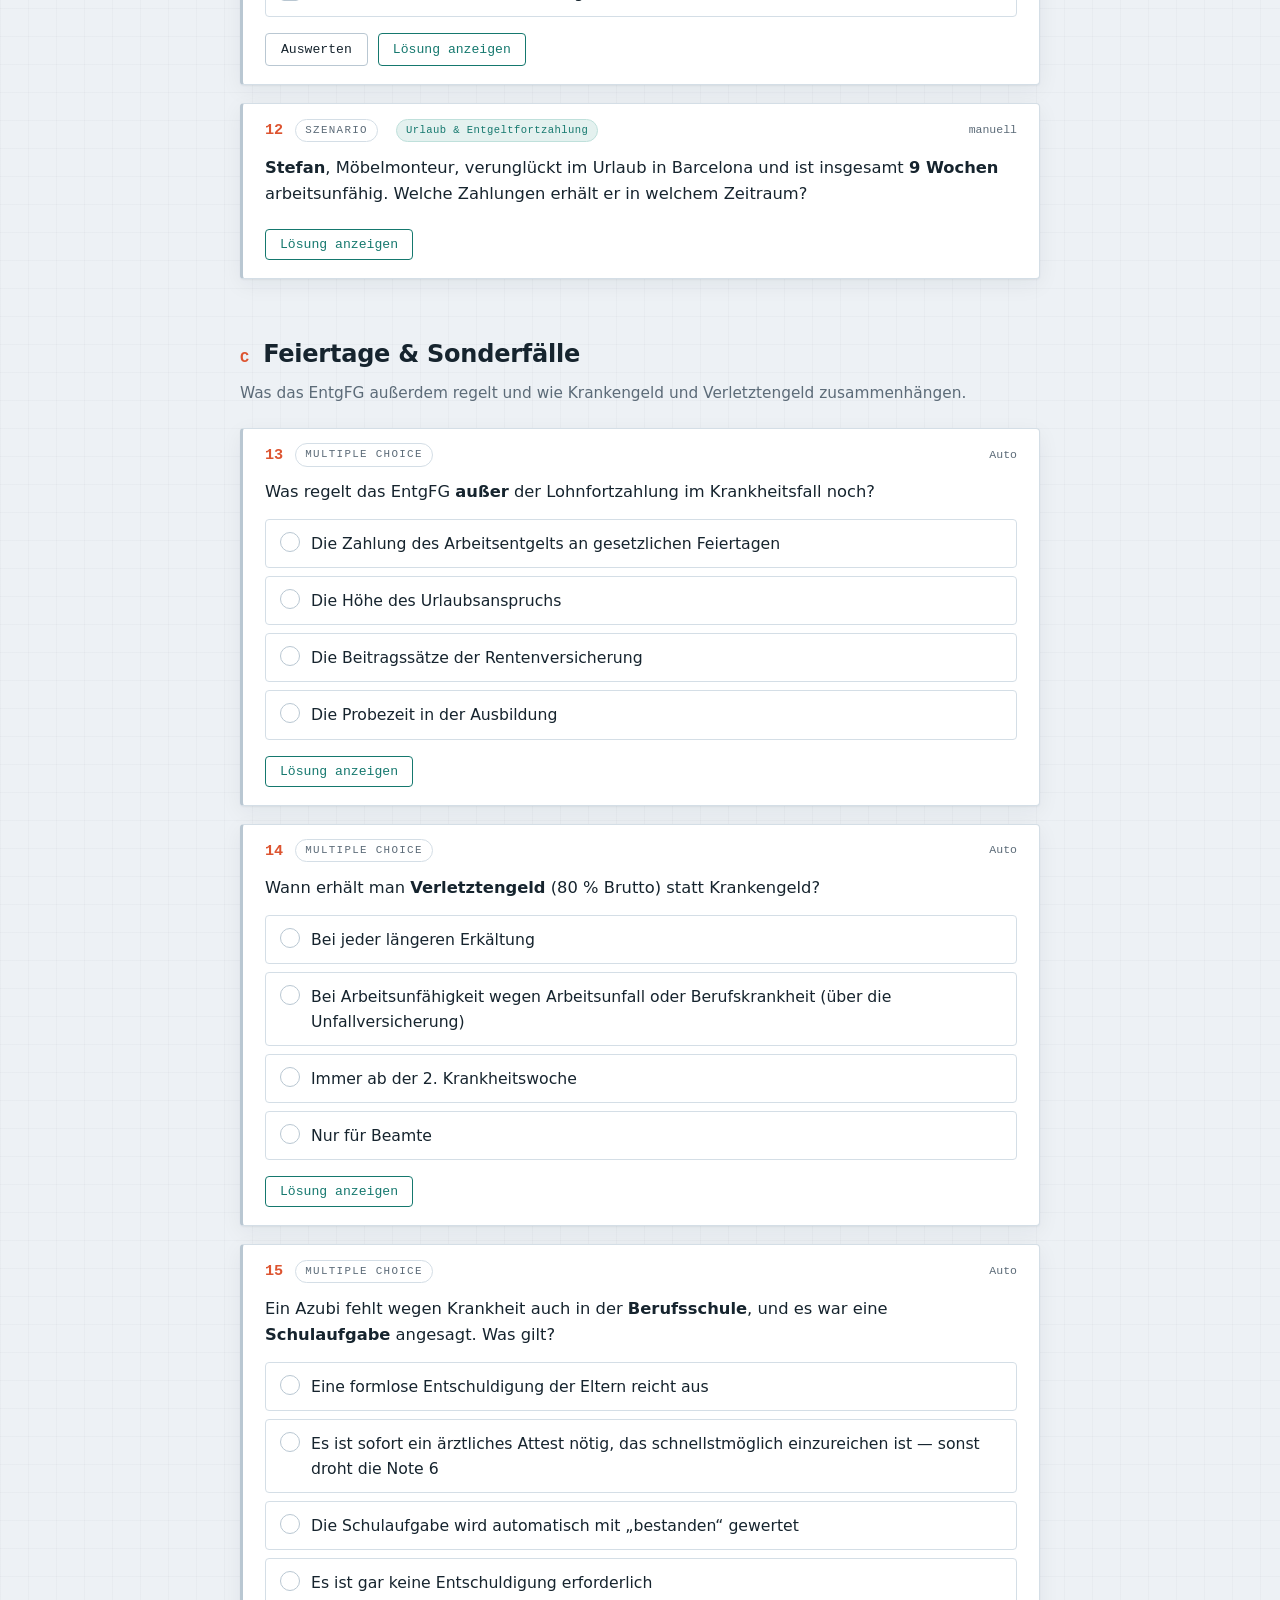
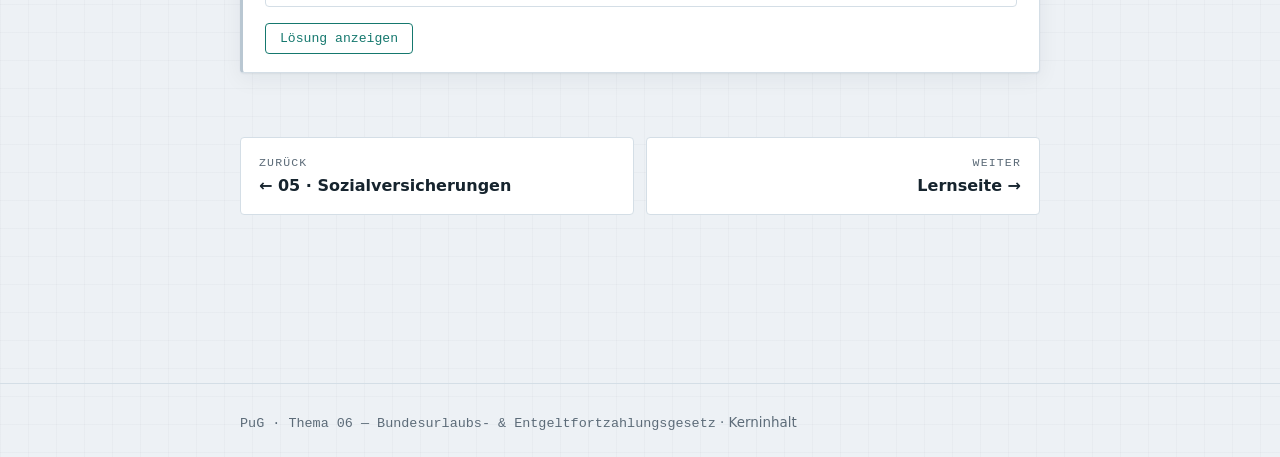
<file: 06-urlaub-entgelt.html>
<!DOCTYPE html>
<html lang="de">
<head>
<meta charset="utf-8">
<meta name="viewport" content="width=device-width, initial-scale=1">
<title>06 · Urlaub &amp; Entgeltfortzahlung — PuG</title>
<link rel="stylesheet" href="assets/style.css">
<link rel="stylesheet" href="assets/print.css">
</head>
<body>
<header class="topbar">
  <a class="brand" href="index.html"><span class="mark">PuG</span><b>Ausbildung &amp; Arbeitsrecht</b></a>
  <nav class="topnav">
    <a href="01-duales-system.html">01 Dual</a>
    <a href="02-ausbildungsvertrag.html">02 Vertrag</a>
    <a href="03-jugendarbeitsschutz.html">03 JArbSchG</a>
    <a href="04-arbeitszeitgesetz.html">04 ArbZG</a>
    <a href="05-sozialversicherungen.html">05 Sozialv.</a>
    <a href="06-urlaub-entgelt.html" class="current">06 Urlaub</a>
    <a href="lernseite.html">Lernen</a>
    <a href="pruefung.html">Probe-SA</a>
  </nav>
  <div class="spacer"></div>
  <span class="scorechip" id="scorechip">Auto-Fragen: 0/0 richtig</span>
</header>
<main><div class="wrap">
  <section class="hero">
    <p class="eyebrow">Urlaub &amp; Krankheit</p>
    <div class="hero-num"><span class="hash">#</span>06</div>
    <h1>Bundesurlaubs- &amp; Entgeltfortzahlungsgesetz</h1>
    <p class="lede">Zwei Schutzgesetze rund um die Auszeit: Wie viel Urlaub zusteht und was bei Krankheit gilt —
      von der Lohnfortzahlung über das Krankengeld bis zu den Melde- und Nachweispflichten.</p>
    <div class="hero-meta">
      <span class="pill"><b>15</b> Aufgaben</span>
      <span class="pill"><b>2</b> Diagramme</span>
      <span class="pill">MC · Multi · Rechnen · Szenario</span>
    </div>
  </section>
  <div class="controls">
    <button class="btn primary" id="show-all">Alle Lösungen einblenden</button>
    <button class="btn" id="hide-all">Alle ausblenden</button>
  </div>

  <div class="sec-head"><span class="ix">A</span><h2>Bundesurlaubsgesetz (BUrlG)</h2></div>
  <p class="sec-sub">Anspruch, Mindestdauer, Wartezeit und was bei Krankheit im Urlaub gilt.</p>

  <figure class="diagram">
    <svg viewBox="0 0 760 200" role="img" aria-label="Umrechnung des gesetzlichen Mindesturlaubs zwischen Werktagen, Arbeitstagen und Wochen">
      <text x="380" y="28" text-anchor="middle" class="svg-title">Gesetzlicher Mindesturlaub</text>
      <rect x="40"  y="55" width="190" height="60" rx="6" fill="#FBEAE3" stroke="#DD5430" stroke-width="1.5"/>
      <text x="135" y="82" text-anchor="middle" class="svg-label" style="font-weight:700">24 Werktage</text>
      <text x="135" y="100" text-anchor="middle" class="svg-label-sm">6-Tage-Woche</text>
      <text x="255" y="92" text-anchor="middle" class="svg-title">=</text>
      <rect x="285" y="55" width="190" height="60" rx="6" fill="#E4F1EF" stroke="#15786E" stroke-width="1.5"/>
      <text x="380" y="82" text-anchor="middle" class="svg-label" style="font-weight:700">20 Arbeitstage</text>
      <text x="380" y="100" text-anchor="middle" class="svg-label-sm">5-Tage-Woche</text>
      <text x="500" y="92" text-anchor="middle" class="svg-title">=</text>
      <rect x="530" y="55" width="190" height="60" rx="6" fill="#F5F8FB" stroke="#B9C7D2" stroke-width="1.5"/>
      <text x="625" y="82" text-anchor="middle" class="svg-label" style="font-weight:700">4 Wochen</text>
      <text x="625" y="100" text-anchor="middle" class="svg-label-sm">in jedem Fall</text>
      <rect x="40" y="140" width="680" height="44" rx="6" fill="#FFFFFF" stroke="#B9C7D2" stroke-width="1.5"/>
      <text x="380" y="167" text-anchor="middle" class="svg-label-sm">Jugendliche (JArbSchG): 30 / 27 / 25 Werktage — je jünger, desto mehr Urlaub</text>
    </svg>
    <figcaption>Der Mindesturlaub entspricht immer vier Arbeitswochen; Jugendliche bekommen mehr.</figcaption>
  </figure>

  <p class="sec-sub" style="margin: 22px 0 8px; font-weight: 700">Das BUrlG im Überblick — die wichtigsten Paragrafen</p>
  <div class="tbl-wrap">
    <table class="ref">
      <thead>
        <tr>
          <th>§</th>
          <th>Regelung</th>
          <th>Kerninhalt</th>
        </tr>
      </thead>
      <tbody>
        <tr>
          <td>§ 1, § 2</td>
          <td>Anspruch &amp; Geltungsbereich</td>
          <td>Jeder Arbeitnehmer hat jährlich Anspruch auf bezahlten Erholungsurlaub — Arbeiter, Angestellte, Azubis und arbeitnehmerähnliche Personen.</td>
        </tr>
        <tr>
          <td>§ 3</td>
          <td>Dauer</td>
          <td>Mindestens 24 Werktage (6-Tage-Woche) = 20 Arbeitstage (5-Tage-Woche) = 4 Wochen.</td>
        </tr>
        <tr>
          <td>§ 4</td>
          <td>Wartezeit</td>
          <td>Voller Anspruch erstmals nach 6 Monaten Bestehen des Arbeitsverhältnisses.</td>
        </tr>
        <tr>
          <td>§ 5</td>
          <td>Teilurlaub</td>
          <td>Vor Ablauf der Wartezeit 1/12 des Jahresurlaubs je vollem Beschäftigungsmonat.</td>
        </tr>
        <tr>
          <td>§ 7 Abs. 2</td>
          <td>Zusammenhang</td>
          <td>Bei Anspruch über 12 Werktage muss ein Urlaubsteil mindestens 12 aufeinanderfolgende Werktage umfassen.</td>
        </tr>
        <tr>
          <td>§ 7 Abs. 3</td>
          <td>Übertragung</td>
          <td>Nur bei dringenden Gründen ins nächste Jahr — dann gewähren/nehmen bis 31.03.</td>
        </tr>
        <tr>
          <td>§ 8</td>
          <td>Erwerbstätigkeit</td>
          <td>Während des Urlaubs keine dem Urlaubszweck widersprechende Erwerbstätigkeit.</td>
        </tr>
        <tr>
          <td>§ 9</td>
          <td>Krankheit im Urlaub</td>
          <td>Ärztlich nachgewiesene AU-Tage werden nicht auf den Jahresurlaub angerechnet.</td>
        </tr>
      </tbody>
    </table>
  </div>

  <div class="note">
    <span class="lbl">Werktage umrechnen — der Dreisatz (§ 3)</span>
    <p>
      Der gesetzliche Mindesturlaub von <strong>24 Werktagen</strong> ist auf die <strong>6-Tage-Woche</strong>
      bezogen; als Werktag zählt nach <strong>§ 3 Abs. 2</strong> auch der <strong>Samstag</strong> (nur Sonn- und
      gesetzliche Feiertage sind keine Werktage). Bei abweichender Verteilung wird im Dreisatz umgerechnet:
    </p>
    <ul>
      <li>5-Tage-Woche: 24 Werktage × 5/6 = <strong>20 Arbeitstage</strong></li>
      <li>In jedem Fall entspricht das <strong>4 Arbeitswochen</strong>.</li>
    </ul>
    <p>
      <span class="tag-mistake">Verwechslung</span> <strong>Werktage</strong> (inkl. Samstag, 6-Tage-Woche)
      sind nicht dasselbe wie <strong>Arbeitstage</strong> (Mo–Fr, 5-Tage-Woche). Dieselbe Urlaubsmenge sieht
      als Werktag-Zahl höher aus als als Arbeitstag-Zahl.
    </p>
  </div>

  <div class="note">
    <span class="lbl">Wartezeit, Teilurlaub und Übertragung (§§ 4, 5, 7)</span>
    <ul>
      <li>
        <strong>Wartezeit (§ 4):</strong> Der <strong>volle</strong> Anspruch entsteht erstmals nach
        <strong>sechsmonatigem</strong> Bestehen des Arbeitsverhältnisses.
      </li>
      <li>
        <strong>Teilurlaub (§ 5):</strong> Solange die Wartezeit nicht erfüllt ist, gibt es
        <strong>1/12 des Jahresurlaubs je vollem Beschäftigungsmonat</strong>. Bruchteile, die mindestens
        einen halben Tag ergeben, werden auf volle Urlaubstage aufgerundet.
      </li>
      <li>
        <strong>Übertragung (§ 7 Abs. 3):</strong> Der Urlaub ist grundsätzlich im laufenden Kalenderjahr zu
        nehmen. Eine Übertragung ins nächste Jahr ist nur bei <strong>dringenden betrieblichen oder
        persönlichen Gründen</strong> zulässig — dann muss er bis zum <strong>31.03.</strong> gewährt und
        genommen werden.
      </li>
    </ul>
    <p>
      <span class="tag-mistake">Merke</span> Beim Urlaub gilt die Wartezeit von <strong>6 Monaten</strong> —
      bei der Entgeltfortzahlung dagegen nur <strong>4 Wochen</strong> (§ 3 Abs. 3 EntgFG).
    </p>
  </div>

  <article class="q">
    <div class="q-head"><span class="q-num">01</span><span class="q-type">Multiple Choice</span><span class="q-src">Urlaub &amp; Entgeltfortzahlung</span><span class="q-pts">Auto</span></div>
    <div class="q-body">
      <p class="q-text">Wie hoch ist der <strong>gesetzliche Mindesturlaub</strong> nach § 3 BUrlG?</p>
      <ul class="q-options" data-multi="false">
        <li class="opt" data-correct="true"><span class="tick"></span>Mindestens 24 Werktage (= 20 Arbeitstage = 4 Wochen)</li>
        <li class="opt"><span class="tick"></span>Mindestens 30 Werktage für alle</li>
        <li class="opt"><span class="tick"></span>Mindestens 20 Werktage</li>
        <li class="opt"><span class="tick"></span>Mindestens 12 Werktage</li>
      </ul>
    </div>
    <div class="q-foot"><button class="q-reveal" aria-expanded="false">Lösung anzeigen</button></div>
    <div class="q-solution" hidden><span class="sol-label">Lösung</span><p>Der Mindesturlaub beträgt <strong>24 Werktage</strong> bei einer 6-Tage-Woche. Umgerechnet sind das
      <strong>20 Arbeitstage</strong> (5-Tage-Woche) bzw. immer <strong>4 Wochen</strong>.</p></div>
  </article>

  <article class="q">
    <div class="q-head"><span class="q-num">02</span><span class="q-type">Multiple Choice</span><span class="q-pts">Auto</span></div>
    <div class="q-body">
      <p class="q-text">Was zählt nach BUrlG als <strong>Werktag</strong>?</p>
      <ul class="q-options" data-multi="false">
        <li class="opt"><span class="tick"></span>Nur Montag bis Freitag</li>
        <li class="opt" data-correct="true"><span class="tick"></span>Alle Kalendertage, die nicht Sonn- oder gesetzliche Feiertage sind (also auch der Samstag)</li>
        <li class="opt"><span class="tick"></span>Nur die Tage, an denen man tatsächlich arbeitet</li>
        <li class="opt"><span class="tick"></span>Alle 365 Tage des Jahres</li>
      </ul>
    </div>
    <div class="q-foot"><button class="q-reveal" aria-expanded="false">Lösung anzeigen</button></div>
    <div class="q-solution" hidden><span class="sol-label">Lösung</span><p><strong>Werktage</strong> sind alle Kalendertage außer Sonn- und gesetzlichen Feiertagen — der
      <strong>Samstag zählt mit</strong>. Deshalb ergeben 24 Werktage bei der 5-Tage-Woche 20 Arbeitstage.</p></div>
  </article>

  <article class="q">
    <div class="q-head"><span class="q-num">03</span><span class="q-type">Multiple Choice</span><span class="q-pts">Auto</span></div>
    <div class="q-body">
      <p class="q-text">Ab wann besteht der <strong>volle</strong> Urlaubsanspruch (Wartezeit, § 4 BUrlG)?</p>
      <ul class="q-options" data-multi="false">
        <li class="opt"><span class="tick"></span>Sofort am ersten Arbeitstag</li>
        <li class="opt" data-correct="true"><span class="tick"></span>Erstmals nach sechsmonatigem Bestehen des Arbeitsverhältnisses</li>
        <li class="opt"><span class="tick"></span>Erst nach einem vollen Jahr</li>
        <li class="opt"><span class="tick"></span>Erst nach der Probezeit von 4 Monaten</li>
      </ul>
    </div>
    <div class="q-foot"><button class="q-reveal" aria-expanded="false">Lösung anzeigen</button></div>
    <div class="q-solution" hidden><span class="sol-label">Lösung</span><p>Der <strong>volle</strong> Anspruch entsteht erstmals nach <strong>6 Monaten</strong>. Vorher gibt es
      <strong>Teilurlaub</strong>: 1/12 des Jahresurlaubs je vollem Beschäftigungsmonat (§ 5).
      <span class="tag-mistake">Verwechslung</span> Wartezeit Urlaub = 6 Monate, Entgeltfortzahlung = 4 Wochen.</p></div>
  </article>

  <article class="q">
    <div class="q-head"><span class="q-num">04</span><span class="q-type">Multiple Choice</span><span class="q-pts">Auto</span></div>
    <div class="q-body">
      <p class="q-text">Für wen gilt der Urlaubsanspruch des BUrlG?</p>
      <ul class="q-options" data-multi="false">
        <li class="opt" data-correct="true"><span class="tick"></span>Für Arbeiter, Angestellte und Auszubildende — nicht für Selbstständige oder Beamte</li>
        <li class="opt"><span class="tick"></span>Nur für unbefristet Angestellte</li>
        <li class="opt"><span class="tick"></span>Auch für Selbstständige</li>
        <li class="opt"><span class="tick"></span>Nur für Beamte</li>
      </ul>
    </div>
    <div class="q-foot"><button class="q-reveal" aria-expanded="false">Lösung anzeigen</button></div>
    <div class="q-solution" hidden><span class="sol-label">Lösung</span><p>Arbeitnehmer im Sinne des Gesetzes sind <strong>Arbeiter, Angestellte und Azubis</strong> (sowie
      arbeitnehmerähnliche Personen). <strong>Selbstständige und Beamte</strong> fallen nicht darunter.</p></div>
  </article>

  <article class="q">
    <div class="q-head"><span class="q-num">05</span><span class="q-type">Multiple Choice</span><span class="q-pts">Auto</span></div>
    <div class="q-body">
      <p class="q-text">Ein Arbeitnehmer erkrankt <strong>während seines Urlaubs</strong> und legt ein ärztliches Attest vor. Was gilt (§ 9)?</p>
      <ul class="q-options" data-multi="false">
        <li class="opt"><span class="tick"></span>Die Krankheitstage gelten trotzdem als Urlaub</li>
        <li class="opt" data-correct="true"><span class="tick"></span>Die ärztlich nachgewiesenen AU-Tage werden nicht auf den Urlaub angerechnet</li>
        <li class="opt"><span class="tick"></span>Der gesamte Urlaub verfällt</li>
        <li class="opt"><span class="tick"></span>Der Urlaub verlängert sich automatisch um eine Woche</li>
      </ul>
    </div>
    <div class="q-foot"><button class="q-reveal" aria-expanded="false">Lösung anzeigen</button></div>
    <div class="q-solution" hidden><span class="sol-label">Lösung</span><p>Durch <strong>ärztliches Zeugnis</strong> nachgewiesene Krankheitstage werden <strong>nicht auf den Jahresurlaub
      angerechnet</strong> — die Urlaubstage bleiben also erhalten.</p></div>
  </article>

  <article class="q">
    <div class="q-head"><span class="q-num">06</span><span class="q-type">Szenario</span><span class="q-src">Urlaub &amp; Entgeltfortzahlung</span><span class="q-pts">manuell</span></div>
    <div class="q-body">
      <p class="q-text"><strong>Anna</strong> (18 Urlaubstage/Jahr) beantragt zwei zusammenhängende Urlaubswochen. Ihr Chef will nur
        <strong>eine Woche</strong> geben und behauptet, sie habe ohnehin nur noch wenig Urlaub: Von 5 Tagen in den Osterferien war sie
        <strong>4 Tage krankgeschrieben</strong> (ärztlich). Beurteile beide Punkte.</p>
    </div>
    <div class="q-foot"><button class="q-reveal" aria-expanded="false">Lösung anzeigen</button></div>
    <div class="q-solution" hidden><span class="sol-label">Musterlösung</span>
      <div class="step">Zusammenhang: Anspruch > 12 Werktage ⇒ ein Urlaubsteil muss
            mind. 12 zusammenhängende Werktage umfassen → 2 Wochen zulässig
Krankheit: 4 ärztlich nachgewiesene AU-Tage werden NICHT angerechnet
verbraucht Ostern = 5 − 4 = 1 Tag  →  Rest = 18 − 1 = 17 Tage</div>
      <p>Der Chef liegt <strong>zweimal falsch</strong>: 1) Bei mehr als 12 Werktagen Anspruch muss ein Urlaubsteil <strong>mindestens 12 zusammenhängende Werktage</strong>
      umfassen — die <strong>zwei Wochen am Stück</strong> stehen Anna zu. 2) Die <strong>4 Krankheitstage</strong> dürfen nicht angerechnet werden; sie hat in den Osterferien
      nur <strong>1 Tag</strong> verbraucht und damit noch <strong>17 Tage</strong> übrig.</p>
      <ul class="rubric">
        <li>Erkennt die Pflicht zum zusammenhängenden Urlaub (mind. 12 Werktage)</li>
        <li>Wendet § 9 an: AU-Tage werden nicht angerechnet</li>
        <li>Rechnet den verbleibenden Urlaub korrekt aus</li>
      </ul>
    </div>
  </article>

  <div class="sec-head"><span class="ix">B</span><h2>Entgeltfortzahlung im Krankheitsfall</h2></div>
  <p class="sec-sub">EntgFG: Wer zahlt wie lange — und welche Pflichten der Erkrankte hat.</p>

  <figure class="diagram">
    <svg viewBox="0 0 760 200" role="img" aria-label="Zeitstrahl der Entgeltfortzahlung: sechs Wochen Arbeitgeber, danach Krankengeld der Krankenkasse">
      <text x="380" y="26" text-anchor="middle" class="svg-title">Lohn bei Krankheit — wer zahlt wann?</text>
      <line x1="60" y1="100" x2="710" y2="100" stroke="#16242E" stroke-width="2"/>
      <polygon points="710,100 696,93 696,107" fill="#16242E"/>
      <rect x="60"  y="85" width="300" height="30" fill="#FBEAE3" stroke="#DD5430" stroke-width="1.5"/>
      <text x="210" y="105" text-anchor="middle" class="svg-label-sm">Woche 1–6: Arbeitgeber zahlt 100 %</text>
      <rect x="360" y="85" width="340" height="30" fill="#E4F1EF" stroke="#15786E" stroke-width="1.5"/>
      <text x="530" y="105" text-anchor="middle" class="svg-label-sm">ab Woche 7: Krankengeld (Krankenkasse)</text>
      <line x1="360" y1="78" x2="360" y2="122" stroke="#16242E" stroke-width="2"/>
      <text x="210" y="140" text-anchor="middle" class="svg-label-sm">Anspruch nach 4 Wochen Beschäftigung</text>
      <text x="530" y="140" text-anchor="middle" class="svg-label-sm">70 % Brutto (max. 90 % Netto)</text>
      <text x="530" y="156" text-anchor="middle" class="svg-label-sm">max. 78 Wochen in 3 Jahren</text>
    </svg>
    <figcaption>Sechs Wochen volles Entgelt vom Arbeitgeber, danach Krankengeld der Krankenkasse.</figcaption>
  </figure>

  <p class="sec-sub" style="margin: 22px 0 8px; font-weight: 700">Wer zahlt wann bei Krankheit?</p>
  <div class="tbl-wrap">
    <table class="ref">
      <thead>
        <tr>
          <th>Merkmal</th>
          <th>Entgeltfortzahlung</th>
          <th>Krankengeld</th>
        </tr>
      </thead>
      <tbody>
        <tr>
          <td>Zahler</td>
          <td>Arbeitgeber</td>
          <td>Krankenkasse</td>
        </tr>
        <tr>
          <td>Zeitraum</td>
          <td>Woche 1–6</td>
          <td>ab Woche 7</td>
        </tr>
        <tr>
          <td>Höhe</td>
          <td>100 % des Entgelts</td>
          <td>i. d. R. 70 % brutto, max. 90 % netto</td>
        </tr>
        <tr>
          <td>Voraussetzung</td>
          <td>nach 4 Wochen Beschäftigung (§ 3 Abs. 3)</td>
          <td>gesetzliche Krankenversicherung</td>
        </tr>
        <tr>
          <td>Höchstdauer</td>
          <td>6 Wochen je Krankheit</td>
          <td>max. 78 Wochen (wegen derselben Krankheit) in 3 Jahren</td>
        </tr>
        <tr>
          <td>Rechtsgrundlage</td>
          <td>§ 3 EntgFG</td>
          <td>SGB V (Krankenkasse)</td>
        </tr>
      </tbody>
    </table>
  </div>

  <div class="note">
    <span class="lbl">Entgeltfortzahlung — sechs Wochen, dann Übergang (§§ 3, 4 EntgFG)</span>
    <p>
      Bei <strong>unverschuldeter</strong> Arbeitsunfähigkeit infolge Krankheit zahlt der Arbeitgeber das
      <strong>volle Arbeitsentgelt</strong> für bis zu <strong>sechs Wochen</strong> weiter (§ 3 Abs. 1).
      Der Anspruch entsteht erst <strong>nach vierwöchiger ununterbrochener Dauer</strong> des
      Arbeitsverhältnisses (§ 3 Abs. 3). Danach übernimmt die Krankenkasse:
    </p>
    <ul>
      <li><strong>ab Woche 7:</strong> Krankengeld i. d. R. <strong>70 % brutto</strong>, höchstens <strong>90 % netto</strong></li>
      <li><strong>Höchstdauer:</strong> 78 Wochen wegen derselben Krankheit innerhalb von 3 Jahren</li>
    </ul>
    <p>
      <span class="tag-mistake">Verwechslung</span> <strong>Entgeltfortzahlung</strong> (Arbeitgeber, 6 Wochen,
      100 %) ist nicht das <strong>Krankengeld</strong> (Krankenkasse, ab Woche 7, ca. 70 %).
    </p>
  </div>

  <div class="note">
    <span class="lbl">Anzeige- und Nachweispflichten (§ 5 EntgFG)</span>
    <ul>
      <li>
        <strong>Anzeige (Abs. 1):</strong> Die Arbeitsunfähigkeit und ihre voraussichtliche Dauer sind dem
        Arbeitgeber <strong>unverzüglich</strong> mitzuteilen.
      </li>
      <li>
        <strong>Nachweis (Abs. 1):</strong> Dauert die AU <strong>länger als 3 Kalendertage</strong>, ist
        spätestens am <strong>darauffolgenden Arbeitstag</strong> ein ärztliches Attest vorzulegen — der
        Arbeitgeber darf es aber auch <strong>früher</strong> verlangen.
      </li>
      <li>
        <strong>Im Ausland (Abs. 2):</strong> zusätzlich die <strong>Adresse am Aufenthaltsort</strong>
        schnellstmöglich melden und — bei gesetzlicher Versicherung — auch die
        <strong>Krankenkasse</strong> informieren.
      </li>
    </ul>
  </div>

  <article class="q">
    <div class="q-head"><span class="q-num">07</span><span class="q-type">Multiple Choice</span><span class="q-src">Urlaub &amp; Entgeltfortzahlung</span><span class="q-pts">Auto</span></div>
    <div class="q-body">
      <p class="q-text">Wie lange zahlt der <strong>Arbeitgeber</strong> bei unverschuldeter Krankheit das volle Entgelt weiter (§ 3 EntgFG)?</p>
      <ul class="q-options" data-multi="false">
        <li class="opt"><span class="tick"></span>2 Wochen</li>
        <li class="opt"><span class="tick"></span>4 Wochen</li>
        <li class="opt" data-correct="true"><span class="tick"></span>6 Wochen</li>
        <li class="opt"><span class="tick"></span>12 Wochen</li>
      </ul>
    </div>
    <div class="q-foot"><button class="q-reveal" aria-expanded="false">Lösung anzeigen</button></div>
    <div class="q-solution" hidden><span class="sol-label">Lösung</span><p>Bei unverschuldeter Arbeitsunfähigkeit zahlt der Arbeitgeber <strong>bis zu 6 Wochen</strong> das volle
      Entgelt weiter.</p></div>
  </article>

  <article class="q">
    <div class="q-head"><span class="q-num">08</span><span class="q-type">Multiple Choice</span><span class="q-pts">Auto</span></div>
    <div class="q-body">
      <p class="q-text">Nach welcher Beschäftigungsdauer entsteht der Anspruch auf Entgeltfortzahlung (§ 3 Abs. 3)?</p>
      <ul class="q-options" data-multi="false">
        <li class="opt"><span class="tick"></span>Sofort am ersten Tag</li>
        <li class="opt" data-correct="true"><span class="tick"></span>Nach vierwöchiger ununterbrochener Dauer des Arbeitsverhältnisses</li>
        <li class="opt"><span class="tick"></span>Erst nach 6 Monaten</li>
        <li class="opt"><span class="tick"></span>Erst nach einem Jahr</li>
      </ul>
    </div>
    <div class="q-foot"><button class="q-reveal" aria-expanded="false">Lösung anzeigen</button></div>
    <div class="q-solution" hidden><span class="sol-label">Lösung</span><p>Der Anspruch entsteht nach <strong>4 Wochen</strong> ununterbrochener Beschäftigung. <span class="tag-mistake">Verwechslung</span>
      Urlaub: dort 6 Monate Wartezeit, hier 4 Wochen.</p></div>
  </article>

  <article class="q">
    <div class="q-head"><span class="q-num">09</span><span class="q-type">Multiple Choice</span><span class="q-pts">Auto</span></div>
    <div class="q-body">
      <p class="q-text">Was erhält der Arbeitnehmer <strong>ab der 7. Krankheitswoche</strong>?</p>
      <ul class="q-options" data-multi="false">
        <li class="opt"><span class="tick"></span>Weiterhin 100 % vom Arbeitgeber</li>
        <li class="opt" data-correct="true"><span class="tick"></span>Krankengeld von der Krankenkasse: i. d. R. 70 % vom Brutto, höchstens 90 % vom Netto</li>
        <li class="opt"><span class="tick"></span>Gar keine Zahlung mehr</li>
        <li class="opt"><span class="tick"></span>Arbeitslosengeld</li>
      </ul>
    </div>
    <div class="q-foot"><button class="q-reveal" aria-expanded="false">Lösung anzeigen</button></div>
    <div class="q-solution" hidden><span class="sol-label">Lösung</span><p>Ab der 7. Woche zahlt die <strong>Krankenkasse Krankengeld</strong>: i. d. R. <strong>70 % des Bruttolohns</strong>,
      jedoch höchstens <strong>90 % des Nettolohns</strong>. Höchstdauer: 78 Wochen wegen derselben Krankheit innerhalb von 3 Jahren.</p></div>
  </article>

  <article class="q">
    <div class="q-head"><span class="q-num">10</span><span class="q-type">Multiple Choice</span><span class="q-pts">Auto</span></div>
    <div class="q-body">
      <p class="q-text">Wann muss spätestens ein <strong>ärztliches Attest</strong> beim Arbeitgeber vorgelegt werden (§ 5)?</p>
      <ul class="q-options" data-multi="false">
        <li class="opt"><span class="tick"></span>Immer erst nach einer Woche</li>
        <li class="opt" data-correct="true"><span class="tick"></span>Wenn die Arbeitsunfähigkeit länger als 3 Kalendertage dauert — spätestens am darauffolgenden Arbeitstag (der AG darf es auch früher verlangen)</li>
        <li class="opt"><span class="tick"></span>Nie, eine Krankmeldung genügt nie</li>
        <li class="opt"><span class="tick"></span>Nur bei Krankenhausaufenthalt</li>
      </ul>
    </div>
    <div class="q-foot"><button class="q-reveal" aria-expanded="false">Lösung anzeigen</button></div>
    <div class="q-solution" hidden><span class="sol-label">Lösung</span><p>Die Arbeitsunfähigkeit ist <strong>unverzüglich</strong> zu melden. Dauert sie <strong>länger als 3 Kalendertage</strong>,
      ist spätestens am <strong>darauffolgenden Arbeitstag</strong> ein Attest vorzulegen — der Arbeitgeber darf es aber auch <strong>früher</strong> verlangen.</p></div>
  </article>

  <article class="q">
    <div class="q-head"><span class="q-num">11</span><span class="q-type">Multi-Select</span><span class="q-pts">Auto</span></div>
    <div class="q-body">
      <p class="q-text">Ein Arbeitnehmer erkrankt <strong>im Ausland</strong>. Welche Pflichten hat er? <strong>(Mehrfachauswahl)</strong></p>
      <ul class="q-options" data-multi="true">
        <li class="opt" data-correct="true"><span class="tick"></span>Dem Arbeitgeber AU und voraussichtliche Dauer schnellstmöglich mitteilen</li>
        <li class="opt" data-correct="true"><span class="tick"></span>Zusätzlich die Adresse am Aufenthaltsort angeben</li>
        <li class="opt" data-correct="true"><span class="tick"></span>Die gesetzliche Krankenkasse informieren</li>
        <li class="opt"><span class="tick"></span>Nichts melden, da im Ausland deutsche Regeln nicht gelten</li>
        <li class="opt"><span class="tick"></span>Erst nach der Rückkehr Bescheid geben</li>
      </ul>
    </div>
    <div class="q-foot"><button class="q-check btn">Auswerten</button><button class="q-reveal" aria-expanded="false">Lösung anzeigen</button></div>
    <div class="q-solution" hidden><span class="sol-label">Lösung</span><p>Im Ausland gelten dieselben Pflichten <strong>plus die Angabe des Aufenthaltsorts</strong>. Zusätzlich muss die
      <strong>Krankenkasse</strong> informiert werden, da ausländische Ärzte sie nicht automatisch benachrichtigen.</p></div>
  </article>

  <article class="q">
    <div class="q-head"><span class="q-num">12</span><span class="q-type">Szenario</span><span class="q-src">Urlaub &amp; Entgeltfortzahlung</span><span class="q-pts">manuell</span></div>
    <div class="q-body">
      <p class="q-text"><strong>Stefan</strong>, Möbelmonteur, verunglückt im Urlaub in Barcelona und ist insgesamt <strong>9 Wochen</strong>
        arbeitsunfähig. Welche Zahlungen erhält er in welchem Zeitraum?</p>
    </div>
    <div class="q-foot"><button class="q-reveal" aria-expanded="false">Lösung anzeigen</button></div>
    <div class="q-solution" hidden><span class="sol-label">Musterlösung</span>
      <div class="step">Woche 1–6: Entgeltfortzahlung 100 % vom Arbeitgeber
ab Woche 7–9: Krankengeld der Krankenkasse (70 % Brutto, max. 90 % Netto)
Sonderfall Arbeitsunfall/Berufskrankheit: Verletztengeld (80 % Brutto)
            von der Unfallversicherung</div>
      <p>In den ersten <strong>6 Wochen</strong> zahlt der <strong>Arbeitgeber</strong> das volle Entgelt. Ab der <strong>7. Woche</strong> (Wochen 7–9) erhält Stefan
      <strong>Krankengeld</strong> der Krankenkasse (70 % Brutto, max. 90 % Netto). Läge ein <strong>Arbeitsunfall/Berufskrankheit</strong> vor, gäbe es stattdessen
      <strong>Verletztengeld</strong> (80 % Brutto) der Unfallversicherung.</p>
    </div>
  </article>

  <div class="sec-head"><span class="ix">C</span><h2>Feiertage &amp; Sonderfälle</h2></div>
  <p class="sec-sub">Was das EntgFG außerdem regelt und wie Krankengeld und Verletztengeld zusammenhängen.</p>

  <article class="q">
    <div class="q-head"><span class="q-num">13</span><span class="q-type">Multiple Choice</span><span class="q-pts">Auto</span></div>
    <div class="q-body">
      <p class="q-text">Was regelt das EntgFG <strong>außer</strong> der Lohnfortzahlung im Krankheitsfall noch?</p>
      <ul class="q-options" data-multi="false">
        <li class="opt" data-correct="true"><span class="tick"></span>Die Zahlung des Arbeitsentgelts an gesetzlichen Feiertagen</li>
        <li class="opt"><span class="tick"></span>Die Höhe des Urlaubsanspruchs</li>
        <li class="opt"><span class="tick"></span>Die Beitragssätze der Rentenversicherung</li>
        <li class="opt"><span class="tick"></span>Die Probezeit in der Ausbildung</li>
      </ul>
    </div>
    <div class="q-foot"><button class="q-reveal" aria-expanded="false">Lösung anzeigen</button></div>
    <div class="q-solution" hidden><span class="sol-label">Lösung</span><p>Das EntgFG regelt die <strong>Entgeltzahlung an gesetzlichen Feiertagen</strong> <em>und</em> die Fortzahlung
      im Krankheitsfall — daher der Name „Entgeltfortzahlungsgesetz“.</p></div>
  </article>

  <article class="q">
    <div class="q-head"><span class="q-num">14</span><span class="q-type">Multiple Choice</span><span class="q-pts">Auto</span></div>
    <div class="q-body">
      <p class="q-text">Wann erhält man <strong>Verletztengeld</strong> (80 % Brutto) statt Krankengeld?</p>
      <ul class="q-options" data-multi="false">
        <li class="opt"><span class="tick"></span>Bei jeder längeren Erkältung</li>
        <li class="opt" data-correct="true"><span class="tick"></span>Bei Arbeitsunfähigkeit wegen Arbeitsunfall oder Berufskrankheit (über die Unfallversicherung)</li>
        <li class="opt"><span class="tick"></span>Immer ab der 2. Krankheitswoche</li>
        <li class="opt"><span class="tick"></span>Nur für Beamte</li>
      </ul>
    </div>
    <div class="q-foot"><button class="q-reveal" aria-expanded="false">Lösung anzeigen</button></div>
    <div class="q-solution" hidden><span class="sol-label">Lösung</span><p>Bei <strong>Arbeitsunfall</strong> oder <strong>Berufskrankheit</strong> zahlt die <strong>Unfallversicherung</strong>
      Verletztengeld (<strong>80 % vom Brutto</strong>) — höher als das Krankengeld (70 %).</p></div>
  </article>

  <article class="q">
    <div class="q-head"><span class="q-num">15</span><span class="q-type">Multiple Choice</span><span class="q-pts">Auto</span></div>
    <div class="q-body">
      <p class="q-text">Ein Azubi fehlt wegen Krankheit auch in der <strong>Berufsschule</strong>, und es war eine <strong>Schulaufgabe</strong> angesagt.
        Was gilt?</p>
      <ul class="q-options" data-multi="false">
        <li class="opt"><span class="tick"></span>Eine formlose Entschuldigung der Eltern reicht aus</li>
        <li class="opt" data-correct="true"><span class="tick"></span>Es ist sofort ein ärztliches Attest nötig, das schnellstmöglich einzureichen ist — sonst droht die Note 6</li>
        <li class="opt"><span class="tick"></span>Die Schulaufgabe wird automatisch mit „bestanden“ gewertet</li>
        <li class="opt"><span class="tick"></span>Es ist gar keine Entschuldigung erforderlich</li>
      </ul>
    </div>
    <div class="q-foot"><button class="q-reveal" aria-expanded="false">Lösung anzeigen</button></div>
    <div class="q-solution" hidden><span class="sol-label">Lösung</span><p>Bei einer angesagten <strong>Schulaufgabe</strong> ist <strong>sofort ein Attest</strong> erforderlich, das
      schnellstmöglich eingereicht werden muss — andernfalls wird die <strong>Note 6</strong> erteilt. (Für den Betrieb gilt: unverzüglich melden, AU spätestens
      nach mehr als 3 Tagen.)</p></div>
  </article>

  <nav class="pager">
    <a class="prev" href="05-sozialversicherungen.html"><span>Zurück</span><b>← 05 · Sozialversicherungen</b></a>
    <a class="next" href="lernseite.html"><span>Weiter</span><b>Lernseite →</b></a>
  </nav>
</div></main>
<footer class="foot"><div class="wrap"><span class="mono">PuG · Thema 06 — Bundesurlaubs- &amp; Entgeltfortzahlungsgesetz</span> · Kerninhalt</div></footer>
<script src="assets/quiz.js"></script>
<script src="assets/store.js"></script>
</body>
</html>
</file>
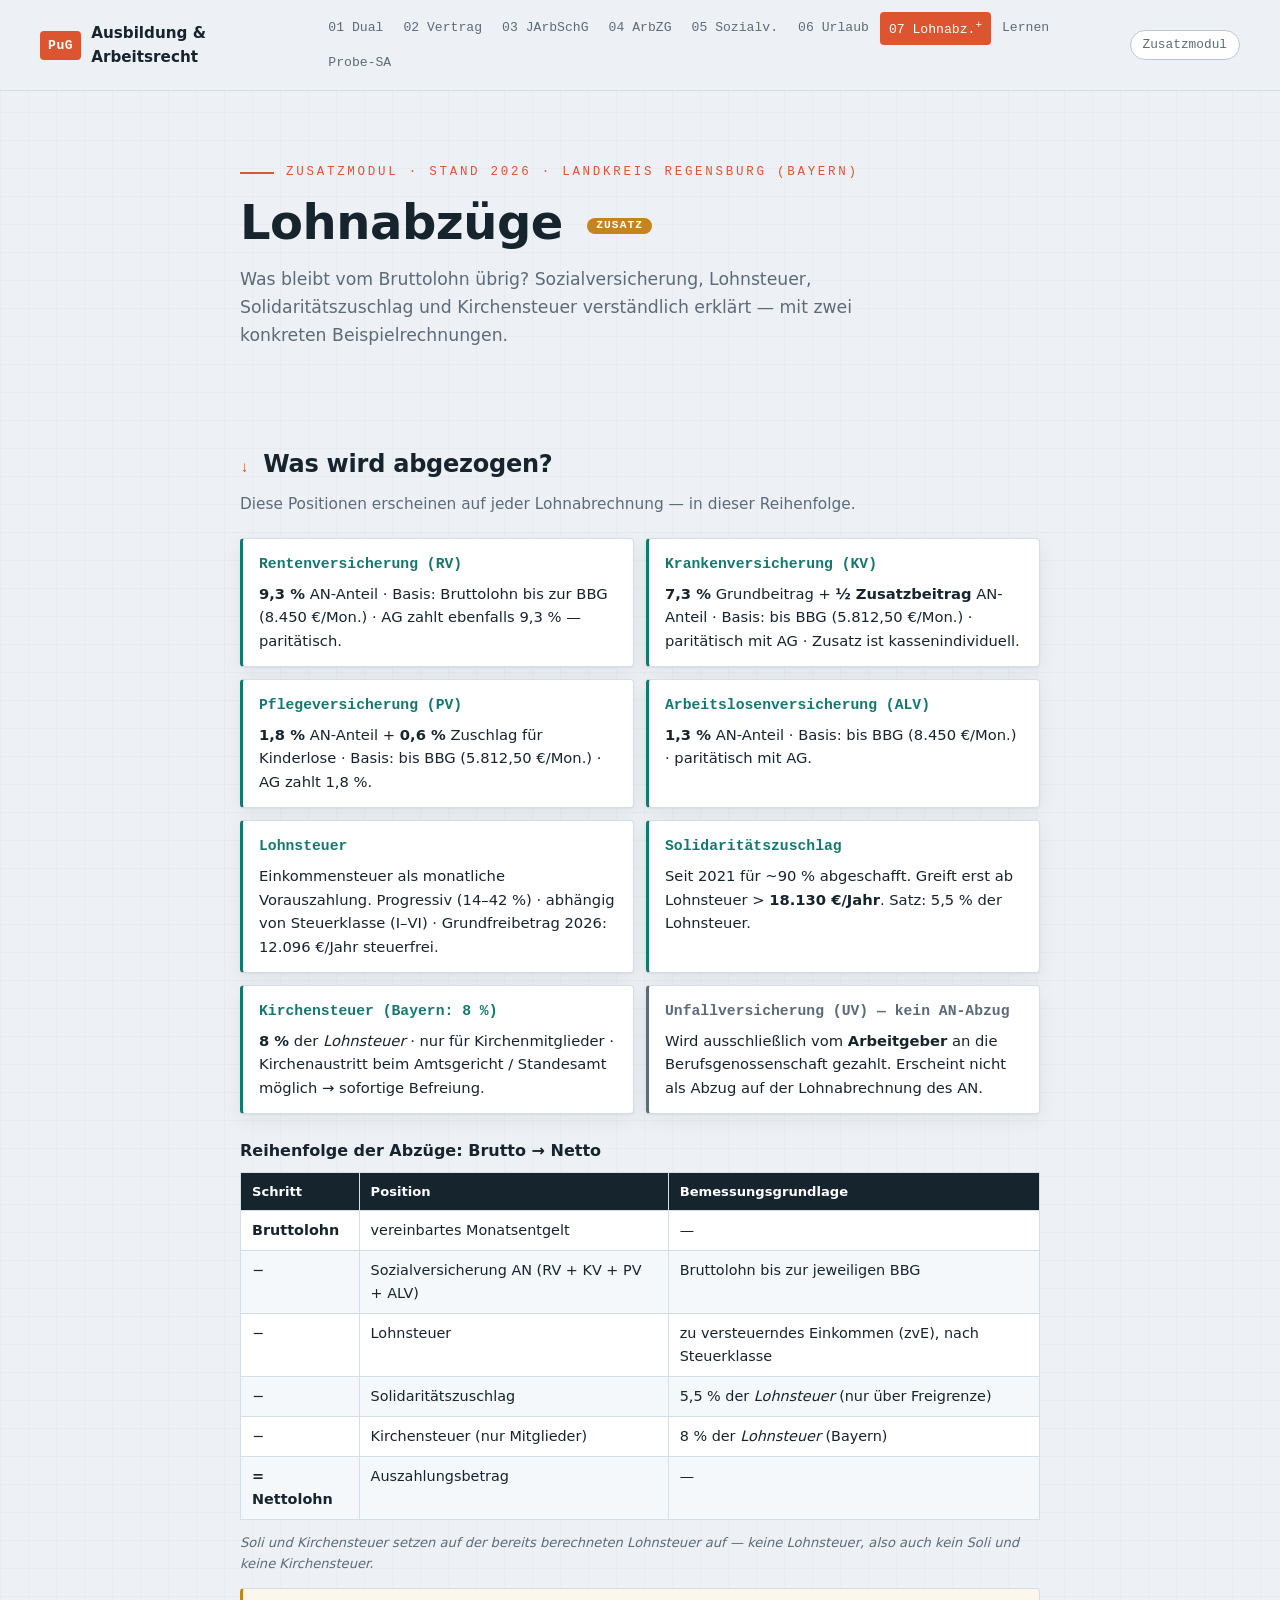
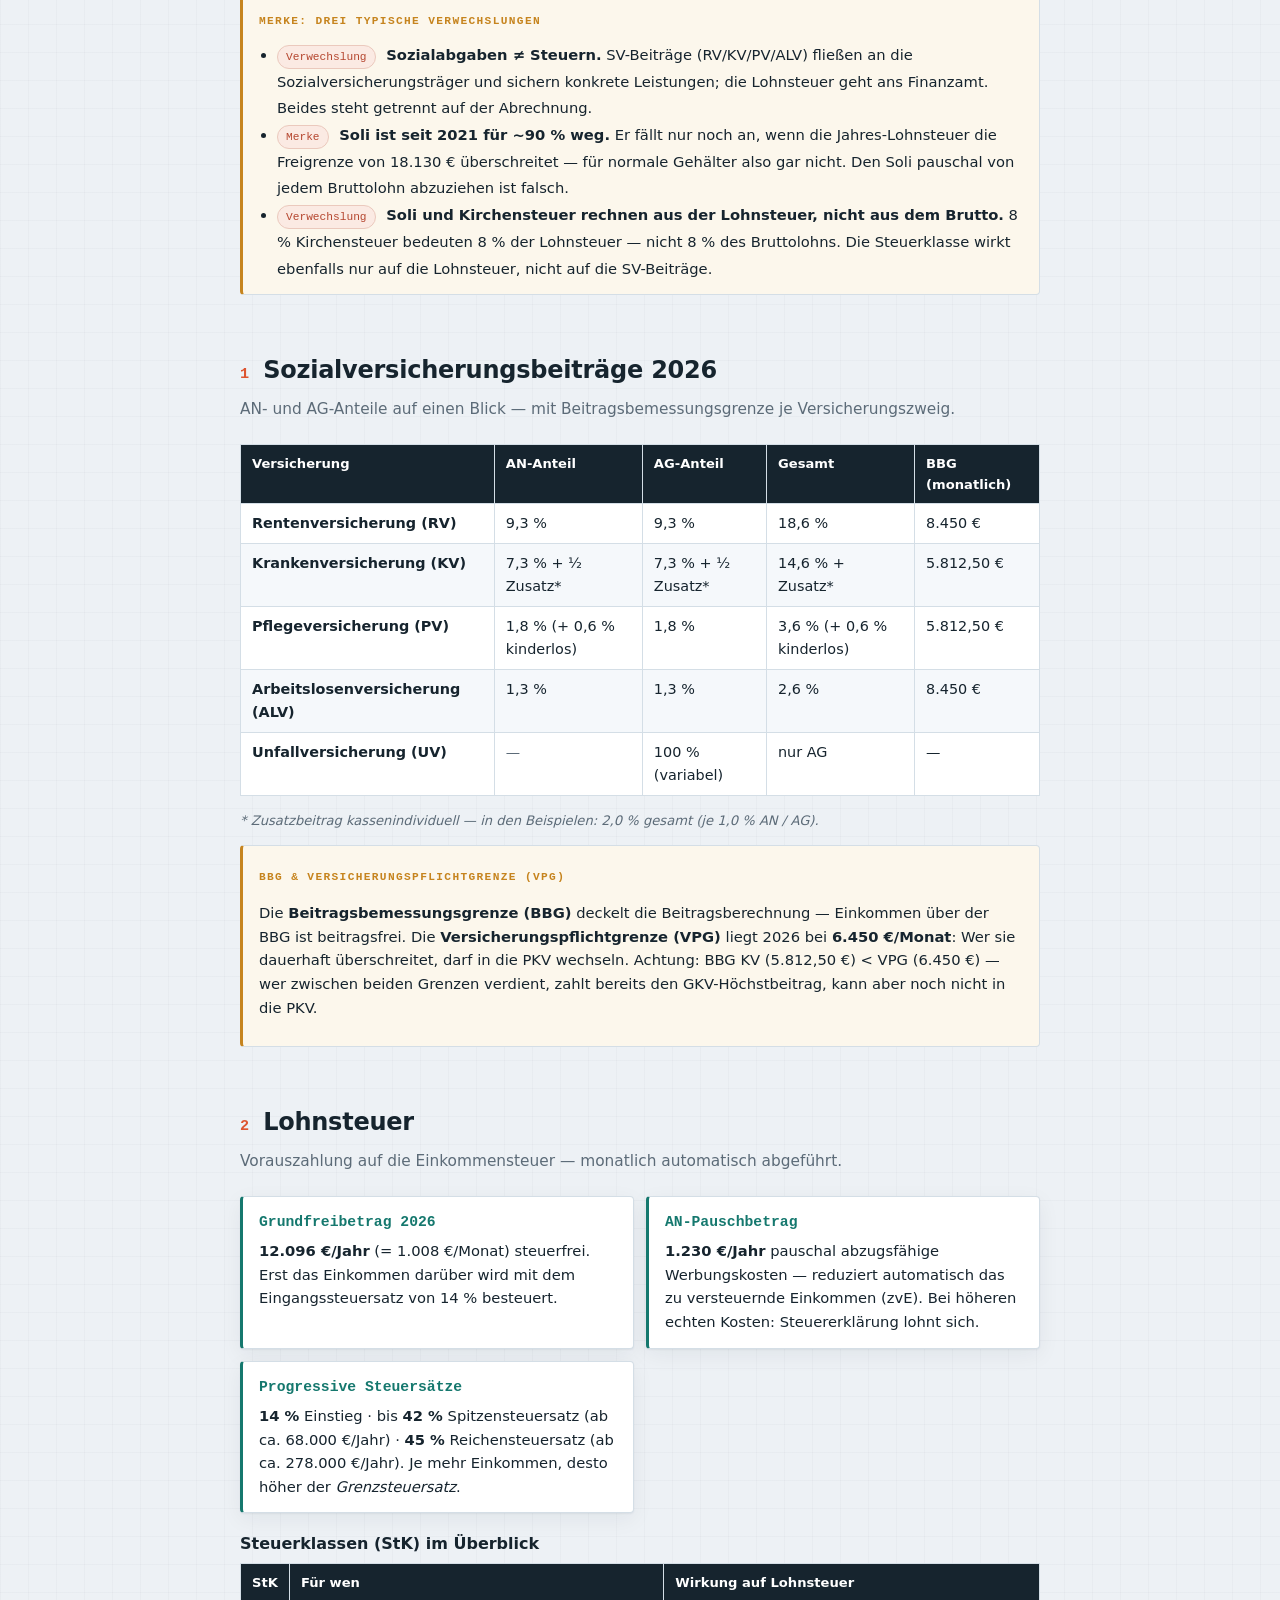
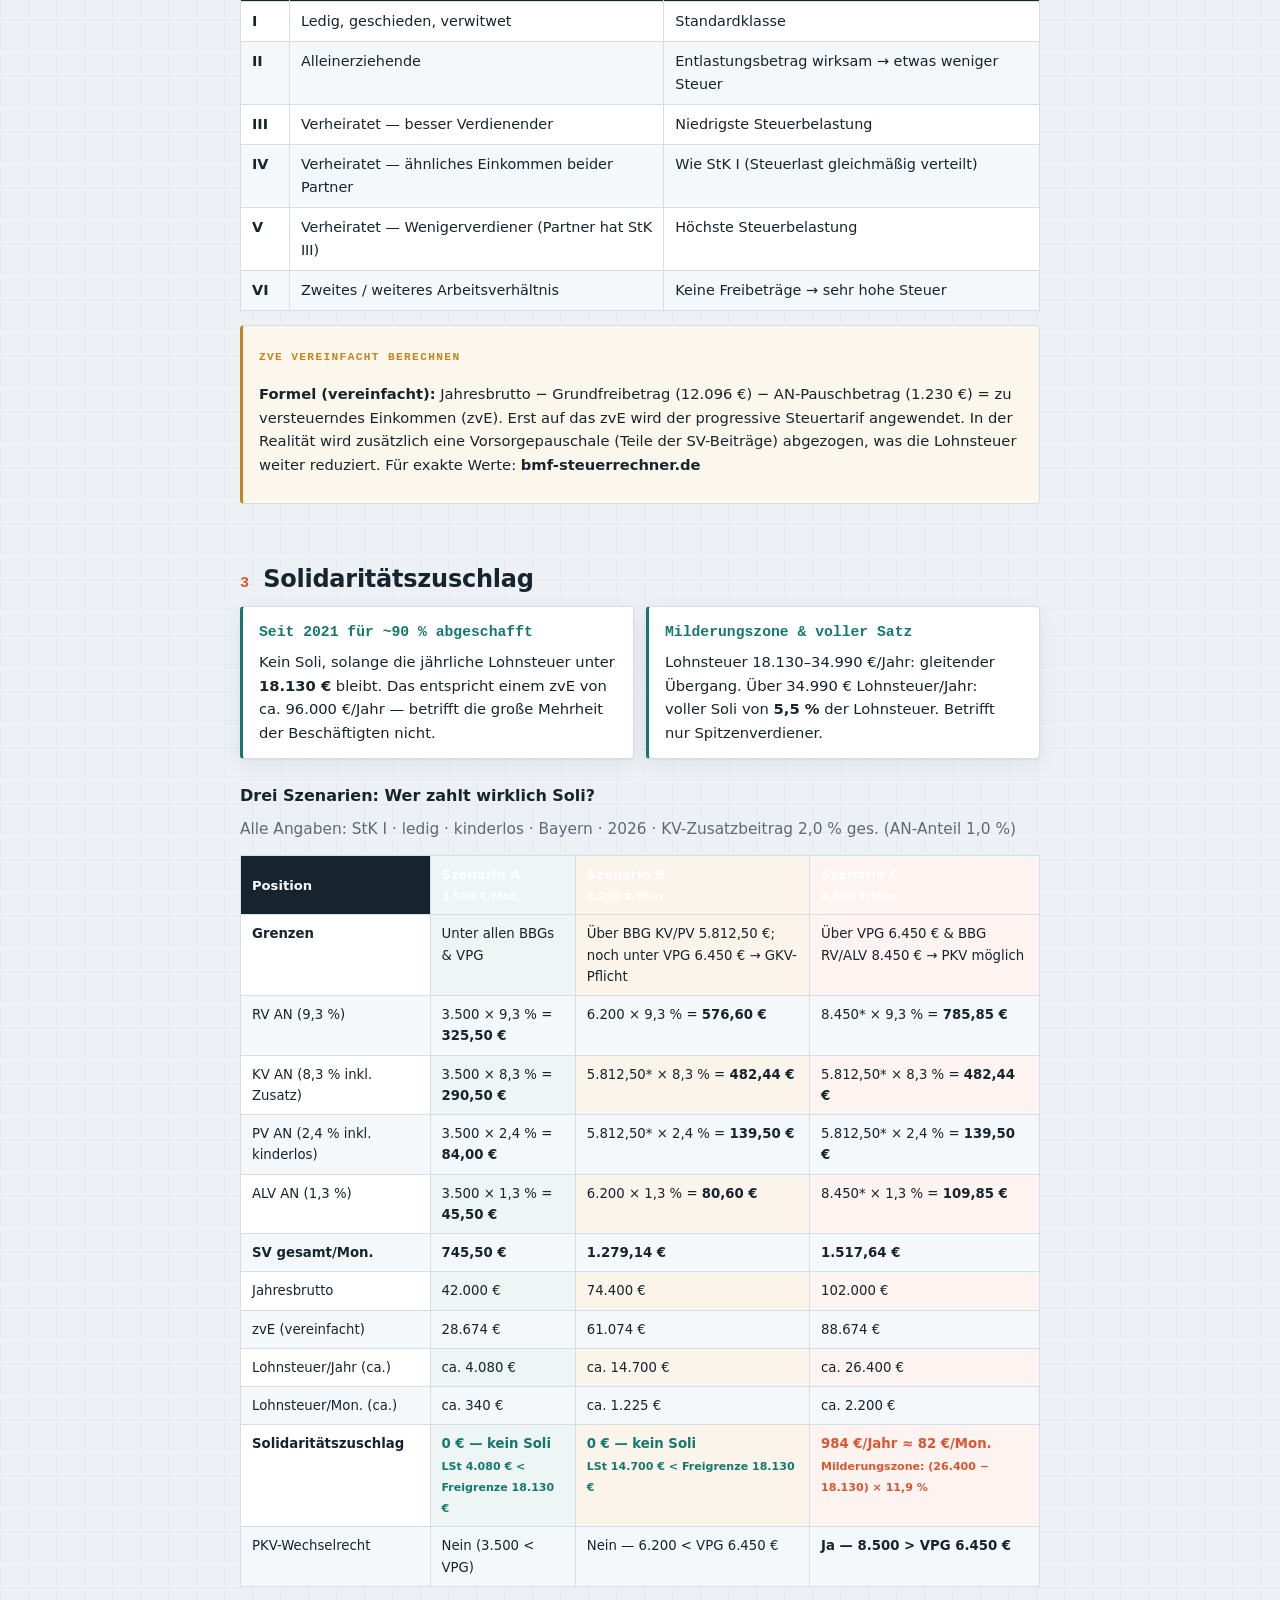
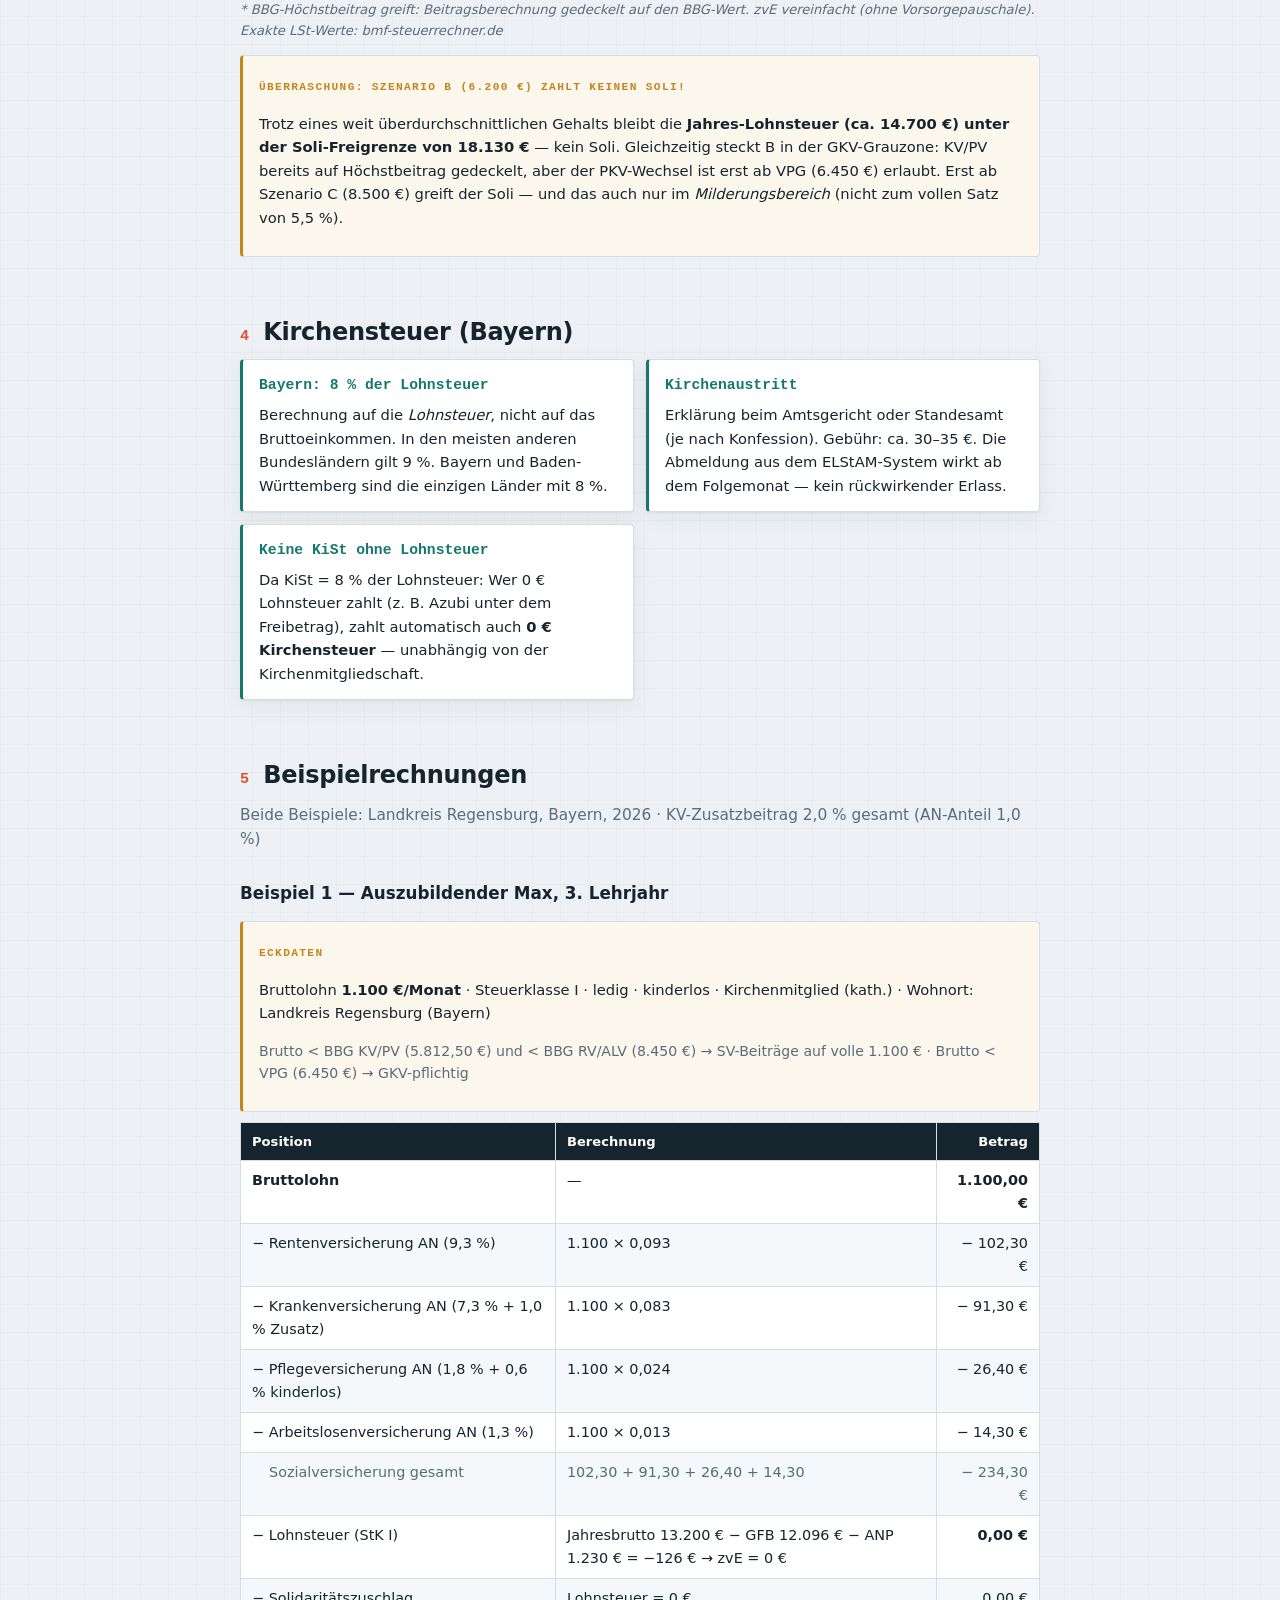
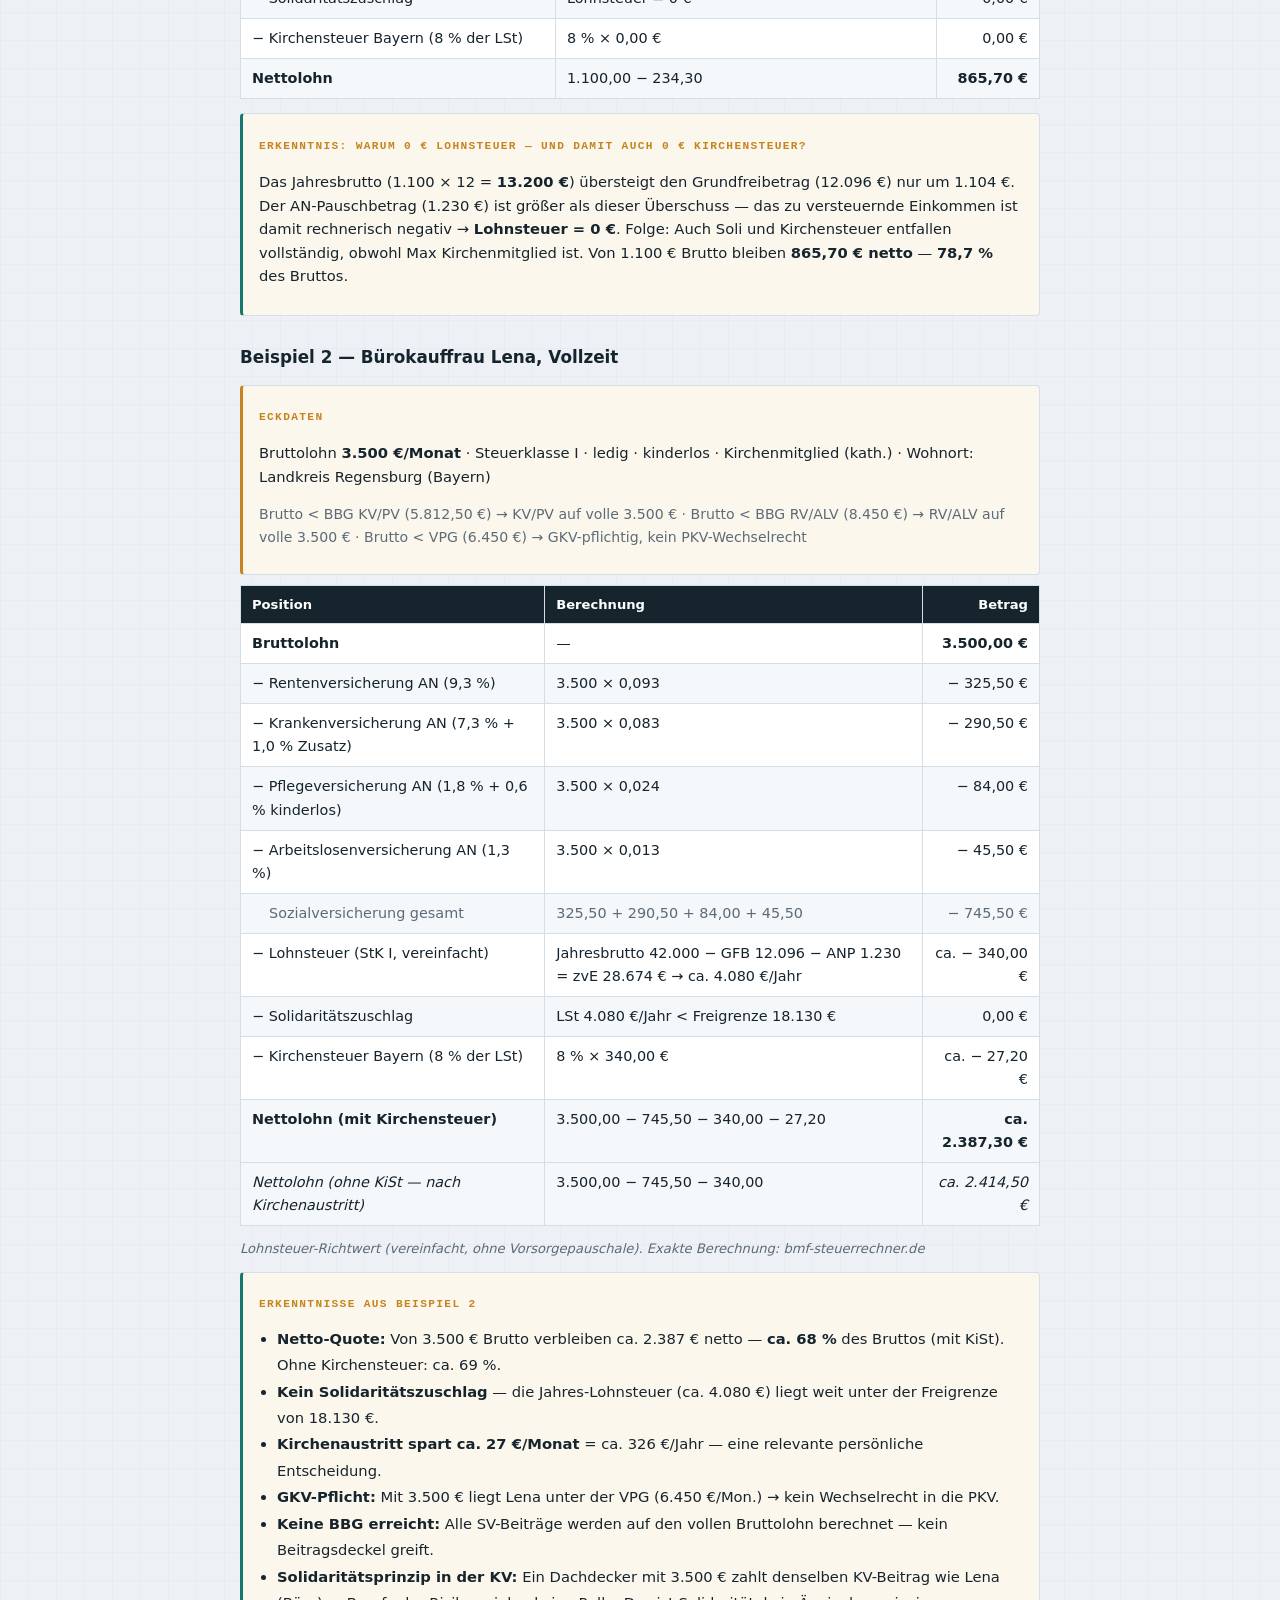
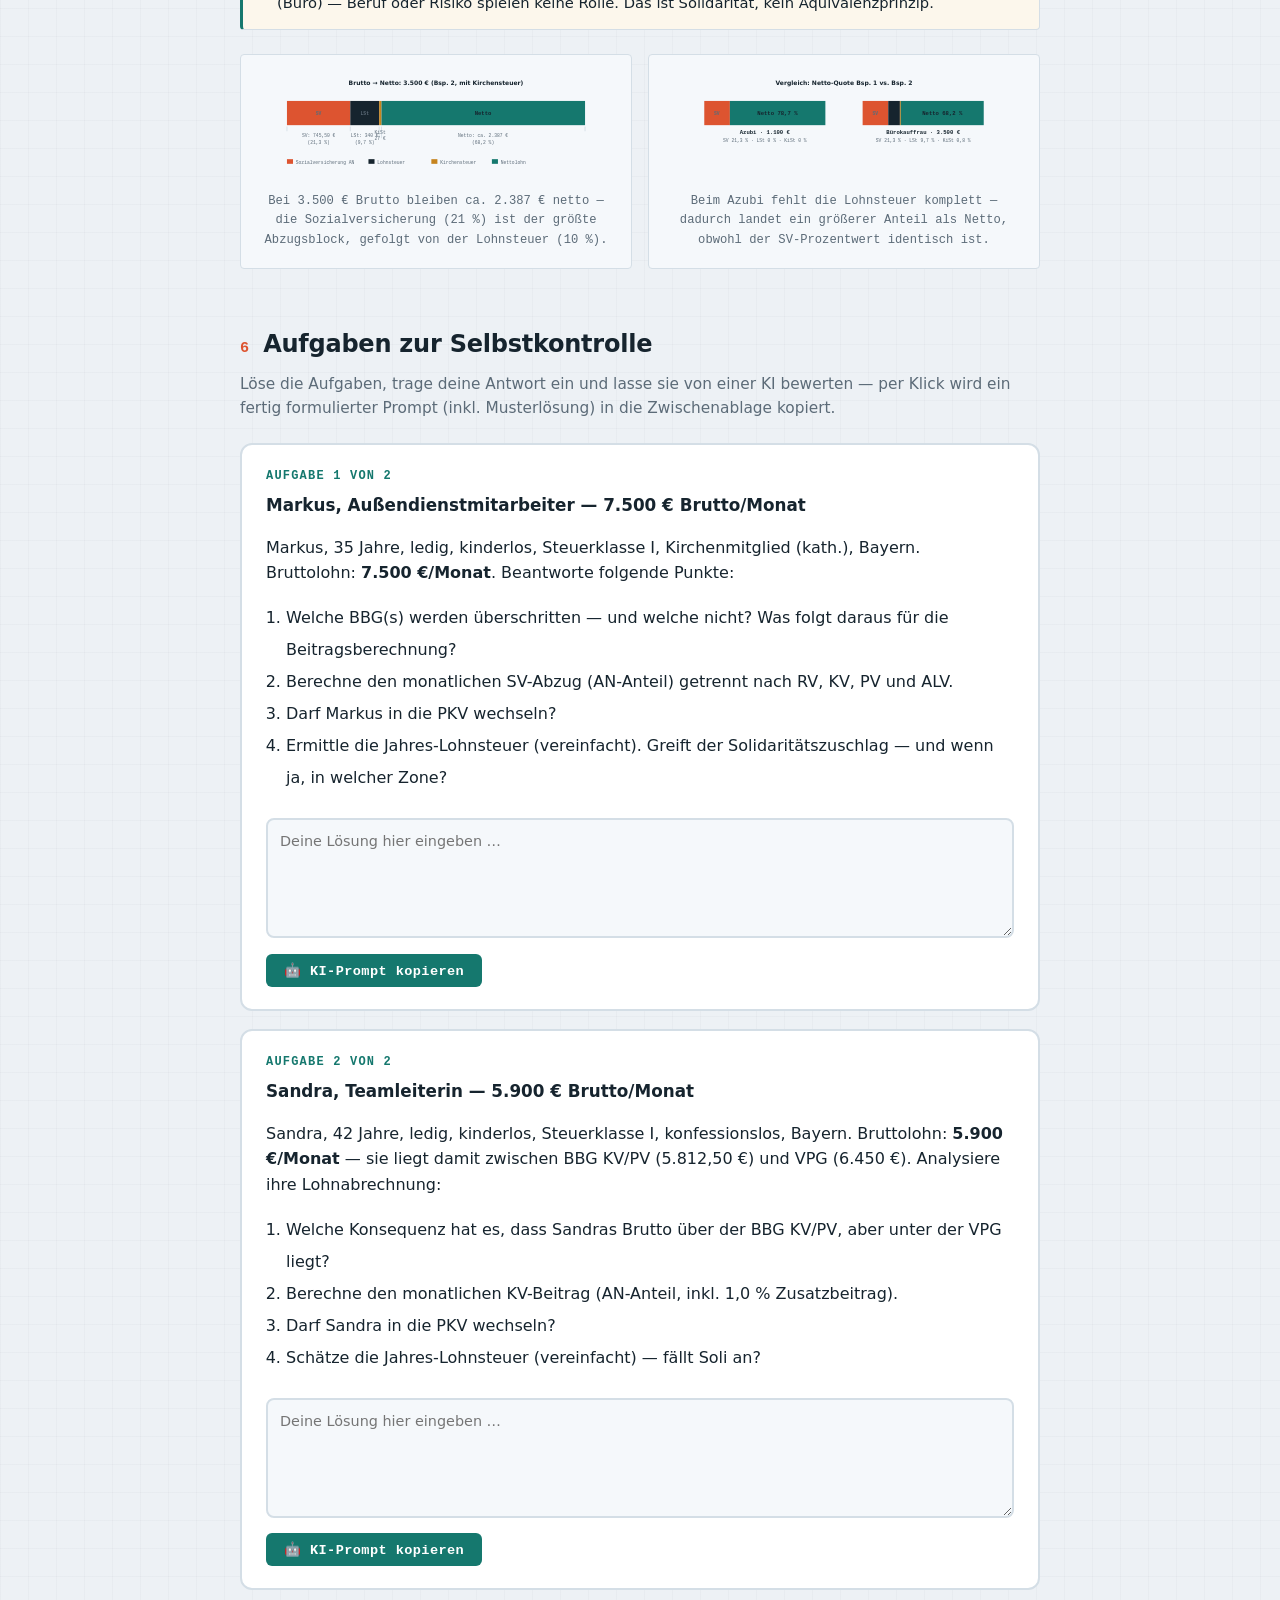
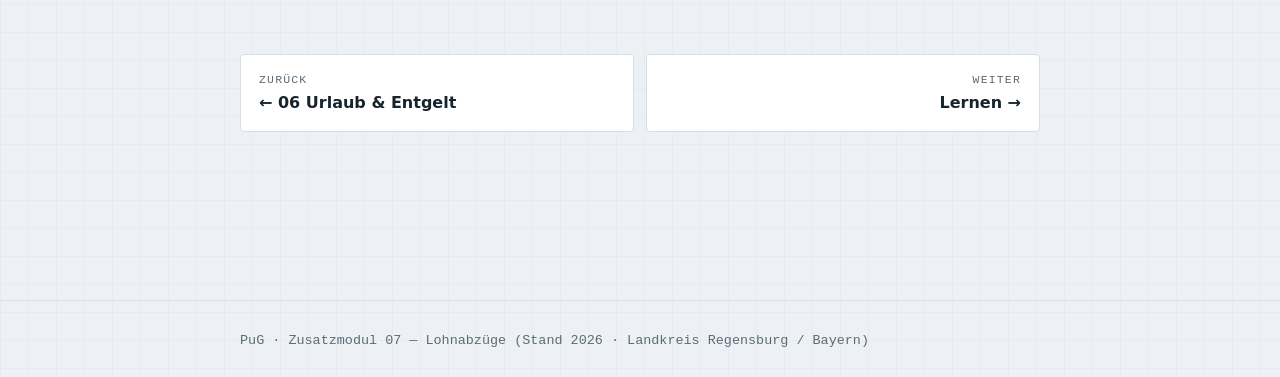
<file: 07-lohnabzuege.html>
<!DOCTYPE html>
<html lang="de">
<head>
<meta charset="utf-8">
<meta name="viewport" content="width=device-width, initial-scale=1">
<title>Lohnabzüge — PuG Ausbildung &amp; Arbeitsrecht</title>
<link rel="stylesheet" href="assets/style.css">
<link rel="stylesheet" href="assets/print.css">
<style>
  .abzug-tag {
    display: inline-block; background: var(--gold); color: #fff;
    font-family: var(--font-mono); font-size: .7rem; padding: 2px 9px;
    border-radius: 20px; letter-spacing: .1em; text-transform: uppercase;
    vertical-align: middle; margin-left: 8px;
  }
  details.toggle-detail { margin-top: 10px; }
  details.toggle-detail summary {
    cursor: pointer; font-size: .84rem; color: var(--accent-2);
    font-weight: 700; font-family: var(--font-mono); list-style: none;
    display: flex; align-items: center; gap: 6px; user-select: none;
  }
  details.toggle-detail summary::before { content: "▶"; font-size: .7rem; transition: transform .15s; }
  details.toggle-detail[open] summary::before { transform: rotate(90deg); }
  details.toggle-detail .detail-body {
    margin-top: 10px; padding-top: 10px;
    border-top: 1px solid var(--line); font-size: .88rem;
  }
  details.toggle-detail .detail-body ul { margin: 6px 0 8px; padding-left: 16px; line-height: 1.7; }
  details.toggle-detail .detail-body p { margin: 0 0 6px; }
  details.toggle-detail .detail-body p:last-child { margin-bottom: 0; }
  .bsp-head { font-weight: 700; font-size: 1.05rem; margin: 28px 0 6px; }
  .bsp-netto { background: var(--accent-2-tint); }
  .bsp-netto-alt { background: var(--surface-2); }
  .hint-tag { font-size: .82rem; color: var(--muted); font-style: italic; }
  .soli-compare th, .soli-compare td { font-size: .83rem; vertical-align: top; }
  .soli-compare thead th { vertical-align: middle; }
  .soli-compare .sce-a { background: rgba(21,120,110,.07); }
  .soli-compare .sce-b { background: rgba(198,132,30,.09); }
  .soli-compare .sce-c { background: rgba(221,84,48,.07); }
  .soli-compare .soli-hit { color: #DD5430; font-weight: 700; }
  .soli-compare .no-soli { color: #15786E; font-weight: 700; }
  .open-textarea {
    width: 100%; min-height: 120px; padding: 10px 12px;
    border: 2px solid var(--line); border-radius: 8px;
    background: var(--surface-2); color: var(--text); font-size: .9rem;
    font-family: var(--font-body); resize: vertical; margin: 10px 0 8px;
    box-sizing: border-box;
  }
  .open-textarea:focus { outline: none; border-color: var(--accent-2); }
  .btn-ki {
    display: inline-flex; align-items: center; gap: 6px;
    background: var(--accent-2); color: #fff;
    border: none; border-radius: 6px; padding: 8px 18px;
    font-size: .85rem; font-weight: 700; cursor: pointer;
    font-family: var(--font-mono); letter-spacing: .03em;
    transition: background .15s;
  }
  .btn-ki:hover { opacity: .88; }
  .btn-ki.copied { background: var(--gold); }
  .aufgabe-card {
    background: var(--surface); border: 2px solid var(--line);
    border-radius: 12px; padding: 22px 24px; margin-bottom: 18px;
  }
  .aufgabe-card .aufg-nr {
    font-family: var(--font-mono); font-size: .75rem; font-weight: 700;
    color: var(--accent-2); text-transform: uppercase; letter-spacing: .1em;
    margin: 0 0 6px;
  }
  .aufgabe-card .aufg-h { font-size: 1.05rem; font-weight: 700; margin: 0 0 10px; }
</style>
</head>
<body>
<header class="topbar">
  <a class="brand" href="index.html"><span class="mark">PuG</span><b>Ausbildung &amp; Arbeitsrecht</b></a>
  <nav class="topnav">
    <a href="01-duales-system.html">01 Dual</a>
    <a href="02-ausbildungsvertrag.html">02 Vertrag</a>
    <a href="03-jugendarbeitsschutz.html">03 JArbSchG</a>
    <a href="04-arbeitszeitgesetz.html">04 ArbZG</a>
    <a href="05-sozialversicherungen.html">05 Sozialv.</a>
    <a href="06-urlaub-entgelt.html">06 Urlaub</a>
    <a href="07-lohnabzuege.html" class="current">07 Lohnabz.<sup>+</sup></a>
    <a href="lernseite.html">Lernen</a>
    <a href="pruefung.html">Probe-SA</a>
  </nav>
  <div class="spacer"></div>
  <span class="scorechip">Zusatzmodul</span>
</header>
<main><div class="wrap">
  <section class="hero">
    <p class="eyebrow">Zusatzmodul · Stand 2026 · Landkreis Regensburg (Bayern)</p>
    <h1>Lohnabzüge <span class="abzug-tag">Zusatz</span></h1>
    <p class="lede">Was bleibt vom Bruttolohn übrig? Sozialversicherung, Lohnsteuer, Solidaritätszuschlag und Kirchensteuer verständlich erklärt — mit zwei konkreten Beispielrechnungen.</p>
  </section>

  <!-- ===================== Überblick ===================== -->
  <div class="sec-head" id="ueberblick"><span class="ix">↓</span><h2>Was wird abgezogen?</h2></div>
  <p class="sec-sub">Diese Positionen erscheinen auf jeder Lohnabrechnung — in dieser Reihenfolge.</p>
  <div class="learn-grid">
    <div class="learn-card">
      <span class="lc-term">Rentenversicherung (RV)</span>
      <p class="lc-def"><strong>9,3 %</strong> AN-Anteil · Basis: Bruttolohn bis zur BBG (8.450 €/Mon.) · AG zahlt ebenfalls 9,3 % — paritätisch.</p>
    </div>
    <div class="learn-card">
      <span class="lc-term">Krankenversicherung (KV)</span>
      <p class="lc-def"><strong>7,3 %</strong> Grundbeitrag + <strong>½ Zusatzbeitrag</strong> AN-Anteil · Basis: bis BBG (5.812,50 €/Mon.) · paritätisch mit AG · Zusatz ist kassenindividuell.</p>
    </div>
    <div class="learn-card">
      <span class="lc-term">Pflegeversicherung (PV)</span>
      <p class="lc-def"><strong>1,8 %</strong> AN-Anteil + <strong>0,6 %</strong> Zuschlag für Kinderlose · Basis: bis BBG (5.812,50 €/Mon.) · AG zahlt 1,8 %.</p>
    </div>
    <div class="learn-card">
      <span class="lc-term">Arbeitslosenversicherung (ALV)</span>
      <p class="lc-def"><strong>1,3 %</strong> AN-Anteil · Basis: bis BBG (8.450 €/Mon.) · paritätisch mit AG.</p>
    </div>
    <div class="learn-card">
      <span class="lc-term">Lohnsteuer</span>
      <p class="lc-def">Einkommensteuer als monatliche Vorauszahlung. Progressiv (14–42 %) · abhängig von Steuerklasse (I–VI) · Grundfreibetrag 2026: 12.096 €/Jahr steuerfrei.</p>
    </div>
    <div class="learn-card">
      <span class="lc-term">Solidaritätszuschlag</span>
      <p class="lc-def">Seit 2021 für ~90 % abgeschafft. Greift erst ab Lohnsteuer &gt; <strong>18.130 €/Jahr</strong>. Satz: 5,5 % der Lohnsteuer.</p>
    </div>
    <div class="learn-card">
      <span class="lc-term">Kirchensteuer (Bayern: 8 %)</span>
      <p class="lc-def"><strong>8 %</strong> der <em>Lohnsteuer</em> · nur für Kirchenmitglieder · Kirchenaustritt beim Amtsgericht / Standesamt möglich → sofortige Befreiung.</p>
    </div>
    <div class="learn-card" style="border-left-color: var(--muted);">
      <span class="lc-term" style="color: var(--muted);">Unfallversicherung (UV) — kein AN-Abzug</span>
      <p class="lc-def">Wird ausschließlich vom <strong>Arbeitgeber</strong> an die Berufsgenossenschaft gezahlt. Erscheint nicht als Abzug auf der Lohnabrechnung des AN.</p>
    </div>
  </div>

  <p style="font-weight: 700; margin: 24px 0 8px;">Reihenfolge der Abzüge: Brutto → Netto</p>
  <div class="tbl-wrap">
    <table class="ref">
      <thead>
        <tr><th>Schritt</th><th>Position</th><th>Bemessungsgrundlage</th></tr>
      </thead>
      <tbody>
        <tr><td><strong>Bruttolohn</strong></td><td>vereinbartes Monatsentgelt</td><td>—</td></tr>
        <tr><td>−</td><td>Sozialversicherung AN (RV + KV + PV + ALV)</td><td>Bruttolohn bis zur jeweiligen BBG</td></tr>
        <tr><td>−</td><td>Lohnsteuer</td><td>zu versteuerndes Einkommen (zvE), nach Steuerklasse</td></tr>
        <tr><td>−</td><td>Solidaritätszuschlag</td><td>5,5 % der <em>Lohnsteuer</em> (nur über Freigrenze)</td></tr>
        <tr><td>−</td><td>Kirchensteuer (nur Mitglieder)</td><td>8 % der <em>Lohnsteuer</em> (Bayern)</td></tr>
        <tr class="bsp-netto"><td><strong>= Nettolohn</strong></td><td>Auszahlungsbetrag</td><td>—</td></tr>
      </tbody>
    </table>
  </div>
  <p class="hint-tag" style="margin-top: 6px;">Soli und Kirchensteuer setzen auf der bereits berechneten Lohnsteuer auf — keine Lohnsteuer, also auch kein Soli und keine Kirchensteuer.</p>

  <div class="note">
    <p class="lbl">Merke: Drei typische Verwechslungen</p>
    <ul style="margin: 4px 0 0; padding-left: 18px; line-height: 1.8;">
      <li><span class="tag-mistake">Verwechslung</span> <strong>Sozialabgaben &ne; Steuern.</strong> SV-Beiträge (RV/KV/PV/ALV) fließen an die Sozialversicherungsträger und sichern konkrete Leistungen; die Lohnsteuer geht ans Finanzamt. Beides steht getrennt auf der Abrechnung.</li>
      <li><span class="tag-mistake">Merke</span> <strong>Soli ist seit 2021 für ~90 % weg.</strong> Er fällt nur noch an, wenn die Jahres-Lohnsteuer die Freigrenze von 18.130 € überschreitet — für normale Gehälter also gar nicht. Den Soli pauschal von jedem Bruttolohn abzuziehen ist falsch.</li>
      <li><span class="tag-mistake">Verwechslung</span> <strong>Soli und Kirchensteuer rechnen aus der Lohnsteuer, nicht aus dem Brutto.</strong> 8 % Kirchensteuer bedeuten 8 % der Lohnsteuer — nicht 8 % des Bruttolohns. Die Steuerklasse wirkt ebenfalls nur auf die Lohnsteuer, nicht auf die SV-Beiträge.</li>
    </ul>
  </div>

  <!-- ===================== SV-Tabelle ===================== -->
  <div class="sec-head" id="sv"><span class="ix">1</span><h2>Sozialversicherungsbeiträge 2026</h2></div>
  <p class="sec-sub">AN- und AG-Anteile auf einen Blick — mit Beitragsbemessungsgrenze je Versicherungszweig.</p>
  <div class="tbl-wrap">
    <table class="ref">
      <thead>
        <tr>
          <th>Versicherung</th>
          <th>AN-Anteil</th>
          <th>AG-Anteil</th>
          <th>Gesamt</th>
          <th>BBG (monatlich)</th>
        </tr>
      </thead>
      <tbody>
        <tr>
          <td><strong>Rentenversicherung (RV)</strong></td>
          <td>9,3 %</td>
          <td>9,3 %</td>
          <td>18,6 %</td>
          <td>8.450 €</td>
        </tr>
        <tr>
          <td><strong>Krankenversicherung (KV)</strong></td>
          <td>7,3 % + ½ Zusatz*</td>
          <td>7,3 % + ½ Zusatz*</td>
          <td>14,6 % + Zusatz*</td>
          <td>5.812,50 €</td>
        </tr>
        <tr>
          <td><strong>Pflegeversicherung (PV)</strong></td>
          <td>1,8 % (+ 0,6 % kinderlos)</td>
          <td>1,8 %</td>
          <td>3,6 % (+ 0,6 % kinderlos)</td>
          <td>5.812,50 €</td>
        </tr>
        <tr>
          <td><strong>Arbeitslosenversicherung (ALV)</strong></td>
          <td>1,3 %</td>
          <td>1,3 %</td>
          <td>2,6 %</td>
          <td>8.450 €</td>
        </tr>
        <tr>
          <td><strong>Unfallversicherung (UV)</strong></td>
          <td style="color: var(--muted);">—</td>
          <td>100 % (variabel)</td>
          <td>nur AG</td>
          <td>—</td>
        </tr>
      </tbody>
    </table>
  </div>
  <p class="hint-tag">* Zusatzbeitrag kassenindividuell — in den Beispielen: 2,0 % gesamt (je 1,0 % AN / AG).</p>

  <div class="note">
    <p class="lbl">BBG &amp; Versicherungspflichtgrenze (VPG)</p>
    <p>Die <strong>Beitragsbemessungsgrenze (BBG)</strong> deckelt die Beitragsberechnung — Einkommen über der BBG ist beitragsfrei. Die <strong>Versicherungspflichtgrenze (VPG)</strong> liegt 2026 bei <strong>6.450 €/Monat</strong>: Wer sie dauerhaft überschreitet, darf in die PKV wechseln. Achtung: BBG KV (5.812,50 €) &lt; VPG (6.450 €) — wer zwischen beiden Grenzen verdient, zahlt bereits den GKV-Höchstbeitrag, kann aber noch nicht in die PKV.</p>
  </div>

  <!-- ===================== Lohnsteuer ===================== -->
  <div class="sec-head" id="lohnsteuer"><span class="ix">2</span><h2>Lohnsteuer</h2></div>
  <p class="sec-sub">Vorauszahlung auf die Einkommensteuer — monatlich automatisch abgeführt.</p>
  <div class="learn-grid">
    <div class="learn-card">
      <span class="lc-term">Grundfreibetrag 2026</span>
      <p class="lc-def"><strong>12.096 €/Jahr</strong> (= 1.008 €/Monat) steuerfrei. Erst das Einkommen darüber wird mit dem Eingangssteuersatz von 14 % besteuert.</p>
    </div>
    <div class="learn-card">
      <span class="lc-term">AN-Pauschbetrag</span>
      <p class="lc-def"><strong>1.230 €/Jahr</strong> pauschal abzugsfähige Werbungskosten — reduziert automatisch das zu versteuernde Einkommen (zvE). Bei höheren echten Kosten: Steuererklärung lohnt sich.</p>
    </div>
    <div class="learn-card">
      <span class="lc-term">Progressive Steuersätze</span>
      <p class="lc-def"><strong>14 %</strong> Einstieg · bis <strong>42 %</strong> Spitzensteuersatz (ab ca. 68.000 €/Jahr) · <strong>45 %</strong> Reichensteuersatz (ab ca. 278.000 €/Jahr). Je mehr Einkommen, desto höher der <em>Grenzsteuersatz</em>.</p>
    </div>
  </div>

  <p style="font-weight: 700; margin: 16px 0 6px;">Steuerklassen (StK) im Überblick</p>
  <div class="tbl-wrap">
    <table class="ref">
      <thead>
        <tr><th>StK</th><th>Für wen</th><th>Wirkung auf Lohnsteuer</th></tr>
      </thead>
      <tbody>
        <tr><td><strong>I</strong></td><td>Ledig, geschieden, verwitwet</td><td>Standardklasse</td></tr>
        <tr><td><strong>II</strong></td><td>Alleinerziehende</td><td>Entlastungsbetrag wirksam → etwas weniger Steuer</td></tr>
        <tr><td><strong>III</strong></td><td>Verheiratet — besser Verdienender</td><td>Niedrigste Steuerbelastung</td></tr>
        <tr><td><strong>IV</strong></td><td>Verheiratet — ähnliches Einkommen beider Partner</td><td>Wie StK I (Steuerlast gleichmäßig verteilt)</td></tr>
        <tr><td><strong>V</strong></td><td>Verheiratet — Wenigerverdiener (Partner hat StK III)</td><td>Höchste Steuerbelastung</td></tr>
        <tr><td><strong>VI</strong></td><td>Zweites / weiteres Arbeitsverhältnis</td><td>Keine Freibeträge → sehr hohe Steuer</td></tr>
      </tbody>
    </table>
  </div>

  <div class="note">
    <p class="lbl">zvE vereinfacht berechnen</p>
    <p><strong>Formel (vereinfacht):</strong> Jahresbrutto − Grundfreibetrag (12.096 €) − AN-Pauschbetrag (1.230 €) = zu versteuerndes Einkommen (zvE). Erst auf das zvE wird der progressive Steuertarif angewendet. In der Realität wird zusätzlich eine Vorsorgepauschale (Teile der SV-Beiträge) abgezogen, was die Lohnsteuer weiter reduziert. Für exakte Werte: <strong>bmf-steuerrechner.de</strong></p>
  </div>

  <!-- ===================== Soli ===================== -->
  <div class="sec-head" id="soli"><span class="ix">3</span><h2>Solidaritätszuschlag</h2></div>
  <div class="learn-grid">
    <div class="learn-card">
      <span class="lc-term">Seit 2021 für ~90 % abgeschafft</span>
      <p class="lc-def">Kein Soli, solange die jährliche Lohnsteuer unter <strong>18.130 €</strong> bleibt. Das entspricht einem zvE von ca. 96.000 €/Jahr — betrifft die große Mehrheit der Beschäftigten nicht.</p>
    </div>
    <div class="learn-card">
      <span class="lc-term">Milderungszone &amp; voller Satz</span>
      <p class="lc-def">Lohnsteuer 18.130–34.990 €/Jahr: gleitender Übergang. Über 34.990 € Lohnsteuer/Jahr: voller Soli von <strong>5,5 %</strong> der Lohnsteuer. Betrifft nur Spitzenverdiener.</p>
    </div>
  </div>

  <!-- Soli Drei-Szenarien-Vergleich -->
  <p style="font-weight: 700; margin: 24px 0 8px;">Drei Szenarien: Wer zahlt wirklich Soli?</p>
  <p class="sec-sub" style="margin: 0 0 14px;">Alle Angaben: StK I · ledig · kinderlos · Bayern · 2026 · KV-Zusatzbeitrag 2,0 % ges. (AN-Anteil 1,0 %)</p>
  <div class="tbl-wrap">
    <table class="ref soli-compare">
      <thead>
        <tr>
          <th>Position</th>
          <th class="sce-a">Szenario A<br><small>3.500 €/Mon.</small></th>
          <th class="sce-b">Szenario B<br><small>6.200 €/Mon.</small></th>
          <th class="sce-c">Szenario C<br><small>8.500 €/Mon.</small></th>
        </tr>
      </thead>
      <tbody>
        <tr>
          <td><strong>Grenzen</strong></td>
          <td class="sce-a">Unter allen BBGs &amp; VPG</td>
          <td class="sce-b">Über BBG KV/PV 5.812,50 €; noch unter VPG 6.450 € → GKV-Pflicht</td>
          <td class="sce-c">Über VPG 6.450 € &amp; BBG RV/ALV 8.450 € → PKV möglich</td>
        </tr>
        <tr>
          <td>RV AN (9,3 %)</td>
          <td class="sce-a">3.500 × 9,3 % = <strong>325,50 €</strong></td>
          <td class="sce-b">6.200 × 9,3 % = <strong>576,60 €</strong></td>
          <td class="sce-c">8.450* × 9,3 % = <strong>785,85 €</strong></td>
        </tr>
        <tr>
          <td>KV AN (8,3 % inkl. Zusatz)</td>
          <td class="sce-a">3.500 × 8,3 % = <strong>290,50 €</strong></td>
          <td class="sce-b">5.812,50* × 8,3 % = <strong>482,44 €</strong></td>
          <td class="sce-c">5.812,50* × 8,3 % = <strong>482,44 €</strong></td>
        </tr>
        <tr>
          <td>PV AN (2,4 % inkl. kinderlos)</td>
          <td class="sce-a">3.500 × 2,4 % = <strong>84,00 €</strong></td>
          <td class="sce-b">5.812,50* × 2,4 % = <strong>139,50 €</strong></td>
          <td class="sce-c">5.812,50* × 2,4 % = <strong>139,50 €</strong></td>
        </tr>
        <tr>
          <td>ALV AN (1,3 %)</td>
          <td class="sce-a">3.500 × 1,3 % = <strong>45,50 €</strong></td>
          <td class="sce-b">6.200 × 1,3 % = <strong>80,60 €</strong></td>
          <td class="sce-c">8.450* × 1,3 % = <strong>109,85 €</strong></td>
        </tr>
        <tr>
          <td><strong>SV gesamt/Mon.</strong></td>
          <td class="sce-a"><strong>745,50 €</strong></td>
          <td class="sce-b"><strong>1.279,14 €</strong></td>
          <td class="sce-c"><strong>1.517,64 €</strong></td>
        </tr>
        <tr>
          <td>Jahresbrutto</td>
          <td class="sce-a">42.000 €</td>
          <td class="sce-b">74.400 €</td>
          <td class="sce-c">102.000 €</td>
        </tr>
        <tr>
          <td>zvE (vereinfacht)</td>
          <td class="sce-a">28.674 €</td>
          <td class="sce-b">61.074 €</td>
          <td class="sce-c">88.674 €</td>
        </tr>
        <tr>
          <td>Lohnsteuer/Jahr (ca.)</td>
          <td class="sce-a">ca. 4.080 €</td>
          <td class="sce-b">ca. 14.700 €</td>
          <td class="sce-c">ca. 26.400 €</td>
        </tr>
        <tr>
          <td>Lohnsteuer/Mon. (ca.)</td>
          <td class="sce-a">ca. 340 €</td>
          <td class="sce-b">ca. 1.225 €</td>
          <td class="sce-c">ca. 2.200 €</td>
        </tr>
        <tr>
          <td><strong>Solidaritätszuschlag</strong></td>
          <td class="sce-a no-soli">0 € — kein Soli<br><small>LSt 4.080 € &lt; Freigrenze 18.130 €</small></td>
          <td class="sce-b no-soli">0 € — kein Soli<br><small>LSt 14.700 € &lt; Freigrenze 18.130 €</small></td>
          <td class="sce-c soli-hit">984 €/Jahr ≈ 82 €/Mon.<br><small>Milderungszone: (26.400 − 18.130) × 11,9 %</small></td>
        </tr>
        <tr>
          <td>PKV-Wechselrecht</td>
          <td class="sce-a">Nein (3.500 &lt; VPG)</td>
          <td class="sce-b">Nein — 6.200 &lt; VPG 6.450 €</td>
          <td class="sce-c" style="font-weight:700;">Ja — 8.500 &gt; VPG 6.450 €</td>
        </tr>
      </tbody>
    </table>
  </div>
  <p class="hint-tag" style="margin-top: 6px;">* BBG-Höchstbeitrag greift: Beitragsberechnung gedeckelt auf den BBG-Wert. zvE vereinfacht (ohne Vorsorgepauschale). Exakte LSt-Werte: bmf-steuerrechner.de</p>
  <div class="note" style="margin-top: 14px;">
    <p class="lbl">Überraschung: Szenario B (6.200 €) zahlt keinen Soli!</p>
    <p>Trotz eines weit überdurchschnittlichen Gehalts bleibt die <strong>Jahres-Lohnsteuer (ca. 14.700 €) unter der Soli-Freigrenze von 18.130 €</strong> — kein Soli. Gleichzeitig steckt B in der GKV-Grauzone: KV/PV bereits auf Höchstbeitrag gedeckelt, aber der PKV-Wechsel ist erst ab VPG (6.450 €) erlaubt. Erst ab Szenario C (8.500 €) greift der Soli — und das auch nur im <em>Milderungsbereich</em> (nicht zum vollen Satz von 5,5 %).</p>
  </div>

  <!-- ===================== Kirchensteuer ===================== -->
  <div class="sec-head" id="kirchensteuer"><span class="ix">4</span><h2>Kirchensteuer (Bayern)</h2></div>
  <div class="learn-grid">
    <div class="learn-card">
      <span class="lc-term">Bayern: 8 % der Lohnsteuer</span>
      <p class="lc-def">Berechnung auf die <em>Lohnsteuer</em>, nicht auf das Bruttoeinkommen. In den meisten anderen Bundesländern gilt 9 %. Bayern und Baden-Württemberg sind die einzigen Länder mit 8 %.</p>
    </div>
    <div class="learn-card">
      <span class="lc-term">Kirchenaustritt</span>
      <p class="lc-def">Erklärung beim Amtsgericht oder Standesamt (je nach Konfession). Gebühr: ca. 30–35 €. Die Abmeldung aus dem ELStAM-System wirkt ab dem Folgemonat — kein rückwirkender Erlass.</p>
    </div>
    <div class="learn-card">
      <span class="lc-term">Keine KiSt ohne Lohnsteuer</span>
      <p class="lc-def">Da KiSt = 8 % der Lohnsteuer: Wer 0 € Lohnsteuer zahlt (z. B. Azubi unter dem Freibetrag), zahlt automatisch auch <strong>0 € Kirchensteuer</strong> — unabhängig von der Kirchenmitgliedschaft.</p>
    </div>
  </div>

  <!-- ===================== Beispielrechnungen ===================== -->
  <div class="sec-head" id="beispiele"><span class="ix">5</span><h2>Beispielrechnungen</h2></div>
  <p class="sec-sub">Beide Beispiele: Landkreis Regensburg, Bayern, 2026 · KV-Zusatzbeitrag 2,0 % gesamt (AN-Anteil 1,0 %)</p>

  <!-- Beispiel 1 -->
  <p class="bsp-head">Beispiel 1 — Auszubildender Max, 3. Lehrjahr</p>
  <div class="note" style="margin-bottom: 10px;">
    <p class="lbl">Eckdaten</p>
    <p>Bruttolohn <strong>1.100 €/Monat</strong> · Steuerklasse I · ledig · kinderlos · Kirchenmitglied (kath.) · Wohnort: Landkreis Regensburg (Bayern)</p>
    <p style="margin-top: 5px; font-size: .88rem; color: var(--muted);">Brutto &lt; BBG KV/PV (5.812,50 €) und &lt; BBG RV/ALV (8.450 €) → SV-Beiträge auf volle 1.100 € · Brutto &lt; VPG (6.450 €) → GKV-pflichtig</p>
  </div>
  <div class="tbl-wrap">
    <table class="ref">
      <thead>
        <tr><th>Position</th><th>Berechnung</th><th style="text-align:right;">Betrag</th></tr>
      </thead>
      <tbody>
        <tr><td><strong>Bruttolohn</strong></td><td>—</td><td style="text-align:right;"><strong>1.100,00 €</strong></td></tr>
        <tr><td>− Rentenversicherung AN (9,3 %)</td><td>1.100 × 0,093</td><td style="text-align:right;">− 102,30 €</td></tr>
        <tr><td>− Krankenversicherung AN (7,3 % + 1,0 % Zusatz)</td><td>1.100 × 0,083</td><td style="text-align:right;">− 91,30 €</td></tr>
        <tr><td>− Pflegeversicherung AN (1,8 % + 0,6 % kinderlos)</td><td>1.100 × 0,024</td><td style="text-align:right;">− 26,40 €</td></tr>
        <tr><td>− Arbeitslosenversicherung AN (1,3 %)</td><td>1.100 × 0,013</td><td style="text-align:right;">− 14,30 €</td></tr>
        <tr><td style="color:var(--muted); padding-left:28px;">Sozialversicherung gesamt</td><td style="color:var(--muted);">102,30 + 91,30 + 26,40 + 14,30</td><td style="text-align:right; color:var(--muted);">− 234,30 €</td></tr>
        <tr>
          <td>− Lohnsteuer (StK I)</td>
          <td>Jahresbrutto 13.200 € − GFB 12.096 € − ANP 1.230 € = −126 € → zvE = 0 €</td>
          <td style="text-align:right;"><strong>0,00 €</strong></td>
        </tr>
        <tr><td>− Solidaritätszuschlag</td><td>Lohnsteuer = 0 €</td><td style="text-align:right;">0,00 €</td></tr>
        <tr><td>− Kirchensteuer Bayern (8 % der LSt)</td><td>8 % × 0,00 €</td><td style="text-align:right;">0,00 €</td></tr>
        <tr class="bsp-netto">
          <td><strong>Nettolohn</strong></td>
          <td>1.100,00 − 234,30</td>
          <td style="text-align:right;"><strong>865,70 €</strong></td>
        </tr>
      </tbody>
    </table>
  </div>
  <div class="note" style="border-left-color: var(--accent-2);">
    <p class="lbl">Erkenntnis: Warum 0 € Lohnsteuer — und damit auch 0 € Kirchensteuer?</p>
    <p>Das Jahresbrutto (1.100 × 12 = <strong>13.200 €</strong>) übersteigt den Grundfreibetrag (12.096 €) nur um 1.104 €. Der AN-Pauschbetrag (1.230 €) ist größer als dieser Überschuss — das zu versteuernde Einkommen ist damit rechnerisch negativ → <strong>Lohnsteuer = 0 €</strong>. Folge: Auch Soli und Kirchensteuer entfallen vollständig, obwohl Max Kirchenmitglied ist. Von 1.100 € Brutto bleiben <strong>865,70 € netto</strong> — <strong>78,7 %</strong> des Bruttos.</p>
  </div>

  <!-- Beispiel 2 -->
  <p class="bsp-head">Beispiel 2 — Bürokauffrau Lena, Vollzeit</p>
  <div class="note" style="margin-bottom: 10px;">
    <p class="lbl">Eckdaten</p>
    <p>Bruttolohn <strong>3.500 €/Monat</strong> · Steuerklasse I · ledig · kinderlos · Kirchenmitglied (kath.) · Wohnort: Landkreis Regensburg (Bayern)</p>
    <p style="margin-top: 5px; font-size: .88rem; color: var(--muted);">Brutto &lt; BBG KV/PV (5.812,50 €) → KV/PV auf volle 3.500 € · Brutto &lt; BBG RV/ALV (8.450 €) → RV/ALV auf volle 3.500 € · Brutto &lt; VPG (6.450 €) → GKV-pflichtig, kein PKV-Wechselrecht</p>
  </div>
  <div class="tbl-wrap">
    <table class="ref">
      <thead>
        <tr><th>Position</th><th>Berechnung</th><th style="text-align:right;">Betrag</th></tr>
      </thead>
      <tbody>
        <tr><td><strong>Bruttolohn</strong></td><td>—</td><td style="text-align:right;"><strong>3.500,00 €</strong></td></tr>
        <tr><td>− Rentenversicherung AN (9,3 %)</td><td>3.500 × 0,093</td><td style="text-align:right;">− 325,50 €</td></tr>
        <tr><td>− Krankenversicherung AN (7,3 % + 1,0 % Zusatz)</td><td>3.500 × 0,083</td><td style="text-align:right;">− 290,50 €</td></tr>
        <tr><td>− Pflegeversicherung AN (1,8 % + 0,6 % kinderlos)</td><td>3.500 × 0,024</td><td style="text-align:right;">− 84,00 €</td></tr>
        <tr><td>− Arbeitslosenversicherung AN (1,3 %)</td><td>3.500 × 0,013</td><td style="text-align:right;">− 45,50 €</td></tr>
        <tr><td style="color:var(--muted); padding-left:28px;">Sozialversicherung gesamt</td><td style="color:var(--muted);">325,50 + 290,50 + 84,00 + 45,50</td><td style="text-align:right; color:var(--muted);">− 745,50 €</td></tr>
        <tr>
          <td>− Lohnsteuer (StK I, vereinfacht)</td>
          <td>Jahresbrutto 42.000 − GFB 12.096 − ANP 1.230 = zvE 28.674 € → ca. 4.080 €/Jahr</td>
          <td style="text-align:right;">ca. − 340,00 €</td>
        </tr>
        <tr>
          <td>− Solidaritätszuschlag</td>
          <td>LSt 4.080 €/Jahr &lt; Freigrenze 18.130 €</td>
          <td style="text-align:right;">0,00 €</td>
        </tr>
        <tr>
          <td>− Kirchensteuer Bayern (8 % der LSt)</td>
          <td>8 % × 340,00 €</td>
          <td style="text-align:right;">ca. − 27,20 €</td>
        </tr>
        <tr class="bsp-netto">
          <td><strong>Nettolohn (mit Kirchensteuer)</strong></td>
          <td>3.500,00 − 745,50 − 340,00 − 27,20</td>
          <td style="text-align:right;"><strong>ca. 2.387,30 €</strong></td>
        </tr>
        <tr class="bsp-netto-alt">
          <td><em>Nettolohn (ohne KiSt — nach Kirchenaustritt)</em></td>
          <td>3.500,00 − 745,50 − 340,00</td>
          <td style="text-align:right;"><em>ca. 2.414,50 €</em></td>
        </tr>
      </tbody>
    </table>
  </div>
  <p class="hint-tag" style="margin-top: 5px;">Lohnsteuer-Richtwert (vereinfacht, ohne Vorsorgepauschale). Exakte Berechnung: bmf-steuerrechner.de</p>

  <div class="note" style="border-left-color: var(--accent-2); margin-top: 10px;">
    <p class="lbl">Erkenntnisse aus Beispiel 2</p>
    <ul style="margin: 4px 0 0; padding-left: 18px; line-height: 1.8;">
      <li><strong>Netto-Quote:</strong> Von 3.500 € Brutto verbleiben ca. 2.387 € netto — <strong>ca. 68 %</strong> des Bruttos (mit KiSt). Ohne Kirchensteuer: ca. 69 %.</li>
      <li><strong>Kein Solidaritätszuschlag</strong> — die Jahres-Lohnsteuer (ca. 4.080 €) liegt weit unter der Freigrenze von 18.130 €.</li>
      <li><strong>Kirchenaustritt spart ca. 27 €/Monat</strong> = ca. 326 €/Jahr — eine relevante persönliche Entscheidung.</li>
      <li><strong>GKV-Pflicht:</strong> Mit 3.500 € liegt Lena unter der VPG (6.450 €/Mon.) → kein Wechselrecht in die PKV.</li>
      <li><strong>Keine BBG erreicht:</strong> Alle SV-Beiträge werden auf den vollen Bruttolohn berechnet — kein Beitragsdeckel greift.</li>
      <li><strong>Solidaritätsprinzip in der KV:</strong> Ein Dachdecker mit 3.500 € zahlt denselben KV-Beitrag wie Lena (Büro) — Beruf oder Risiko spielen keine Rolle. Das ist Solidarität, kein Äquivalenzprinzip.</li>
    </ul>
  </div>

  <!-- ===================== SVG Visualisierung ===================== -->
  <div class="gal-grid" style="margin-top: 24px;">
    <div class="gal-item">
      <figure class="diagram">
        <svg viewBox="0 0 760 230" role="img" aria-label="Gestapeltes Balkendiagramm: Aufteilung von 3.500 Euro Bruttolohn auf SV-Beiträge, Lohnsteuer, Kirchensteuer und Nettolohn">
          <text x="380" y="26" text-anchor="middle" class="svg-title">Brutto → Netto: 3.500 € (Bsp. 2, mit Kirchensteuer)</text>
          <!-- Bar: x=60 to x=700, width=640 = 3.500 € -->
          <!-- SV 745.50: 745.50/3500×640=136.3→136 px -->
          <!-- LSt 340: 340/3500×640=62.2→62 px -->
          <!-- KiSt 27.20: 27.20/3500×640=5.0→5 px -->
          <!-- Netto 2387.30: 640-136-62-5=437 px -->
          <rect x="60"  y="60" width="136" height="52" fill="#DD5430"/>
          <rect x="196" y="60" width="62"  height="52" fill="#16242E"/>
          <rect x="258" y="60" width="5"   height="52" fill="#C6841E"/>
          <rect x="263" y="60" width="437" height="52" fill="#15786E"/>
          <!-- Bar labels -->
          <text x="128" y="91" text-anchor="middle" class="svg-label-sm" fill="#fff" style="font-weight:700;">SV</text>
          <text x="227" y="91" text-anchor="middle" class="svg-label-sm" fill="#fff" style="font-weight:700;">LSt</text>
          <text x="481" y="91" text-anchor="middle" class="svg-label"    fill="#fff" style="font-weight:700;">Netto</text>
          <!-- Below bar: amounts -->
          <line x1="60"  y1="115" x2="60"  y2="125" stroke="#B9C7D2" stroke-width="1"/>
          <line x1="196" y1="115" x2="196" y2="125" stroke="#B9C7D2" stroke-width="1"/>
          <line x1="258" y1="115" x2="258" y2="140" stroke="#B9C7D2" stroke-width="1"/>
          <line x1="263" y1="115" x2="263" y2="140" stroke="#B9C7D2" stroke-width="1"/>
          <line x1="700" y1="115" x2="700" y2="125" stroke="#B9C7D2" stroke-width="1"/>
          <text x="128" y="137" text-anchor="middle" class="svg-label-sm">SV: 745,50 €</text>
          <text x="128" y="152" text-anchor="middle" class="svg-label-sm">(21,3 %)</text>
          <text x="227" y="137" text-anchor="middle" class="svg-label-sm">LSt: 340 €</text>
          <text x="227" y="152" text-anchor="middle" class="svg-label-sm">(9,7 %)</text>
          <text x="260" y="130" text-anchor="middle" class="svg-label-sm">KiSt</text>
          <text x="260" y="144" text-anchor="middle" class="svg-label-sm">27 €</text>
          <text x="481" y="137" text-anchor="middle" class="svg-label-sm">Netto: ca. 2.387 €</text>
          <text x="481" y="152" text-anchor="middle" class="svg-label-sm">(68,2 %)</text>
          <!-- Legend -->
          <rect x="60"  y="185" width="13" height="10" fill="#DD5430"/>
          <text x="79"  y="195" class="svg-label-sm">Sozialversicherung AN</text>
          <rect x="235" y="185" width="13" height="10" fill="#16242E"/>
          <text x="254" y="195" class="svg-label-sm">Lohnsteuer</text>
          <rect x="370" y="185" width="13" height="10" fill="#C6841E"/>
          <text x="389" y="195" class="svg-label-sm">Kirchensteuer</text>
          <rect x="500" y="185" width="13" height="10" fill="#15786E"/>
          <text x="519" y="195" class="svg-label-sm">Nettolohn</text>
        </svg>
        <figcaption>Bei 3.500 € Brutto bleiben ca. 2.387 € netto — die Sozialversicherung (21 %) ist der größte Abzugsblock, gefolgt von der Lohnsteuer (10 %).</figcaption>
      </figure>
    </div>
    <div class="gal-item">
      <figure class="diagram">
        <svg viewBox="0 0 760 230" role="img" aria-label="Vergleich Brutto-Netto-Quote: Azubi 1.100 Euro vs. Bürokauffrau 3.500 Euro">
          <text x="380" y="26" text-anchor="middle" class="svg-title">Vergleich: Netto-Quote Bsp. 1 vs. Bsp. 2</text>
          <!-- Bsp 1: 865.70/1100 = 78.7% netto, SV 234.30 = 21.3% -->
          <!-- Bar width 260px each, bar height 52 -->
          <!-- Bsp 1 bar x=80, width=260 -->
          <rect x="80"  y="60" width="55"  height="52" fill="#DD5430"/> <!-- SV: 21.3%×260=55.4→55 -->
          <rect x="135" y="60" width="205" height="52" fill="#15786E"/> <!-- Netto: 78.7%×260=204.6→205 -->
          <text x="107" y="91" text-anchor="middle" class="svg-label-sm" fill="#fff" style="font-weight:700;">SV</text>
          <text x="237" y="91" text-anchor="middle" class="svg-label"    fill="#fff" style="font-weight:700;">Netto 78,7 %</text>
          <text x="210" y="130" text-anchor="middle" class="svg-label" style="font-weight:700;">Azubi · 1.100 €</text>
          <text x="210" y="148" text-anchor="middle" class="svg-label-sm">SV 21,3 % · LSt 0 % · KiSt 0 %</text>
          <!-- Bsp 2 bar x=420, width=260 -->
          <!-- SV 21.3%, LSt 9.7%, KiSt 0.8%, Netto 68.2% -->
          <rect x="420" y="60" width="55"  height="52" fill="#DD5430"/> <!-- SV 21.3%×260=55 -->
          <rect x="475" y="60" width="25"  height="52" fill="#16242E"/> <!-- LSt 9.7%×260=25 -->
          <rect x="500" y="60" width="2"   height="52" fill="#C6841E"/> <!-- KiSt 0.8%×260=2 -->
          <rect x="502" y="60" width="178" height="52" fill="#15786E"/> <!-- Netto 68.2%×260=177→178 -->
          <text x="447" y="91" text-anchor="middle" class="svg-label-sm" fill="#fff" style="font-weight:700;">SV</text>
          <text x="591" y="91" text-anchor="middle" class="svg-label"    fill="#fff" style="font-weight:700;">Netto 68,2 %</text>
          <text x="550" y="130" text-anchor="middle" class="svg-label" style="font-weight:700;">Bürokauffrau · 3.500 €</text>
          <text x="550" y="148" text-anchor="middle" class="svg-label-sm">SV 21,3 % · LSt 9,7 % · KiSt 0,8 %</text>
        </svg>
        <figcaption>Beim Azubi fehlt die Lohnsteuer komplett — dadurch landet ein größerer Anteil als Netto, obwohl der SV-Prozentwert identisch ist.</figcaption>
      </figure>
    </div>
  </div>

  <!-- ===================== Aufgaben ===================== -->
  <div class="sec-head" id="aufgaben"><span class="ix">6</span><h2>Aufgaben zur Selbstkontrolle</h2></div>
  <p class="sec-sub">Löse die Aufgaben, trage deine Antwort ein und lasse sie von einer KI bewerten — per Klick wird ein fertig formulierter Prompt (inkl. Musterlösung) in die Zwischenablage kopiert.</p>

  <!-- Aufgabe 1 -->
  <div class="aufgabe-card">
    <p class="aufg-nr">Aufgabe 1 von 2</p>
    <p class="aufg-h">Markus, Außendienstmitarbeiter — 7.500 € Brutto/Monat</p>
    <p>Markus, 35 Jahre, ledig, kinderlos, Steuerklasse I, Kirchenmitglied (kath.), Bayern. Bruttolohn: <strong>7.500 €/Monat</strong>. Beantworte folgende Punkte:</p>
    <ol style="margin: 10px 0 14px; padding-left: 20px; line-height: 2.0;">
      <li>Welche BBG(s) werden überschritten — und welche nicht? Was folgt daraus für die Beitragsberechnung?</li>
      <li>Berechne den monatlichen SV-Abzug (AN-Anteil) getrennt nach RV, KV, PV und ALV.</li>
      <li>Darf Markus in die PKV wechseln?</li>
      <li>Ermittle die Jahres-Lohnsteuer (vereinfacht). Greift der Solidaritätszuschlag — und wenn ja, in welcher Zone?</li>
    </ol>
    <textarea id="ta1" class="open-textarea" placeholder="Deine Lösung hier eingeben …"></textarea>
    <button class="btn-ki" onclick="copyKi(1, this)">&#129302; KI-Prompt kopieren</button>
  </div>

  <!-- Aufgabe 2 -->
  <div class="aufgabe-card">
    <p class="aufg-nr">Aufgabe 2 von 2</p>
    <p class="aufg-h">Sandra, Teamleiterin — 5.900 € Brutto/Monat</p>
    <p>Sandra, 42 Jahre, ledig, kinderlos, Steuerklasse I, konfessionslos, Bayern. Bruttolohn: <strong>5.900 €/Monat</strong> — sie liegt damit zwischen BBG KV/PV (5.812,50 €) und VPG (6.450 €). Analysiere ihre Lohnabrechnung:</p>
    <ol style="margin: 10px 0 14px; padding-left: 20px; line-height: 2.0;">
      <li>Welche Konsequenz hat es, dass Sandras Brutto über der BBG KV/PV, aber unter der VPG liegt?</li>
      <li>Berechne den monatlichen KV-Beitrag (AN-Anteil, inkl. 1,0 % Zusatzbeitrag).</li>
      <li>Darf Sandra in die PKV wechseln?</li>
      <li>Schätze die Jahres-Lohnsteuer (vereinfacht) — fällt Soli an?</li>
    </ol>
    <textarea id="ta2" class="open-textarea" placeholder="Deine Lösung hier eingeben …"></textarea>
    <button class="btn-ki" onclick="copyKi(2, this)">&#129302; KI-Prompt kopieren</button>
  </div>

  <nav class="pager">
    <a class="prev" href="06-urlaub-entgelt.html"><span>Zurück</span><b>← 06 Urlaub &amp; Entgelt</b></a>
    <a class="next" href="lernseite.html"><span>Weiter</span><b>Lernen →</b></a>
  </nav>
</div></main>
<footer class="foot"><div class="wrap"><span class="mono">PuG · Zusatzmodul 07 — Lohnabzüge (Stand 2026 · Landkreis Regensburg / Bayern)</span></div></footer>
<script>
const PROMPTS = {
  1: {
    frage: 'Bewerte meine Lösung zu Aufgabe 1 (Markus, 7.500 €/Monat).',
    aufgabe: [
      'Aufgabe 1 – Markus, 7.500 €/Monat (Bayern, 2026, StK I, ledig, kinderlos, kath.)',
      '',
      'Fragen:',
      '1. Welche BBGs werden überschritten?',
      '2. SV-Abzug AN-Anteil je Versicherung (monatlich)?',
      '3. PKV-Wechselrecht?',
      '4. Jahres-Lohnsteuer (vereinfacht) und Soli-Zone?',
      '',
      'Eckwerte 2026:',
      '• BBG KV/PV: 5.812,50 €/Mon. | BBG RV/ALV: 8.450 €/Mon. | VPG: 6.450 €/Mon.',
      '• Beitragssätze AN: RV 9,3 %, KV 7,3 % + 1,0 % Zusatz = 8,3 %, PV 1,8 % + 0,6 % kinderlos = 2,4 %, ALV 1,3 %',
      '• Soli-Freigrenze: 18.130 €/Jahr | Milderungszone bis 34.990 € LSt/Jahr | Formel: (LSt − 18.130) × 11,9 %',
      '• Grundfreibetrag: 12.096 € | AN-Pauschbetrag: 1.230 €',
      '',
      'Musterlösung:',
      '• BBG KV/PV (5.812,50 €) überschritten → Höchstbeitrag KV/PV',
      '• BBG RV/ALV (8.450 €) NICHT überschritten (7.500 < 8.450) → voller Brutto als Basis',
      '• VPG (6.450 €) überschritten → PKV-Wechsel grundsätzlich möglich',
      '• RV AN: 7.500 × 9,3 % = 697,50 €',
      '• KV AN: 5.812,50 × 8,3 % = 482,44 € (BBG-gedeckelt)',
      '• PV AN: 5.812,50 × 2,4 % = 139,50 € (BBG-gedeckelt)',
      '• ALV AN: 7.500 × 1,3 % = 97,50 €',
      '• SV gesamt: 1.416,94 €/Mon.',
      '• Jahresbrutto: 90.000 € | zvE: 90.000 − 12.096 − 1.230 = 76.674 €',
      '• LSt (ca.): ~21.300 €/Jahr',
      '• Soli: 21.300 > 18.130 → Milderungszone: (21.300 − 18.130) × 11,9 % ≈ 377 €/Jahr ≈ 31 €/Mon.',
      '• KiSt: 8 % × 1.775 €/Mon. (1/12 der LSt) ≈ 142 €/Mon.'
    ].join('\n')
  },
  2: {
    frage: 'Bewerte meine Lösung zu Aufgabe 2 (Sandra, 5.900 €/Monat).',
    aufgabe: [
      'Aufgabe 2 – Sandra, 5.900 €/Monat (Bayern, 2026, StK I, ledig, kinderlos, konfessionslos)',
      '',
      'Fragen:',
      '1. Konsequenz: Brutto über BBG KV/PV, aber unter VPG?',
      '2. KV-Beitrag AN (inkl. 1,0 % Zusatz)?',
      '3. PKV-Wechselrecht?',
      '4. Jahres-Lohnsteuer (vereinfacht) und Soli?',
      '',
      'Eckwerte 2026:',
      '• BBG KV/PV: 5.812,50 €/Mon. | BBG RV/ALV: 8.450 €/Mon. | VPG: 6.450 €/Mon.',
      '• KV AN: 7,3 % + 1,0 % Zusatz = 8,3 % (auf Betrag bis BBG KV)',
      '• Soli-Freigrenze: 18.130 €/Jahr',
      '• Grundfreibetrag: 12.096 € | AN-Pauschbetrag: 1.230 €',
      '',
      'Musterlösung:',
      '• Sandra überschreitet BBG KV/PV (5.812,50 €) → KV/PV nur auf Höchstbetrag 5.812,50 €',
      '• Sandra liegt UNTER VPG (6.450 €) → kein PKV-Wechselrecht, GKV-Pflicht bleibt',
      '• KV AN: 5.812,50 × 8,3 % = 482,44 €/Mon. (Höchstbeitrag)',
      '• PV AN: 5.812,50 × 2,4 % = 139,50 €/Mon.',
      '• RV AN: 5.900 × 9,3 % = 548,70 € | ALV AN: 5.900 × 1,3 % = 76,70 €',
      '• SV gesamt: 1.247,34 €/Mon.',
      '• Jahresbrutto: 70.800 € | zvE: 70.800 − 12.096 − 1.230 = 57.474 €',
      '• LSt (ca.): ~13.700 €/Jahr',
      '• Soli: 13.700 < 18.130 → kein Soli',
      '• KiSt: 0 € (konfessionslos)'
    ].join('\n')
  }
};

function copyKi(nr, btn) {
  const ta = document.getElementById('ta' + nr);
  const p = PROMPTS[nr];
  const antwort = ta.value.trim() || '(keine Antwort eingegeben)';
  const text = p.frage + '\n\nMeine Antwort:\n' + antwort + '\n\n---\n' + p.aufgabe;
  navigator.clipboard.writeText(text).then(function() {
    btn.classList.add('copied');
    btn.textContent = '✓ Kopiert!';
    setTimeout(function() {
      btn.classList.remove('copied');
      btn.innerHTML = '&#129302; KI-Prompt kopieren';
    }, 2200);
  }).catch(function() {
    window.prompt('Bitte manuell kopieren:', text);
  });
}
</script>
</body>
</html>
</file>
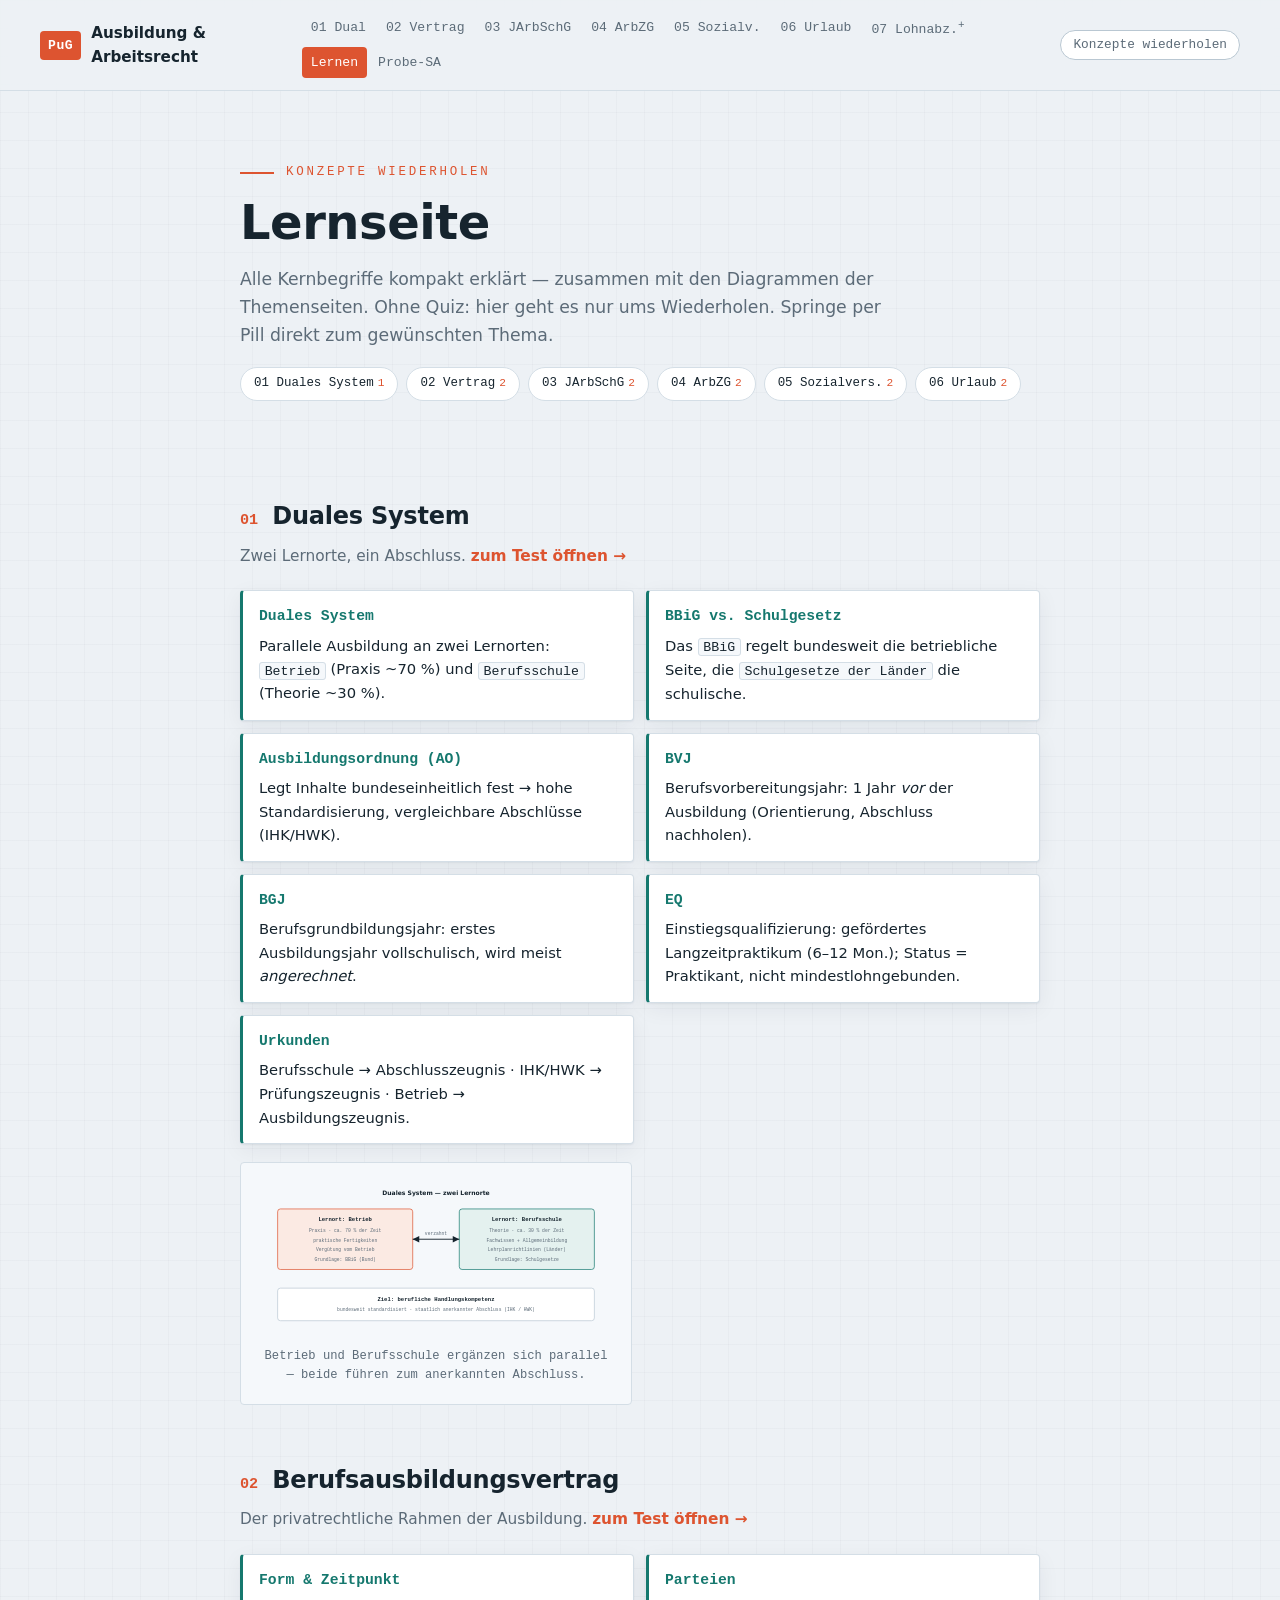
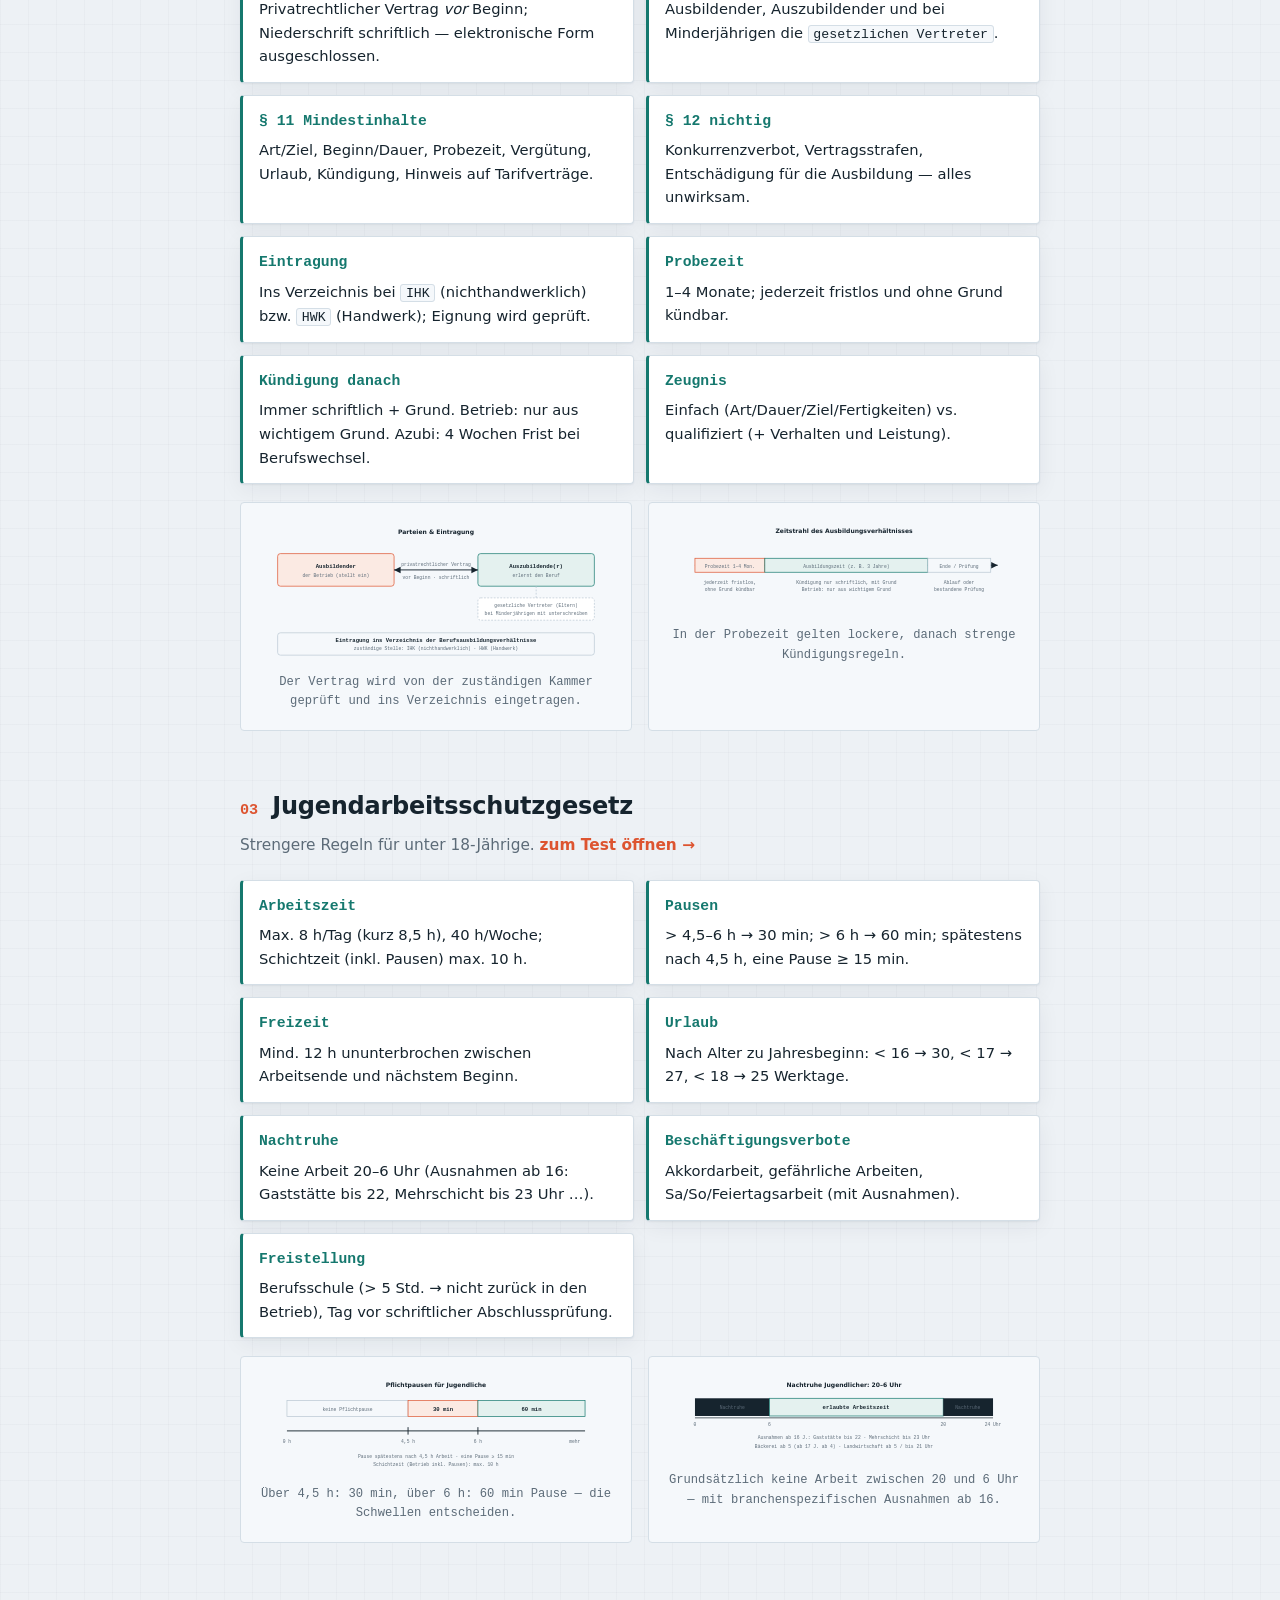
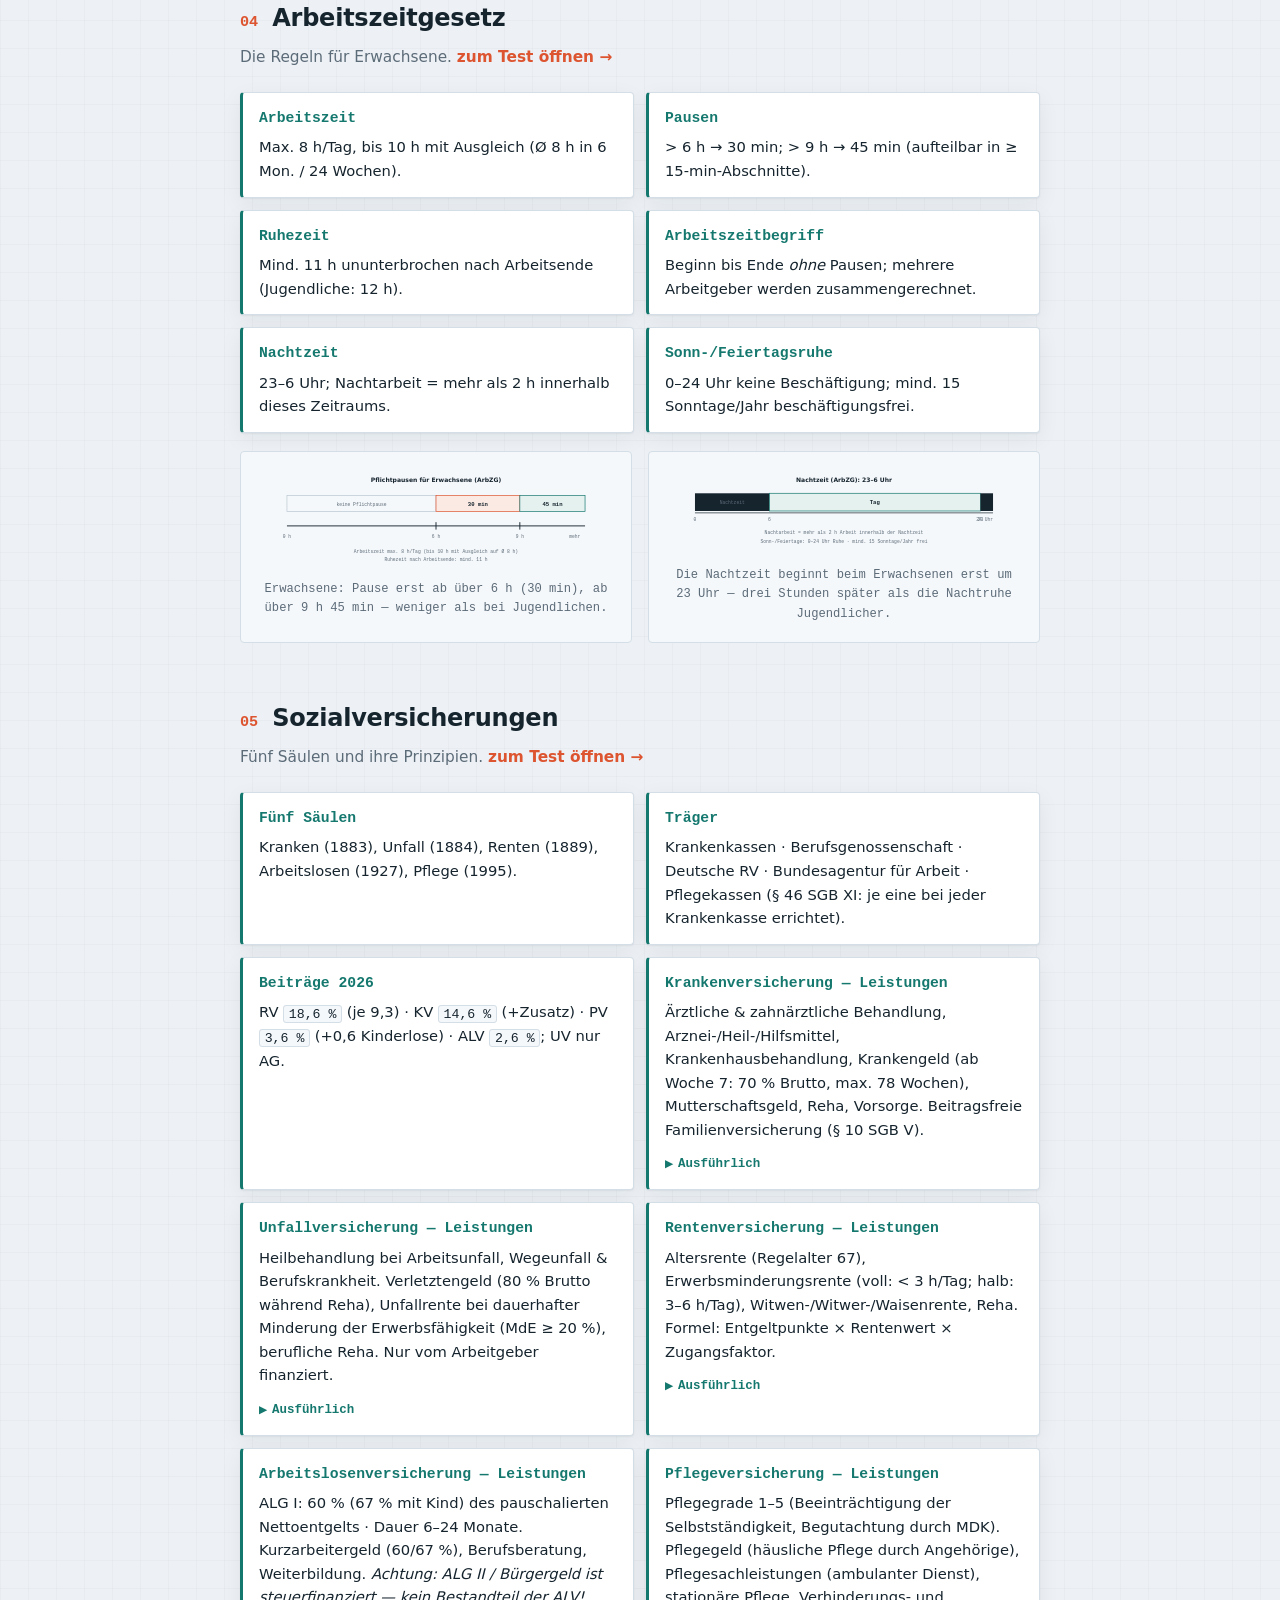
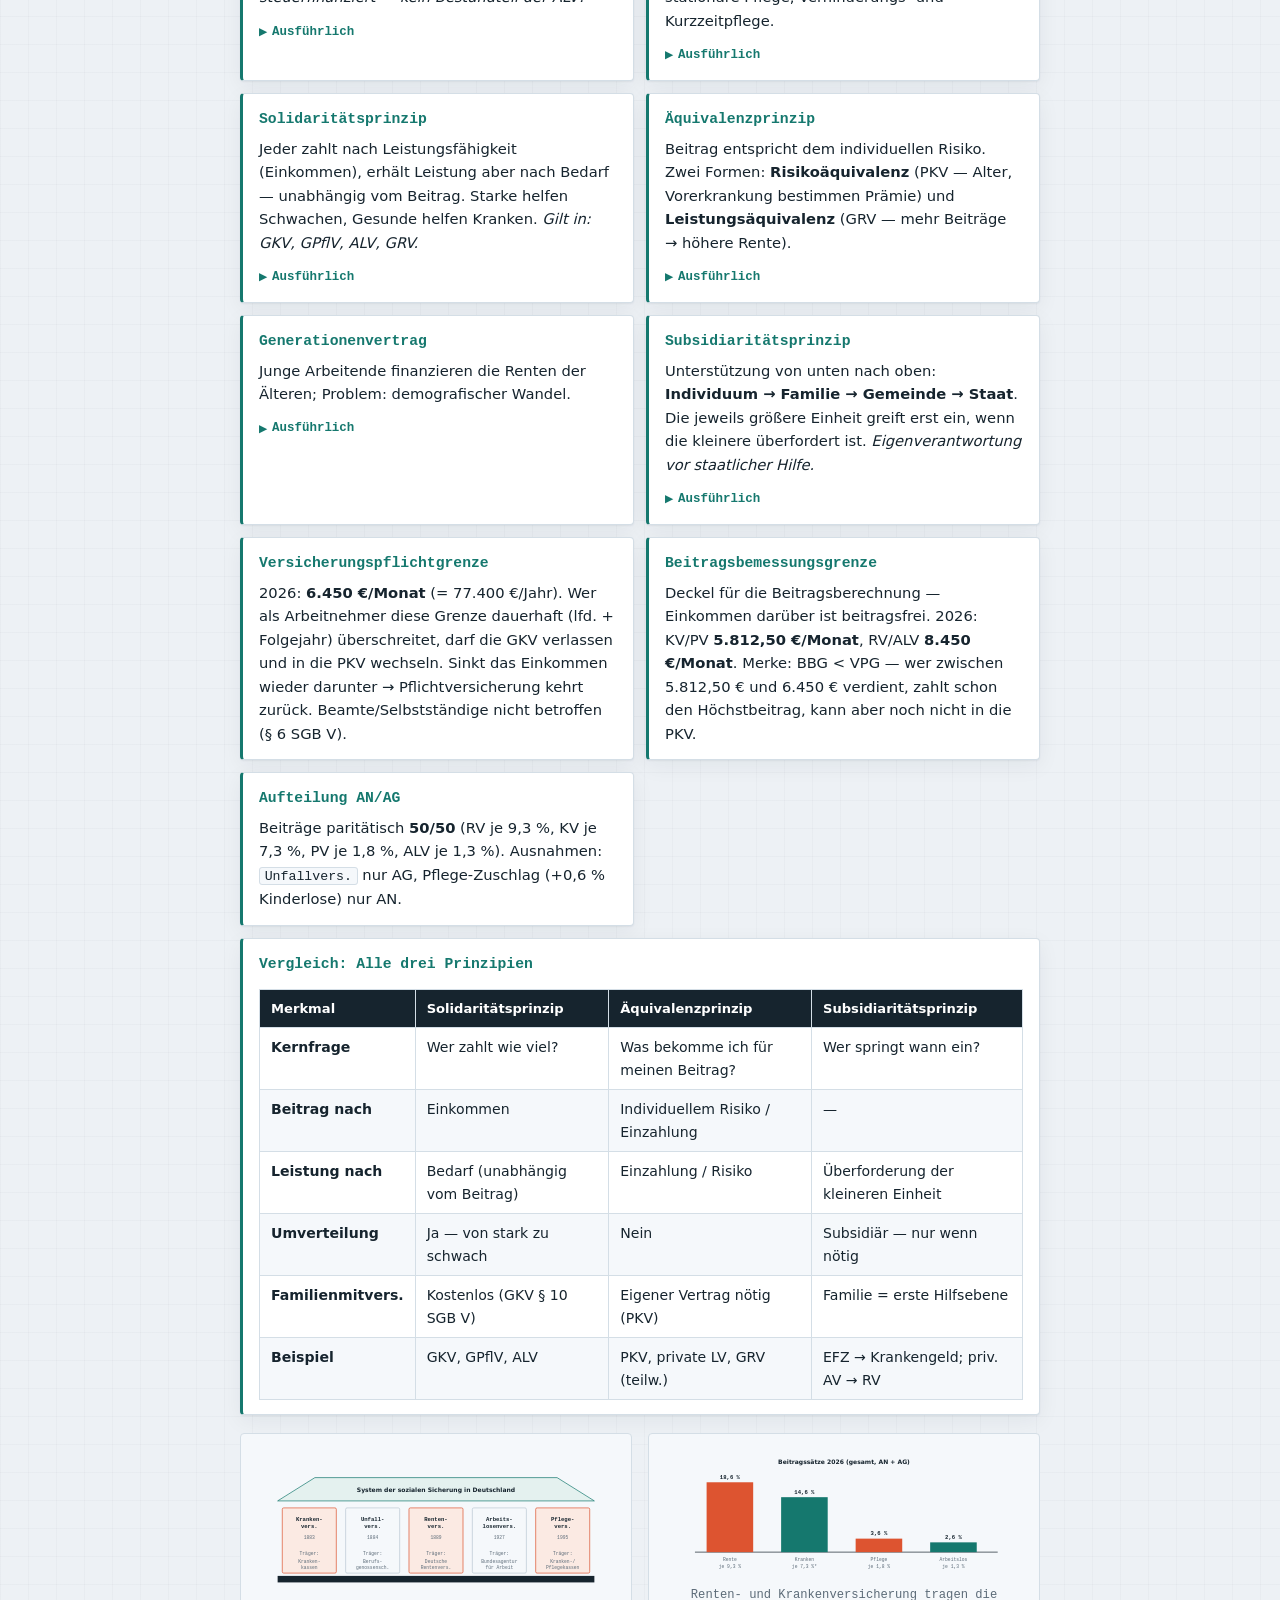
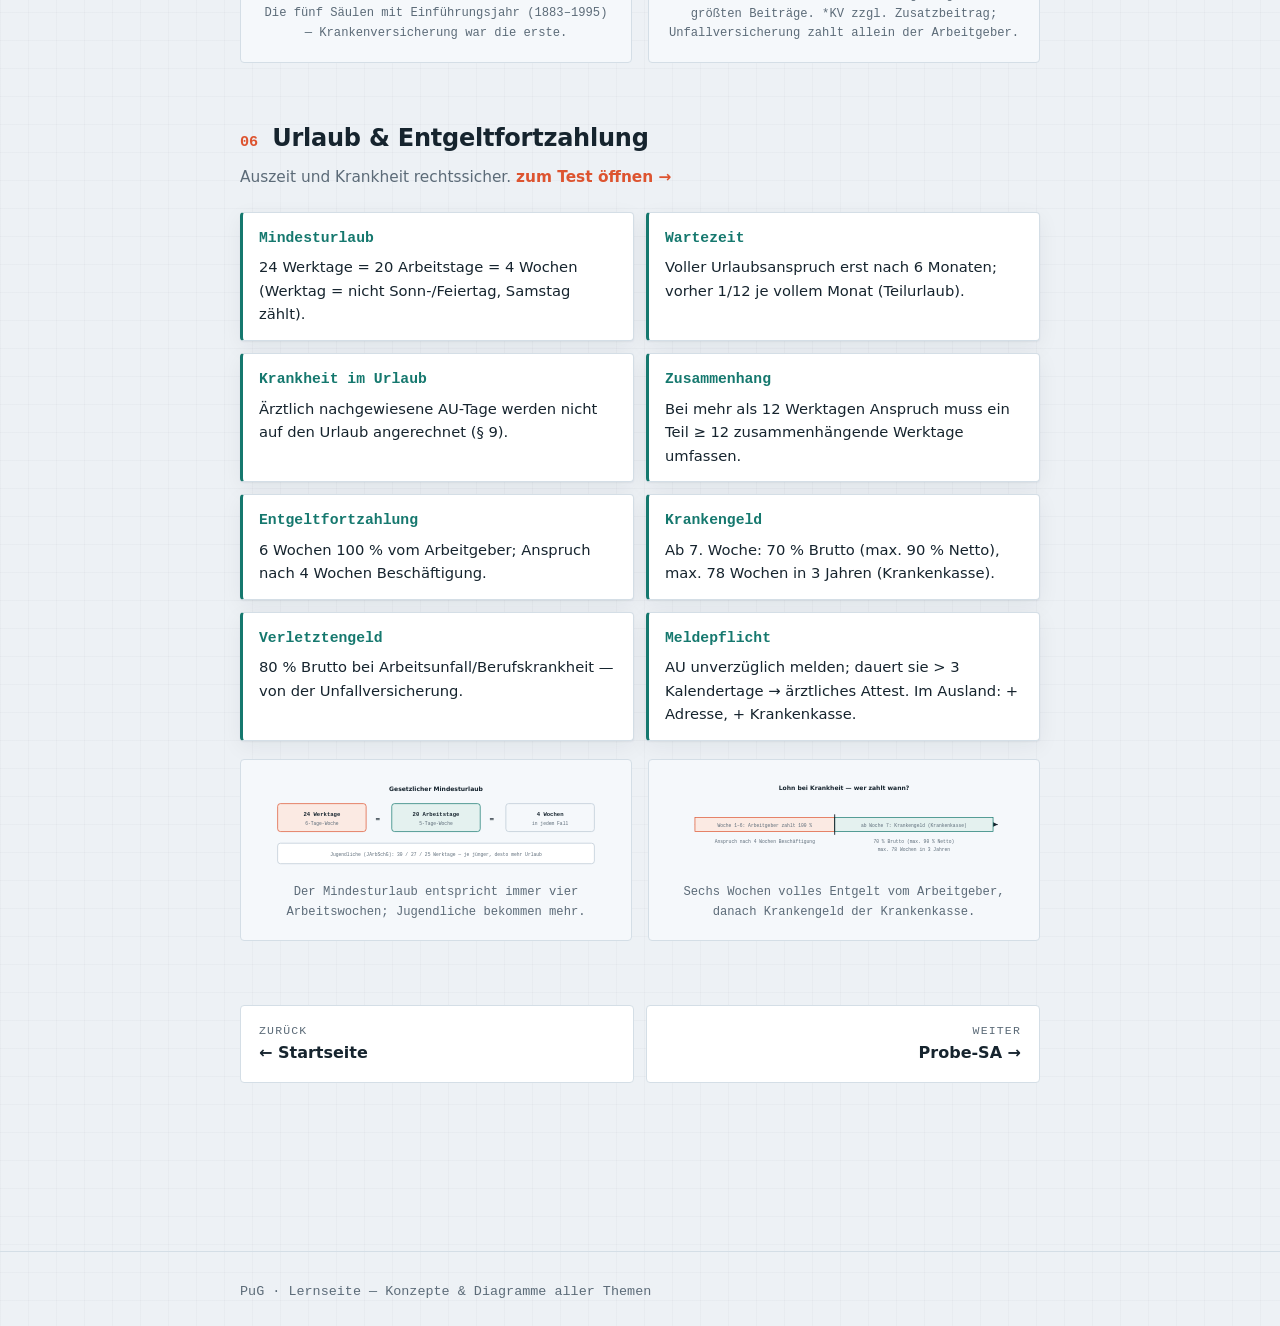
<file: lernseite.html>
<!DOCTYPE html>
<html lang="de">
<head>
<meta charset="utf-8">
<meta name="viewport" content="width=device-width, initial-scale=1">
<title>Lernseite — PuG Ausbildung &amp; Arbeitsrecht</title>
<link rel="stylesheet" href="assets/style.css">
<link rel="stylesheet" href="assets/print.css">
</head>
<body>
<header class="topbar">
  <a class="brand" href="index.html"><span class="mark">PuG</span><b>Ausbildung &amp; Arbeitsrecht</b></a>
  <nav class="topnav">
    <a href="01-duales-system.html">01 Dual</a>
    <a href="02-ausbildungsvertrag.html">02 Vertrag</a>
    <a href="03-jugendarbeitsschutz.html">03 JArbSchG</a>
    <a href="04-arbeitszeitgesetz.html">04 ArbZG</a>
    <a href="05-sozialversicherungen.html">05 Sozialv.</a>
    <a href="06-urlaub-entgelt.html">06 Urlaub</a>
    <a href="07-lohnabzuege.html">07 Lohnabz.<sup>+</sup></a>
    <a href="lernseite.html" class="current">Lernen</a>
    <a href="pruefung.html">Probe-SA</a>
  </nav>
  <div class="spacer"></div>
  <span class="scorechip">Konzepte wiederholen</span>
</header>
<main><div class="wrap">
  <section class="hero">
    <p class="eyebrow">Konzepte wiederholen</p>
    <h1>Lernseite</h1>
    <p class="lede">Alle Kernbegriffe kompakt erklärt — zusammen mit den Diagrammen der Themenseiten.
      Ohne Quiz: hier geht es nur ums Wiederholen. Springe per Pill direkt zum gewünschten Thema.</p>
    <nav class="gal-nav">
      <a class="pill" href="#t01">01 Duales System<span class="cnt">1</span></a>
      <a class="pill" href="#t02">02 Vertrag<span class="cnt">2</span></a>
      <a class="pill" href="#t03">03 JArbSchG<span class="cnt">2</span></a>
      <a class="pill" href="#t04">04 ArbZG<span class="cnt">2</span></a>
      <a class="pill" href="#t05">05 Sozialvers.<span class="cnt">2</span></a>
      <a class="pill" href="#t06">06 Urlaub<span class="cnt">2</span></a>
    </nav>
  </section>

  <!-- ===================== Thema 01 ===================== -->
  <div class="sec-head" id="t01"><span class="ix">01</span><h2>Duales System</h2></div>
  <p class="sec-sub">Zwei Lernorte, ein Abschluss. <a class="src-link" href="01-duales-system.html">zum Test öffnen →</a></p>
  <div class="learn-grid">
    <div class="learn-card"><span class="lc-term">Duales System</span><p class="lc-def">Parallele Ausbildung an zwei Lernorten: <code>Betrieb</code> (Praxis ~70 %) und <code>Berufsschule</code> (Theorie ~30 %).</p></div>
    <div class="learn-card"><span class="lc-term">BBiG vs. Schulgesetz</span><p class="lc-def">Das <code>BBiG</code> regelt bundesweit die betriebliche Seite, die <code>Schulgesetze der Länder</code> die schulische.</p></div>
    <div class="learn-card"><span class="lc-term">Ausbildungsordnung (AO)</span><p class="lc-def">Legt Inhalte bundeseinheitlich fest → hohe Standardisierung, vergleichbare Abschlüsse (IHK/HWK).</p></div>
    <div class="learn-card"><span class="lc-term">BVJ</span><p class="lc-def">Berufsvorbereitungsjahr: 1 Jahr <em>vor</em> der Ausbildung (Orientierung, Abschluss nachholen).</p></div>
    <div class="learn-card"><span class="lc-term">BGJ</span><p class="lc-def">Berufsgrundbildungsjahr: erstes Ausbildungsjahr vollschulisch, wird meist <em>angerechnet</em>.</p></div>
    <div class="learn-card"><span class="lc-term">EQ</span><p class="lc-def">Einstiegsqualifizierung: gefördertes Langzeitpraktikum (6–12 Mon.); Status = Praktikant, nicht mindestlohngebunden.</p></div>
    <div class="learn-card"><span class="lc-term">Urkunden</span><p class="lc-def">Berufsschule → Abschlusszeugnis · IHK/HWK → Prüfungszeugnis · Betrieb → Ausbildungszeugnis.</p></div>
  </div>
  <div class="gal-grid">
    <div class="gal-item">
      <figure class="diagram">
        <svg viewBox="0 0 760 330" role="img" aria-label="Das duale System mit den zwei Lernorten Betrieb und Berufsschule sowie der gesetzlichen Grundlage">
          <text x="380" y="30" text-anchor="middle" class="svg-title">Duales System — zwei Lernorte</text>
          <rect x="40" y="60" width="290" height="130" rx="6" fill="#FBEAE3" stroke="#DD5430" stroke-width="1.5"/>
          <text x="185" y="86" text-anchor="middle" class="svg-label" style="font-weight:700">Lernort: Betrieb</text>
          <text x="185" y="110" text-anchor="middle" class="svg-label-sm">Praxis · ca. 70 % der Zeit</text>
          <text x="185" y="130" text-anchor="middle" class="svg-label-sm">praktische Fertigkeiten</text>
          <text x="185" y="150" text-anchor="middle" class="svg-label-sm">Vergütung vom Betrieb</text>
          <text x="185" y="172" text-anchor="middle" class="svg-label-sm">Grundlage: BBiG (Bund)</text>
          <rect x="430" y="60" width="290" height="130" rx="6" fill="#E4F1EF" stroke="#15786E" stroke-width="1.5"/>
          <text x="575" y="86" text-anchor="middle" class="svg-label" style="font-weight:700">Lernort: Berufsschule</text>
          <text x="575" y="110" text-anchor="middle" class="svg-label-sm">Theorie · ca. 30 % der Zeit</text>
          <text x="575" y="130" text-anchor="middle" class="svg-label-sm">Fachwissen + Allgemeinbildung</text>
          <text x="575" y="150" text-anchor="middle" class="svg-label-sm">Lehrplanrichtlinien (Länder)</text>
          <text x="575" y="172" text-anchor="middle" class="svg-label-sm">Grundlage: Schulgesetze</text>
          <line x1="330" y1="125" x2="430" y2="125" stroke="#16242E" stroke-width="2"/>
          <polygon points="330,125 344,118 344,132" fill="#16242E"/>
          <polygon points="430,125 416,118 416,132" fill="#16242E"/>
          <text x="380" y="116" text-anchor="middle" class="svg-label-sm">verzahnt</text>
          <rect x="40" y="230" width="680" height="70" rx="6" fill="#FFFFFF" stroke="#B9C7D2" stroke-width="1.5"/>
          <text x="380" y="258" text-anchor="middle" class="svg-label" style="font-weight:700">Ziel: berufliche Handlungskompetenz</text>
          <text x="380" y="280" text-anchor="middle" class="svg-label-sm">bundesweit standardisiert · staatlich anerkannter Abschluss (IHK / HWK)</text>
        </svg>
        <figcaption>Betrieb und Berufsschule ergänzen sich parallel — beide führen zum anerkannten Abschluss.</figcaption>
      </figure>
    </div>
  </div>

  <!-- ===================== Thema 02 ===================== -->
  <div class="sec-head" id="t02"><span class="ix">02</span><h2>Berufsausbildungsvertrag</h2></div>
  <p class="sec-sub">Der privatrechtliche Rahmen der Ausbildung. <a class="src-link" href="02-ausbildungsvertrag.html">zum Test öffnen →</a></p>
  <div class="learn-grid">
    <div class="learn-card"><span class="lc-term">Form &amp; Zeitpunkt</span><p class="lc-def">Privatrechtlicher Vertrag <em>vor</em> Beginn; Niederschrift schriftlich — elektronische Form ausgeschlossen.</p></div>
    <div class="learn-card"><span class="lc-term">Parteien</span><p class="lc-def">Ausbildender, Auszubildender und bei Minderjährigen die <code>gesetzlichen Vertreter</code>.</p></div>
    <div class="learn-card"><span class="lc-term">§ 11 Mindestinhalte</span><p class="lc-def">Art/Ziel, Beginn/Dauer, Probezeit, Vergütung, Urlaub, Kündigung, Hinweis auf Tarifverträge.</p></div>
    <div class="learn-card"><span class="lc-term">§ 12 nichtig</span><p class="lc-def">Konkurrenzverbot, Vertragsstrafen, Entschädigung für die Ausbildung — alles unwirksam.</p></div>
    <div class="learn-card"><span class="lc-term">Eintragung</span><p class="lc-def">Ins Verzeichnis bei <code>IHK</code> (nichthandwerklich) bzw. <code>HWK</code> (Handwerk); Eignung wird geprüft.</p></div>
    <div class="learn-card"><span class="lc-term">Probezeit</span><p class="lc-def">1–4 Monate; jederzeit fristlos und ohne Grund kündbar.</p></div>
    <div class="learn-card"><span class="lc-term">Kündigung danach</span><p class="lc-def">Immer schriftlich + Grund. Betrieb: nur aus wichtigem Grund. Azubi: 4 Wochen Frist bei Berufswechsel.</p></div>
    <div class="learn-card"><span class="lc-term">Zeugnis</span><p class="lc-def">Einfach (Art/Dauer/Ziel/Fertigkeiten) vs. qualifiziert (+ Verhalten und Leistung).</p></div>
  </div>
  <div class="gal-grid">
    <div class="gal-item">
      <figure class="diagram">
        <svg viewBox="0 0 760 300" role="img" aria-label="Parteien des Berufsausbildungsvertrags und Eintragung ins Verzeichnis bei IHK oder HWK">
          <text x="380" y="28" text-anchor="middle" class="svg-title">Parteien &amp; Eintragung</text>
          <rect x="40" y="70" width="250" height="70" rx="6" fill="#FBEAE3" stroke="#DD5430" stroke-width="1.5"/>
          <text x="165" y="100" text-anchor="middle" class="svg-label" style="font-weight:700">Ausbildender</text>
          <text x="165" y="120" text-anchor="middle" class="svg-label-sm">der Betrieb (stellt ein)</text>
          <rect x="470" y="70" width="250" height="70" rx="6" fill="#E4F1EF" stroke="#15786E" stroke-width="1.5"/>
          <text x="595" y="100" text-anchor="middle" class="svg-label" style="font-weight:700">Auszubildende(r)</text>
          <text x="595" y="120" text-anchor="middle" class="svg-label-sm">erlernt den Beruf</text>
          <line x1="290" y1="105" x2="470" y2="105" stroke="#16242E" stroke-width="2"/>
          <polygon points="290,105 304,98 304,112" fill="#16242E"/>
          <polygon points="470,105 456,98 456,112" fill="#16242E"/>
          <text x="380" y="96" text-anchor="middle" class="svg-label-sm">privatrechtlicher Vertrag</text>
          <text x="380" y="124" text-anchor="middle" class="svg-label-sm">vor Beginn · schriftlich</text>
          <rect x="470" y="165" width="250" height="48" rx="6" fill="#FFFFFF" stroke="#B9C7D2" stroke-width="1.5" stroke-dasharray="4 3"/>
          <text x="595" y="184" text-anchor="middle" class="svg-label-sm">gesetzliche Vertreter (Eltern)</text>
          <text x="595" y="201" text-anchor="middle" class="svg-label-sm">bei Minderjährigen mit unterschreiben</text>
          <line x1="595" y1="140" x2="595" y2="165" stroke="#B9C7D2" stroke-width="1.5" stroke-dasharray="4 3"/>
          <rect x="40" y="240" width="680" height="48" rx="6" fill="#F5F8FB" stroke="#B9C7D2" stroke-width="1.5"/>
          <text x="380" y="259" text-anchor="middle" class="svg-label" style="font-weight:700">Eintragung ins Verzeichnis der Berufsausbildungsverhältnisse</text>
          <text x="380" y="277" text-anchor="middle" class="svg-label-sm">zuständige Stelle: IHK (nichthandwerklich) · HWK (Handwerk)</text>
        </svg>
        <figcaption>Der Vertrag wird von der zuständigen Kammer geprüft und ins Verzeichnis eingetragen.</figcaption>
      </figure>
    </div>
    <div class="gal-item">
      <figure class="diagram">
        <svg viewBox="0 0 760 200" role="img" aria-label="Zeitstrahl des Ausbildungsverhältnisses von der Probezeit bis zur Beendigung">
          <text x="380" y="26" text-anchor="middle" class="svg-title">Zeitstrahl des Ausbildungsverhältnisses</text>
          <line x1="60" y1="95" x2="710" y2="95" stroke="#16242E" stroke-width="2"/>
          <polygon points="710,95 696,88 696,102" fill="#16242E"/>
          <rect x="60" y="80" width="150" height="30" fill="#FBEAE3" stroke="#DD5430" stroke-width="1.5"/>
          <text x="135" y="100" text-anchor="middle" class="svg-label-sm">Probezeit 1–4 Mon.</text>
          <text x="135" y="135" text-anchor="middle" class="svg-label-sm">jederzeit fristlos,</text>
          <text x="135" y="150" text-anchor="middle" class="svg-label-sm">ohne Grund kündbar</text>
          <rect x="210" y="80" width="350" height="30" fill="#E4F1EF" stroke="#15786E" stroke-width="1.5"/>
          <text x="385" y="100" text-anchor="middle" class="svg-label-sm">Ausbildungszeit (z. B. 3 Jahre)</text>
          <text x="385" y="135" text-anchor="middle" class="svg-label-sm">Kündigung nur schriftlich, mit Grund</text>
          <text x="385" y="150" text-anchor="middle" class="svg-label-sm">Betrieb: nur aus wichtigem Grund</text>
          <rect x="560" y="80" width="135" height="30" fill="#F5F8FB" stroke="#B9C7D2" stroke-width="1.5"/>
          <text x="627" y="100" text-anchor="middle" class="svg-label-sm">Ende / Prüfung</text>
          <text x="627" y="135" text-anchor="middle" class="svg-label-sm">Ablauf oder</text>
          <text x="627" y="150" text-anchor="middle" class="svg-label-sm">bestandene Prüfung</text>
        </svg>
        <figcaption>In der Probezeit gelten lockere, danach strenge Kündigungsregeln.</figcaption>
      </figure>
    </div>
  </div>

  <!-- ===================== Thema 03 ===================== -->
  <div class="sec-head" id="t03"><span class="ix">03</span><h2>Jugendarbeitsschutzgesetz</h2></div>
  <p class="sec-sub">Strengere Regeln für unter 18-Jährige. <a class="src-link" href="03-jugendarbeitsschutz.html">zum Test öffnen →</a></p>
  <div class="learn-grid">
    <div class="learn-card"><span class="lc-term">Arbeitszeit</span><p class="lc-def">Max. 8 h/Tag (kurz 8,5 h), 40 h/Woche; Schichtzeit (inkl. Pausen) max. 10 h.</p></div>
    <div class="learn-card"><span class="lc-term">Pausen</span><p class="lc-def">&gt; 4,5–6 h → 30 min; &gt; 6 h → 60 min; spätestens nach 4,5 h, eine Pause ≥ 15 min.</p></div>
    <div class="learn-card"><span class="lc-term">Freizeit</span><p class="lc-def">Mind. 12 h ununterbrochen zwischen Arbeitsende und nächstem Beginn.</p></div>
    <div class="learn-card"><span class="lc-term">Urlaub</span><p class="lc-def">Nach Alter zu Jahresbeginn: &lt; 16 → 30, &lt; 17 → 27, &lt; 18 → 25 Werktage.</p></div>
    <div class="learn-card"><span class="lc-term">Nachtruhe</span><p class="lc-def">Keine Arbeit 20–6 Uhr (Ausnahmen ab 16: Gaststätte bis 22, Mehrschicht bis 23 Uhr …).</p></div>
    <div class="learn-card"><span class="lc-term">Beschäftigungsverbote</span><p class="lc-def">Akkordarbeit, gefährliche Arbeiten, Sa/So/Feiertagsarbeit (mit Ausnahmen).</p></div>
    <div class="learn-card"><span class="lc-term">Freistellung</span><p class="lc-def">Berufsschule (&gt; 5 Std. → nicht zurück in den Betrieb), Tag vor schriftlicher Abschlussprüfung.</p></div>
  </div>
  <div class="gal-grid">
    <div class="gal-item">
      <figure class="diagram">
        <svg viewBox="0 0 760 210" role="img" aria-label="Pflichtpausen für Jugendliche je nach Arbeitszeit mit Schwellen bei 4,5 und 6 Stunden">
          <text x="380" y="26" text-anchor="middle" class="svg-title">Pflichtpausen für Jugendliche</text>
          <rect x="60" y="55" width="260" height="34" fill="#F5F8FB" stroke="#B9C7D2" stroke-width="1.5"/>
          <text x="190" y="77" text-anchor="middle" class="svg-label-sm">keine Pflichtpause</text>
          <rect x="320" y="55" width="150" height="34" fill="#FBEAE3" stroke="#DD5430" stroke-width="1.5"/>
          <text x="395" y="77" text-anchor="middle" class="svg-label" style="font-weight:700">30 min</text>
          <rect x="470" y="55" width="230" height="34" fill="#E4F1EF" stroke="#15786E" stroke-width="1.5"/>
          <text x="585" y="77" text-anchor="middle" class="svg-label" style="font-weight:700">60 min</text>
          <line x1="60" y1="120" x2="700" y2="120" stroke="#16242E" stroke-width="2"/>
          <line x1="320" y1="112" x2="320" y2="128" stroke="#16242E" stroke-width="2"/>
          <line x1="470" y1="112" x2="470" y2="128" stroke="#16242E" stroke-width="2"/>
          <text x="60"  y="145" text-anchor="middle" class="svg-label-sm">0 h</text>
          <text x="320" y="145" text-anchor="middle" class="svg-label-sm">4,5 h</text>
          <text x="470" y="145" text-anchor="middle" class="svg-label-sm">6 h</text>
          <text x="690" y="145" text-anchor="end" class="svg-label-sm">mehr</text>
          <text x="380" y="178" text-anchor="middle" class="svg-label-sm">Pause spätestens nach 4,5 h Arbeit · eine Pause ≥ 15 min</text>
          <text x="380" y="196" text-anchor="middle" class="svg-label-sm">Schichtzeit (Betrieb inkl. Pausen): max. 10 h</text>
        </svg>
        <figcaption>Über 4,5 h: 30 min, über 6 h: 60 min Pause — die Schwellen entscheiden.</figcaption>
      </figure>
    </div>
    <div class="gal-item">
      <figure class="diagram">
        <svg viewBox="0 0 760 180" role="img" aria-label="Tagesachse mit Nachtruhe von 20 bis 6 Uhr und erlaubter Arbeitszeit von 6 bis 20 Uhr">
          <text x="380" y="26" text-anchor="middle" class="svg-title">Nachtruhe Jugendlicher: 20–6 Uhr</text>
          <rect x="60"  y="50" width="160" height="38" fill="#16242E"/>
          <rect x="220" y="50" width="373" height="38" fill="#E4F1EF" stroke="#15786E" stroke-width="1.5"/>
          <rect x="593" y="50" width="107" height="38" fill="#16242E"/>
          <text x="140" y="74" text-anchor="middle" class="svg-label-sm" fill="#fff">Nachtruhe</text>
          <text x="406" y="74" text-anchor="middle" class="svg-label" style="font-weight:700">erlaubte Arbeitszeit</text>
          <text x="646" y="74" text-anchor="middle" class="svg-label-sm" fill="#fff">Nachtruhe</text>
          <line x1="60" y1="92" x2="700" y2="92" stroke="#16242E" stroke-width="1.5"/>
          <text x="60"  y="110" text-anchor="middle" class="svg-label-sm">0</text>
          <text x="220" y="110" text-anchor="middle" class="svg-label-sm">6</text>
          <text x="593" y="110" text-anchor="middle" class="svg-label-sm">20</text>
          <text x="700" y="110" text-anchor="middle" class="svg-label-sm">24 Uhr</text>
          <text x="380" y="138" text-anchor="middle" class="svg-label-sm">Ausnahmen ab 16 J.: Gaststätte bis 22 · Mehrschicht bis 23 Uhr</text>
          <text x="380" y="156" text-anchor="middle" class="svg-label-sm">Bäckerei ab 5 (ab 17 J. ab 4) · Landwirtschaft ab 5 / bis 21 Uhr</text>
        </svg>
        <figcaption>Grundsätzlich keine Arbeit zwischen 20 und 6 Uhr — mit branchenspezifischen Ausnahmen ab 16.</figcaption>
      </figure>
    </div>
  </div>

  <!-- ===================== Thema 04 ===================== -->
  <div class="sec-head" id="t04"><span class="ix">04</span><h2>Arbeitszeitgesetz</h2></div>
  <p class="sec-sub">Die Regeln für Erwachsene. <a class="src-link" href="04-arbeitszeitgesetz.html">zum Test öffnen →</a></p>
  <div class="learn-grid">
    <div class="learn-card"><span class="lc-term">Arbeitszeit</span><p class="lc-def">Max. 8 h/Tag, bis 10 h mit Ausgleich (Ø 8 h in 6 Mon. / 24 Wochen).</p></div>
    <div class="learn-card"><span class="lc-term">Pausen</span><p class="lc-def">&gt; 6 h → 30 min; &gt; 9 h → 45 min (aufteilbar in ≥ 15-min-Abschnitte).</p></div>
    <div class="learn-card"><span class="lc-term">Ruhezeit</span><p class="lc-def">Mind. 11 h ununterbrochen nach Arbeitsende (Jugendliche: 12 h).</p></div>
    <div class="learn-card"><span class="lc-term">Arbeitszeitbegriff</span><p class="lc-def">Beginn bis Ende <em>ohne</em> Pausen; mehrere Arbeitgeber werden zusammengerechnet.</p></div>
    <div class="learn-card"><span class="lc-term">Nachtzeit</span><p class="lc-def">23–6 Uhr; Nachtarbeit = mehr als 2 h innerhalb dieses Zeitraums.</p></div>
    <div class="learn-card"><span class="lc-term">Sonn-/Feiertagsruhe</span><p class="lc-def">0–24 Uhr keine Beschäftigung; mind. 15 Sonntage/Jahr beschäftigungsfrei.</p></div>
  </div>
  <div class="gal-grid">
    <div class="gal-item">
      <figure class="diagram">
        <svg viewBox="0 0 760 210" role="img" aria-label="Pflichtpausen für Erwachsene mit Schwellen bei 6 und 9 Stunden Arbeitszeit">
          <text x="380" y="26" text-anchor="middle" class="svg-title">Pflichtpausen für Erwachsene (ArbZG)</text>
          <rect x="60" y="55" width="320" height="34" fill="#F5F8FB" stroke="#B9C7D2" stroke-width="1.5"/>
          <text x="220" y="77" text-anchor="middle" class="svg-label-sm">keine Pflichtpause</text>
          <rect x="380" y="55" width="180" height="34" fill="#FBEAE3" stroke="#DD5430" stroke-width="1.5"/>
          <text x="470" y="77" text-anchor="middle" class="svg-label" style="font-weight:700">30 min</text>
          <rect x="560" y="55" width="140" height="34" fill="#E4F1EF" stroke="#15786E" stroke-width="1.5"/>
          <text x="630" y="77" text-anchor="middle" class="svg-label" style="font-weight:700">45 min</text>
          <line x1="60" y1="120" x2="700" y2="120" stroke="#16242E" stroke-width="2"/>
          <line x1="380" y1="112" x2="380" y2="128" stroke="#16242E" stroke-width="2"/>
          <line x1="560" y1="112" x2="560" y2="128" stroke="#16242E" stroke-width="2"/>
          <text x="60"  y="145" text-anchor="middle" class="svg-label-sm">0 h</text>
          <text x="380" y="145" text-anchor="middle" class="svg-label-sm">6 h</text>
          <text x="560" y="145" text-anchor="middle" class="svg-label-sm">9 h</text>
          <text x="690" y="145" text-anchor="end" class="svg-label-sm">mehr</text>
          <text x="380" y="178" text-anchor="middle" class="svg-label-sm">Arbeitszeit max. 8 h/Tag (bis 10 h mit Ausgleich auf Ø 8 h)</text>
          <text x="380" y="196" text-anchor="middle" class="svg-label-sm">Ruhezeit nach Arbeitsende: mind. 11 h</text>
        </svg>
        <figcaption>Erwachsene: Pause erst ab über 6 h (30 min), ab über 9 h 45 min — weniger als bei Jugendlichen.</figcaption>
      </figure>
    </div>
    <div class="gal-item">
      <figure class="diagram">
        <svg viewBox="0 0 760 180" role="img" aria-label="Tagesachse mit der Nachtzeit von 23 bis 6 Uhr nach dem Arbeitszeitgesetz">
          <text x="380" y="26" text-anchor="middle" class="svg-title">Nachtzeit (ArbZG): 23–6 Uhr</text>
          <rect x="60"  y="50" width="160" height="38" fill="#16242E"/>
          <rect x="220" y="50" width="453" height="38" fill="#E4F1EF" stroke="#15786E" stroke-width="1.5"/>
          <rect x="673" y="50" width="27"  height="38" fill="#16242E"/>
          <text x="140" y="74" text-anchor="middle" class="svg-label-sm" fill="#fff">Nachtzeit</text>
          <text x="446" y="74" text-anchor="middle" class="svg-label" style="font-weight:700">Tag</text>
          <line x1="60" y1="92" x2="700" y2="92" stroke="#16242E" stroke-width="1.5"/>
          <text x="60"  y="110" text-anchor="middle" class="svg-label-sm">0</text>
          <text x="220" y="110" text-anchor="middle" class="svg-label-sm">6</text>
          <text x="673" y="110" text-anchor="middle" class="svg-label-sm">23</text>
          <text x="700" y="110" text-anchor="end" class="svg-label-sm">24 Uhr</text>
          <text x="380" y="138" text-anchor="middle" class="svg-label-sm">Nachtarbeit = mehr als 2 h Arbeit innerhalb der Nachtzeit</text>
          <text x="380" y="156" text-anchor="middle" class="svg-label-sm">Sonn-/Feiertage: 0–24 Uhr Ruhe · mind. 15 Sonntage/Jahr frei</text>
        </svg>
        <figcaption>Die Nachtzeit beginnt beim Erwachsenen erst um 23 Uhr — drei Stunden später als die Nachtruhe Jugendlicher.</figcaption>
      </figure>
    </div>
  </div>

  <!-- ===================== Thema 05 ===================== -->
  <div class="sec-head" id="t05"><span class="ix">05</span><h2>Sozialversicherungen</h2></div>
  <p class="sec-sub">Fünf Säulen und ihre Prinzipien. <a class="src-link" href="05-sozialversicherungen.html">zum Test öffnen →</a></p>
  <div class="learn-grid">
    <div class="learn-card"><span class="lc-term">Fünf Säulen</span><p class="lc-def">Kranken (1883), Unfall (1884), Renten (1889), Arbeitslosen (1927), Pflege (1995).</p></div>
    <div class="learn-card"><span class="lc-term">Träger</span><p class="lc-def">Krankenkassen · Berufsgenossenschaft · Deutsche RV · Bundesagentur für Arbeit · Pflegekassen (§ 46 SGB XI: je eine bei jeder Krankenkasse errichtet).</p></div>
    <div class="learn-card"><span class="lc-term">Beiträge 2026</span><p class="lc-def">RV <code>18,6 %</code> (je 9,3) · KV <code>14,6 %</code> (+Zusatz) · PV <code>3,6 %</code> (+0,6 Kinderlose) · ALV <code>2,6 %</code>; UV nur AG.</p></div>
    <div class="learn-card" style="border-left-color: var(--accent-2);">
      <span class="lc-term">Krankenversicherung — Leistungen</span>
      <p class="lc-def">Ärztliche &amp; zahnärztliche Behandlung, Arznei-/Heil-/Hilfsmittel, Krankenhausbehandlung, Krankengeld (ab Woche 7: 70 % Brutto, max. 78 Wochen), Mutterschaftsgeld, Reha, Vorsorge. Beitragsfreie Familienversicherung (§ 10 SGB V).</p>
      <details class="lc-toggle">
        <summary>Ausführlich</summary>
        <div class="lc-toggle-body">
          <ul>
            <li><strong>Ärztliche Behandlung:</strong> ambulant durch Kassenärzte; Facharztbesuch in der Regel per Überweisung.</li>
            <li><strong>Zahnärztliche Behandlung:</strong> Grundversorgung, Zahnersatz-Zuschuss (je nach Bonusheft), Prophylaxe.</li>
            <li><strong>Arznei-/Heil-/Hilfsmittel:</strong> verschreibungspflichtige Medikamente, Physiotherapie, Sehhilfen (Kinder), Rollstuhl etc.</li>
            <li><strong>Krankenhausbehandlung:</strong> vollstationär inkl. Unterkunft, Pflege, Behandlung (Zuzahlung 10 €/Tag, max. 28 Tage/Jahr).</li>
            <li><strong>Krankengeld:</strong> ab 7. Krankheitswoche · 70 % Brutto (max. 90 % Netto) · max. 78 Wochen innerhalb von 3 Jahren für dieselbe Erkrankung.</li>
            <li><strong>Mutterschaftsgeld:</strong> 13 €/Tag von der GKV + Zuschuss des AG bis zum vollen Nettolohn (6 Wochen vor bis 8 Wochen nach Geburt).</li>
            <li><strong>Vorsorge &amp; Prävention:</strong> Krebsfrüherkennung, Kindervorsorge U1–U9 &amp; J1, Schutzimpfungen (STIKO), Zahnprophylaxe.</li>
            <li><strong>Beitragsfreie Familienversicherung (§ 10 SGB V):</strong> Ehepartner und Kinder ohne eigenes Einkommen (unter 538 €/Mon.) sind kostenlos mitversichert — in der PKV nicht möglich.</li>
          </ul>
        </div>
      </details>
    </div>
    <div class="learn-card" style="border-left-color: var(--accent-2);">
      <span class="lc-term">Unfallversicherung — Leistungen</span>
      <p class="lc-def">Heilbehandlung bei Arbeitsunfall, Wegeunfall &amp; Berufskrankheit. Verletztengeld (80 % Brutto während Reha), Unfallrente bei dauerhafter Minderung der Erwerbsfähigkeit (MdE ≥ 20 %), berufliche Reha. Nur vom Arbeitgeber finanziert.</p>
      <details class="lc-toggle">
        <summary>Ausführlich</summary>
        <div class="lc-toggle-body">
          <p><strong>Was ist versichert?</strong> Arbeitsunfälle (auf der Arbeit), Wegeunfälle (direkter Weg Wohnung ↔ Arbeit), Berufskrankheiten (DGUV-Liste).</p>
          <ul>
            <li><strong>Heilbehandlung:</strong> ärztliche Versorgung, Arznei-/Heil-/Hilfsmittel ohne Zuzahlung des AN, stationäre Behandlung.</li>
            <li><strong>Verletztengeld:</strong> 80 % des Bruttolohns, solange keine Arbeitsfähigkeit besteht (nach Ablauf der AG-Entgeltfortzahlung).</li>
            <li><strong>Unfallrente:</strong> ab dauerhafter MdE ≥ 20 % · Rente = MdE-Grad × Jahresarbeitsverdienst.</li>
            <li><strong>Medizinische Reha:</strong> Krankenhausaufenthalt, Heilbehandlung, Hilfsmittelversorgung bis zur Wiedereingliederung.</li>
            <li><strong>Berufliche Reha:</strong> Umschulung, Qualifizierung, Arbeitsplatzhilfen bei dauerhafter Einschränkung.</li>
            <li><strong>Pflegegeld:</strong> bei schwerstunfallbedingter Pflegebedürftigkeit möglich.</li>
          </ul>
          <p><strong>Nicht versichert:</strong> private Unfälle zuhause, Umwege, Unfälle auf nicht-dienstlich veranlassten Fahrten.</p>
        </div>
      </details>
    </div>
    <div class="learn-card" style="border-left-color: var(--accent-2);">
      <span class="lc-term">Rentenversicherung — Leistungen</span>
      <p class="lc-def">Altersrente (Regelalter 67), Erwerbsminderungsrente (voll: &lt; 3 h/Tag; halb: 3–6 h/Tag), Witwen-/Witwer-/Waisenrente, Reha. Formel: Entgeltpunkte × Rentenwert × Zugangsfaktor.</p>
      <details class="lc-toggle">
        <summary>Ausführlich</summary>
        <div class="lc-toggle-body">
          <p><strong>Altersrente:</strong></p>
          <ul>
            <li><strong>Regelaltersrente:</strong> ab 67 (Jahrgänge ab 1964) · Wartezeit: 5 Jahre.</li>
            <li><strong>Langjährig Versicherte (45 Beitragsjahre):</strong> ab 63 ohne Abzüge.</li>
            <li><strong>Vorzeitig:</strong> ab 63 möglich, aber Abschlag 0,3 % je Monat vor Regelalter.</li>
            <li><strong>Formel:</strong> Entgeltpunkte × aktueller Rentenwert (2026: ca. 39,32 €/Punkt) × Zugangsfaktor.</li>
          </ul>
          <p><strong>Erwerbsminderungsrente (EM-Rente):</strong></p>
          <ul>
            <li><strong>Volle EM-Rente:</strong> weniger als 3 h täglich arbeitsfähig (für irgendeinen Beruf).</li>
            <li><strong>Halbe EM-Rente:</strong> 3 bis unter 6 h täglich arbeitsfähig.</li>
            <li>Wartezeit: 5 Jahre · mind. 3 Jahre Pflichtbeiträge in den letzten 5 Jahren.</li>
          </ul>
          <p><strong>Hinterbliebenenrente:</strong></p>
          <ul>
            <li><strong>Große Witwen-/Witwerrente:</strong> 55 % der Rente des Verstorbenen (mit Kind oder Alter ≥ 47 J.).</li>
            <li><strong>Kleine Witwen-/Witwerrente:</strong> 25 % der Rente, max. 24 Monate.</li>
            <li><strong>Halbwaisenrente:</strong> 10 % · <strong>Vollwaisenrente:</strong> 20 % der Versichertenrente.</li>
          </ul>
          <p><strong>Grundsatz „Reha vor Rente":</strong> erst Rehabilitation anstreben; erst wenn sie scheitert oder unmöglich ist, wird EM-Rente gewährt.</p>
        </div>
      </details>
    </div>
    <div class="learn-card" style="border-left-color: var(--accent-2);">
      <span class="lc-term">Arbeitslosenversicherung — Leistungen</span>
      <p class="lc-def">ALG I: 60 % (67 % mit Kind) des pauschalierten Nettoentgelts · Dauer 6–24 Monate. Kurzarbeitergeld (60/67 %), Berufsberatung, Weiterbildung. <em>Achtung: ALG II / Bürgergeld ist steuerfinanziert — kein Bestandteil der ALV!</em></p>
      <details class="lc-toggle">
        <summary>Ausführlich</summary>
        <div class="lc-toggle-body">
          <p><strong>ALG I — Voraussetzungen:</strong></p>
          <ul>
            <li><strong>Anwartschaftszeit:</strong> mind. 12 Monate sozialversicherungspflichtig in den letzten 30 Monaten.</li>
            <li>Persönlich arbeitslos, arbeitssuchend gemeldet, dem Arbeitsmarkt verfügbar.</li>
          </ul>
          <p><strong>Höhe:</strong> 60 % des pauschalierten Nettoentgelts · 67 % bei Kindererziehung (mind. 1 Kind).</p>
          <p><strong>Bezugsdauer ALG I:</strong></p>
          <ul>
            <li>12 Mon. Beitragszeit → 6 Mon. ALG I</li>
            <li>24 Mon. → 12 Mon. (unter 50 J.)</li>
            <li>30 Mon. + Alter ≥ 50 J. → 15 Mon.</li>
            <li>48 Mon. + Alter ≥ 58 J. → 24 Mon. (Maximaldauer)</li>
          </ul>
          <p><strong>Kurzarbeitergeld (KuG):</strong> 60 % (67 % mit Kind) des ausgefallenen Nettoentgelts — sichert Arbeitsplätze bei vorübergehendem Auftragsrückgang.</p>
          <p><strong>Weitere Leistungen:</strong> Berufsberatung, Arbeitsvermittlung, Bildungsgutschein (Weiterbildung), Transferkurzarbeitergeld.</p>
          <p><strong>Abgrenzung:</strong> <em>Bürgergeld / ALG II (SGB II)</em> ist KEINE ALV-Leistung — es wird steuerfinanziert vom Jobcenter gezahlt. ALG I (SGB III) = beitragsfinanziert durch die Bundesagentur für Arbeit.</p>
        </div>
      </details>
    </div>
    <div class="learn-card" style="border-left-color: var(--accent-2);">
      <span class="lc-term">Pflegeversicherung — Leistungen</span>
      <p class="lc-def">Pflegegrade 1–5 (Beeinträchtigung der Selbstständigkeit, Begutachtung durch MDK). Pflegegeld (häusliche Pflege durch Angehörige), Pflegesachleistungen (ambulanter Dienst), stationäre Pflege, Verhinderungs- und Kurzzeitpflege.</p>
      <details class="lc-toggle">
        <summary>Ausführlich</summary>
        <div class="lc-toggle-body">
          <p><strong>Pflegegrade (Einstufung durch MDK-Gutachten):</strong></p>
          <ul>
            <li><strong>Grad 1:</strong> geringe Beeinträchtigung → Entlastungsbetrag 125 €/Mon., kein Pflegegeld.</li>
            <li><strong>Grad 2:</strong> erhebliche Beeinträchtigung · Pflegegeld 332 €/Mon. · Sachleistung bis 761 €/Mon.</li>
            <li><strong>Grad 3:</strong> schwere Beeinträchtigung · Pflegegeld 573 €/Mon. · Sachleistung bis 1.432 €/Mon.</li>
            <li><strong>Grad 4:</strong> schwerste Beeinträchtigung · Pflegegeld 765 €/Mon. · Sachleistung bis 1.778 €/Mon.</li>
            <li><strong>Grad 5:</strong> schwerste Beeintr. mit bes. Versorgungsbedarf · Pflegegeld 947 €/Mon. · Sachleistung bis 2.200 €/Mon.</li>
          </ul>
          <p><strong>Leistungsarten:</strong></p>
          <ul>
            <li><strong>Pflegegeld:</strong> Geldleistung bei Pflege durch Angehörige zuhause — kein Verwendungsnachweis nötig.</li>
            <li><strong>Pflegesachleistung:</strong> ambulanter Pflegedienst übernimmt Körperpflege, Mobilität etc.</li>
            <li><strong>Kombinationsleistung:</strong> Mix aus Pflegegeld + Sachleistungen prozentual möglich.</li>
            <li><strong>Stationäre Pflege:</strong> Zuschuss je Pflegegrad; einrichtungseinheitlicher Eigenanteil verbleibt beim Pflegebedürftigen.</li>
            <li><strong>Tages-/Nachtpflege:</strong> Betreuung in Einrichtung; Pflegeperson erhält Erholungspause.</li>
            <li><strong>Verhinderungspflege:</strong> bis 1.612 €/Jahr bei Urlaub oder Verhinderung der Pflegeperson.</li>
            <li><strong>Kurzzeitpflege:</strong> bis 1.774 €/Jahr bei vorübergehend erhöhtem Bedarf (z. B. nach Krankenhaus).</li>
          </ul>
          <p><strong>Subsidiarität in der PV:</strong> erst Eigenversorgung + Familie (Pflegegeld), dann ambulanter Dienst (Sachleistung), dann stationäres Heim — die Pflegekasse schließt die verbleibende Lücke.</p>
        </div>
      </details>
    </div>
    <div class="learn-card" style="border-left-color: var(--accent-2);">
      <span class="lc-term">Solidaritätsprinzip</span>
      <p class="lc-def">Jeder zahlt nach Leistungsfähigkeit (Einkommen), erhält Leistung aber nach Bedarf — unabhängig vom Beitrag. Starke helfen Schwachen, Gesunde helfen Kranken. <em>Gilt in: GKV, GPflV, ALV, GRV.</em></p>
      <details class="lc-toggle">
        <summary>Ausführlich</summary>
        <div class="lc-toggle-body">
          <p><strong>Kerngedanke:</strong> Beiträge richten sich nach dem Einkommen, Leistungen nach dem Bedarf — unabhängig vom Beitrag. Starke helfen Schwachen, Gesunde helfen Kranken.</p>
          <ul>
            <li><strong>Einkommensabhängige Beiträge:</strong> Wer mehr verdient, zahlt absolut mehr — der prozentuale Satz bleibt gleich (z. B. KV 7,3 % AN-Anteil).</li>
            <li><strong>Gleicher Leistungsanspruch:</strong> Azubi (800 € → ~58 € KV) und Fachkraft (4.000 € → ~292 € KV) erhalten beim Arzt identische Versorgung.</li>
            <li><strong>Beitragsfreie Familienmitversicherung (§ 10 SGB V):</strong> Ehepartner und Kinder ohne eigenes Einkommen sind in der GKV kostenlos mitversichert — in der PKV nicht möglich.</li>
            <li><strong>Risikoausgleich:</strong> Gesunde finanzieren Kranke, Junge finanzieren Alte, Kinderlose subventionieren Familien.</li>
            <li><strong>Kein Risikoausschluss:</strong> Vorerkrankungen führen nicht zu höheren Beiträgen oder Leistungsausschlüssen.</li>
          </ul>
          <p><strong>Gilt in:</strong> GKV · Gesetzliche Pflege · ALV · GRV (mit Solidarelementen wie Kindererziehungszeiten) &nbsp;|&nbsp; <strong>Gegenmodell:</strong> Äquivalenzprinzip (PKV)</p>
        </div>
      </details>
    </div>
    <div class="learn-card" style="border-left-color: var(--accent-2);">
      <span class="lc-term">Äquivalenzprinzip</span>
      <p class="lc-def">Beitrag entspricht dem individuellen Risiko. Zwei Formen: <strong>Risikoäquivalenz</strong> (PKV — Alter, Vorerkrankung bestimmen Prämie) und <strong>Leistungsäquivalenz</strong> (GRV — mehr Beiträge → höhere Rente).</p>
      <details class="lc-toggle">
        <summary>Ausführlich</summary>
        <div class="lc-toggle-body">
          <p><strong>Kerngedanke:</strong> Der Beitrag entspricht dem individuellen Risiko oder der eigenen Einzahlung. Es gibt zwei Ausprägungen:</p>
          <p><strong>1. Risikoäquivalenz (PKV / private Versicherungen)</strong></p>
          <ul>
            <li>Eintrittsalter, Gesundheitsstatus und Beruf bestimmen die Prämie — ein Dachdecker zahlt mehr als ein Buchhalter.</li>
            <li><strong>Risikoprüfung bei Vertragsabschluss:</strong> Vorerkrankungen können zu Risikozuschlägen oder Leistungsausschlüssen führen.</li>
            <li><strong>Keine kostenlose Familienmitversicherung</strong> — jedes Mitglied braucht einen eigenen Vertrag.</li>
            <li><strong>Alterungsrückstellungen:</strong> In jungen Jahren wird angespart, um spätere Prämiensprünge zu dämpfen.</li>
          </ul>
          <p><strong>2. Leistungsäquivalenz (GRV — Gesetzliche Rentenversicherung)</strong></p>
          <ul>
            <li>Wer mehr einzahlt, sammelt mehr <strong>Entgeltpunkte</strong> → höhere Rente.</li>
            <li>Kein direkter 1:1-Zusammenhang wie bei Kapitalversicherungen — Solidarelemente (z. B. Kindererziehungszeiten) überlagern das Prinzip teilweise.</li>
          </ul>
          <p><strong>Gilt in:</strong> PKV · private Lebens- und Haftpflichtversicherung · GRV (Leistungsäquivalenz-Anteil)</p>
          <p style="margin-top: 8px; padding: 8px 10px; background: var(--accent-tint); border-radius: 4px; border-left: 3px solid var(--accent);"><strong>Achtung — häufige Verwechslung:</strong> Der GKV-<strong>Zusatzbeitrag</strong> folgt <em>nicht</em> dem Äquivalenzprinzip. Er ist zwar kassenindividuell, aber innerhalb einer Kasse zahlen <em>alle Mitglieder denselben Prozentsatz</em> — unabhängig von Beruf, Alter oder Gesundheit (§ 242 SGB V). Ein Dachdecker und ein Büroangestellter in derselben Kasse zahlen identische Beiträge. Das ist Solidaritätsprinzip. Nur <em>zwischen</em> den Kassen variiert der Satz (z. B. 1,7 % vs. 2,3 %).</p>
        </div>
      </details>
    </div>
    <div class="learn-card" style="border-left-color: var(--accent-2);">
      <span class="lc-term">Generationenvertrag</span>
      <p class="lc-def">Junge Arbeitende finanzieren die Renten der Älteren; Problem: demografischer Wandel.</p>
      <details class="lc-toggle">
        <summary>Ausführlich</summary>
        <div class="lc-toggle-body">
          <p><strong>Kerngedanke:</strong> Die GRV funktioniert nach dem Umlageverfahren — keine Kapitalbildung, sondern direkter Transfer von Beitragszahlern zu Rentnern.</p>
          <ul>
            <li><strong>Umlageverfahren:</strong> Heutige Beiträge finanzieren heutige Renten, nicht die eigene zukünftige Rente.</li>
            <li><strong>Demografisches Problem:</strong> Schrumpfende Geburtenrate + steigende Lebenserwartung → immer weniger Beitragszahler pro Rentner (Rentnerquotient steigt).</li>
            <li><strong>Anpassungsmechanismen:</strong> Rentenalter wurde auf 67 angehoben; Nachhaltigkeitsfaktor im Rentenanpassungsgesetz dämpft Erhöhungen bei ungünstigem Verhältnis.</li>
            <li><strong>Ergänzung:</strong> Deshalb Förderung privater (Riester) und betrieblicher Altersvorsorge als zweite und dritte Säule.</li>
          </ul>
        </div>
      </details>
    </div>
    <div class="learn-card" style="border-left-color: var(--accent-2);">
      <span class="lc-term">Subsidiaritätsprinzip</span>
      <p class="lc-def">Unterstützung von unten nach oben: <strong>Individuum → Familie → Gemeinde → Staat</strong>. Die jeweils größere Einheit greift erst ein, wenn die kleinere überfordert ist. <em>Eigenverantwortung vor staatlicher Hilfe.</em></p>
      <details class="lc-toggle">
        <summary>Ausführlich</summary>
        <div class="lc-toggle-body">
          <p><strong>Kerngedanke:</strong> Probleme sollen auf der kleinstmöglichen Ebene gelöst werden. Erst wenn eine Ebene überfordert ist, greift die nächst größere ein — nie umgekehrt.</p>
          <p><strong>Hierarchie (von klein nach groß):</strong></p>
          <ul>
            <li><strong>Individuum</strong> — private Rücklagen, Selbstbehalt</li>
            <li><strong>Familie</strong> — Pflege durch Angehörige</li>
            <li><strong>Betrieb / Gemeinschaft</strong> — betriebliche Altersvorsorge; AG zahlt Entgeltfortzahlung 6 Wochen</li>
            <li><strong>Gemeinde / Kommune</strong> — Kita, Jugendamt</li>
            <li><strong>Staat / Sozialversicherung</strong> — Krankengeld ab Woche 7, staatliche Rente</li>
            <li><strong>Europäische Union</strong> — Art. 5 Abs. 3 EUV: EU handelt nur, wenn Mitgliedstaaten allein nicht ausreichen</li>
          </ul>
          <p><strong>Praxisbeispiele aus der SV:</strong></p>
          <ul>
            <li><strong>Krankenfall:</strong> AG zahlt EFZ 6 Wochen → erst dann Krankengeld der GKV.</li>
            <li><strong>Altersvorsorge:</strong> Private Vorsorge (Riester) → betriebliche AV → gesetzliche RV als Basis.</li>
            <li><strong>Pflegefall:</strong> Pflege durch Familie → ambulanter Dienst → stationäres Heim (Pflegekasse subsidiär).</li>
          </ul>
          <p><strong>Abgrenzung:</strong> Subsidiarität regelt <em>wer</em> hilft (kleinste Einheit zuerst); Solidarität regelt <em>wie</em> geholfen wird (gemeinsam, nach Bedarf). Beide Prinzipien ergänzen sich.</p>
        </div>
      </details>
    </div>
    <div class="learn-card"><span class="lc-term">Versicherungspflichtgrenze</span><p class="lc-def">2026: <strong>6.450 €/Monat</strong> (= 77.400 €/Jahr). Wer als Arbeitnehmer diese Grenze dauerhaft (lfd. + Folgejahr) überschreitet, darf die GKV verlassen und in die PKV wechseln. Sinkt das Einkommen wieder darunter → Pflichtversicherung kehrt zurück. Beamte/Selbstständige nicht betroffen (§ 6 SGB V).</p></div>
    <div class="learn-card"><span class="lc-term">Beitragsbemessungsgrenze</span><p class="lc-def">Deckel für die Beitragsberechnung — Einkommen darüber ist beitragsfrei. 2026: KV/PV <strong>5.812,50 €/Monat</strong>, RV/ALV <strong>8.450 €/Monat</strong>. Merke: BBG &lt; VPG — wer zwischen 5.812,50 € und 6.450 € verdient, zahlt schon den Höchstbeitrag, kann aber noch nicht in die PKV.</p></div>
    <div class="learn-card"><span class="lc-term">Aufteilung AN/AG</span><p class="lc-def">Beiträge paritätisch <strong>50/50</strong> (RV je 9,3 %, KV je 7,3 %, PV je 1,8 %, ALV je 1,3 %). Ausnahmen: <code>Unfallvers.</code> nur AG, Pflege-Zuschlag (+0,6 % Kinderlose) nur AN.</p></div>
    <div class="learn-card" style="grid-column: 1 / -1;">
      <span class="lc-term">Vergleich: Alle drei Prinzipien</span>
      <div class="lc-def" style="overflow-x: auto;">
        <table class="ref" style="margin-top: 8px; font-size: .88rem;">
          <thead>
            <tr><th>Merkmal</th><th>Solidaritätsprinzip</th><th>Äquivalenzprinzip</th><th>Subsidiaritätsprinzip</th></tr>
          </thead>
          <tbody>
            <tr><td><strong>Kernfrage</strong></td><td>Wer zahlt wie viel?</td><td>Was bekomme ich für meinen Beitrag?</td><td>Wer springt wann ein?</td></tr>
            <tr><td><strong>Beitrag nach</strong></td><td>Einkommen</td><td>Individuellem Risiko / Einzahlung</td><td>—</td></tr>
            <tr><td><strong>Leistung nach</strong></td><td>Bedarf (unabhängig vom Beitrag)</td><td>Einzahlung / Risiko</td><td>Überforderung der kleineren Einheit</td></tr>
            <tr><td><strong>Umverteilung</strong></td><td>Ja — von stark zu schwach</td><td>Nein</td><td>Subsidiär — nur wenn nötig</td></tr>
            <tr><td><strong>Familienmitvers.</strong></td><td>Kostenlos (GKV § 10 SGB V)</td><td>Eigener Vertrag nötig (PKV)</td><td>Familie = erste Hilfsebene</td></tr>
            <tr><td><strong>Beispiel</strong></td><td>GKV, GPflV, ALV</td><td>PKV, private LV, GRV (teilw.)</td><td>EFZ → Krankengeld; priv. AV → RV</td></tr>
          </tbody>
        </table>
      </div>
    </div>
  </div>

  <div class="gal-grid">
    <div class="gal-item">
      <figure class="diagram">
        <svg viewBox="0 0 760 300" role="img" aria-label="Tempeldiagramm der fünf Säulen der Sozialversicherung mit Einführungsjahr und Träger">
          <polygon points="120,55 640,55 720,105 40,105" fill="#E4F1EF" stroke="#15786E" stroke-width="1.5"/>
          <text x="380" y="86" text-anchor="middle" class="svg-title">System der sozialen Sicherung in Deutschland</text>
          <rect x="50"  y="120" width="116" height="140" rx="3" fill="#FBEAE3" stroke="#DD5430" stroke-width="1.5"/>
          <text x="108" y="148" text-anchor="middle" class="svg-label" style="font-weight:700">Kranken-</text>
          <text x="108" y="164" text-anchor="middle" class="svg-label" style="font-weight:700">vers.</text>
          <text x="108" y="186" text-anchor="middle" class="svg-label-sm">1883</text>
          <text x="108" y="222" text-anchor="middle" class="svg-label-sm">Träger:</text>
          <text x="108" y="238" text-anchor="middle" class="svg-label-sm">Kranken-</text>
          <text x="108" y="252" text-anchor="middle" class="svg-label-sm">kassen</text>
          <rect x="186" y="120" width="116" height="140" rx="3" fill="#F5F8FB" stroke="#B9C7D2" stroke-width="1.5"/>
          <text x="244" y="148" text-anchor="middle" class="svg-label" style="font-weight:700">Unfall-</text>
          <text x="244" y="164" text-anchor="middle" class="svg-label" style="font-weight:700">vers.</text>
          <text x="244" y="186" text-anchor="middle" class="svg-label-sm">1884</text>
          <text x="244" y="222" text-anchor="middle" class="svg-label-sm">Träger:</text>
          <text x="244" y="238" text-anchor="middle" class="svg-label-sm">Berufs-</text>
          <text x="244" y="252" text-anchor="middle" class="svg-label-sm">genossensch.</text>
          <rect x="322" y="120" width="116" height="140" rx="3" fill="#FBEAE3" stroke="#DD5430" stroke-width="1.5"/>
          <text x="380" y="148" text-anchor="middle" class="svg-label" style="font-weight:700">Renten-</text>
          <text x="380" y="164" text-anchor="middle" class="svg-label" style="font-weight:700">vers.</text>
          <text x="380" y="186" text-anchor="middle" class="svg-label-sm">1889</text>
          <text x="380" y="222" text-anchor="middle" class="svg-label-sm">Träger:</text>
          <text x="380" y="238" text-anchor="middle" class="svg-label-sm">Deutsche</text>
          <text x="380" y="252" text-anchor="middle" class="svg-label-sm">Rentenvers.</text>
          <rect x="458" y="120" width="116" height="140" rx="3" fill="#F5F8FB" stroke="#B9C7D2" stroke-width="1.5"/>
          <text x="516" y="148" text-anchor="middle" class="svg-label" style="font-weight:700">Arbeits-</text>
          <text x="516" y="164" text-anchor="middle" class="svg-label" style="font-weight:700">losenvers.</text>
          <text x="516" y="186" text-anchor="middle" class="svg-label-sm">1927</text>
          <text x="516" y="222" text-anchor="middle" class="svg-label-sm">Träger:</text>
          <text x="516" y="238" text-anchor="middle" class="svg-label-sm">Bundesagentur</text>
          <text x="516" y="252" text-anchor="middle" class="svg-label-sm">für Arbeit</text>
          <rect x="594" y="120" width="116" height="140" rx="3" fill="#FBEAE3" stroke="#DD5430" stroke-width="1.5"/>
          <text x="652" y="148" text-anchor="middle" class="svg-label" style="font-weight:700">Pflege-</text>
          <text x="652" y="164" text-anchor="middle" class="svg-label" style="font-weight:700">vers.</text>
          <text x="652" y="186" text-anchor="middle" class="svg-label-sm">1995</text>
          <text x="652" y="222" text-anchor="middle" class="svg-label-sm">Träger:</text>
          <text x="652" y="238" text-anchor="middle" class="svg-label-sm">Kranken-/</text>
          <text x="652" y="252" text-anchor="middle" class="svg-label-sm">Pflegekassen</text>
          <rect x="40" y="266" width="680" height="14" fill="#16242E"/>
        </svg>
        <figcaption>Die fünf Säulen mit Einführungsjahr (1883–1995) — Krankenversicherung war die erste.</figcaption>
      </figure>
    </div>
    <div class="gal-item">
      <figure class="diagram">
        <svg viewBox="0 0 760 260" role="img" aria-label="Säulendiagramm der Beitragssätze 2026 für Renten-, Kranken-, Pflege- und Arbeitslosenversicherung">
          <text x="380" y="26" text-anchor="middle" class="svg-title">Beitragssätze 2026 (gesamt, AN + AG)</text>
          <line x1="60" y1="215" x2="710" y2="215" stroke="#16242E" stroke-width="1.5"/>
          <rect x="85"  y="65"  width="100" height="150" fill="#DD5430"/>
          <text x="135" y="58"  text-anchor="middle" class="svg-label" style="font-weight:700">18,6 %</text>
          <text x="135" y="233" text-anchor="middle" class="svg-label-sm">Rente</text>
          <text x="135" y="248" text-anchor="middle" class="svg-label-sm">je 9,3 %</text>
          <rect x="245" y="97"  width="100" height="118" fill="#15786E"/>
          <text x="295" y="90"  text-anchor="middle" class="svg-label" style="font-weight:700">14,6 %</text>
          <text x="295" y="233" text-anchor="middle" class="svg-label-sm">Kranken</text>
          <text x="295" y="248" text-anchor="middle" class="svg-label-sm">je 7,3 %*</text>
          <rect x="405" y="186" width="100" height="29" fill="#DD5430"/>
          <text x="455" y="179" text-anchor="middle" class="svg-label" style="font-weight:700">3,6 %</text>
          <text x="455" y="233" text-anchor="middle" class="svg-label-sm">Pflege</text>
          <text x="455" y="248" text-anchor="middle" class="svg-label-sm">je 1,8 %</text>
          <rect x="565" y="194" width="100" height="21" fill="#15786E"/>
          <text x="615" y="187" text-anchor="middle" class="svg-label" style="font-weight:700">2,6 %</text>
          <text x="615" y="233" text-anchor="middle" class="svg-label-sm">Arbeitslos</text>
          <text x="615" y="248" text-anchor="middle" class="svg-label-sm">je 1,3 %</text>
        </svg>
        <figcaption>Renten- und Krankenversicherung tragen die größten Beiträge. *KV zzgl. Zusatzbeitrag; Unfallversicherung zahlt allein der Arbeitgeber.</figcaption>
      </figure>
    </div>
  </div>

  <!-- ===================== Thema 06 ===================== -->
  <div class="sec-head" id="t06"><span class="ix">06</span><h2>Urlaub &amp; Entgeltfortzahlung</h2></div>
  <p class="sec-sub">Auszeit und Krankheit rechtssicher. <a class="src-link" href="06-urlaub-entgelt.html">zum Test öffnen →</a></p>
  <div class="learn-grid">
    <div class="learn-card"><span class="lc-term">Mindesturlaub</span><p class="lc-def">24 Werktage = 20 Arbeitstage = 4 Wochen (Werktag = nicht Sonn-/Feiertag, Samstag zählt).</p></div>
    <div class="learn-card"><span class="lc-term">Wartezeit</span><p class="lc-def">Voller Urlaubsanspruch erst nach 6 Monaten; vorher 1/12 je vollem Monat (Teilurlaub).</p></div>
    <div class="learn-card"><span class="lc-term">Krankheit im Urlaub</span><p class="lc-def">Ärztlich nachgewiesene AU-Tage werden nicht auf den Urlaub angerechnet (§ 9).</p></div>
    <div class="learn-card"><span class="lc-term">Zusammenhang</span><p class="lc-def">Bei mehr als 12 Werktagen Anspruch muss ein Teil ≥ 12 zusammenhängende Werktage umfassen.</p></div>
    <div class="learn-card"><span class="lc-term">Entgeltfortzahlung</span><p class="lc-def">6 Wochen 100 % vom Arbeitgeber; Anspruch nach 4 Wochen Beschäftigung.</p></div>
    <div class="learn-card"><span class="lc-term">Krankengeld</span><p class="lc-def">Ab 7. Woche: 70 % Brutto (max. 90 % Netto), max. 78 Wochen in 3 Jahren (Krankenkasse).</p></div>
    <div class="learn-card"><span class="lc-term">Verletztengeld</span><p class="lc-def">80 % Brutto bei Arbeitsunfall/Berufskrankheit — von der Unfallversicherung.</p></div>
    <div class="learn-card"><span class="lc-term">Meldepflicht</span><p class="lc-def">AU unverzüglich melden; dauert sie &gt; 3 Kalendertage → ärztliches Attest. Im Ausland: + Adresse, + Krankenkasse.</p></div>
  </div>
  <div class="gal-grid">
    <div class="gal-item">
      <figure class="diagram">
        <svg viewBox="0 0 760 200" role="img" aria-label="Umrechnung des gesetzlichen Mindesturlaubs zwischen Werktagen, Arbeitstagen und Wochen">
          <text x="380" y="28" text-anchor="middle" class="svg-title">Gesetzlicher Mindesturlaub</text>
          <rect x="40"  y="55" width="190" height="60" rx="6" fill="#FBEAE3" stroke="#DD5430" stroke-width="1.5"/>
          <text x="135" y="82" text-anchor="middle" class="svg-label" style="font-weight:700">24 Werktage</text>
          <text x="135" y="100" text-anchor="middle" class="svg-label-sm">6-Tage-Woche</text>
          <text x="255" y="92" text-anchor="middle" class="svg-title">=</text>
          <rect x="285" y="55" width="190" height="60" rx="6" fill="#E4F1EF" stroke="#15786E" stroke-width="1.5"/>
          <text x="380" y="82" text-anchor="middle" class="svg-label" style="font-weight:700">20 Arbeitstage</text>
          <text x="380" y="100" text-anchor="middle" class="svg-label-sm">5-Tage-Woche</text>
          <text x="500" y="92" text-anchor="middle" class="svg-title">=</text>
          <rect x="530" y="55" width="190" height="60" rx="6" fill="#F5F8FB" stroke="#B9C7D2" stroke-width="1.5"/>
          <text x="625" y="82" text-anchor="middle" class="svg-label" style="font-weight:700">4 Wochen</text>
          <text x="625" y="100" text-anchor="middle" class="svg-label-sm">in jedem Fall</text>
          <rect x="40" y="140" width="680" height="44" rx="6" fill="#FFFFFF" stroke="#B9C7D2" stroke-width="1.5"/>
          <text x="380" y="167" text-anchor="middle" class="svg-label-sm">Jugendliche (JArbSchG): 30 / 27 / 25 Werktage — je jünger, desto mehr Urlaub</text>
        </svg>
        <figcaption>Der Mindesturlaub entspricht immer vier Arbeitswochen; Jugendliche bekommen mehr.</figcaption>
      </figure>
    </div>
    <div class="gal-item">
      <figure class="diagram">
        <svg viewBox="0 0 760 200" role="img" aria-label="Zeitstrahl der Entgeltfortzahlung: sechs Wochen Arbeitgeber, danach Krankengeld der Krankenkasse">
          <text x="380" y="26" text-anchor="middle" class="svg-title">Lohn bei Krankheit — wer zahlt wann?</text>
          <line x1="60" y1="100" x2="710" y2="100" stroke="#16242E" stroke-width="2"/>
          <polygon points="710,100 696,93 696,107" fill="#16242E"/>
          <rect x="60"  y="85" width="300" height="30" fill="#FBEAE3" stroke="#DD5430" stroke-width="1.5"/>
          <text x="210" y="105" text-anchor="middle" class="svg-label-sm">Woche 1–6: Arbeitgeber zahlt 100 %</text>
          <rect x="360" y="85" width="340" height="30" fill="#E4F1EF" stroke="#15786E" stroke-width="1.5"/>
          <text x="530" y="105" text-anchor="middle" class="svg-label-sm">ab Woche 7: Krankengeld (Krankenkasse)</text>
          <line x1="360" y1="78" x2="360" y2="122" stroke="#16242E" stroke-width="2"/>
          <text x="210" y="140" text-anchor="middle" class="svg-label-sm">Anspruch nach 4 Wochen Beschäftigung</text>
          <text x="530" y="140" text-anchor="middle" class="svg-label-sm">70 % Brutto (max. 90 % Netto)</text>
          <text x="530" y="156" text-anchor="middle" class="svg-label-sm">max. 78 Wochen in 3 Jahren</text>
        </svg>
        <figcaption>Sechs Wochen volles Entgelt vom Arbeitgeber, danach Krankengeld der Krankenkasse.</figcaption>
      </figure>
    </div>
  </div>

  <nav class="pager">
    <a class="prev" href="index.html"><span>Zurück</span><b>← Startseite</b></a>
    <a class="next" href="pruefung.html"><span>Weiter</span><b>Probe-SA →</b></a>
  </nav>
</div></main>
<footer class="foot"><div class="wrap"><span class="mono">PuG · Lernseite — Konzepte &amp; Diagramme aller Themen</span></div></footer>
</body>
</html>
</file>
<file: assets/style.css>
/* =========================================================================
   IT-Lernmaterial · Selbsttest-Website
   Visual identity: signal-orange + deep teal on cool blue-grey paper.
   Monospace carries all technical tokens — the subject's own vernacular.
   ========================================================================= */

:root {
  --ground:      #EDF1F5;
  --surface:     #FFFFFF;
  --surface-2:   #F5F8FB;
  --ink:         #16242E;
  --muted:       #5C6B78;
  --line:        #D4DEE6;
  --line-strong: #B9C7D2;
  --accent:      #DD5430;  /* signal orange — structure, emphasis */
  --accent-deep: #B23E1F;
  --accent-tint: #FBEAE3;
  --accent-2:    #15786E;  /* teal — correct / solutions */
  --accent-2-tint:#E4F1EF;
  --warn:        #B5462F;
  --gold:        #C6841E;

  --font-display: "Segoe UI Semibold","Segoe UI",system-ui,-apple-system,sans-serif;
  --font-body:    "Segoe UI",system-ui,-apple-system,"Helvetica Neue",sans-serif;
  --font-mono:    "Cascadia Code","Cascadia Mono","Consolas",ui-monospace,"SF Mono",monospace;

  --maxw: 880px;
  --radius: 4px;
  --shadow: 0 1px 2px rgba(22,36,46,.06), 0 6px 22px rgba(22,36,46,.06);
}

* { box-sizing: border-box; }

html { scroll-behavior: smooth; scroll-padding-top: 84px; }

body {
  margin: 0;
  font-family: var(--font-body);
  color: var(--ink);
  background: var(--ground);
  line-height: 1.6;
  -webkit-font-smoothing: antialiased;
  background-image:
    linear-gradient(rgba(22,36,46,.022) 1px, transparent 1px),
    linear-gradient(90deg, rgba(22,36,46,.022) 1px, transparent 1px);
  background-size: 28px 28px;
}

/* ---------- top bar ---------------------------------------------------- */
.topbar {
  position: sticky; top: 0; z-index: 50;
  display: flex; align-items: center; gap: 16px;
  padding: 12px clamp(16px,4vw,40px);
  background: rgba(237,241,245,.86);
  backdrop-filter: blur(8px);
  border-bottom: 1px solid var(--line);
}
.brand { display: flex; align-items: center; gap: 10px; text-decoration: none; color: var(--ink); }
.brand .mark {
  font-family: var(--font-mono); font-weight: 700; letter-spacing: .04em;
  background: var(--accent); color: #fff; padding: 4px 8px; border-radius: var(--radius);
  font-size: .82rem;
}
.brand .mark .slash { opacity: .6; }
.brand b { font-weight: 700; font-size: .95rem; }
.brand span.sub { color: var(--muted); font-size: .8rem; }
.topbar .spacer { flex: 1; }
.topnav { display: flex; gap: 2px; flex-wrap: wrap; }
.topnav a {
  font-family: var(--font-mono); font-size: .82rem; text-decoration: none;
  color: var(--muted); padding: 5px 9px; border-radius: var(--radius);
}
.topnav a:hover { color: var(--ink); background: var(--surface-2); }
.topnav a.current { color: #fff; background: var(--accent); }

/* score chip */
.scorechip {
  font-family: var(--font-mono); font-size: .8rem; color: var(--muted);
  border: 1px solid var(--line-strong); border-radius: 999px; padding: 4px 12px;
  background: var(--surface); white-space: nowrap;
}
.scorechip b { color: var(--accent-2); }

/* ---------- layout ----------------------------------------------------- */
.wrap { max-width: var(--maxw); margin: 0 auto; padding: 0 clamp(16px,4vw,40px); }
main { padding-bottom: 96px; }

/* ---------- hero ------------------------------------------------------- */
.hero { padding: clamp(36px,7vw,72px) 0 clamp(28px,4vw,40px); }
.eyebrow {
  font-family: var(--font-mono); font-size: .78rem; letter-spacing: .22em;
  text-transform: uppercase; color: var(--accent); margin: 0 0 14px;
  display: flex; align-items: center; gap: 12px;
}
.eyebrow::before { content:""; width: 34px; height: 2px; background: var(--accent); display:inline-block; }

.hero-num {
  font-family: var(--font-mono); font-weight: 700;
  font-size: clamp(3.4rem,12vw,7rem); line-height: .9; color: var(--ink);
  display: flex; align-items: baseline; gap: .15em;
}
.hero-num .hash { color: var(--accent); font-size: .5em; }
h1 {
  font-family: var(--font-display); font-weight: 700;
  font-size: clamp(1.8rem,4.4vw,3rem); line-height: 1.06; margin: 6px 0 0;
  letter-spacing: -.01em;
}
.hero .lede { font-size: 1.08rem; color: var(--muted); max-width: 60ch; margin: 18px 0 0; }

.hero-meta { display: flex; flex-wrap: wrap; gap: 10px; margin-top: 26px; }
.pill {
  font-family: var(--font-mono); font-size: .78rem; color: var(--ink);
  background: var(--surface); border: 1px solid var(--line); border-radius: 999px;
  padding: 6px 13px;
}
.pill b { color: var(--accent); }

/* ---------- section heads --------------------------------------------- */
.sec-head { margin: 56px 0 8px; display: flex; align-items: baseline; gap: 14px; }
.sec-head .ix {
  font-family: var(--font-mono); color: var(--accent); font-weight: 700; font-size: .95rem;
}
.sec-head h2 {
  font-family: var(--font-display); font-weight: 700; font-size: 1.5rem; margin: 0;
  letter-spacing: -.01em;
}
.sec-sub { color: var(--muted); margin: 0 0 22px; font-size: .96rem; }
hr.rule { border: 0; border-top: 1px solid var(--line); margin: 0; }

/* ---------- question cards -------------------------------------------- */
.q {
  background: var(--surface); border: 1px solid var(--line); border-radius: var(--radius);
  box-shadow: var(--shadow); margin: 18px 0; overflow: hidden;
  border-left: 3px solid var(--line-strong);
}
.q.answered-ok  { border-left-color: var(--accent-2); }
.q.answered-bad { border-left-color: var(--accent); }

.q-head {
  display: flex; align-items: center; gap: 12px;
  padding: 14px 22px 0;
}
.q-num {
  font-family: var(--font-mono); font-weight: 700; color: var(--accent); font-size: .95rem;
}
.q-type {
  font-family: var(--font-mono); font-size: .68rem; letter-spacing: .12em; text-transform: uppercase;
  color: var(--muted); border: 1px solid var(--line); border-radius: 999px; padding: 2px 9px;
}
.q-type.calc { color: var(--accent-deep); border-color: var(--accent-tint); background: var(--accent-tint); }
.q-pts { margin-left: auto; font-family: var(--font-mono); font-size: .72rem; color: var(--muted); }

.q-body { padding: 12px 22px 4px; }
.q-text { margin: 0 0 14px; font-size: 1.02rem; }
.q-text strong { font-weight: 700; }
.q-body code, .mono { font-family: var(--font-mono); }
.q-body code {
  background: var(--surface-2); border: 1px solid var(--line); border-radius: 3px;
  padding: .05em .4em; font-size: .92em;
}

/* options */
.q-options { list-style: none; margin: 0 0 8px; padding: 0; display: grid; gap: 8px; }
.opt {
  display: flex; align-items: flex-start; gap: 11px;
  padding: 11px 14px; border: 1px solid var(--line); border-radius: var(--radius);
  cursor: pointer; transition: background .12s, border-color .12s; background: var(--surface);
  font-size: .98rem;
}
.opt:hover { background: var(--surface-2); border-color: var(--line-strong); }
.opt .tick {
  flex: none; width: 20px; height: 20px; border: 1.5px solid var(--line-strong);
  border-radius: 50%; display: grid; place-items: center; margin-top: 1px;
  font-family: var(--font-mono); font-size: .7rem; color: transparent;
}
.opt[data-multi="true"] .tick { border-radius: 4px; }
.q-options.locked .opt { cursor: default; }
.opt.picked { border-color: var(--ink); background: var(--surface-2); }
.opt.picked .tick { background: var(--ink); border-color: var(--ink); color: #fff; }
.q-options:not(.locked) .opt.picked .tick::after { content: "✓"; }
.opt.correct   { border-color: var(--accent-2); background: var(--accent-2-tint); }
.opt.correct .tick { background: var(--accent-2); border-color: var(--accent-2); color:#fff; }
.opt.wrong     { border-color: var(--warn); background: var(--accent-tint); }
.opt.wrong .tick { background: var(--warn); border-color: var(--warn); color:#fff; }
.opt.reveal-correct { border-color: var(--accent-2); }
.opt.reveal-correct .tick { color: var(--accent-2); border-color: var(--accent-2); }

/* reveal button + solution */
.q-foot { padding: 4px 22px 18px; display: flex; gap: 10px; flex-wrap: wrap; }
.q-reveal {
  font-family: var(--font-mono); font-size: .82rem; cursor: pointer;
  background: transparent; color: var(--accent-2); border: 1px solid var(--accent-2);
  border-radius: var(--radius); padding: 7px 14px; transition: background .12s,color .12s;
}
.q-reveal:hover { background: var(--accent-2); color: #fff; }
.q-reveal[aria-expanded="true"] { background: var(--accent-2); color:#fff; }
.q-check {
  font-family: var(--font-mono); font-size: .82rem; cursor: pointer;
  background: var(--ink); color: #fff; border: 1px solid var(--ink);
  border-radius: var(--radius); padding: 7px 14px;
}
.q-check:hover { background: #0e1920; }

.q-solution {
  margin: 14px 22px 20px; padding: 16px 18px;
  background: var(--accent-2-tint); border: 1px solid #BFE0DB; border-left: 3px solid var(--accent-2);
  border-radius: var(--radius); font-size: .96rem;
}
.q-solution[hidden] { display: none; }
.q-solution .sol-label {
  font-family: var(--font-mono); font-size: .68rem; letter-spacing: .14em; text-transform: uppercase;
  color: var(--accent-2); font-weight: 700; display: block; margin-bottom: 8px;
}
.q-solution p { margin: 0 0 8px; }
.q-solution p:last-child { margin-bottom: 0; }
.q-solution ul, .q-solution ol { margin: 6px 0; padding-left: 22px; }
.q-solution li { margin: 4px 0; }
.q-solution code {
  font-family: var(--font-mono); background: rgba(255,255,255,.7);
  border: 1px solid #BFE0DB; border-radius: 3px; padding: .04em .35em;
}
.q-solution .step {
  font-family: var(--font-mono); font-size: .9rem; background: rgba(255,255,255,.75);
  border: 1px solid #CFE5E1; border-radius: 4px; padding: 8px 12px; margin: 8px 0; white-space: pre-wrap;
}
.tag-mistake {
  display:inline-block; font-family:var(--font-mono); font-size:.7rem; color:var(--warn);
  background:var(--accent-tint); border:1px solid #EBC9BD; border-radius:999px; padding:1px 8px; margin-right:6px;
}

/* ---------- figures / diagrams ---------------------------------------- */
figure.diagram {
  margin: 4px 0 16px; padding: 18px; background: var(--surface-2);
  border: 1px solid var(--line); border-radius: var(--radius); overflow-x: auto;
}
figure.diagram svg { display: block; max-width: 100%; height: auto; margin: 0 auto; }
figure.diagram figcaption {
  font-family: var(--font-mono); font-size: .76rem; color: var(--muted);
  margin-top: 12px; text-align: center;
}
.svg-label { font-family: var(--font-mono); font-size: 12px; fill: var(--ink); }
.svg-label-sm { font-family: var(--font-mono); font-size: 10px; fill: var(--muted); }
.svg-title { font-family: var(--font-body); font-weight: 700; font-size: 13px; fill: var(--ink); }

/* ---------- gallery page ---------------------------------------------- */
.gal-nav { display: flex; flex-wrap: wrap; gap: 8px; margin-top: 18px; }
.gal-nav a.pill { text-decoration: none; transition: border-color .15s, transform .15s; }
.gal-nav a.pill:hover { border-color: var(--line-strong); transform: translateY(-2px); }
.gal-nav .cnt {
  font-family: var(--font-mono); font-size: .7rem; color: var(--accent); margin-left: 4px;
}
.sec-sub .src-link { color: var(--accent); text-decoration: none; font-weight: 600; }
.sec-sub .src-link:hover { text-decoration: underline; }
.gal-grid {
  display: grid; grid-template-columns: repeat(auto-fill, minmax(360px, 1fr));
  gap: 16px; margin-top: 8px;
}
.gal-item { display: flex; }
.gal-item figure.diagram { margin: 0; width: 100%; }

/* ---------- learning page (concept review) ---------------------------- */
.learn-grid {
  display: grid; grid-template-columns: repeat(auto-fill, minmax(260px, 1fr));
  gap: 12px; margin: 8px 0 18px;
}
.learn-card {
  background: var(--surface); border: 1px solid var(--line); border-radius: var(--radius);
  border-left: 3px solid var(--accent-2); padding: 14px 16px; box-shadow: var(--shadow);
}
.learn-card .lc-term {
  font-family: var(--font-mono); font-weight: 700; color: var(--accent-2);
  font-size: .92rem; display: block; margin-bottom: 5px;
}
.learn-card .lc-def { margin: 0; font-size: .92rem; color: var(--ink); }
.learn-card .lc-def code {
  font-family: var(--font-mono); background: var(--surface-2);
  border: 1px solid var(--line); border-radius: 3px; padding: .04em .35em; font-size: .9em;
}

/* ---------- toggle detail inside learn-card ---------------------------- */
details.lc-toggle { margin-top: 8px; }
details.lc-toggle summary {
  cursor: pointer; list-style: none; display: inline-flex; align-items: center;
  gap: 5px; font-family: var(--font-mono); font-size: .78rem; font-weight: 700;
  color: var(--accent-2); user-select: none;
}
details.lc-toggle summary::-webkit-details-marker { display: none; }
details.lc-toggle summary::before { content: "▶"; font-size: .6rem; transition: transform .15s; }
details.lc-toggle[open] summary::before { transform: rotate(90deg); }
.lc-toggle-body {
  margin-top: 8px; padding-top: 8px; border-top: 1px solid var(--line);
  font-size: .88rem; line-height: 1.65;
}
.lc-toggle-body ul { margin: 4px 0 6px; padding-left: 16px; }
.lc-toggle-body p { margin: 0 0 5px; }
.lc-toggle-body p:last-child { margin-bottom: 0; }

/* ---------- reference tables ------------------------------------------ */
.tbl-wrap { overflow-x: auto; margin: 4px 0 12px; }
table.ref {
  border-collapse: collapse; width: 100%; font-size: .9rem; background: var(--surface);
}
table.ref th, table.ref td { border: 1px solid var(--line); padding: 8px 11px; text-align: left; vertical-align: top; }
table.ref th { background: var(--ink); color: #fff; font-weight: 600; font-size: .82rem; }
table.ref tr:nth-child(even) td { background: var(--surface-2); }
table.ref code, table.ref .mono { font-family: var(--font-mono); font-size: .9em; }

/* ---------- callouts --------------------------------------------------- */
.note {
  border: 1px solid var(--line); border-left: 3px solid var(--gold); background: #FCF7EC;
  border-radius: var(--radius); padding: 12px 16px; margin: 14px 0; font-size: .92rem;
}
.note .lbl { font-family: var(--font-mono); font-size: .7rem; letter-spacing:.12em; text-transform:uppercase; color: var(--gold); font-weight:700; }

/* ---------- index page topic grid ------------------------------------- */
.topic-grid { display: grid; grid-template-columns: repeat(auto-fill,minmax(250px,1fr)); gap: 16px; margin: 8px 0 0; }
.topic-card {
  display: flex; flex-direction: column; gap: 8px; text-decoration: none; color: var(--ink);
  background: var(--surface); border: 1px solid var(--line); border-radius: var(--radius);
  padding: 20px; box-shadow: var(--shadow); transition: transform .14s, border-color .14s, box-shadow .14s;
  border-top: 3px solid var(--accent);
}
.topic-card:hover { transform: translateY(-3px); border-color: var(--line-strong);
  box-shadow: 0 8px 30px rgba(22,36,46,.12); }
.topic-card .tc-num { font-family: var(--font-mono); font-weight: 700; color: var(--accent); font-size: 1.5rem; }
.topic-card h3 { font-family: var(--font-display); margin: 0; font-size: 1.12rem; }
.topic-card p { margin: 0; color: var(--muted); font-size: .9rem; }
.topic-card .tc-meta { margin-top: auto; font-family: var(--font-mono); font-size: .74rem; color: var(--muted); padding-top: 8px; }

/* ---------- pager (prev/next) ----------------------------------------- */
.pager { display: flex; justify-content: space-between; gap: 12px; margin-top: 64px; }
.pager a {
  flex: 1; text-decoration: none; color: var(--ink); background: var(--surface);
  border: 1px solid var(--line); border-radius: var(--radius); padding: 16px 18px;
  transition: border-color .14s, background .14s;
}
.pager a:hover { border-color: var(--accent); }
.pager a.next { text-align: right; }
.pager a span { display: block; font-family: var(--font-mono); font-size: .72rem; color: var(--muted); letter-spacing:.1em; text-transform:uppercase; }
.pager a b { font-weight: 700; }
.pager a[aria-disabled="true"] { opacity: .4; pointer-events: none; }

/* ---------- controls bar ---------------------------------------------- */
.controls { display: flex; flex-wrap: wrap; gap: 10px; align-items: center; margin: 8px 0 24px; }
.btn {
  font-family: var(--font-mono); font-size: .82rem; cursor: pointer; border-radius: var(--radius);
  padding: 8px 15px; border: 1px solid var(--line-strong); background: var(--surface); color: var(--ink);
  transition: background .12s, border-color .12s, color .12s;
}
.btn:hover { border-color: var(--accent); }
.btn.primary { background: var(--accent); border-color: var(--accent); color: #fff; }
.btn.primary:hover { background: var(--accent-deep); border-color: var(--accent-deep); }

/* ---------- footer ----------------------------------------------------- */
.foot { border-top: 1px solid var(--line); margin-top: 72px; padding: 28px 0; color: var(--muted); font-size: .84rem; }
.foot .mono { font-family: var(--font-mono); }

/* ---------- accessibility & motion ------------------------------------ */
:focus-visible { outline: 2px solid var(--accent); outline-offset: 2px; }
@media (prefers-reduced-motion: reduce) {
  * { animation: none !important; transition: none !important; scroll-behavior: auto; }
}
@media (max-width: 620px) {
  .topnav { display: none; }
  .q-head, .q-body, .q-foot { padding-left: 16px; padding-right: 16px; }
  .q-solution { margin-left: 16px; margin-right: 16px; }
}

/* ---------- source tag + rubric (generic) ----------------------------- */
.q-src {
  font-family: var(--font-mono); font-size: .66rem; letter-spacing: .04em;
  color: var(--accent-2); background: var(--accent-2-tint);
  border: 1px solid #BFE0DB; border-radius: 999px; padding: 2px 9px;
}
.q-head .q-src { margin-left: 6px; }
.rubric { list-style: none; margin: 10px 0 0; padding: 0; }
.rubric li { position: relative; padding: 3px 0 3px 26px; margin: 0; font-size: .92rem; }
.rubric li::before {
  content: "\2610"; position: absolute; left: 0; top: 1px;
  font-family: var(--font-mono); color: var(--accent-2); font-size: 1.05rem;
}
.rubric-label {
  font-family: var(--font-mono); font-size: .68rem; letter-spacing: .14em; text-transform: uppercase;
  color: var(--accent-2); font-weight: 700; display: block; margin: 12px 0 6px;
}

/* ---------- exam mode (Probe-SA) -------------------------------------- */
.exam-bar {
  position: sticky; top: 60px; z-index: 40;
  display: flex; align-items: center; gap: 14px; flex-wrap: wrap;
  background: var(--ink); color: #fff; border-radius: var(--radius);
  padding: 12px 18px; margin: 8px 0 24px; box-shadow: var(--shadow);
}
.exam-bar .clock {
  font-family: var(--font-mono); font-size: 1.25rem; font-weight: 700;
  background: rgba(255,255,255,.1); border-radius: var(--radius); padding: 4px 12px;
}
.exam-bar .clock.low { color: #FFD2C6; background: rgba(221,84,48,.35); }
.exam-bar .lbl { font-family: var(--font-mono); font-size: .76rem; letter-spacing: .12em; text-transform: uppercase; opacity: .85; }
.exam-bar .spacer { flex: 1; }
.exam-bar .btn.primary { background: var(--accent); border-color: var(--accent); }

#result {
  background: var(--accent-2-tint); border: 1px solid #BFE0DB; border-left: 3px solid var(--accent-2);
  border-radius: var(--radius); padding: 16px 18px; margin: 18px 0; font-size: 1rem;
}
#result[hidden] { display: none; }
#history { margin: 24px 0; }
#history[hidden] { display: none; }

.open-score-panel { margin-top: 14px; padding-top: 14px; border-top: 1px solid #BFE0DB; }
.score-help { margin: 6px 0 10px; color: var(--muted); font-size: .92rem; }
.open-score-grid {
  display: grid; grid-template-columns: repeat(auto-fit, minmax(170px, 1fr));
  gap: 10px; margin: 10px 0 12px;
}
.open-score-field {
  display: grid; grid-template-columns: 1fr 76px auto; align-items: center; gap: 8px;
  min-height: 44px; padding: 8px 10px;
  background: var(--surface); border: 1px solid #BFE0DB; border-radius: var(--radius);
}
.open-score-field span { font-family: var(--font-mono); font-size: .78rem; color: var(--ink); }
.open-score-field input {
  width: 76px; height: 32px;
  font-family: var(--font-mono); font-size: .9rem; color: var(--ink);
  border: 1px solid var(--line-strong); border-radius: var(--radius);
  padding: 4px 7px; background: var(--surface-2);
}
.open-score-field input:focus { outline: 2px solid var(--accent); outline-offset: 1px; background: var(--surface); }
.open-score-field small { font-family: var(--font-mono); font-size: .72rem; color: var(--muted); white-space: nowrap; }
.final-score-summary {
  margin-top: 12px; padding: 12px 14px;
  background: var(--surface); border: 1px solid #BFE0DB; border-radius: var(--radius);
}
.final-score-main {
  display: grid; grid-template-columns: repeat(auto-fit, minmax(160px, 1fr));
  gap: 8px; align-items: center;
}
.final-score-main span { font-family: var(--font-mono); font-size: .9rem; }
.ihk-scale { display: flex; flex-wrap: wrap; gap: 6px; margin-top: 10px; }
.ihk-scale span {
  font-family: var(--font-mono); font-size: .7rem; color: var(--muted);
  border: 1px solid var(--line); border-radius: 999px; padding: 3px 8px; background: var(--surface-2);
}
.ihk-scale span.active { color: #fff; background: var(--accent-2); border-color: var(--accent-2); }
@media (max-width: 520px) {
  .open-score-field { grid-template-columns: 1fr 70px auto; }
  .open-score-field input { width: 70px; }
}

/* ---------- offene Aufgaben: Typ-Badges -------------------------------- */
.q-type.freitext { color: var(--accent-2); border-color: var(--accent-2-tint); background: var(--accent-2-tint); }
.q-type.tabelle  { color: var(--gold); border-color: #F0E0B0; background: #FEF8E8; }

/* ---------- offene Aufgaben: Beschriftung + Textarea ------------------- */
.open-label {
  display: block;
  font-family: var(--font-mono); font-size: .76rem; letter-spacing: .1em; text-transform: uppercase;
  color: var(--muted); margin: 10px 0 5px;
}
.open-textarea {
  width: 100%; min-height: 110px; padding: 12px 14px;
  border: 1px solid var(--line-strong); border-radius: var(--radius);
  font-family: var(--font-body); font-size: .97rem; color: var(--ink);
  background: var(--surface); resize: vertical; line-height: 1.6;
  transition: border-color .15s, box-shadow .15s;
}
.open-textarea:focus { outline: none; border-color: var(--accent); box-shadow: 0 0 0 2px var(--accent-tint); }
.open-textarea:disabled { background: var(--surface-2); color: var(--muted); cursor: not-allowed; resize: none; }

/* ---------- offene Aufgaben: Tabellen-Frage ----------------------------- */
.open-table-wrap { overflow-x: auto; margin: 10px 0 14px; }
.open-table .tbl-fixed {
  font-weight: 600; white-space: nowrap;
  background: var(--surface-2); min-width: 160px;
}
.tbl-input {
  width: 100%; min-width: 110px; padding: 7px 9px;
  border: 1px solid var(--line); border-radius: var(--radius);
  font-family: var(--font-body); font-size: .88rem; color: var(--ink);
  background: var(--surface); transition: border-color .15s;
}
.tbl-input:focus { outline: none; border-color: var(--accent); background: #fff; }
.tbl-input:disabled { background: var(--surface-2); color: var(--muted); cursor: not-allowed; }

/* ---------- KI-Prompt-Hint-Box ----------------------------------------- */
.ki-hint { margin: 26px 0; }

/* ---------- Kopier-Button Flash-Effekt ---------------------------------- */
.btn.copied,
.btn.copied:hover {
  background: var(--accent-2) !important;
  border-color: var(--accent-2) !important;
  color: #fff !important;
}

@media (max-width: 620px) {
  .open-table .tbl-fixed { min-width: 110px; font-size: .85rem; }
  .tbl-input { min-width: 80px; font-size: .82rem; }
}
</file>
<file: assets/print.css>
/* Druck-/PDF-Ansicht — alle Seiten.
   Blendet Bedienelemente aus, deckt ALLE Lösungen auf (zum Lernen auf Papier),
   und sorgt für saubere Umbrüche. Wird zusätzlich zu style.css eingebunden. */
@media print {
  :root { --shadow: none; }

  body { background: #fff !important; background-image: none !important; color: #000; }

  /* Bedienelemente und Navigation ausblenden */
  .topbar, .controls, .pager, .gal-nav, .foot,
  .q-foot, .q-reveal, .q-check, .q-copyprompt, .code-hint { display: none !important; }

  main { padding-bottom: 0; }
  .wrap { max-width: 100%; padding: 0 8mm; }

  /* Alle Lösungen sichtbar machen (auch normalerweise eingeklappte) */
  .q-solution[hidden], .q-solution { display: block !important; }

  /* Karten nicht über Seitenränder zerreißen */
  .q, figure.diagram, .learn-card, .topic-card { break-inside: avoid; page-break-inside: avoid; }
  .sec-head { break-after: avoid; page-break-after: avoid; }

  /* Eingabefelder als leere Linien zum Beschriften drucken */
  .code-input { min-height: 120px; border: 1px solid #999; background: #fff; }

  /* Diagramme klar in Schwarz/Weiß */
  figure.diagram { background: #fff !important; border: 1px solid #ccc; }
  .q-solution pre { background: #f4f4f4 !important; border: 1px solid #ccc; }
  .q-solution pre code { color: #111 !important; }

  a[href]::after { content: ""; } /* keine URL-Anhänge */
  @page { margin: 14mm 10mm; }
}
</file>
